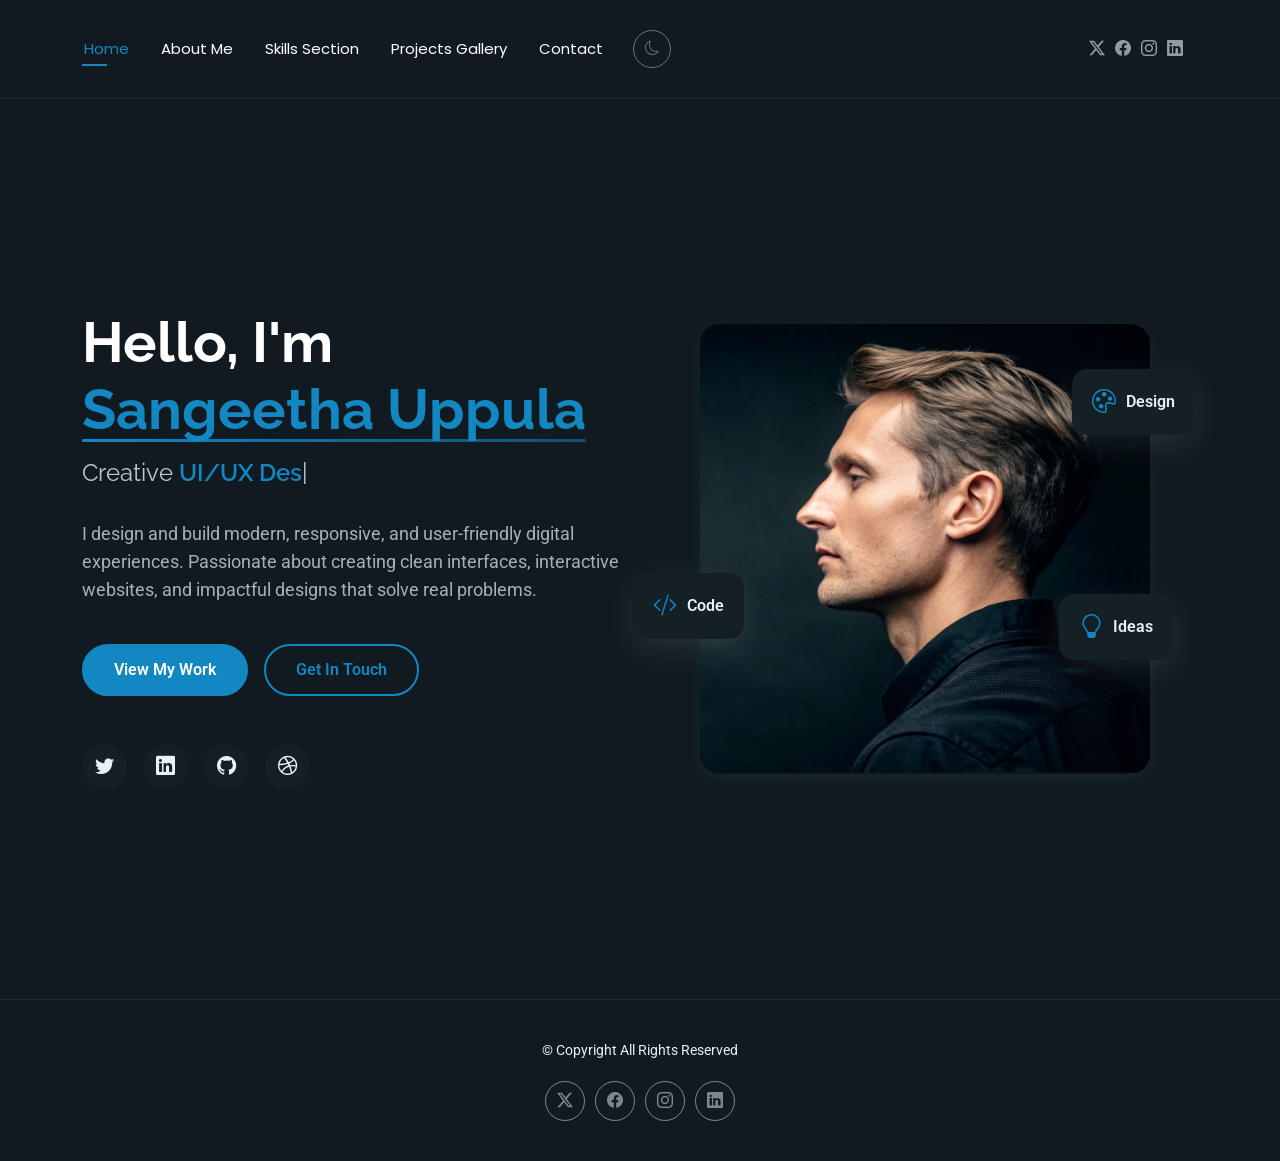
<file: index.html>
<!DOCTYPE html>
<html lang="en">

<head>
  <meta charset="utf-8">
  <meta content="width=device-width, initial-scale=1.0" name="viewport">
  <title>Index - FolioOne Bootstrap Template</title>
  <meta name="description" content="">
  <meta name="keywords" content="">

  <!-- Favicons -->
  <link href="img/favicon.png" rel="icon">
  <link href="img/apple-touch-icon.png" rel="apple-touch-icon">

  <!-- Fonts -->
  <link href="https://fonts.googleapis.com" rel="preconnect">
  <link href="https://fonts.gstatic.com" rel="preconnect" crossorigin>
  <link href="https://fonts.googleapis.com/css2?family=Roboto:ital,wght@0,100;0,300;0,400;0,500;0,700;0,900;1,100;1,300;1,400;1,500;1,700;1,900&family=Poppins:ital,wght@0,100;0,200;0,300;0,400;0,500;0,600;0,700;0,800;0,900;1,100;1,200;1,300;1,400;1,500;1,600;1,700;1,800;1,900&family=Raleway:ital,wght@0,100;0,200;0,300;0,400;0,500;0,600;0,700;0,800;0,900;1,100;1,200;1,300;1,400;1,500;1,600;1,700;1,800;1,900&display=swap" rel="stylesheet">

  <!-- Vendor CSS Files -->
  <link href="vendor/bootstrap/css/bootstrap.min.css" rel="stylesheet">
  <link href="vendor/bootstrap-icons/bootstrap-icons.css" rel="stylesheet">
  <link href="vendor/aos/aos.css" rel="stylesheet">
  <link href="vendor/swiper/swiper-bundle.min.css" rel="stylesheet">
  <link href="vendor/glightbox/css/glightbox.min.css" rel="stylesheet">

  <!-- Main CSS File -->
  <link href="css/main.css" rel="stylesheet">

  <!-- =======================================================
  * Template Name: FolioOne
  * Template URL: https://bootstrapmade.com/folioone-bootstrap-portfolio-website-template/
  * Updated: Aug 23 2025 with Bootstrap v5.3.7
  * Author: BootstrapMade.com
  * License: https://bootstrapmade.com/license/
  ======================================================== -->
</head>

<body class="index-page">

  <header id="header" class="header d-flex align-items-center light-background sticky-top">
    <div class="container position-relative d-flex align-items-center justify-content-between">

      <!-- <a href="index.html" class="logo d-flex align-items-center me-auto me-xl-0">
      <img src="assets/img/logo.webp" alt="">
      <h1 class="sitename">FolioOne</h1> 
    </a> -->

<nav id="navmenu" class="navmenu">

  <ul>

    <li>
      <a href="index.html" class="active">Home</a>
    </li>

    <li>
      <a href="about.html">About Me</a>
    </li>

    <li>
      <a href="skills.html">Skills Section</a>
    </li>

    <li>
      <a href="projects.html">Projects Gallery</a>
    </li>

    <li>
      <a href="contact.html">Contact </a>
    </li>
<li class="theme-toggle">
  <button id="themeToggle" class="btn btn-sm btn-outline-secondary">
    <i id="themeIcon" class="bi bi-moon"></i>
  </button>
</li>

  </ul>

  <i class="mobile-nav-toggle d-xl-none bi bi-list"></i>
</nav>
      <div class="header-social-links">
        <a href="#" class="twitter"><i class="bi bi-twitter-x"></i></a>
        <a href="#" class="facebook"><i class="bi bi-facebook"></i></a>
        <a href="#" class="instagram"><i class="bi bi-instagram"></i></a>
        <a href="#" class="linkedin"><i class="bi bi-linkedin"></i></a>
      </div>

    </div>
  </header>

  <main class="main">

    <!-- Hero Section -->
    <section id="hero" class="hero section">

      <div class="container" data-aos="fade-up" data-aos-delay="100">

        <div class="row gy-4 align-items-center">
          <div class="col-lg-6 order-2 order-lg-1">
            <div class="hero-content">
              <h1 data-aos="fade-up" data-aos-delay="200">Hello, I'm <span class="highlight">Sangeetha Uppula</span></h1>
              <h2 data-aos="fade-up" data-aos-delay="300">Creative <span class="typed" data-typed-items="UI/UX Designer, Web Developer, Digital Artist, Brand Strategist"></span></h2>
              <p data-aos="fade-up" data-aos-delay="400">I design and build modern, responsive, and user-friendly digital experiences.
  Passionate about creating clean interfaces, interactive websites, and impactful designs that solve real problems.</p></p>
              <div class="hero-actions" data-aos="fade-up" data-aos-delay="500">
                <a href="projects.html" class="btn btn-primary">View My Work</a>
                <a href="contact.html" class="btn btn-outline">Get In Touch</a>
              </div>
              <div class="social-links" data-aos="fade-up" data-aos-delay="600">
                <a href="#"><i class="bi bi-twitter"></i></a>
                <a href="#"><i class="bi bi-linkedin"></i></a>
                <a href="#"><i class="bi bi-github"></i></a>
                <a href="#"><i class="bi bi-dribbble"></i></a>
              </div>
            </div>
          </div>
          <div class="col-lg-6 order-1 order-lg-2">
            <div class="hero-image" data-aos="zoom-in" data-aos-delay="300">
              <div class="image-wrapper">
                
                <img src="img/profile/profile-square-11.webp" alt="Sarah Mitchell" class="img-fluid">
                <div class="floating-elements">
                  <div class="floating-card design" data-aos="fade-left" data-aos-delay="700">
                    <i class="bi bi-palette"></i>
                    <span>Design</span>
                  </div>
                  <div class="floating-card code" data-aos="fade-right" data-aos-delay="800">
                    <i class="bi bi-code-slash"></i>
                    <span>Code</span>
                  </div>
                  <div class="floating-card creativity" data-aos="fade-up" data-aos-delay="900">
                    <i class="bi bi-lightbulb"></i>
                    <span>Ideas</span>
                  </div>
                </div>
              </div>
            </div>
          </div>
        </div>

      </div>

    </section><!-- /Hero Section -->

  </main>

  <footer id="footer" class="footer">

    <div class="container">
      <div class="copyright text-center ">
        <p>© <span>Copyright</span> <span>All Rights Reserved<br></span></p>
      </div>
      <div class="social-links d-flex justify-content-center">
        <a href=""><i class="bi bi-twitter-x"></i></a>
        <a href=""><i class="bi bi-facebook"></i></a>
        <a href=""><i class="bi bi-instagram"></i></a>
        <a href=""><i class="bi bi-linkedin"></i></a>
      </div>
    </div>

  </footer>

  <!-- Scroll Top -->
  <a href="#" id="scroll-top" class="scroll-top d-flex align-items-center justify-content-center"><i class="bi bi-arrow-up-short"></i></a>

  <!-- Preloader -->
  <div id="preloader"></div>

  <!-- Vendor JS Files -->
  <script src="vendor/bootstrap/js/bootstrap.bundle.min.js"></script>
  <script src="vendor/php-email-form/validate.js"></script>
  <script src="vendor/aos/aos.js"></script>
  <script src="vendor/typed.js/typed.umd.js"></script>
  <script src="vendor/waypoints/noframework.waypoints.js"></script>
  <script src="vendor/purecounter/purecounter_vanilla.js"></script>
  <script src="vendor/swiper/swiper-bundle.min.js"></script>
  <script src="vendor/imagesloaded/imagesloaded.pkgd.min.js"></script>
  <script src="vendor/isotope-layout/isotope.pkgd.min.js"></script>
  <script src="vendor/glightbox/js/glightbox.min.js"></script>

  <!-- Main JS File -->
  <script src="js/main.js"></script>

</body>

</html>
</file>
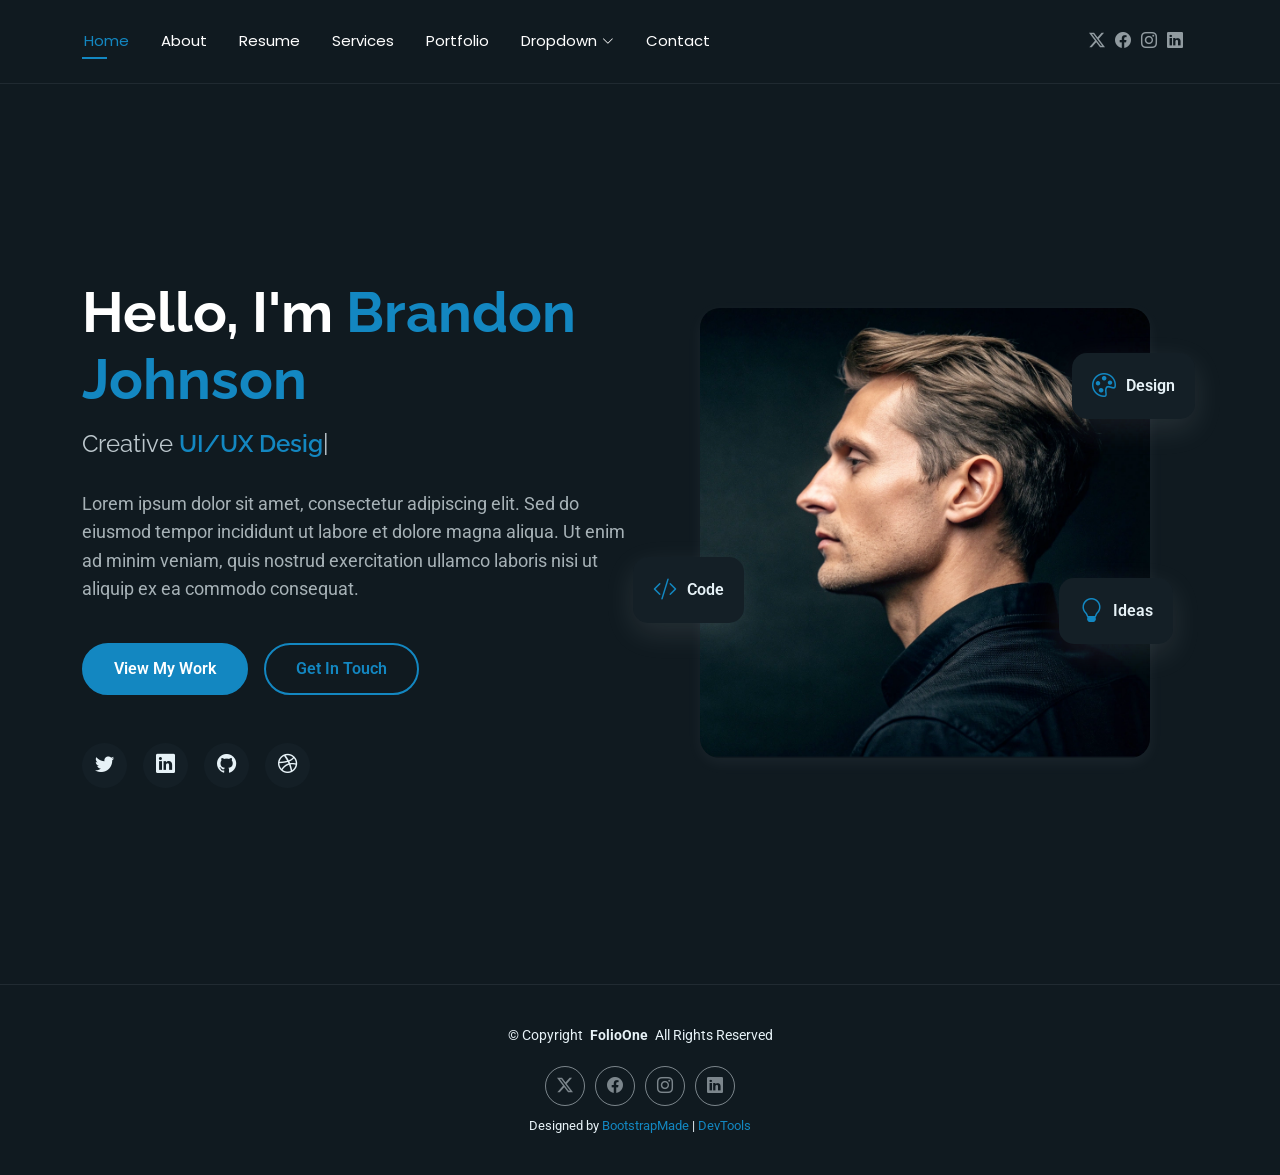
<file: FolioOne/index.html>
<!DOCTYPE html>
<html lang="en">

<head>
  <meta charset="utf-8">
  <meta content="width=device-width, initial-scale=1.0" name="viewport">
  <title>Index - FolioOne Bootstrap Template</title>
  <meta name="description" content="">
  <meta name="keywords" content="">

  <!-- Favicons -->
  <link href="assets/img/favicon.png" rel="icon">
  <link href="assets/img/apple-touch-icon.png" rel="apple-touch-icon">

  <!-- Fonts -->
  <link href="https://fonts.googleapis.com" rel="preconnect">
  <link href="https://fonts.gstatic.com" rel="preconnect" crossorigin>
  <link href="https://fonts.googleapis.com/css2?family=Roboto:ital,wght@0,100;0,300;0,400;0,500;0,700;0,900;1,100;1,300;1,400;1,500;1,700;1,900&family=Poppins:ital,wght@0,100;0,200;0,300;0,400;0,500;0,600;0,700;0,800;0,900;1,100;1,200;1,300;1,400;1,500;1,600;1,700;1,800;1,900&family=Raleway:ital,wght@0,100;0,200;0,300;0,400;0,500;0,600;0,700;0,800;0,900;1,100;1,200;1,300;1,400;1,500;1,600;1,700;1,800;1,900&display=swap" rel="stylesheet">

  <!-- Vendor CSS Files -->
  <link href="assets/vendor/bootstrap/css/bootstrap.min.css" rel="stylesheet">
  <link href="assets/vendor/bootstrap-icons/bootstrap-icons.css" rel="stylesheet">
  <link href="assets/vendor/aos/aos.css" rel="stylesheet">
  <link href="assets/vendor/swiper/swiper-bundle.min.css" rel="stylesheet">
  <link href="assets/vendor/glightbox/css/glightbox.min.css" rel="stylesheet">

  <!-- Main CSS File -->
  <link href="assets/css/main.css" rel="stylesheet">

  <!-- =======================================================
  * Template Name: FolioOne
  * Template URL: https://bootstrapmade.com/folioone-bootstrap-portfolio-website-template/
  * Updated: Aug 23 2025 with Bootstrap v5.3.7
  * Author: BootstrapMade.com
  * License: https://bootstrapmade.com/license/
  ======================================================== -->
</head>

<body class="index-page">

  <header id="header" class="header d-flex align-items-center light-background sticky-top">
    <div class="container position-relative d-flex align-items-center justify-content-between">

      <!-- <a href="index.html" class="logo d-flex align-items-center me-auto me-xl-0">
      <img src="assets/img/logo.webp" alt="">
      <h1 class="sitename">FolioOne</h1> 
    </a> -->

      <nav id="navmenu" class="navmenu">
        <ul>
          <li><a href="index.html" class="active">Home</a></li>
          <li><a href="about.html">About</a></li>
          <li><a href="resume.html">Resume</a></li>
          <li><a href="services.html">Services</a></li>
          <li><a href="portfolio.html">Portfolio</a></li>
          <li class="dropdown"><a href="#"><span>Dropdown</span> <i class="bi bi-chevron-down toggle-dropdown"></i></a>
            <ul>
              <li><a href="#">Dropdown 1</a></li>
              <li class="dropdown"><a href="#"><span>Deep Dropdown</span> <i class="bi bi-chevron-down toggle-dropdown"></i></a>
                <ul>
                  <li><a href="#">Deep Dropdown 1</a></li>
                  <li><a href="#">Deep Dropdown 2</a></li>
                  <li><a href="#">Deep Dropdown 3</a></li>
                  <li><a href="#">Deep Dropdown 4</a></li>
                  <li><a href="#">Deep Dropdown 5</a></li>
                </ul>
              </li>
              <li><a href="#">Dropdown 2</a></li>
              <li><a href="#">Dropdown 3</a></li>
              <li><a href="#">Dropdown 4</a></li>
            </ul>
          </li>
          <li><a href="contact.html">Contact</a></li>
        </ul>
        <i class="mobile-nav-toggle d-xl-none bi bi-list"></i>
      </nav>

      <div class="header-social-links">
        <a href="#" class="twitter"><i class="bi bi-twitter-x"></i></a>
        <a href="#" class="facebook"><i class="bi bi-facebook"></i></a>
        <a href="#" class="instagram"><i class="bi bi-instagram"></i></a>
        <a href="#" class="linkedin"><i class="bi bi-linkedin"></i></a>
      </div>

    </div>
  </header>

  <main class="main">

    <!-- Hero Section -->
    <section id="hero" class="hero section">

      <div class="container" data-aos="fade-up" data-aos-delay="100">

        <div class="row gy-4 align-items-center">
          <div class="col-lg-6 order-2 order-lg-1">
            <div class="hero-content">
              <h1 data-aos="fade-up" data-aos-delay="200">Hello, I'm <span class="highlight">Brandon Johnson</span></h1>
              <h2 data-aos="fade-up" data-aos-delay="300">Creative <span class="typed" data-typed-items="UI/UX Designer, Web Developer, Digital Artist, Brand Strategist"></span></h2>
              <p data-aos="fade-up" data-aos-delay="400">Lorem ipsum dolor sit amet, consectetur adipiscing elit. Sed do eiusmod tempor incididunt ut labore et dolore magna aliqua. Ut enim ad minim veniam, quis nostrud exercitation ullamco laboris nisi ut aliquip ex ea commodo consequat.</p>
              <div class="hero-actions" data-aos="fade-up" data-aos-delay="500">
                <a href="portfolio.html" class="btn btn-primary">View My Work</a>
                <a href="contact.html" class="btn btn-outline">Get In Touch</a>
              </div>
              <div class="social-links" data-aos="fade-up" data-aos-delay="600">
                <a href="#"><i class="bi bi-twitter"></i></a>
                <a href="#"><i class="bi bi-linkedin"></i></a>
                <a href="#"><i class="bi bi-github"></i></a>
                <a href="#"><i class="bi bi-dribbble"></i></a>
              </div>
            </div>
          </div>
          <div class="col-lg-6 order-1 order-lg-2">
            <div class="hero-image" data-aos="zoom-in" data-aos-delay="300">
              <div class="image-wrapper">
                <img src="assets/img/profile/profile-square-11.webp" alt="Sarah Mitchell" class="img-fluid">
                <div class="floating-elements">
                  <div class="floating-card design" data-aos="fade-left" data-aos-delay="700">
                    <i class="bi bi-palette"></i>
                    <span>Design</span>
                  </div>
                  <div class="floating-card code" data-aos="fade-right" data-aos-delay="800">
                    <i class="bi bi-code-slash"></i>
                    <span>Code</span>
                  </div>
                  <div class="floating-card creativity" data-aos="fade-up" data-aos-delay="900">
                    <i class="bi bi-lightbulb"></i>
                    <span>Ideas</span>
                  </div>
                </div>
              </div>
            </div>
          </div>
        </div>

      </div>

    </section><!-- /Hero Section -->

  </main>

  <footer id="footer" class="footer">

    <div class="container">
      <div class="copyright text-center ">
        <p>© <span>Copyright</span> <strong class="px-1 sitename">FolioOne</strong> <span>All Rights Reserved<br></span></p>
      </div>
      <div class="social-links d-flex justify-content-center">
        <a href=""><i class="bi bi-twitter-x"></i></a>
        <a href=""><i class="bi bi-facebook"></i></a>
        <a href=""><i class="bi bi-instagram"></i></a>
        <a href=""><i class="bi bi-linkedin"></i></a>
      </div>
      <div class="credits">
        <!-- All the links in the footer should remain intact. -->
        <!-- You can delete the links only if you've purchased the pro version. -->
        <!-- Licensing information: https://bootstrapmade.com/license/ -->
        <!-- Purchase the pro version with working PHP/AJAX contact form: [buy-url] -->
        Designed by <a href="https://bootstrapmade.com/">BootstrapMade</a> | <a href="https://bootstrapmade.com/tools/">DevTools</a>
      </div>
    </div>

  </footer>

  <!-- Scroll Top -->
  <a href="#" id="scroll-top" class="scroll-top d-flex align-items-center justify-content-center"><i class="bi bi-arrow-up-short"></i></a>

  <!-- Preloader -->
  <div id="preloader"></div>

  <!-- Vendor JS Files -->
  <script src="assets/vendor/bootstrap/js/bootstrap.bundle.min.js"></script>
  <script src="assets/vendor/php-email-form/validate.js"></script>
  <script src="assets/vendor/aos/aos.js"></script>
  <script src="assets/vendor/typed.js/typed.umd.js"></script>
  <script src="assets/vendor/waypoints/noframework.waypoints.js"></script>
  <script src="assets/vendor/purecounter/purecounter_vanilla.js"></script>
  <script src="assets/vendor/swiper/swiper-bundle.min.js"></script>
  <script src="assets/vendor/imagesloaded/imagesloaded.pkgd.min.js"></script>
  <script src="assets/vendor/isotope-layout/isotope.pkgd.min.js"></script>
  <script src="assets/vendor/glightbox/js/glightbox.min.js"></script>

  <!-- Main JS File -->
  <script src="assets/js/main.js"></script>

</body>

</html>
</file>
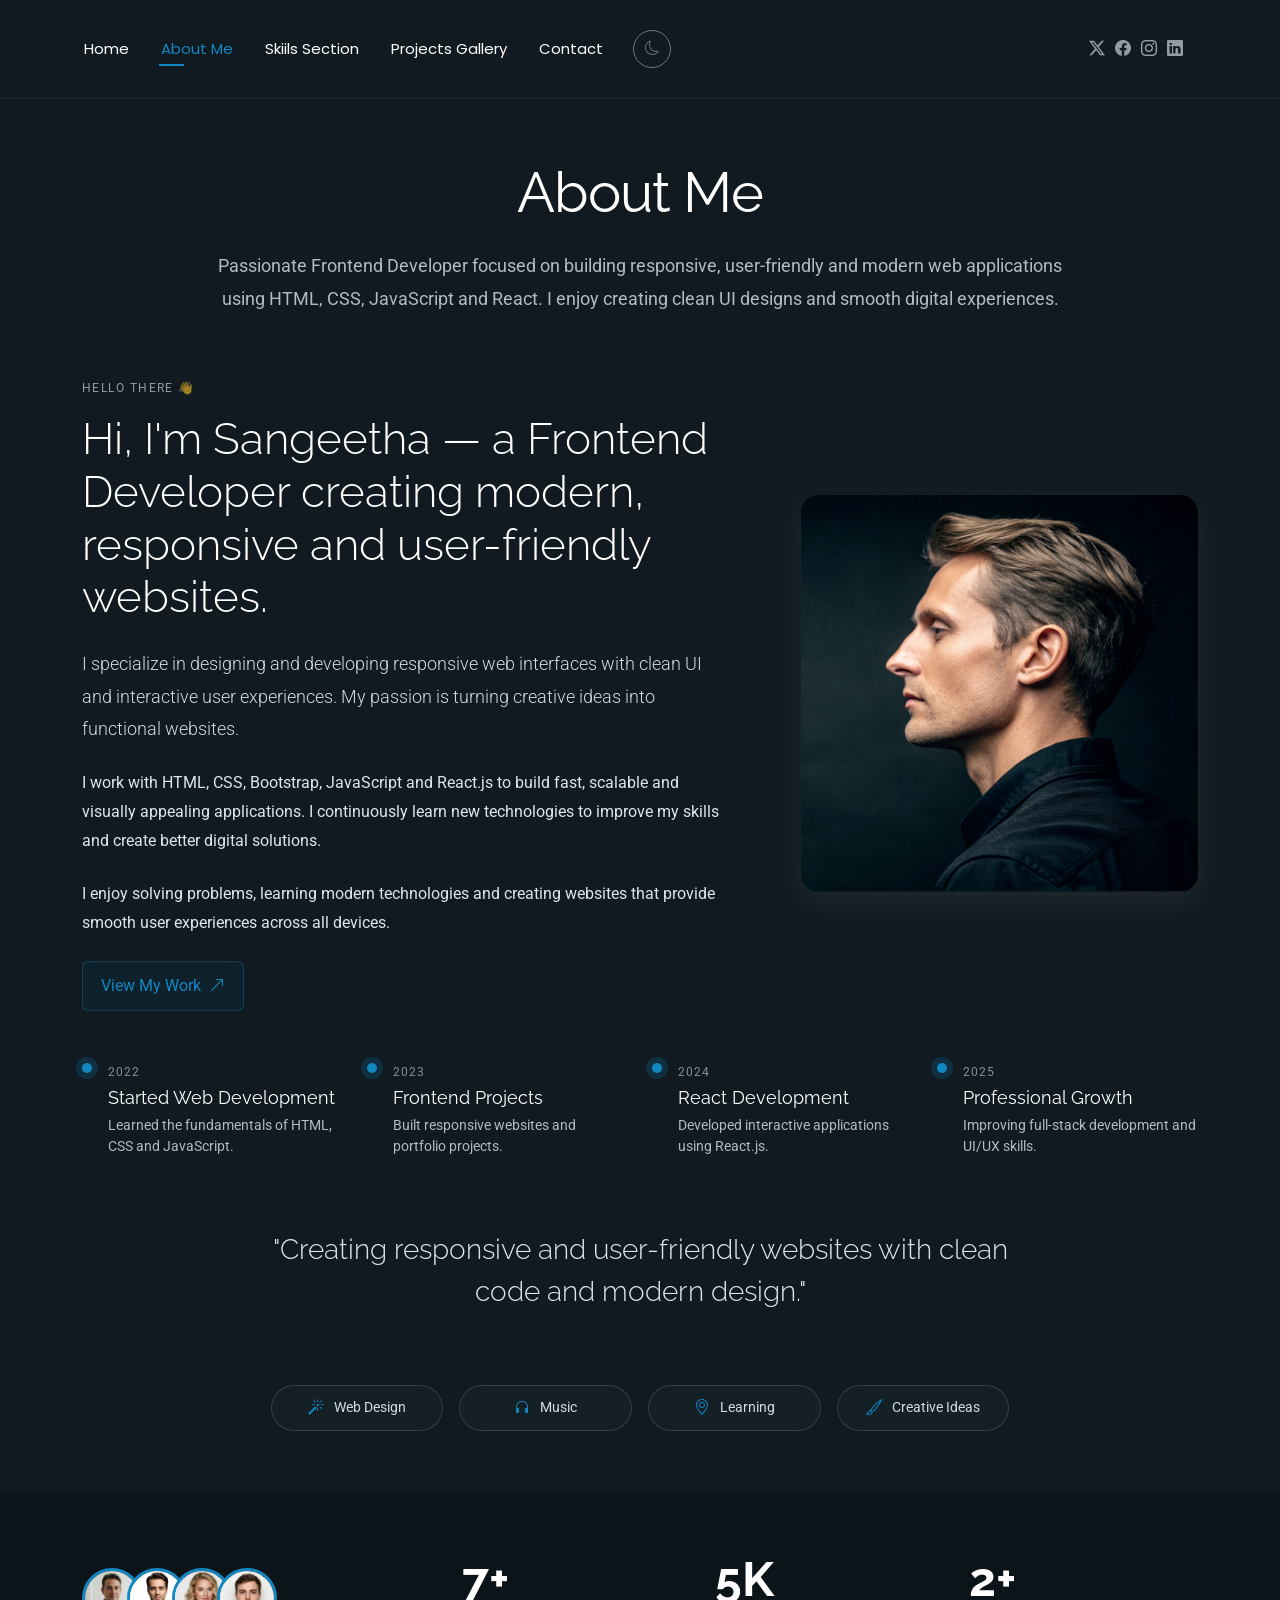
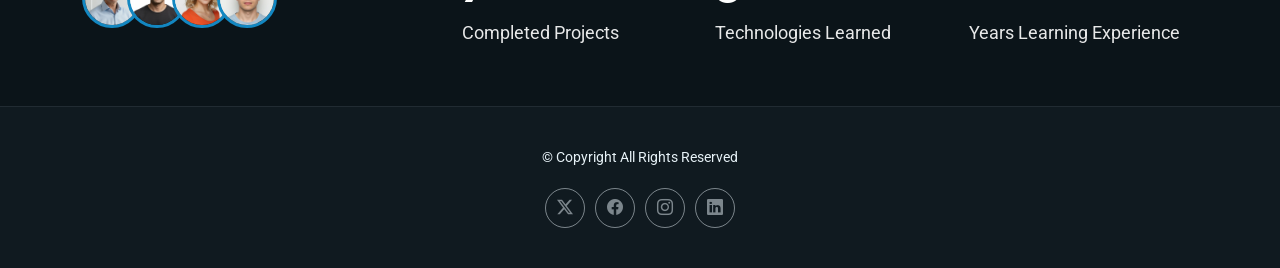
<file: about.html>
<!DOCTYPE html>
<html lang="en">

<head>
  <meta charset="utf-8">
  <meta content="width=device-width, initial-scale=1.0" name="viewport">
  <title>About me</title>
  <meta name="description" content="">
  <meta name="keywords" content="">

  <!-- Favicons -->
  <link href="img/favicon.png" rel="icon">
  <link href="img/apple-touch-icon.png" rel="apple-touch-icon">

  <!-- Fonts -->
  <link href="https://fonts.googleapis.com" rel="preconnect">
  <link href="https://fonts.gstatic.com" rel="preconnect" crossorigin>
  <link href="https://fonts.googleapis.com/css2?family=Roboto:ital,wght@0,100;0,300;0,400;0,500;0,700;0,900;1,100;1,300;1,400;1,500;1,700;1,900&family=Poppins:ital,wght@0,100;0,200;0,300;0,400;0,500;0,600;0,700;0,800;0,900;1,100;1,200;1,300;1,400;1,500;1,600;1,700;1,800;1,900&family=Raleway:ital,wght@0,100;0,200;0,300;0,400;0,500;0,600;0,700;0,800;0,900;1,100;1,200;1,300;1,400;1,500;1,600;1,700;1,800;1,900&display=swap" rel="stylesheet">

  <!-- Vendor CSS Files -->
  <link href="vendor/bootstrap/css/bootstrap.min.css" rel="stylesheet">
  <link href="vendor/bootstrap-icons/bootstrap-icons.css" rel="stylesheet">
  <link href="vendor/aos/aos.css" rel="stylesheet">
  <link href="vendor/swiper/swiper-bundle.min.css" rel="stylesheet">
  <link href="vendor/glightbox/css/glightbox.min.css" rel="stylesheet">

  <!-- Main CSS File -->
  <link href="css/main.css" rel="stylesheet">

  <!-- =======================================================
  * Template Name: FolioOne
  * Template URL: https://bootstrapmade.com/folioone-bootstrap-portfolio-website-template/
  * Updated: Aug 23 2025 with Bootstrap v5.3.7
  * Author: BootstrapMade.com
  * License: https://bootstrapmade.com/license/
  ======================================================== -->
</head>

<body class="about-page">

  <header id="header" class="header d-flex align-items-center light-background sticky-top">
    <div class="container position-relative d-flex align-items-center justify-content-between">

      <!-- <a href="index.html" class="logo d-flex align-items-center me-auto me-xl-0">
      <img src="img/logo.webp" alt="">
      <h1 class="sitename">FolioOne</h1> 
    </a> -->

      <nav id="navmenu" class="navmenu">
        <ul>
          <li><a href="index.html">Home</a></li>
          <li><a href="about.html" class="active">About Me</a></li>
          <li><a href="skills.html">Skiils Section</a></li>
          <li><a href="projects.html">Projects Gallery</a></li>
          <li><a href="contact.html">Contact</a></li>
          <li class="theme-toggle">
  <button id="themeToggle" class="btn btn-sm btn-outline-secondary">
    <i id="themeIcon" class="bi bi-moon"></i>
  </button>
</li>

        </ul>
        <i class="mobile-nav-toggle d-xl-none bi bi-list"></i>
      </nav>

      <div class="header-social-links">
        <a href="#" class="twitter"><i class="bi bi-twitter-x"></i></a>
        <a href="#" class="facebook"><i class="bi bi-facebook"></i></a>
        <a href="#" class="instagram"><i class="bi bi-instagram"></i></a>
        <a href="#" class="linkedin"><i class="bi bi-linkedin"></i></a>
      </div>

    </div>
  </header>

  <main class="main">

    <!-- About Section -->
    <section id="about" class="about section">

      <!-- Section Title -->
      <div class="container section-title" data-aos="fade-up">
        <h2>About Me</h2>
        <p>
  Passionate Frontend Developer focused on building responsive,
  user-friendly and modern web applications using HTML, CSS,
  JavaScript and React. I enjoy creating clean UI designs and
  smooth digital experiences.
</p>
      </div><!-- End Section Title -->

      <div class="container" data-aos="fade-up" data-aos-delay="100">

        <!-- Intro + Photo -->
        <div class="row align-items-center justify-content-between gy-5 mb-5">
          <div class="col-lg-7" data-aos="fade-right" data-aos-delay="150">
            <div class="intro-content">
              <span class="eyebrow">Hello There 👋</span>

<h2 class="headline">
  Hi, I'm Sangeetha — a Frontend Developer creating modern,
  responsive and user-friendly websites.
</h2>
<p class="lead">
  I specialize in designing and developing responsive web
  interfaces with clean UI and interactive user experiences.
  My passion is turning creative ideas into functional websites.
</p>
<p>
  I work with HTML, CSS, Bootstrap, JavaScript and React.js
  to build fast, scalable and visually appealing applications.
  I continuously learn new technologies to improve my skills
  and create better digital solutions.
</p>
<p>
  I enjoy solving problems, learning modern technologies
  and creating websites that provide smooth user experiences
  across all devices.
</p>

              <div class="cta-group">
                <a href="projects.html" class="btn-ghost">
                  View My Work <i class="bi bi-arrow-up-right"></i>
                </a>
               
              </div>
            </div>
          </div>

          <div class="col-lg-5" data-aos="zoom-in" data-aos-delay="250">
            <figure class="profile-figure text-center text-lg-end">
              <img src="img/profile/profile-square-11.webp" alt="Portrait of Alex" class="img-fluid profile-photo">
            </figure>
          </div>
        </div>
        <!-- End Intro + Photo -->


        <!-- Journey Timeline -->
        <div class="mb-5">
          <div class="row g-4">
            <div class="col-md-6 col-lg-3" data-aos="fade-up" data-aos-delay="120">
              <article class="timeline-item">
                <span class="dot"></span>
                 <time>2022</time>
  <h4>Started Web Development</h4>
  <p>Learned the fundamentals of HTML, CSS and JavaScript.</p>

                </article>
            </div>
            <div class="col-md-6 col-lg-3" data-aos="fade-up" data-aos-delay="180">
              <article class="timeline-item">
                <span class="dot"></span>
                <time>2023</time>
  <h4>Frontend Projects</h4>
  <p>Built responsive websites and portfolio projects.</p>

              </article>
            </div>
            <div class="col-md-6 col-lg-3" data-aos="fade-up" data-aos-delay="240">
              <article class="timeline-item">
                <span class="dot"></span>
                 <time>2024</time>
  <h4>React Development</h4>
  <p>Developed interactive applications using React.js.</p>

              </article>
            </div>
            <div class="col-md-6 col-lg-3" data-aos="fade-up" data-aos-delay="300">
              <article class="timeline-item">
                <span class="dot"></span>
                 <time>2025</time>
  <h4>Professional Growth</h4>
  <p>Improving full-stack development and UI/UX skills.</p>

              </article>
            </div>
          </div>
        </div>
        <!-- End Journey Timeline -->

        <!-- Quote -->
        <blockquote class="personal-quote text-center mb-5" data-aos="fade-down" data-aos-delay="200">
        <p>
  "Creating responsive and user-friendly websites with clean
  code and modern design."
</p>
        </blockquote>
        <!-- End Quote -->

        <!-- Fun Facts -->
        <div class="row g-3 justify-content-center">
          <div class="col-6 col-md-3 col-lg-2" data-aos="zoom-in" data-aos-delay="120">
            <div class="fact-pill">
              <i class="bi bi-magic"></i>
              <span>Web Design</span>
            </div>
          </div>
          <div class="col-6 col-md-3 col-lg-2" data-aos="zoom-in" data-aos-delay="160">
            <div class="fact-pill">
              <i class="bi bi-headphones"></i>
                <span>Music</span>

            </div>
          </div>
          <div class="col-6 col-md-3 col-lg-2" data-aos="zoom-in" data-aos-delay="200">
            <div class="fact-pill">
              <i class="bi bi-geo-alt"></i>
              <span>Learning</span>
            </div>
          </div>
          <div class="col-6 col-md-3 col-lg-2" data-aos="zoom-in" data-aos-delay="240">
            <div class="fact-pill">
              <i class="bi bi-brush"></i>
              <span>Creative Ideas</span>
            </div>
          </div>
        </div>
        <!-- End Fun Facts -->

      </div>

    </section><!-- /About Section -->

    <!-- Skills Section -->

    <!-- Stats Section -->
    <section id="stats" class="stats section dark-background">

      <div class="container" data-aos="fade-up" data-aos-delay="100">

        <div class="row align-items-center">
          <div class="col-lg-4" data-aos="fade-up" data-aos-delay="200">
            <div class="avatars d-flex align-items-center">
              <img src="img/person/person-m-2.webp" alt="Avatar 1" class="rounded-circle" loading="lazy">
              <img src="img/person/person-m-3.webp" alt="Avatar 2" class="rounded-circle" loading="lazy">
              <img src="img/person/person-f-5.webp" alt="Avatar 3" class="rounded-circle" loading="lazy">
              <img src="img/person/person-m-5.webp" alt="Avatar 4" class="rounded-circle" loading="lazy">
            </div>
          </div>

          <div class="col-lg-8">
            <div class="row counters">
              <div class="col-md-4" data-aos="fade-up" data-aos-delay="300">
                <h2><span data-purecounter-start="0" data-purecounter-end="15" data-purecounter-duration="1" class="purecounter"></span>+</h2>
                   <p>Completed Projects</p>

              </div>

              <div class="col-md-4" data-aos="fade-up" data-aos-delay="400">
                <h2><span data-purecounter-start="0" data-purecounter-end="10" data-purecounter-duration="1" class="purecounter"></span>K</h2>
                    <p>Technologies Learned</p>

              </div>

              <div class="col-md-4" data-aos="fade-up" data-aos-delay="500">
                <h2><span data-purecounter-start="0" data-purecounter-end="4" data-purecounter-duration="1" class="purecounter"></span>+</h2>
                    <p>Years Learning Experience</p>

              </div>
            </div>
          </div>
        </div>
      </div>

    </section><!-- /Stats Section -->



  <footer id="footer" class="footer">

    <div class="container">
      <div class="copyright text-center ">
        <p>© <span>Copyright</span>  <span>All Rights Reserved<br></span></p>
      </div>
      <div class="social-links d-flex justify-content-center">
        <a href=""><i class="bi bi-twitter-x"></i></a>
        <a href=""><i class="bi bi-facebook"></i></a>
        <a href=""><i class="bi bi-instagram"></i></a>
        <a href=""><i class="bi bi-linkedin"></i></a>
      </div>
     
    </div>

  </footer>

  <!-- Scroll Top -->
  <a href="#" id="scroll-top" class="scroll-top d-flex align-items-center justify-content-center"><i class="bi bi-arrow-up-short"></i></a>

  <!-- Preloader -->
  <div id="preloader"></div>

  <!-- Vendor JS Files -->
  <script src="vendor/bootstrap/js/bootstrap.bundle.min.js"></script>
  <script src="vendor/php-email-form/validate.js"></script>
  <script src="vendor/aos/aos.js"></script>
  <script src="vendor/typed.js/typed.umd.js"></script>
  <script src="vendor/waypoints/noframework.waypoints.js"></script>
  <script src="vendor/purecounter/purecounter_vanilla.js"></script>
  <script src="vendor/swiper/swiper-bundle.min.js"></script>
  <script src="vendor/imagesloaded/imagesloaded.pkgd.min.js"></script>
  <script src="vendor/isotope-layout/isotope.pkgd.min.js"></script>
  <script src="vendor/glightbox/js/glightbox.min.js"></script>

  <!-- Main JS File -->
  <script src="js/main.js"></script>

</body>

</html>
</file>
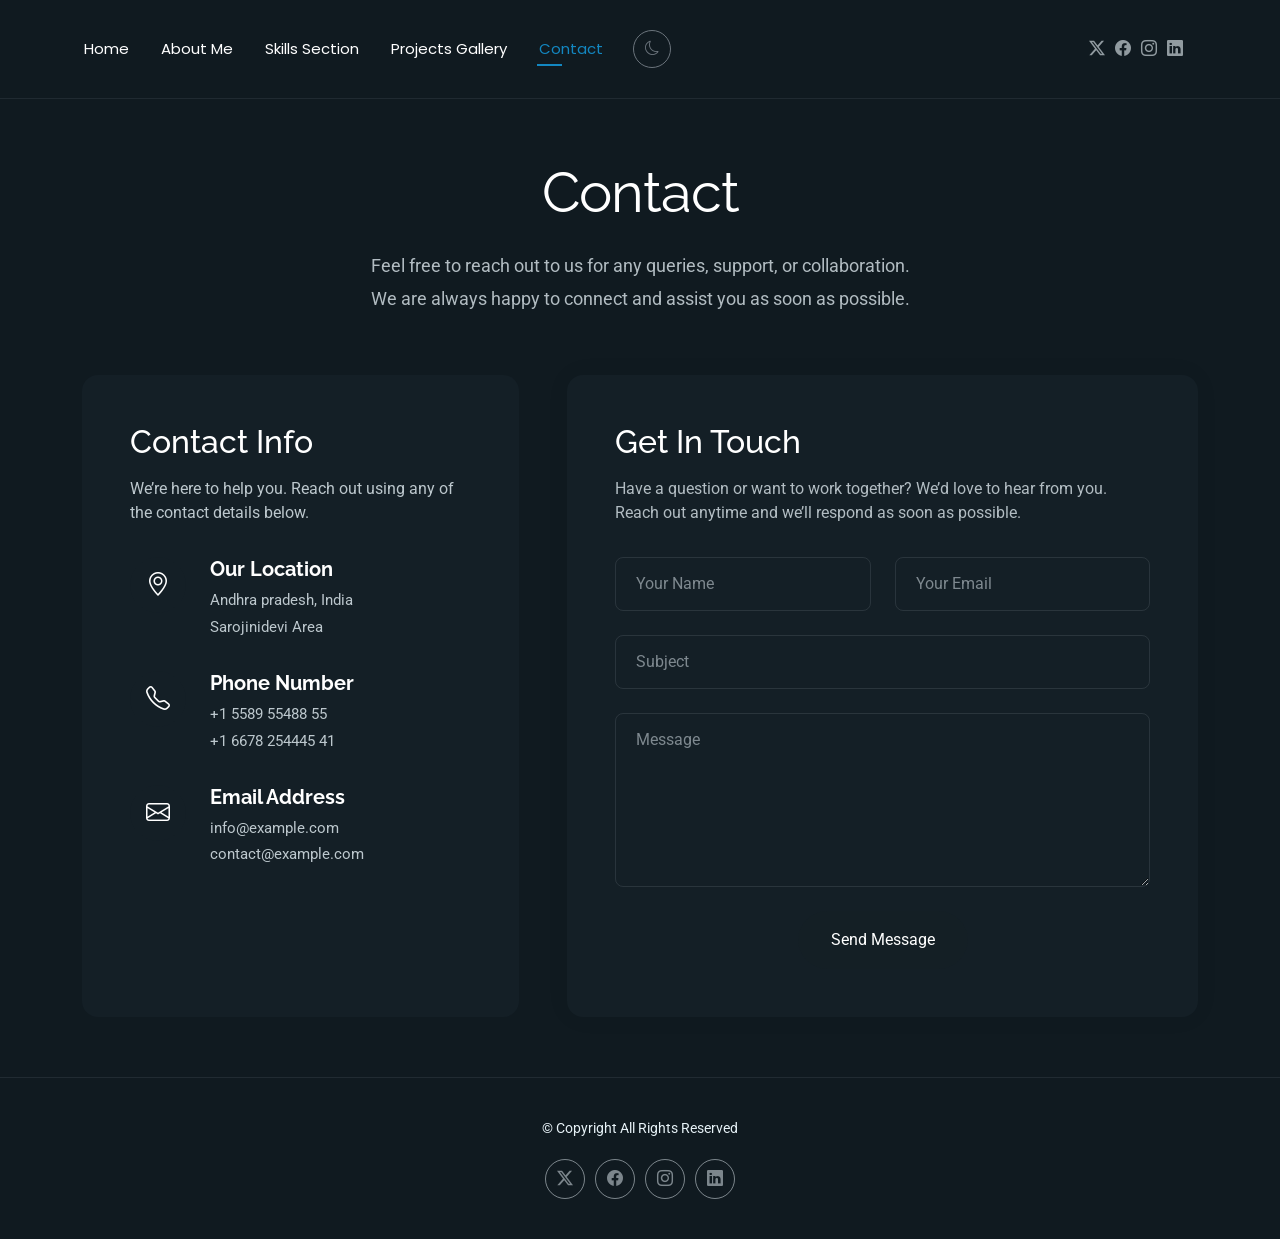
<file: contact.html>
<!DOCTYPE html>
<html lang="en">

<head>
  <meta charset="utf-8">
  <meta content="width=device-width, initial-scale=1.0" name="viewport">
  <title>Contact - FolioOne Bootstrap Template</title>
  <meta name="description" content="">
  <meta name="keywords" content="">

  <!-- Favicons -->
  <link href="img/favicon.png" rel="icon">
  <link href="img/apple-touch-icon.png" rel="apple-touch-icon">

  <!-- Fonts -->
  <link href="https://fonts.googleapis.com" rel="preconnect">
  <link href="https://fonts.gstatic.com" rel="preconnect" crossorigin>
  <link href="https://fonts.googleapis.com/css2?family=Roboto:ital,wght@0,100;0,300;0,400;0,500;0,700;0,900;1,100;1,300;1,400;1,500;1,700;1,900&family=Poppins:ital,wght@0,100;0,200;0,300;0,400;0,500;0,600;0,700;0,800;0,900;1,100;1,200;1,300;1,400;1,500;1,600;1,700;1,800;1,900&family=Raleway:ital,wght@0,100;0,200;0,300;0,400;0,500;0,600;0,700;0,800;0,900;1,100;1,200;1,300;1,400;1,500;1,600;1,700;1,800;1,900&display=swap" rel="stylesheet">

  <!-- Vendor CSS Files -->
  <link href="vendor/bootstrap/css/bootstrap.min.css" rel="stylesheet">
  <link href="vendor/bootstrap-icons/bootstrap-icons.css" rel="stylesheet">
  <link href="vendor/aos/aos.css" rel="stylesheet">
  <link href="vendor/swiper/swiper-bundle.min.css" rel="stylesheet">
  <link href="vendor/glightbox/css/glightbox.min.css" rel="stylesheet">

  <!-- Main CSS File -->
  <link href="css/main.css" rel="stylesheet">

  <!-- =======================================================
  * Template Name: FolioOne
  * Template URL: https://bootstrapmade.com/folioone-bootstrap-portfolio-website-template/
  * Updated: Aug 23 2025 with Bootstrap v5.3.7
  * Author: BootstrapMade.com
  * License: https://bootstrapmade.com/license/
  ======================================================== -->
</head>

<body class="contact-page">

  <header id="header" class="header d-flex align-items-center light-background sticky-top">
    <div class="container position-relative d-flex align-items-center justify-content-between">

      <!-- <a href="index.html" class="logo d-flex align-items-center me-auto me-xl-0">
      <img src="img/logo.webp" alt="">
      <h1 class="sitename">FolioOne</h1> 
    </a> -->

      <nav id="navmenu" class="navmenu">
        <ul>
          <li><a href="index.html">Home</a></li>
          <li><a href="about.html">About Me</a></li>
          <li><a href="skills.html">Skills Section</a></li>
          <li><a href="projects.html">Projects Gallery</a></li>
          <li><a href="contact.html" class="active">Contact</a></li>
          <li class="theme-toggle">
  <button id="themeToggle" class="btn btn-sm btn-outline-secondary">
    <i id="themeIcon" class="bi bi-moon"></i>
  </button>
</li>

        </ul>
        <i class="mobile-nav-toggle d-xl-none bi bi-list"></i>
      </nav>

      <div class="header-social-links">
        <a href="#" class="twitter"><i class="bi bi-twitter-x"></i></a>
        <a href="#" class="facebook"><i class="bi bi-facebook"></i></a>
        <a href="#" class="instagram"><i class="bi bi-instagram"></i></a>
        <a href="#" class="linkedin"><i class="bi bi-linkedin"></i></a>
      </div>

    </div>
  </header>

  <main class="main">

    <!-- Contact Section -->
    <section id="contact" class="contact section">

      <!-- Section Title -->
      <div class="container section-title" data-aos="fade-up">
        <h2>Contact</h2>
        <p> Feel free to reach out to us for any queries, support, or collaboration.
    We are always happy to connect and assist you as soon as possible.
  </p>
      </div><!-- End Section Title -->

      <div class="container" data-aos="fade-up" data-aos-delay="100">

        <div class="row g-4 g-lg-5">
          <div class="col-lg-5">
            <div class="info-box" data-aos="fade-up" data-aos-delay="200">
              <h3>Contact Info</h3>
              <p>We’re here to help you. Reach out using any of the contact details below.
</p>
              <div class="info-item" data-aos="fade-up" data-aos-delay="300">
                <div class="icon-box">
                  <i class="bi bi-geo-alt"></i>
                </div>
                <div class="content">
                  <h4>Our Location</h4>
                  <p>Andhra pradesh, India</p>
            <p>Sarojinidevi Area</p>
                </div>
              </div>

              <div class="info-item" data-aos="fade-up" data-aos-delay="400">
                <div class="icon-box">
                  <i class="bi bi-telephone"></i>
                </div>
                <div class="content">
                  <h4>Phone Number</h4>
                  <p>+1 5589 55488 55</p>
                  <p>+1 6678 254445 41</p>
                </div>
              </div>

              <div class="info-item" data-aos="fade-up" data-aos-delay="500">
                <div class="icon-box">
                  <i class="bi bi-envelope"></i>
                </div>
                <div class="content">
                  <h4>Email Address</h4>
                  <p>info@example.com</p>
                  <p>contact@example.com</p>
                </div>
              </div>
            </div>
          </div>

          <div class="col-lg-7">
            <div class="contact-form" data-aos="fade-up" data-aos-delay="300">
              <h3>Get In Touch</h3>
<p>
  Have a question or want to work together? We’d love to hear from you.
  Reach out anytime and we’ll respond as soon as possible.
</p>
              <form action="forms/contact.php" method="post" class="php-email-form" data-aos="fade-up" data-aos-delay="200">
                <div class="row gy-4">

                  <div class="col-md-6">
                    <input type="text" name="name" class="form-control" placeholder="Your Name" required="">
                  </div>

                  <div class="col-md-6 ">
                    <input type="email" class="form-control" name="email" placeholder="Your Email" required="">
                  </div>

                  <div class="col-12">
                    <input type="text" class="form-control" name="subject" placeholder="Subject" required="">
                  </div>

                  <div class="col-12">
                    <textarea class="form-control" name="message" rows="6" placeholder="Message" required=""></textarea>
                  </div>

                  <div class="col-12 text-center">
                    <div class="loading">Loading</div>
                    <div class="error-message"></div>
                    <div class="sent-message">Your message has been sent. Thank you!</div>

                    <button type="submit" class="btn">Send Message</button>
                  </div>

                </div>
              </form>

            </div>
          </div>

        </div>

      </div>

    </section><!-- /Contact Section -->

  </main>

  <footer id="footer" class="footer">

    <div class="container">
      <div class="copyright text-center ">
        <p>© <span>Copyright</span>  <span>All Rights Reserved<br></span></p>
      </div>
      <div class="social-links d-flex justify-content-center">
        <a href=""><i class="bi bi-twitter-x"></i></a>
        <a href=""><i class="bi bi-facebook"></i></a>
        <a href=""><i class="bi bi-instagram"></i></a>
        <a href=""><i class="bi bi-linkedin"></i></a>
      </div>
      
    </div>

  </footer>

  <!-- Scroll Top -->
  <a href="#" id="scroll-top" class="scroll-top d-flex align-items-center justify-content-center"><i class="bi bi-arrow-up-short"></i></a>

  <!-- Preloader -->
  <div id="preloader"></div>

  <!-- Vendor JS Files -->
  <script src="vendor/bootstrap/js/bootstrap.bundle.min.js"></script>
  <script src="vendor/php-email-form/validate.js"></script>
  <script src="vendor/aos/aos.js"></script>
  <script src="vendor/typed.js/typed.umd.js"></script>
  <script src="vendor/waypoints/noframework.waypoints.js"></script>
  <script src="vendor/purecounter/purecounter_vanilla.js"></script>
  <script src="vendor/swiper/swiper-bundle.min.js"></script>
  <script src="vendor/imagesloaded/imagesloaded.pkgd.min.js"></script>
  <script src="vendor/isotope-layout/isotope.pkgd.min.js"></script>
  <script src="vendor/glightbox/js/glightbox.min.js"></script>

  <!-- Main JS File -->
  <script src="js/main.js"></script>

</body>

</html>
</file>
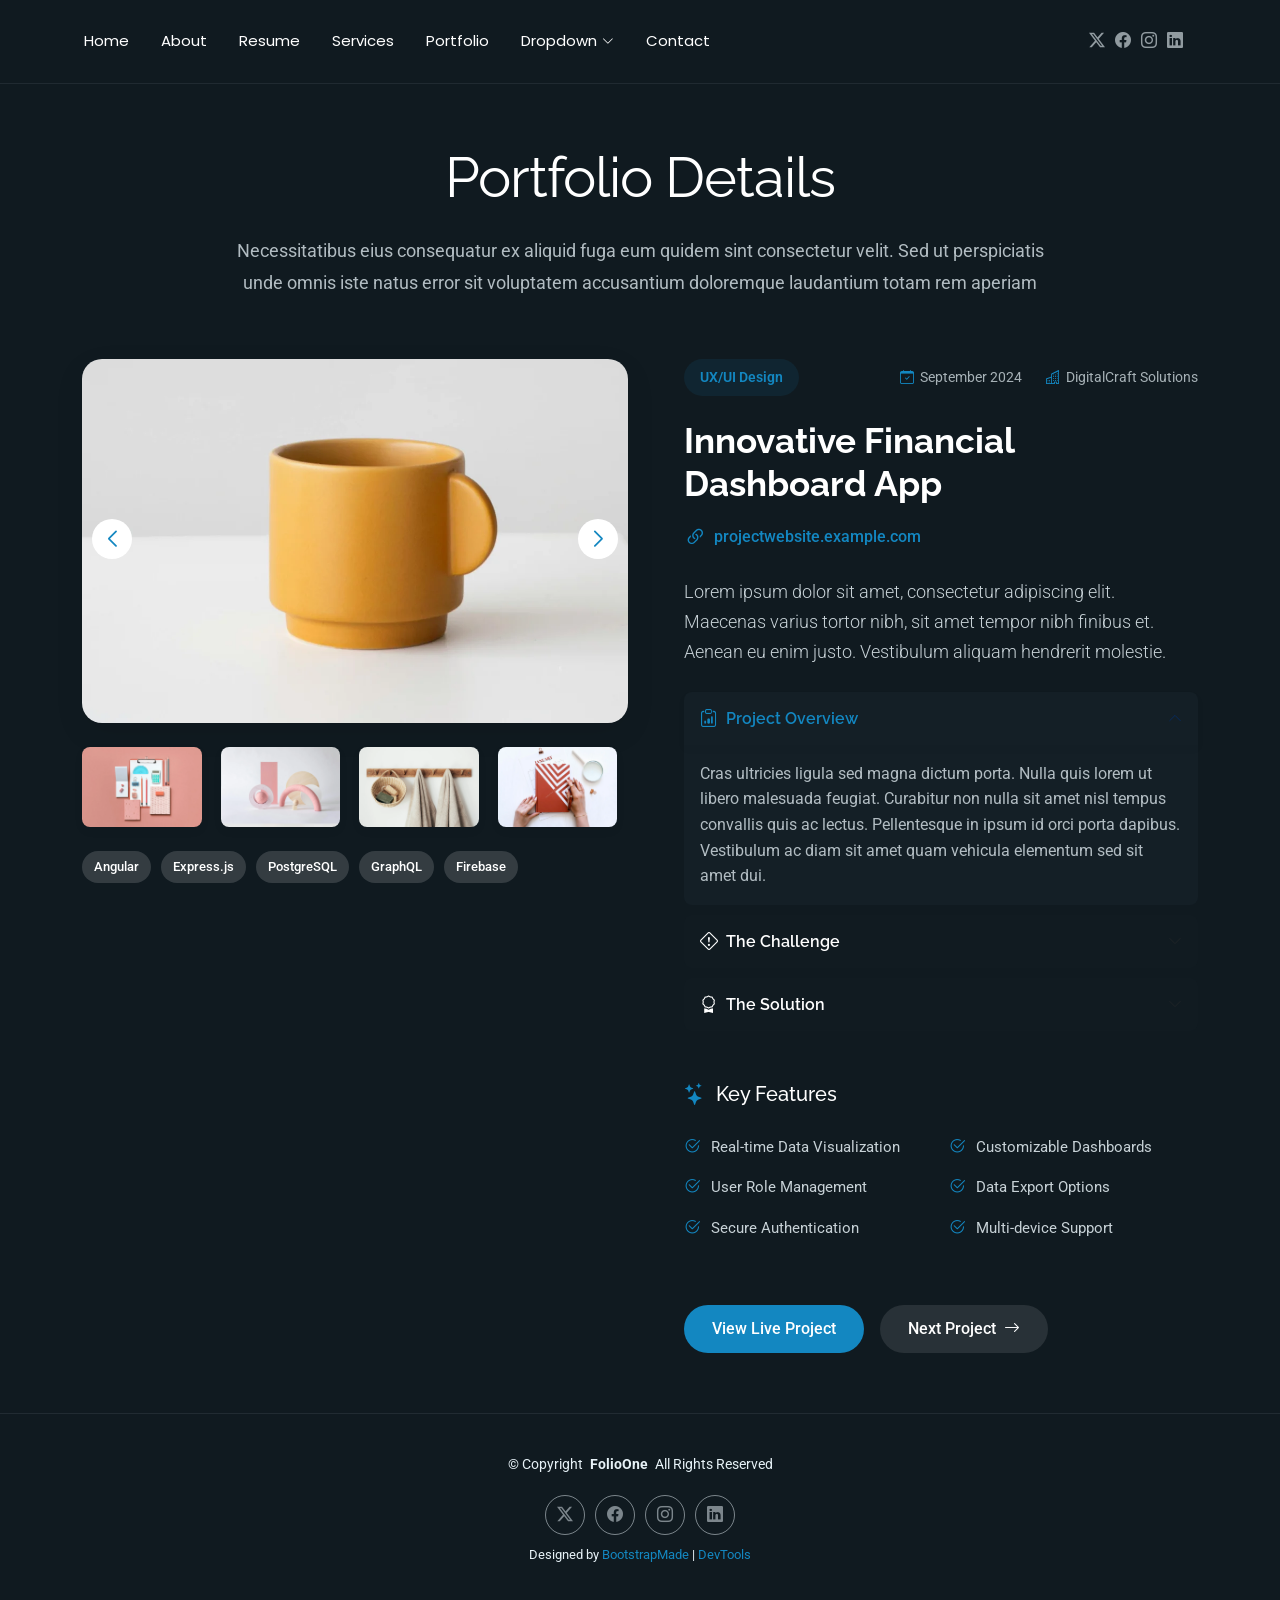
<file: portfolio-details.html>
<!DOCTYPE html>
<html lang="en">

<head>
  <meta charset="utf-8">
  <meta content="width=device-width, initial-scale=1.0" name="viewport">
  <title>Portfolio Details - FolioOne Bootstrap Template</title>
  <meta name="description" content="">
  <meta name="keywords" content="">

  <!-- Favicons -->
  <link href="assets/img/favicon.png" rel="icon">
  <link href="assets/img/apple-touch-icon.png" rel="apple-touch-icon">

  <!-- Fonts -->
  <link href="https://fonts.googleapis.com" rel="preconnect">
  <link href="https://fonts.gstatic.com" rel="preconnect" crossorigin>
  <link href="https://fonts.googleapis.com/css2?family=Roboto:ital,wght@0,100;0,300;0,400;0,500;0,700;0,900;1,100;1,300;1,400;1,500;1,700;1,900&family=Poppins:ital,wght@0,100;0,200;0,300;0,400;0,500;0,600;0,700;0,800;0,900;1,100;1,200;1,300;1,400;1,500;1,600;1,700;1,800;1,900&family=Raleway:ital,wght@0,100;0,200;0,300;0,400;0,500;0,600;0,700;0,800;0,900;1,100;1,200;1,300;1,400;1,500;1,600;1,700;1,800;1,900&display=swap" rel="stylesheet">

  <!-- Vendor CSS Files -->
  <link href="assets/vendor/bootstrap/css/bootstrap.min.css" rel="stylesheet">
  <link href="assets/vendor/bootstrap-icons/bootstrap-icons.css" rel="stylesheet">
  <link href="assets/vendor/aos/aos.css" rel="stylesheet">
  <link href="assets/vendor/swiper/swiper-bundle.min.css" rel="stylesheet">
  <link href="assets/vendor/glightbox/css/glightbox.min.css" rel="stylesheet">

  <!-- Main CSS File -->
  <link href="assets/css/main.css" rel="stylesheet">

  <!-- =======================================================
  * Template Name: FolioOne
  * Template URL: https://bootstrapmade.com/folioone-bootstrap-portfolio-website-template/
  * Updated: Aug 23 2025 with Bootstrap v5.3.7
  * Author: BootstrapMade.com
  * License: https://bootstrapmade.com/license/
  ======================================================== -->
</head>

<body class="portfolio-details-page">

  <header id="header" class="header d-flex align-items-center light-background sticky-top">
    <div class="container position-relative d-flex align-items-center justify-content-between">

      <!-- <a href="index.html" class="logo d-flex align-items-center me-auto me-xl-0">
      <img src="assets/img/logo.webp" alt="">
      <h1 class="sitename">FolioOne</h1> 
    </a> -->

      <nav id="navmenu" class="navmenu">
        <ul>
          <li><a href="index.html">Home</a></li>
          <li><a href="about.html">About</a></li>
          <li><a href="resume.html">Resume</a></li>
          <li><a href="services.html">Services</a></li>
          <li><a href="portfolio.html">Portfolio</a></li>
          <li class="dropdown"><a href="#"><span>Dropdown</span> <i class="bi bi-chevron-down toggle-dropdown"></i></a>
            <ul>
              <li><a href="#">Dropdown 1</a></li>
              <li class="dropdown"><a href="#"><span>Deep Dropdown</span> <i class="bi bi-chevron-down toggle-dropdown"></i></a>
                <ul>
                  <li><a href="#">Deep Dropdown 1</a></li>
                  <li><a href="#">Deep Dropdown 2</a></li>
                  <li><a href="#">Deep Dropdown 3</a></li>
                  <li><a href="#">Deep Dropdown 4</a></li>
                  <li><a href="#">Deep Dropdown 5</a></li>
                </ul>
              </li>
              <li><a href="#">Dropdown 2</a></li>
              <li><a href="#">Dropdown 3</a></li>
              <li><a href="#">Dropdown 4</a></li>
            </ul>
          </li>
          <li><a href="contact.html">Contact</a></li>
        </ul>
        <i class="mobile-nav-toggle d-xl-none bi bi-list"></i>
      </nav>

      <div class="header-social-links">
        <a href="#" class="twitter"><i class="bi bi-twitter-x"></i></a>
        <a href="#" class="facebook"><i class="bi bi-facebook"></i></a>
        <a href="#" class="instagram"><i class="bi bi-instagram"></i></a>
        <a href="#" class="linkedin"><i class="bi bi-linkedin"></i></a>
      </div>

    </div>
  </header>

  <main class="main">

    <!-- Portfolio Details Section -->
    <section id="portfolio-details" class="portfolio-details section">

      <!-- Section Title -->
      <div class="container section-title" data-aos="fade-up">
        <h2>Portfolio Details</h2>
        <p>Necessitatibus eius consequatur ex aliquid fuga eum quidem sint consectetur velit. Sed ut perspiciatis unde omnis iste natus error sit voluptatem accusantium doloremque laudantium totam rem aperiam</p>
      </div><!-- End Section Title -->

      <div class="container" data-aos="fade-up" data-aos-delay="100">

        <div class="row gy-4">
          <div class="col-lg-6" data-aos="fade-right">
            <div class="portfolio-details-media">
              <div class="main-image">
                <div class="portfolio-details-slider swiper init-swiper" data-aos="zoom-in">
                  <script type="application/json" class="swiper-config">
                    {
                      "loop": true,
                      "speed": 1000,
                      "autoplay": {
                        "delay": 6000
                      },
                      "effect": "creative",
                      "creativeEffect": {
                        "prev": {
                          "shadow": true,
                          "translate": [0, 0, -400]
                        },
                        "next": {
                          "translate": ["100%", 0, 0]
                        }
                      },
                      "slidesPerView": 1,
                      "navigation": {
                        "nextEl": ".swiper-button-next",
                        "prevEl": ".swiper-button-prev"
                      }
                    }
                  </script>
                  <div class="swiper-wrapper">
                    <div class="swiper-slide">
                      <img src="assets/img/portfolio/portfolio-5.webp" alt="Portfolio Image" class="img-fluid">
                    </div>
                    <div class="swiper-slide">
                      <img src="assets/img/portfolio/portfolio-7.webp" alt="Portfolio Image" class="img-fluid">
                    </div>
                    <div class="swiper-slide">
                      <img src="assets/img/portfolio/portfolio-8.webp" alt="Portfolio Image" class="img-fluid">
                    </div>
                  </div>
                  <div class="swiper-button-prev"></div>
                  <div class="swiper-button-next"></div>
                </div>
              </div>

              <div class="thumbnail-grid" data-aos="fade-up" data-aos-delay="200">
                <div class="row g-2 mt-3">
                  <div class="col-3">
                    <img src="assets/img/portfolio/portfolio-4.webp" alt="Gallery Image" class="img-fluid glightbox">
                  </div>
                  <div class="col-3">
                    <img src="assets/img/portfolio/portfolio-6.webp" alt="Gallery Image" class="img-fluid glightbox">
                  </div>
                  <div class="col-3">
                    <img src="assets/img/portfolio/portfolio-11.webp" alt="Gallery Image" class="img-fluid glightbox">
                  </div>
                  <div class="col-3">
                    <img src="assets/img/portfolio/portfolio-12.webp" alt="Gallery Image" class="img-fluid glightbox">
                  </div>
                </div>
              </div>

              <div class="tech-stack-badges" data-aos="fade-up" data-aos-delay="300">
                <span>Angular</span>
                <span>Express.js</span>
                <span>PostgreSQL</span>
                <span>GraphQL</span>
                <span>Firebase</span>
              </div>
            </div>
          </div>

          <div class="col-lg-6" data-aos="fade-left">
            <div class="portfolio-details-content">
              <div class="project-meta">
                <div class="badge-wrapper">
                  <span class="project-badge">UX/UI Design</span>
                </div>
                <div class="date-client">
                  <div class="meta-item">
                    <i class="bi bi-calendar-check"></i>
                    <span>September 2024</span>
                  </div>
                  <div class="meta-item">
                    <i class="bi bi-buildings"></i>
                    <span>DigitalCraft Solutions</span>
                  </div>
                </div>
              </div>

              <h2 class="project-title">Innovative Financial Dashboard App</h2>

              <div class="project-website">
                <i class="bi bi-link-45deg"></i>
                <a href="#" target="_blank">projectwebsite.example.com</a>
              </div>

              <div class="project-overview">
                <p class="lead">
                  Lorem ipsum dolor sit amet, consectetur adipiscing elit. Maecenas varius tortor nibh, sit amet tempor nibh finibus et. Aenean eu enim justo. Vestibulum aliquam hendrerit molestie.
                </p>

                <div class="accordion project-accordion" id="portfolio-details-projectAccordion">
                  <div class="accordion-item" data-aos="fade-up">
                    <h2 class="accordion-header">
                      <button class="accordion-button" type="button" data-bs-toggle="collapse" data-bs-target="#portfolio-details-collapse-1" aria-expanded="true" aria-controls="collapseOne">
                        <i class="bi bi-clipboard-data me-2"></i> Project Overview
                      </button>
                    </h2>
                    <div id="portfolio-details-collapse-1" class="accordion-collapse collapse show" data-bs-parent="#portfolio-details-projectAccordion">
                      <div class="accordion-body">
                        <p>Cras ultricies ligula sed magna dictum porta. Nulla quis lorem ut libero malesuada feugiat. Curabitur non nulla sit amet nisl tempus convallis quis ac lectus. Pellentesque in ipsum id orci porta dapibus. Vestibulum ac diam sit amet quam vehicula elementum sed sit amet dui.</p>
                      </div>
                    </div>
                  </div>

                  <div class="accordion-item" data-aos="fade-up" data-aos-delay="100">
                    <h2 class="accordion-header">
                      <button class="accordion-button collapsed" type="button" data-bs-toggle="collapse" data-bs-target="#portfolio-details-collapse-2" aria-expanded="false" aria-controls="collapseTwo">
                        <i class="bi bi-exclamation-diamond me-2"></i> The Challenge
                      </button>
                    </h2>
                    <div id="portfolio-details-collapse-2" class="accordion-collapse collapse" data-bs-parent="#portfolio-details-projectAccordion">
                      <div class="accordion-body">
                        <p>Mauris blandit aliquet elit, eget tincidunt nibh pulvinar a. Vivamus suscipit tortor eget felis porttitor volutpat. Curabitur aliquet quam id dui posuere blandit. Praesent sapien massa, convallis a pellentesque nec, egestas non nisi. Sed porttitor lectus nibh.</p>
                      </div>
                    </div>
                  </div>

                  <div class="accordion-item" data-aos="fade-up" data-aos-delay="200">
                    <h2 class="accordion-header">
                      <button class="accordion-button collapsed" type="button" data-bs-toggle="collapse" data-bs-target="#portfolio-details-collapse-3" aria-expanded="false" aria-controls="collapseThree">
                        <i class="bi bi-award me-2"></i> The Solution
                      </button>
                    </h2>
                    <div id="portfolio-details-collapse-3" class="accordion-collapse collapse" data-bs-parent="#portfolio-details-projectAccordion">
                      <div class="accordion-body">
                        <p>Donec sollicitudin molestie malesuada. Curabitur arcu erat, accumsan id imperdiet et, porttitor at sem. Vestibulum ante ipsum primis in faucibus orci luctus et ultrices posuere cubilia Curae; Donec velit neque, auctor sit amet aliquam vel, ullamcorper sit amet ligula.</p>
                      </div>
                    </div>
                  </div>
                </div>
              </div>

              <div class="project-features" data-aos="fade-up" data-aos-delay="300">
                <h3><i class="bi bi-stars"></i> Key Features</h3>
                <div class="row g-3">
                  <div class="col-md-6">
                    <ul class="feature-list">
                      <li><i class="bi bi-check2-circle"></i> Real-time Data Visualization</li>
                      <li><i class="bi bi-check2-circle"></i> User Role Management</li>
                      <li><i class="bi bi-check2-circle"></i> Secure Authentication</li>
                    </ul>
                  </div>
                  <div class="col-md-6">
                    <ul class="feature-list">
                      <li><i class="bi bi-check2-circle"></i> Customizable Dashboards</li>
                      <li><i class="bi bi-check2-circle"></i> Data Export Options</li>
                      <li><i class="bi bi-check2-circle"></i> Multi-device Support</li>
                    </ul>
                  </div>
                </div>
              </div>

              <div class="cta-buttons" data-aos="fade-up" data-aos-delay="400">
                <a href="#" class="btn-view-project">View Live Project</a>
                <a href="#" class="btn-next-project">Next Project <i class="bi bi-arrow-right"></i></a>
              </div>
            </div>
          </div>
        </div>

      </div>

    </section><!-- /Portfolio Details Section -->

  </main>

  <footer id="footer" class="footer">

    <div class="container">
      <div class="copyright text-center ">
        <p>© <span>Copyright</span> <strong class="px-1 sitename">FolioOne</strong> <span>All Rights Reserved<br></span></p>
      </div>
      <div class="social-links d-flex justify-content-center">
        <a href=""><i class="bi bi-twitter-x"></i></a>
        <a href=""><i class="bi bi-facebook"></i></a>
        <a href=""><i class="bi bi-instagram"></i></a>
        <a href=""><i class="bi bi-linkedin"></i></a>
      </div>
      <div class="credits">
        <!-- All the links in the footer should remain intact. -->
        <!-- You can delete the links only if you've purchased the pro version. -->
        <!-- Licensing information: https://bootstrapmade.com/license/ -->
        <!-- Purchase the pro version with working PHP/AJAX contact form: [buy-url] -->
        Designed by <a href="https://bootstrapmade.com/">BootstrapMade</a> | <a href="https://bootstrapmade.com/tools/">DevTools</a>
      </div>
    </div>

  </footer>

  <!-- Scroll Top -->
  <a href="#" id="scroll-top" class="scroll-top d-flex align-items-center justify-content-center"><i class="bi bi-arrow-up-short"></i></a>

  <!-- Preloader -->
  <div id="preloader"></div>

  <!-- Vendor JS Files -->
  <script src="assets/vendor/bootstrap/js/bootstrap.bundle.min.js"></script>
  <script src="assets/vendor/php-email-form/validate.js"></script>
  <script src="assets/vendor/aos/aos.js"></script>
  <script src="assets/vendor/typed.js/typed.umd.js"></script>
  <script src="assets/vendor/waypoints/noframework.waypoints.js"></script>
  <script src="assets/vendor/purecounter/purecounter_vanilla.js"></script>
  <script src="assets/vendor/swiper/swiper-bundle.min.js"></script>
  <script src="assets/vendor/imagesloaded/imagesloaded.pkgd.min.js"></script>
  <script src="assets/vendor/isotope-layout/isotope.pkgd.min.js"></script>
  <script src="assets/vendor/glightbox/js/glightbox.min.js"></script>

  <!-- Main JS File -->
  <script src="assets/js/main.js"></script>

</body>

</html>
</file>
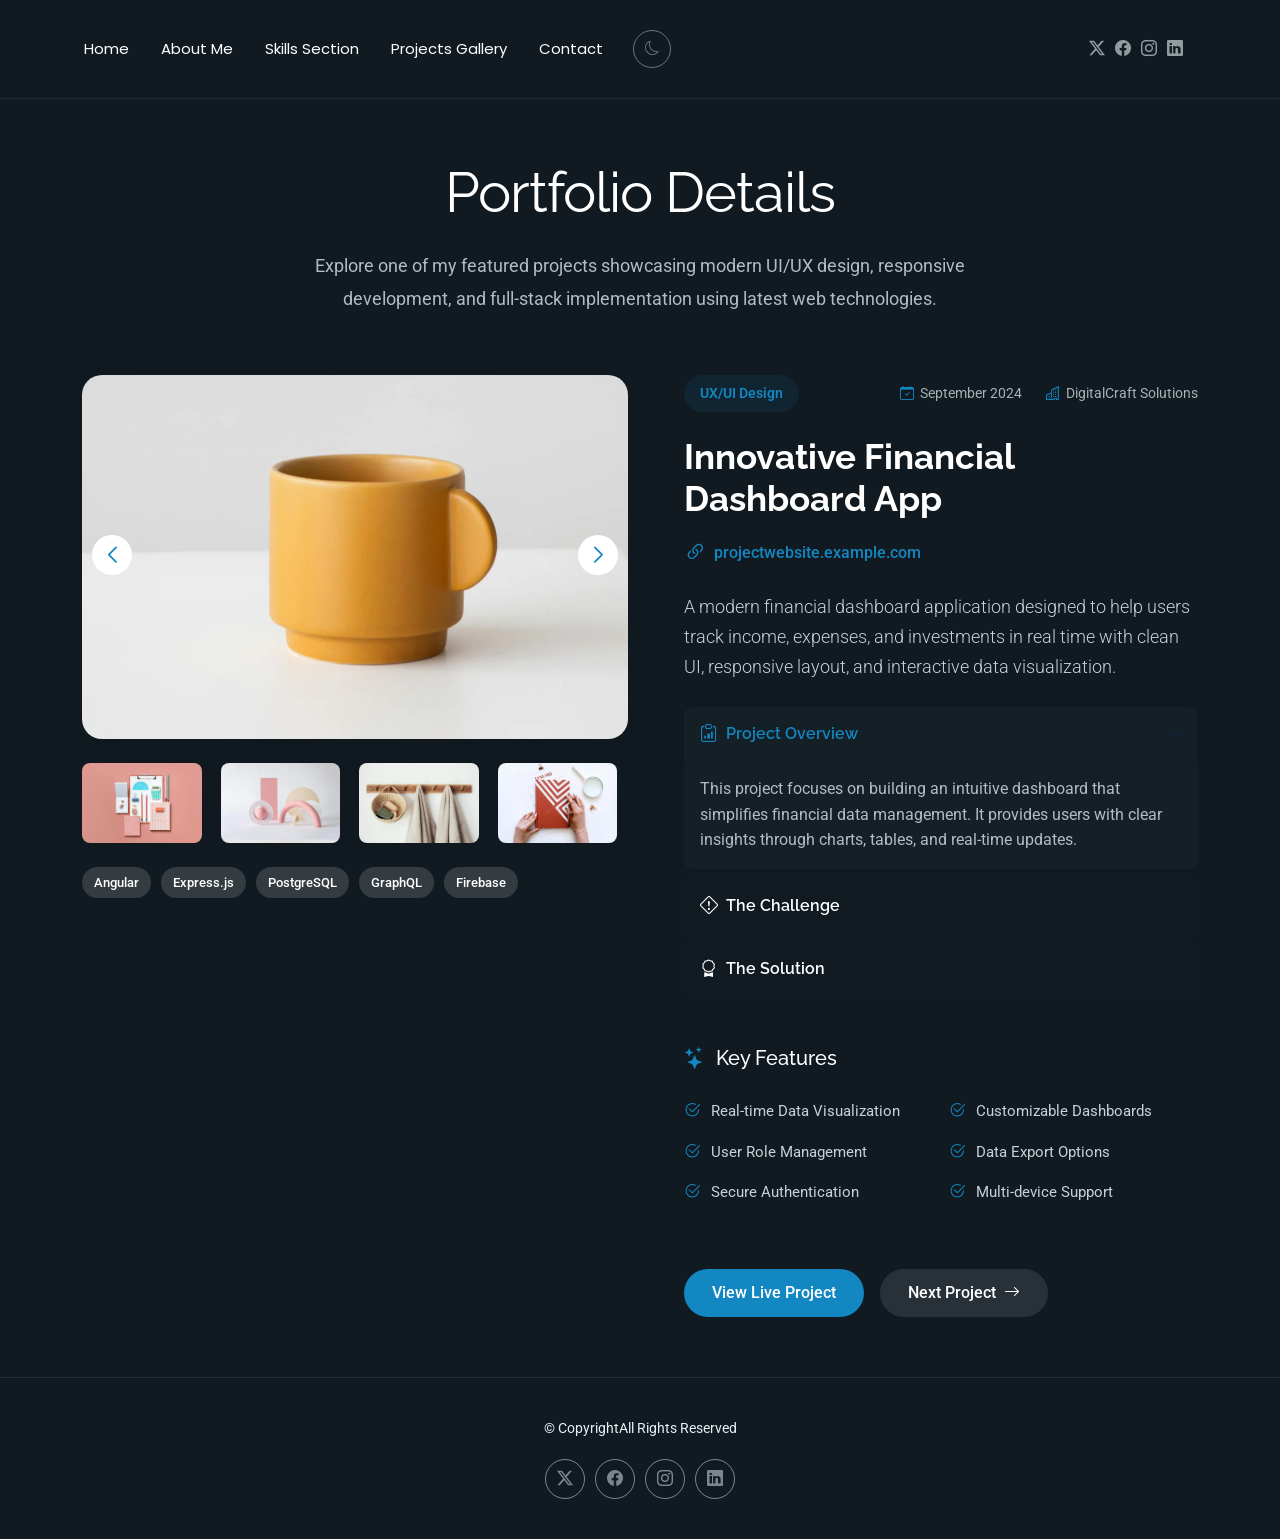
<file: projects.html>
<!DOCTYPE html>
<html lang="en">

<head>
  <meta charset="utf-8">
  <meta content="width=device-width, initial-scale=1.0" name="viewport">
  <title>Portfolio Details </title>
  <meta name="description" content="">
  <meta name="keywords" content="">

  <!-- Favicons -->
  <link href="img/favicon.png" rel="icon">
  <link href="img/apple-touch-icon.png" rel="apple-touch-icon">

  <!-- Fonts -->
  <link href="https://fonts.googleapis.com" rel="preconnect">
  <link href="https://fonts.gstatic.com" rel="preconnect" crossorigin>
  <link href="https://fonts.googleapis.com/css2?family=Roboto:ital,wght@0,100;0,300;0,400;0,500;0,700;0,900;1,100;1,300;1,400;1,500;1,700;1,900&family=Poppins:ital,wght@0,100;0,200;0,300;0,400;0,500;0,600;0,700;0,800;0,900;1,100;1,200;1,300;1,400;1,500;1,600;1,700;1,800;1,900&family=Raleway:ital,wght@0,100;0,200;0,300;0,400;0,500;0,600;0,700;0,800;0,900;1,100;1,200;1,300;1,400;1,500;1,600;1,700;1,800;1,900&display=swap" rel="stylesheet">

  <!-- Vendor CSS Files -->
  <link href="vendor/bootstrap/css/bootstrap.min.css" rel="stylesheet">
  <link href="vendor/bootstrap-icons/bootstrap-icons.css" rel="stylesheet">
  <link href="vendor/aos/aos.css" rel="stylesheet">
  <link href="vendor/swiper/swiper-bundle.min.css" rel="stylesheet">
  <link href="vendor/glightbox/css/glightbox.min.css" rel="stylesheet">

  <!-- Main CSS File -->
  <link href="css/main.css" rel="stylesheet">

  <!-- =======================================================
  * Template Name: FolioOne
  * Template URL: https://bootstrapmade.com/folioone-bootstrap-portfolio-website-template/
  * Updated: Aug 23 2025 with Bootstrap v5.3.7
  * Author: BootstrapMade.com
  * License: https://bootstrapmade.com/license/
  ======================================================== -->
</head>

<body class="portfolio-details-page">

  <header id="header" class="header d-flex align-items-center light-background sticky-top">
    <div class="container position-relative d-flex align-items-center justify-content-between">

      <!-- <a href="index.html" class="logo d-flex align-items-center me-auto me-xl-0">
      <img src="img/logo.webp" alt="">
      <h1 class="sitename">FolioOne</h1> 
    </a> -->

      <nav id="navmenu" class="navmenu">
        <ul>
          <li><a href="index.html">Home</a></li>
          <li><a href="about.html">About Me</a></li>
          <li><a href="skills.html">Skills Section</a></li>
          <li><a href="projects.html">Projects Gallery</a></li>
         
          <li><a href="contact.html">Contact</a></li>
          <li class="theme-toggle">
  <button id="themeToggle" class="btn btn-sm btn-outline-secondary">
    <i id="themeIcon" class="bi bi-moon"></i>
  </button>
</li>

        </ul>
        <i class="mobile-nav-toggle d-xl-none bi bi-list"></i>
      </nav>

      <div class="header-social-links">
        <a href="#" class="twitter"><i class="bi bi-twitter-x"></i></a>
        <a href="#" class="facebook"><i class="bi bi-facebook"></i></a>
        <a href="#" class="instagram"><i class="bi bi-instagram"></i></a>
        <a href="#" class="linkedin"><i class="bi bi-linkedin"></i></a>
      </div>

    </div>
  </header>

  <main class="main">

    <!-- Portfolio Details Section -->
    <section id="portfolio-details" class="portfolio-details section">

      <!-- Section Title -->
      <div class="container section-title" data-aos="fade-up">
        <h2>Portfolio Details</h2>
        <p> Explore one of my featured projects showcasing modern UI/UX design, responsive development,
    and full-stack implementation using latest web technologies.
  </p>
      </div><!-- End Section Title -->

      <div class="container" data-aos="fade-up" data-aos-delay="100">

        <div class="row gy-4">
          <div class="col-lg-6" data-aos="fade-right">
            <div class="portfolio-details-media">
              <div class="main-image">
                <div class="portfolio-details-slider swiper init-swiper" data-aos="zoom-in">
                  <script type="application/json" class="swiper-config">
                    {
                      "loop": true,
                      "speed": 1000,
                      "autoplay": {
                        "delay": 6000
                      },
                      "effect": "creative",
                      "creativeEffect": {
                        "prev": {
                          "shadow": true,
                          "translate": [0, 0, -400]
                        },
                        "next": {
                          "translate": ["100%", 0, 0]
                        }
                      },
                      "slidesPerView": 1,
                      "navigation": {
                        "nextEl": ".swiper-button-next",
                        "prevEl": ".swiper-button-prev"
                      }
                    }
                  </script>
                  <div class="swiper-wrapper">
                    <div class="swiper-slide">
                      <img src="img/portfolio/portfolio-5.webp" alt="Portfolio Image" class="img-fluid">
                    </div>
                    <div class="swiper-slide">
                      <img src="img/portfolio/portfolio-7.webp" alt="Portfolio Image" class="img-fluid">
                    </div>
                    <div class="swiper-slide">
                      <img src="img/portfolio/portfolio-8.webp" alt="Portfolio Image" class="img-fluid">
                    </div>
                  </div>
                  <div class="swiper-button-prev"></div>
                  <div class="swiper-button-next"></div>
                </div>
              </div>

              <div class="thumbnail-grid" data-aos="fade-up" data-aos-delay="200">
                <div class="row g-2 mt-3">
                  <div class="col-3">
                    <img src="img/portfolio/portfolio-4.webp" alt="Gallery Image" class="img-fluid glightbox">
                  </div>
                  <div class="col-3">
                    <img src="img/portfolio/portfolio-6.webp" alt="Gallery Image" class="img-fluid glightbox">
                  </div>
                  <div class="col-3">
                    <img src="img/portfolio/portfolio-11.webp" alt="Gallery Image" class="img-fluid glightbox">
                  </div>
                  <div class="col-3">
                    <img src="img/portfolio/portfolio-12.webp" alt="Gallery Image" class="img-fluid glightbox">
                  </div>
                </div>
              </div>

              <div class="tech-stack-badges" data-aos="fade-up" data-aos-delay="300">
                <span>Angular</span>
                <span>Express.js</span>
                <span>PostgreSQL</span>
                <span>GraphQL</span>
                <span>Firebase</span>
              </div>
            </div>
          </div>

          <div class="col-lg-6" data-aos="fade-left">
            <div class="portfolio-details-content">
              <div class="project-meta">
                <div class="badge-wrapper">
                  <span class="project-badge">UX/UI Design</span>
                </div>
                <div class="date-client">
                  <div class="meta-item">
                    <i class="bi bi-calendar-check"></i>
                    <span>September 2024</span>
                  </div>
                  <div class="meta-item">
                    <i class="bi bi-buildings"></i>
                    <span>DigitalCraft Solutions</span>
                  </div>
                </div>
              </div>

              <h2 class="project-title">Innovative Financial Dashboard App</h2>

              <div class="project-website">
                <i class="bi bi-link-45deg"></i>
                <a href="#" target="_blank">projectwebsite.example.com</a>
              </div>

              <div class="project-overview">
               <p class="lead">
  A modern financial dashboard application designed to help users track income, expenses,
  and investments in real time with clean UI, responsive layout, and interactive data visualization.
</p>

                <div class="accordion project-accordion" id="portfolio-details-projectAccordion">
                  <div class="accordion-item" data-aos="fade-up">
                    <h2 class="accordion-header">
                      <button class="accordion-button" type="button" data-bs-toggle="collapse" data-bs-target="#portfolio-details-collapse-1" aria-expanded="true" aria-controls="collapseOne">
                        <i class="bi bi-clipboard-data me-2"></i> Project Overview
                      </button>
                    </h2>
                    <div id="portfolio-details-collapse-1" class="accordion-collapse collapse show" data-bs-parent="#portfolio-details-projectAccordion">
                      <div class="accordion-body">
<p>
  This project focuses on building an intuitive dashboard that simplifies financial data management.
  It provides users with clear insights through charts, tables, and real-time updates.
</p>
                      </div>
                    </div>
                  </div>

                  <div class="accordion-item" data-aos="fade-up" data-aos-delay="100">
                    <h2 class="accordion-header">
                      <button class="accordion-button collapsed" type="button" data-bs-toggle="collapse" data-bs-target="#portfolio-details-collapse-2" aria-expanded="false" aria-controls="collapseTwo">
                        <i class="bi bi-exclamation-diamond me-2"></i> The Challenge
                      </button>
                    </h2>
                    <div id="portfolio-details-collapse-2" class="accordion-collapse collapse" data-bs-parent="#portfolio-details-projectAccordion">
                      <div class="accordion-body">
<p>
  The main challenge was handling large datasets efficiently while maintaining smooth performance
  and ensuring a user-friendly interface across all devices.
</p>
                      </div>
                    </div>
                  </div>

                  <div class="accordion-item" data-aos="fade-up" data-aos-delay="200">
                    <h2 class="accordion-header">
                      <button class="accordion-button collapsed" type="button" data-bs-toggle="collapse" data-bs-target="#portfolio-details-collapse-3" aria-expanded="false" aria-controls="collapseThree">
                        <i class="bi bi-award me-2"></i> The Solution
                      </button>
                    </h2>
                    <div id="portfolio-details-collapse-3" class="accordion-collapse collapse" data-bs-parent="#portfolio-details-projectAccordion">
                      <div class="accordion-body">
<p>
  The solution was to implement optimized API calls, modular UI components, and responsive design
  principles using modern frontend frameworks for a seamless user experience.
</p>
                      </div>
                    </div>
                  </div>
                </div>
              </div>

              <div class="project-features" data-aos="fade-up" data-aos-delay="300">
                <h3><i class="bi bi-stars"></i> Key Features</h3>
                <div class="row g-3">
                  <div class="col-md-6">
                    <ul class="feature-list">
                      <li><i class="bi bi-check2-circle"></i> Real-time Data Visualization</li>
                      <li><i class="bi bi-check2-circle"></i> User Role Management</li>
                      <li><i class="bi bi-check2-circle"></i> Secure Authentication</li>
                    </ul>
                  </div>
                  <div class="col-md-6">
                    <ul class="feature-list">
                      <li><i class="bi bi-check2-circle"></i> Customizable Dashboards</li>
                      <li><i class="bi bi-check2-circle"></i> Data Export Options</li>
                      <li><i class="bi bi-check2-circle"></i> Multi-device Support</li>
                    </ul>
                  </div>
                </div>
              </div>

              <div class="cta-buttons" data-aos="fade-up" data-aos-delay="400">
                <a href="#" class="btn-view-project">View Live Project</a>
                <a href="#" class="btn-next-project">Next Project <i class="bi bi-arrow-right"></i></a>
              </div>
            </div>
          </div>
        </div>

      </div>

    </section><!-- /Portfolio Details Section -->

  </main>

  <footer id="footer" class="footer">

    <div class="container">
      <div class="copyright text-center ">
        <p>© <span>Copyright</span><span>All Rights Reserved<br></span></p>
      </div>
      <div class="social-links d-flex justify-content-center">
        <a href=""><i class="bi bi-twitter-x"></i></a>
        <a href=""><i class="bi bi-facebook"></i></a>
        <a href=""><i class="bi bi-instagram"></i></a>
        <a href=""><i class="bi bi-linkedin"></i></a>
      </div>
     
    </div>

  </footer>

  <!-- Scroll Top -->
  <a href="#" id="scroll-top" class="scroll-top d-flex align-items-center justify-content-center"><i class="bi bi-arrow-up-short"></i></a>

  <!-- Preloader -->
  <div id="preloader"></div>

  <!-- Vendor JS Files -->
  <script src="vendor/bootstrap/js/bootstrap.bundle.min.js"></script>
  <script src="vendor/php-email-form/validate.js"></script>
  <script src="vendor/aos/aos.js"></script>
  <script src="vendor/typed.js/typed.umd.js"></script>
  <script src="vendor/waypoints/noframework.waypoints.js"></script>
  <script src="vendor/purecounter/purecounter_vanilla.js"></script>
  <script src="vendor/swiper/swiper-bundle.min.js"></script>
  <script src="vendor/imagesloaded/imagesloaded.pkgd.min.js"></script>
  <script src="vendor/isotope-layout/isotope.pkgd.min.js"></script>
  <script src="vendor/glightbox/js/glightbox.min.js"></script>

  <!-- Main JS File -->
  <script src="js/main.js"></script>

</body>

</html>
</file>
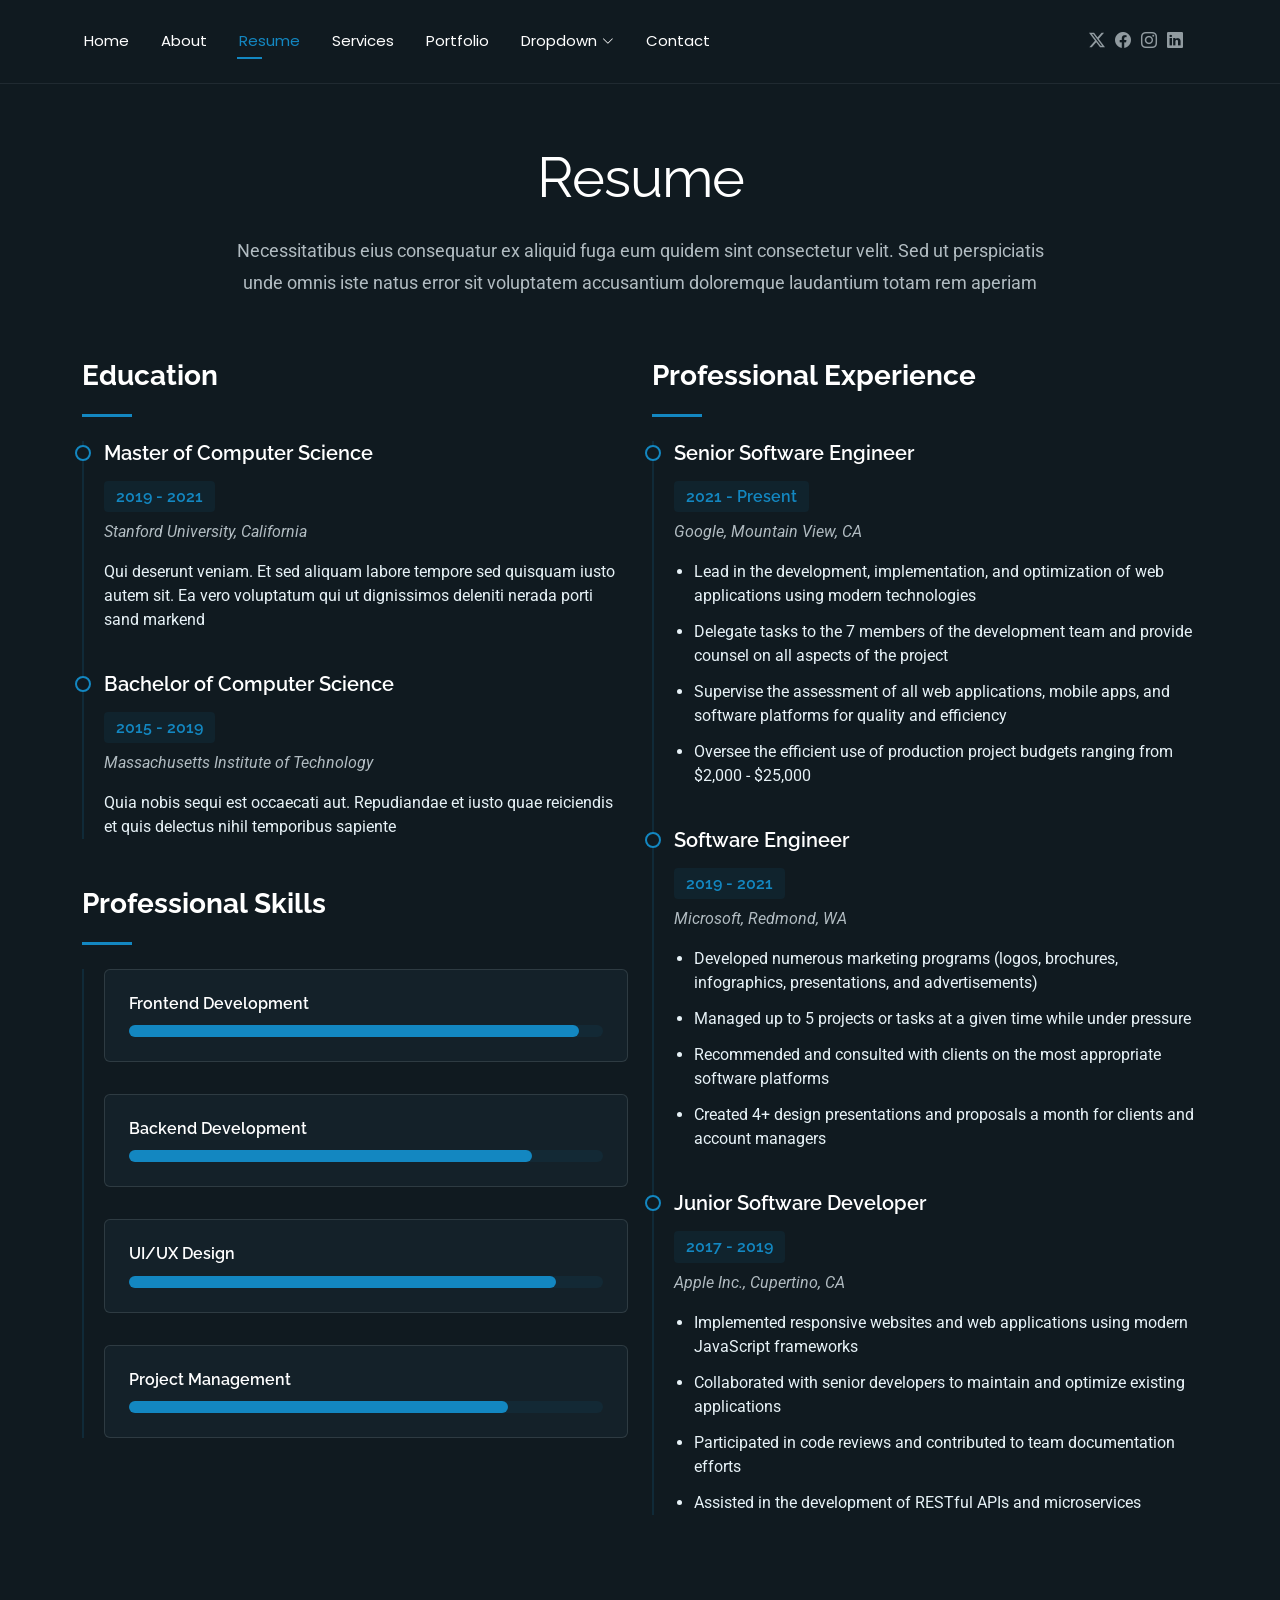
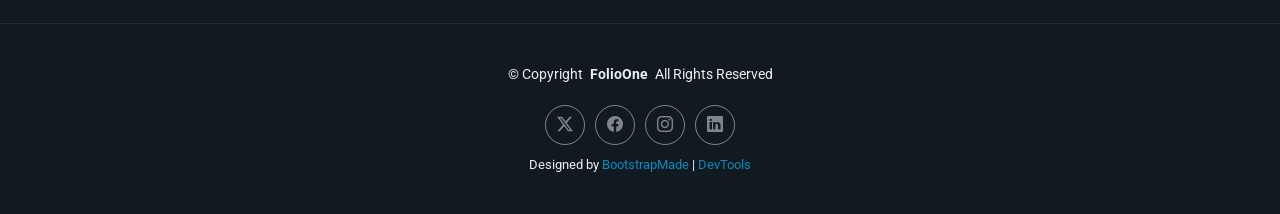
<file: resume.html>
<!DOCTYPE html>
<html lang="en">

<head>
  <meta charset="utf-8">
  <meta content="width=device-width, initial-scale=1.0" name="viewport">
  <title>Resume - FolioOne Bootstrap Template</title>
  <meta name="description" content="">
  <meta name="keywords" content="">

  <!-- Favicons -->
  <link href="img/favicon.png" rel="icon">
  <link href="img/apple-touch-icon.png" rel="apple-touch-icon">

  <!-- Fonts -->
  <link href="https://fonts.googleapis.com" rel="preconnect">
  <link href="https://fonts.gstatic.com" rel="preconnect" crossorigin>
  <link href="https://fonts.googleapis.com/css2?family=Roboto:ital,wght@0,100;0,300;0,400;0,500;0,700;0,900;1,100;1,300;1,400;1,500;1,700;1,900&family=Poppins:ital,wght@0,100;0,200;0,300;0,400;0,500;0,600;0,700;0,800;0,900;1,100;1,200;1,300;1,400;1,500;1,600;1,700;1,800;1,900&family=Raleway:ital,wght@0,100;0,200;0,300;0,400;0,500;0,600;0,700;0,800;0,900;1,100;1,200;1,300;1,400;1,500;1,600;1,700;1,800;1,900&display=swap" rel="stylesheet">

  <!-- Vendor CSS Files -->
  <link href="vendor/bootstrap/css/bootstrap.min.css" rel="stylesheet">
  <link href="vendor/bootstrap-icons/bootstrap-icons.css" rel="stylesheet">
  <link href="vendor/aos/aos.css" rel="stylesheet">
  <link href="vendor/swiper/swiper-bundle.min.css" rel="stylesheet">
  <link href="vendor/glightbox/css/glightbox.min.css" rel="stylesheet">

  <!-- Main CSS File -->
  <link href="css/main.css" rel="stylesheet">

  <!-- =======================================================
  * Template Name: FolioOne
  * Template URL: https://bootstrapmade.com/folioone-bootstrap-portfolio-website-template/
  * Updated: Aug 23 2025 with Bootstrap v5.3.7
  * Author: BootstrapMade.com
  * License: https://bootstrapmade.com/license/
  ======================================================== -->
</head>

<body class="resume-page">

  <header id="header" class="header d-flex align-items-center light-background sticky-top">
    <div class="container position-relative d-flex align-items-center justify-content-between">

      <!-- <a href="index.html" class="logo d-flex align-items-center me-auto me-xl-0">
      <img src="img/logo.webp" alt="">
      <h1 class="sitename">FolioOne</h1> 
    </a> -->

      <nav id="navmenu" class="navmenu">
        <ul>
          <li><a href="index.html">Home</a></li>
          <li><a href="about.html">About</a></li>
          <li><a href="resume.html" class="active">Resume</a></li>
          <li><a href="services.html">Services</a></li>
          <li><a href="portfolio.html">Portfolio</a></li>
          <li class="dropdown"><a href="#"><span>Dropdown</span> <i class="bi bi-chevron-down toggle-dropdown"></i></a>
            <ul>
              <li><a href="#">Dropdown 1</a></li>
              <li class="dropdown"><a href="#"><span>Deep Dropdown</span> <i class="bi bi-chevron-down toggle-dropdown"></i></a>
                <ul>
                  <li><a href="#">Deep Dropdown 1</a></li>
                  <li><a href="#">Deep Dropdown 2</a></li>
                  <li><a href="#">Deep Dropdown 3</a></li>
                  <li><a href="#">Deep Dropdown 4</a></li>
                  <li><a href="#">Deep Dropdown 5</a></li>
                </ul>
              </li>
              <li><a href="#">Dropdown 2</a></li>
              <li><a href="#">Dropdown 3</a></li>
              <li><a href="#">Dropdown 4</a></li>
            </ul>
          </li>
          <li><a href="contact.html">Contact</a></li>
        </ul>
        <i class="mobile-nav-toggle d-xl-none bi bi-list"></i>
      </nav>

      <div class="header-social-links">
        <a href="#" class="twitter"><i class="bi bi-twitter-x"></i></a>
        <a href="#" class="facebook"><i class="bi bi-facebook"></i></a>
        <a href="#" class="instagram"><i class="bi bi-instagram"></i></a>
        <a href="#" class="linkedin"><i class="bi bi-linkedin"></i></a>
      </div>

    </div>
  </header>

  <main class="main">

    <!-- Resume Section -->
    <section id="resume" class="resume section">

      <!-- Section Title -->
      <div class="container section-title" data-aos="fade-up">
        <h2>Resume</h2>
        <p>Necessitatibus eius consequatur ex aliquid fuga eum quidem sint consectetur velit. Sed ut perspiciatis unde omnis iste natus error sit voluptatem accusantium doloremque laudantium totam rem aperiam</p>
      </div><!-- End Section Title -->

      <div class="container" data-aos="fade-up" data-aos-delay="100">

        <div class="row">
          <div class="col-lg-6">

            <!-- Education Section -->
            <div class="resume-item" data-aos="fade-up">
              <h3 class="resume-title">Education</h3>

              <div class="resume-content">
                <article class="education-item">
                  <h4>Master of Computer Science</h4>
                  <h5>2019 - 2021</h5>
                  <p class="institution"><em>Stanford University, California</em></p>
                  <p>Qui deserunt veniam. Et sed aliquam labore tempore sed quisquam iusto autem sit. Ea vero voluptatum qui ut dignissimos deleniti nerada porti sand markend</p>
                </article>

                <article class="education-item">
                  <h4>Bachelor of Computer Science</h4>
                  <h5>2015 - 2019</h5>
                  <p class="institution"><em>Massachusetts Institute of Technology</em></p>
                  <p>Quia nobis sequi est occaecati aut. Repudiandae et iusto quae reiciendis et quis delectus nihil temporibus sapiente</p>
                </article>
              </div>
            </div><!-- End Education Section -->

            <!-- Professional Skills Section -->
            <div class="resume-item skills-animation" data-aos="fade-up">
              <h3 class="resume-title">Professional Skills</h3>

              <div class="resume-content">
                <div class="skill-item">
                  <h4>Frontend Development</h4>
                  <div class="progress">
                    <div class="progress-bar" role="progressbar" aria-valuenow="95" aria-valuemin="0" aria-valuemax="100"></div>
                  </div>
                </div>

                <div class="skill-item">
                  <h4>Backend Development</h4>
                  <div class="progress">
                    <div class="progress-bar" role="progressbar" aria-valuenow="85" aria-valuemin="0" aria-valuemax="100"></div>
                  </div>
                </div>

                <div class="skill-item">
                  <h4>UI/UX Design</h4>
                  <div class="progress">
                    <div class="progress-bar" role="progressbar" aria-valuenow="90" aria-valuemin="0" aria-valuemax="100"></div>
                  </div>
                </div>

                <div class="skill-item">
                  <h4>Project Management</h4>
                  <div class="progress">
                    <div class="progress-bar" role="progressbar" aria-valuenow="80" aria-valuemin="0" aria-valuemax="100"></div>
                  </div>
                </div>
              </div>
            </div><!-- End Professional Skills Section -->
          </div>

          <div class="col-lg-6">
            <!-- Experience Section -->
            <div class="resume-item" data-aos="fade-up" data-aos-delay="100">
              <h3 class="resume-title">Professional Experience</h3>

              <div class="resume-content">
                <article class="experience-item">
                  <h4>Senior Software Engineer</h4>
                  <h5>2021 - Present</h5>
                  <p class="company"><em>Google, Mountain View, CA</em></p>
                  <ul>
                    <li>Lead in the development, implementation, and optimization of web applications using modern technologies</li>
                    <li>Delegate tasks to the 7 members of the development team and provide counsel on all aspects of the project</li>
                    <li>Supervise the assessment of all web applications, mobile apps, and software platforms for quality and efficiency</li>
                    <li>Oversee the efficient use of production project budgets ranging from $2,000 - $25,000</li>
                  </ul>
                </article>

                <article class="experience-item">
                  <h4>Software Engineer</h4>
                  <h5>2019 - 2021</h5>
                  <p class="company"><em>Microsoft, Redmond, WA</em></p>
                  <ul>
                    <li>Developed numerous marketing programs (logos, brochures, infographics, presentations, and advertisements)</li>
                    <li>Managed up to 5 projects or tasks at a given time while under pressure</li>
                    <li>Recommended and consulted with clients on the most appropriate software platforms</li>
                    <li>Created 4+ design presentations and proposals a month for clients and account managers</li>
                  </ul>
                </article>

                <article class="experience-item">
                  <h4>Junior Software Developer</h4>
                  <h5>2017 - 2019</h5>
                  <p class="company"><em>Apple Inc., Cupertino, CA</em></p>
                  <ul>
                    <li>Implemented responsive websites and web applications using modern JavaScript frameworks</li>
                    <li>Collaborated with senior developers to maintain and optimize existing applications</li>
                    <li>Participated in code reviews and contributed to team documentation efforts</li>
                    <li>Assisted in the development of RESTful APIs and microservices</li>
                  </ul>
                </article>
              </div>
            </div><!-- End Experience Section -->
          </div>
        </div>

      </div>

    </section><!-- /Resume Section -->

  </main>

  <footer id="footer" class="footer">

    <div class="container">
      <div class="copyright text-center ">
        <p>© <span>Copyright</span> <strong class="px-1 sitename">FolioOne</strong> <span>All Rights Reserved<br></span></p>
      </div>
      <div class="social-links d-flex justify-content-center">
        <a href=""><i class="bi bi-twitter-x"></i></a>
        <a href=""><i class="bi bi-facebook"></i></a>
        <a href=""><i class="bi bi-instagram"></i></a>
        <a href=""><i class="bi bi-linkedin"></i></a>
      </div>
      <div class="credits">
        <!-- All the links in the footer should remain intact. -->
        <!-- You can delete the links only if you've purchased the pro version. -->
        <!-- Licensing information: https://bootstrapmade.com/license/ -->
        <!-- Purchase the pro version with working PHP/AJAX contact form: [buy-url] -->
        Designed by <a href="https://bootstrapmade.com/">BootstrapMade</a> | <a href="https://bootstrapmade.com/tools/">DevTools</a>
      </div>
    </div>

  </footer>

  <!-- Scroll Top -->
  <a href="#" id="scroll-top" class="scroll-top d-flex align-items-center justify-content-center"><i class="bi bi-arrow-up-short"></i></a>

  <!-- Preloader -->
  <div id="preloader"></div>

  <!-- Vendor JS Files -->
  <script src="vendor/bootstrap/js/bootstrap.bundle.min.js"></script>
  <script src="vendor/php-email-form/validate.js"></script>
  <script src="vendor/aos/aos.js"></script>
  <script src="vendor/typed.js/typed.umd.js"></script>
  <script src="vendor/waypoints/noframework.waypoints.js"></script>
  <script src="vendor/purecounter/purecounter_vanilla.js"></script>
  <script src="vendor/swiper/swiper-bundle.min.js"></script>
  <script src="vendor/imagesloaded/imagesloaded.pkgd.min.js"></script>
  <script src="vendor/isotope-layout/isotope.pkgd.min.js"></script>
  <script src="vendor/glightbox/js/glightbox.min.js"></script>

  <!-- Main JS File -->
  <script src="js/main.js"></script>

</body>

</html>
</file>
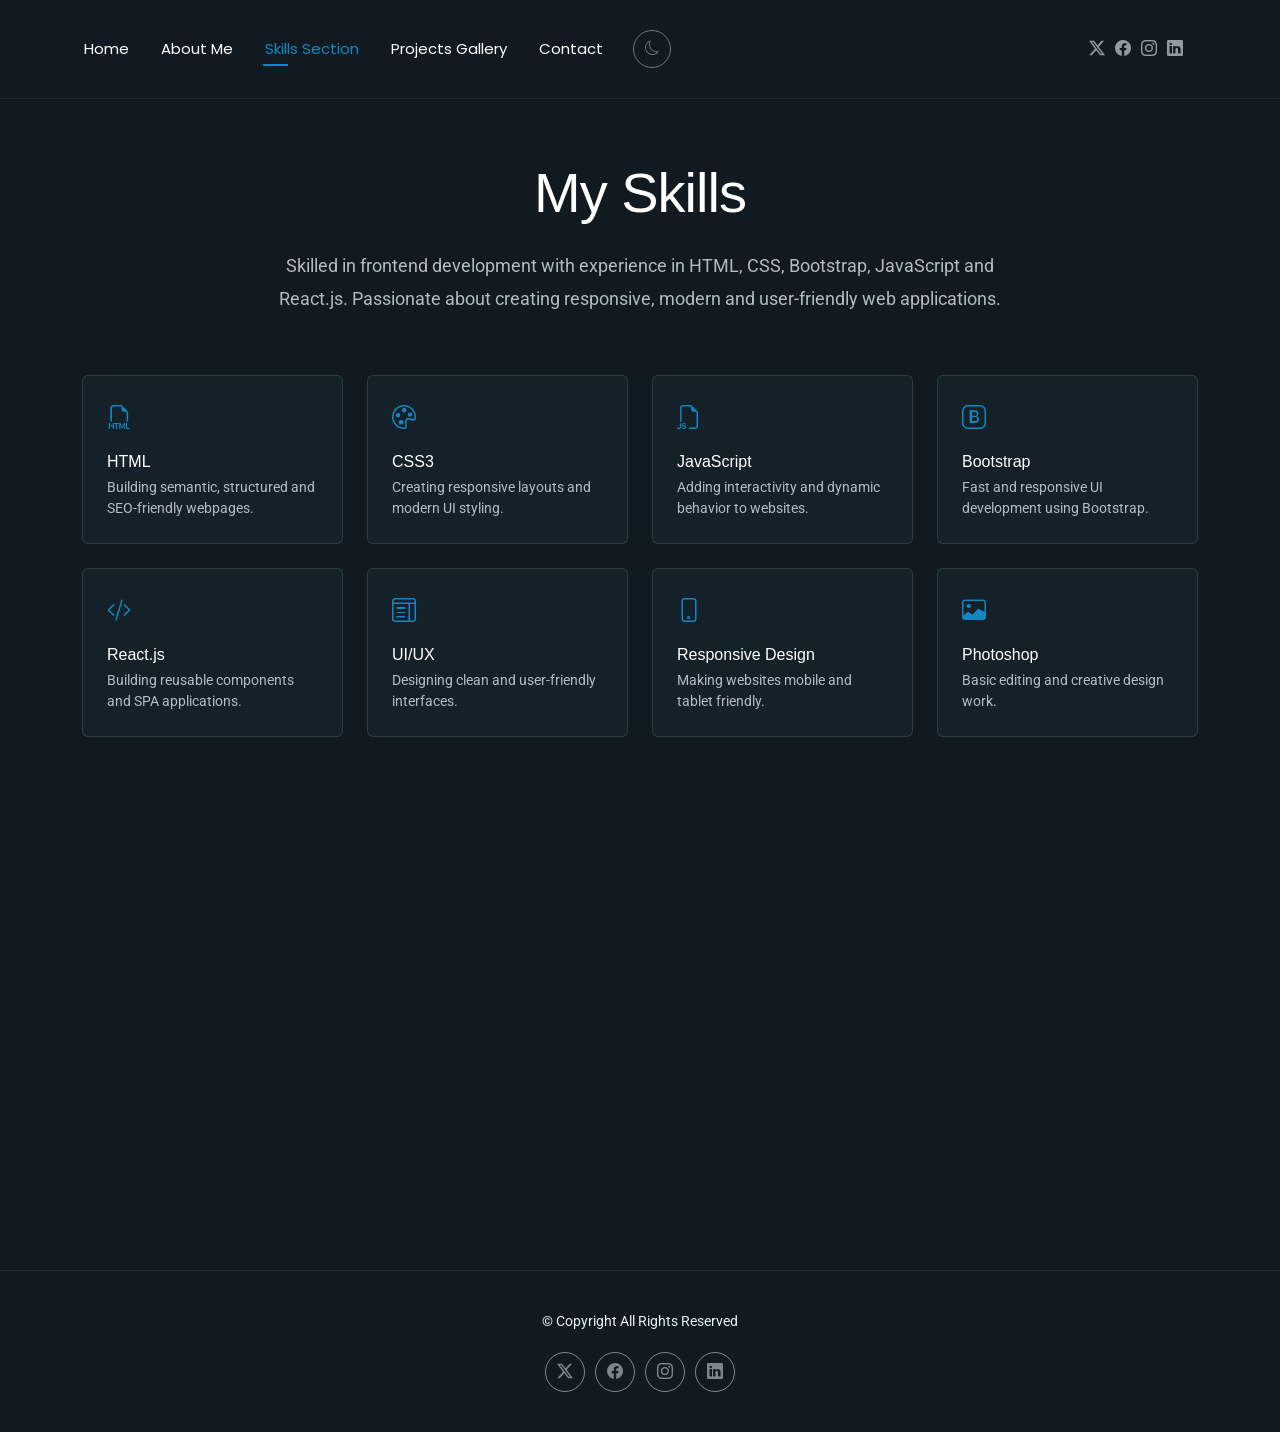
<file: skills.html>
<!DOCTYPE html>
<html lang="en">

<head>
  <meta charset="utf-8">
  <meta content="width=device-width, initial-scale=1.0" name="viewport">

  <title>Skills</title>

  <!-- Favicons -->
  <link href="img/favicon.png" rel="icon">
  <link href="img/apple-touch-icon.png" rel="apple-touch-icon">

  <!-- Fonts -->
  <link href="https://fonts.googleapis.com" rel="preconnect">
  <link href="https://fonts.gstatic.com" rel="preconnect" crossorigin>
  <link href="https://fonts.googleapis.com/css2?family=Roboto:wght@300;400;500;700&family=Poppins:wght@300;400;500;600;700&display=swap" rel="stylesheet">

  <!-- Vendor CSS Files -->
  <link href="vendor/bootstrap/css/bootstrap.min.css" rel="stylesheet">
  <link href="vendor/bootstrap-icons/bootstrap-icons.css" rel="stylesheet">
  <link href="vendor/aos/aos.css" rel="stylesheet">

  <!-- Main CSS File -->
  <link href="css/main.css" rel="stylesheet">
</head>

<body class="skills-page">

  <!-- Header -->
  <header id="header" class="header d-flex align-items-center light-background sticky-top">
    <div class="container position-relative d-flex align-items-center justify-content-between">

      <nav id="navmenu" class="navmenu">
        <ul>
          <li><a href="index.html">Home</a></li>
          <li><a href="about.html">About Me</a></li>
          <li><a href="skills.html" class="active">Skills Section</a></li>
          <li><a href="projects.html">Projects Gallery</a></li>
          <li><a href="contact.html">Contact</a></li>
          <li class="theme-toggle">
  <button id="themeToggle" class="btn btn-sm btn-outline-secondary">
    <i id="themeIcon" class="bi bi-moon"></i>
  </button>
</li>

        </ul>

        <i class="mobile-nav-toggle d-xl-none bi bi-list"></i>
      </nav>

      <div class="header-social-links">
        <a href="#"><i class="bi bi-twitter-x"></i></a>
        <a href="#"><i class="bi bi-facebook"></i></a>
        <a href="#"><i class="bi bi-instagram"></i></a>
        <a href="#"><i class="bi bi-linkedin"></i></a>
      </div>

    </div>
  </header>

  <main class="main">

    <!-- Skills Section -->
    <section class="skills section">

      <div class="container section-title" data-aos="fade-up">
        <h2>My Skills</h2>
        <p>
          Skilled in frontend development with experience in HTML,
          CSS, Bootstrap, JavaScript and React.js. Passionate about
          creating responsive, modern and user-friendly web applications.
        </p>
      </div>

      <div class="container" data-aos="fade-up" data-aos-delay="100">

        <div class="row g-4">

          <!-- HTML -->
          <div class="col-6 col-md-4 col-lg-3" data-aos="fade-up" data-aos-delay="100">
            <div class="skill-item">
              <i class="bi bi-filetype-html"></i>
              <h3>HTML</h3>
              <p>Building semantic, structured and SEO-friendly webpages.</p>
            </div>
          </div>

          <!-- CSS -->
          <div class="col-6 col-md-4 col-lg-3" data-aos="fade-up" data-aos-delay="150">
            <div class="skill-item">
              <i class="bi bi-palette"></i>
              <h3>CSS3</h3>
              <p>Creating responsive layouts and modern UI styling.</p>
            </div>
          </div>

          <!-- JavaScript -->
          <div class="col-6 col-md-4 col-lg-3" data-aos="fade-up" data-aos-delay="200">
            <div class="skill-item">
              <i class="bi bi-filetype-js"></i>
              <h3>JavaScript</h3>
              <p>Adding interactivity and dynamic behavior to websites.</p>
            </div>
          </div>

          <!-- Bootstrap -->
          <div class="col-6 col-md-4 col-lg-3" data-aos="fade-up" data-aos-delay="250">
            <div class="skill-item">
              <i class="bi bi-bootstrap"></i>
              <h3>Bootstrap</h3>
              <p>Fast and responsive UI development using Bootstrap.</p>
            </div>
          </div>

          <!-- React -->
          <div class="col-6 col-md-4 col-lg-3" data-aos="fade-up" data-aos-delay="300">
            <div class="skill-item">
              <i class="bi bi-code-slash"></i>
              <h3>React.js</h3>
              <p>Building reusable components and SPA applications.</p>
            </div>
          </div>

          <!-- UI/UX -->
          <div class="col-6 col-md-4 col-lg-3" data-aos="fade-up" data-aos-delay="350">
            <div class="skill-item">
              <i class="bi bi-layout-text-window"></i>
              <h3>UI/UX</h3>
              <p>Designing clean and user-friendly interfaces.</p>
            </div>
          </div>

          <!-- Responsive -->
          <div class="col-6 col-md-4 col-lg-3" data-aos="fade-up" data-aos-delay="400">
            <div class="skill-item">
              <i class="bi bi-phone"></i>
              <h3>Responsive Design</h3>
              <p>Making websites mobile and tablet friendly.</p>
            </div>
          </div>

          <!-- Photoshop -->
          <div class="col-6 col-md-4 col-lg-3" data-aos="fade-up" data-aos-delay="450">
            <div class="skill-item">
              <i class="bi bi-image"></i>
              <h3>Photoshop</h3>
              <p>Basic editing and creative design work.</p>
            </div>
          </div>

        </div>

      </div>

    </section>
<!-- Tools Section -->
<section class="skills section">

  <div class="container section-title" data-aos="fade-up">
    <h2>Tools</h2>
    <p>
      Development tools I use to build, manage and deploy projects efficiently.
    </p>
  </div>

  <div class="container" data-aos="fade-up" data-aos-delay="100">

    <div class="row g-4">

      <!-- VS Code -->
      <div class="col-6 col-md-4 col-lg-3" data-aos="fade-up" data-aos-delay="100">
        <div class="skill-item">
          <i class="bi bi-code-slash"></i>
          <h3>VS Code</h3>
          <p>Primary code editor used for development and debugging.</p>
        </div>
      </div>

      <!-- GitHub -->
      <div class="col-6 col-md-4 col-lg-3" data-aos="fade-up" data-aos-delay="150">
        <div class="skill-item">
          <i class="bi bi-github"></i>
          <h3>GitHub</h3>
          <p>Version control and project hosting platform.</p>
        </div>
      </div>

      <!-- Git -->
      <div class="col-6 col-md-4 col-lg-3" data-aos="fade-up" data-aos-delay="200">
        <div class="skill-item">
          <i class="bi bi-git"></i>
          <h3>Git</h3>
          <p>Tracking code changes and collaboration with teams.</p>
        </div>
      </div>

      <!-- Chrome DevTools -->
      <div class="col-6 col-md-4 col-lg-3" data-aos="fade-up" data-aos-delay="250">
        <div class="skill-item">
          <i class="bi bi-browser-chrome"></i>
          <h3>DevTools</h3>
          <p>Debugging and testing responsive layouts.</p>
        </div>
      </div>

    </div>

  </div>

</section>
<!-- End Tools Section -->
  </main>

  <!-- Footer -->
  <footer id="footer" class="footer">
    <div class="container">

      <div class="copyright text-center">
        <p>© Copyright All Rights Reserved</p>
      </div>

      <div class="social-links d-flex justify-content-center">
        <a href="#"><i class="bi bi-twitter-x"></i></a>
        <a href="#"><i class="bi bi-facebook"></i></a>
        <a href="#"><i class="bi bi-instagram"></i></a>
        <a href="#"><i class="bi bi-linkedin"></i></a>
      </div>

    </div>
  </footer>

  <!-- Scripts -->
  <script src="vendor/bootstrap/js/bootstrap.bundle.min.js"></script>
  <script src="vendor/aos/aos.js"></script>
  <script src="js/main.js"></script>
<script>
  AOS.init();
</script>
</body>
</html>
</file>
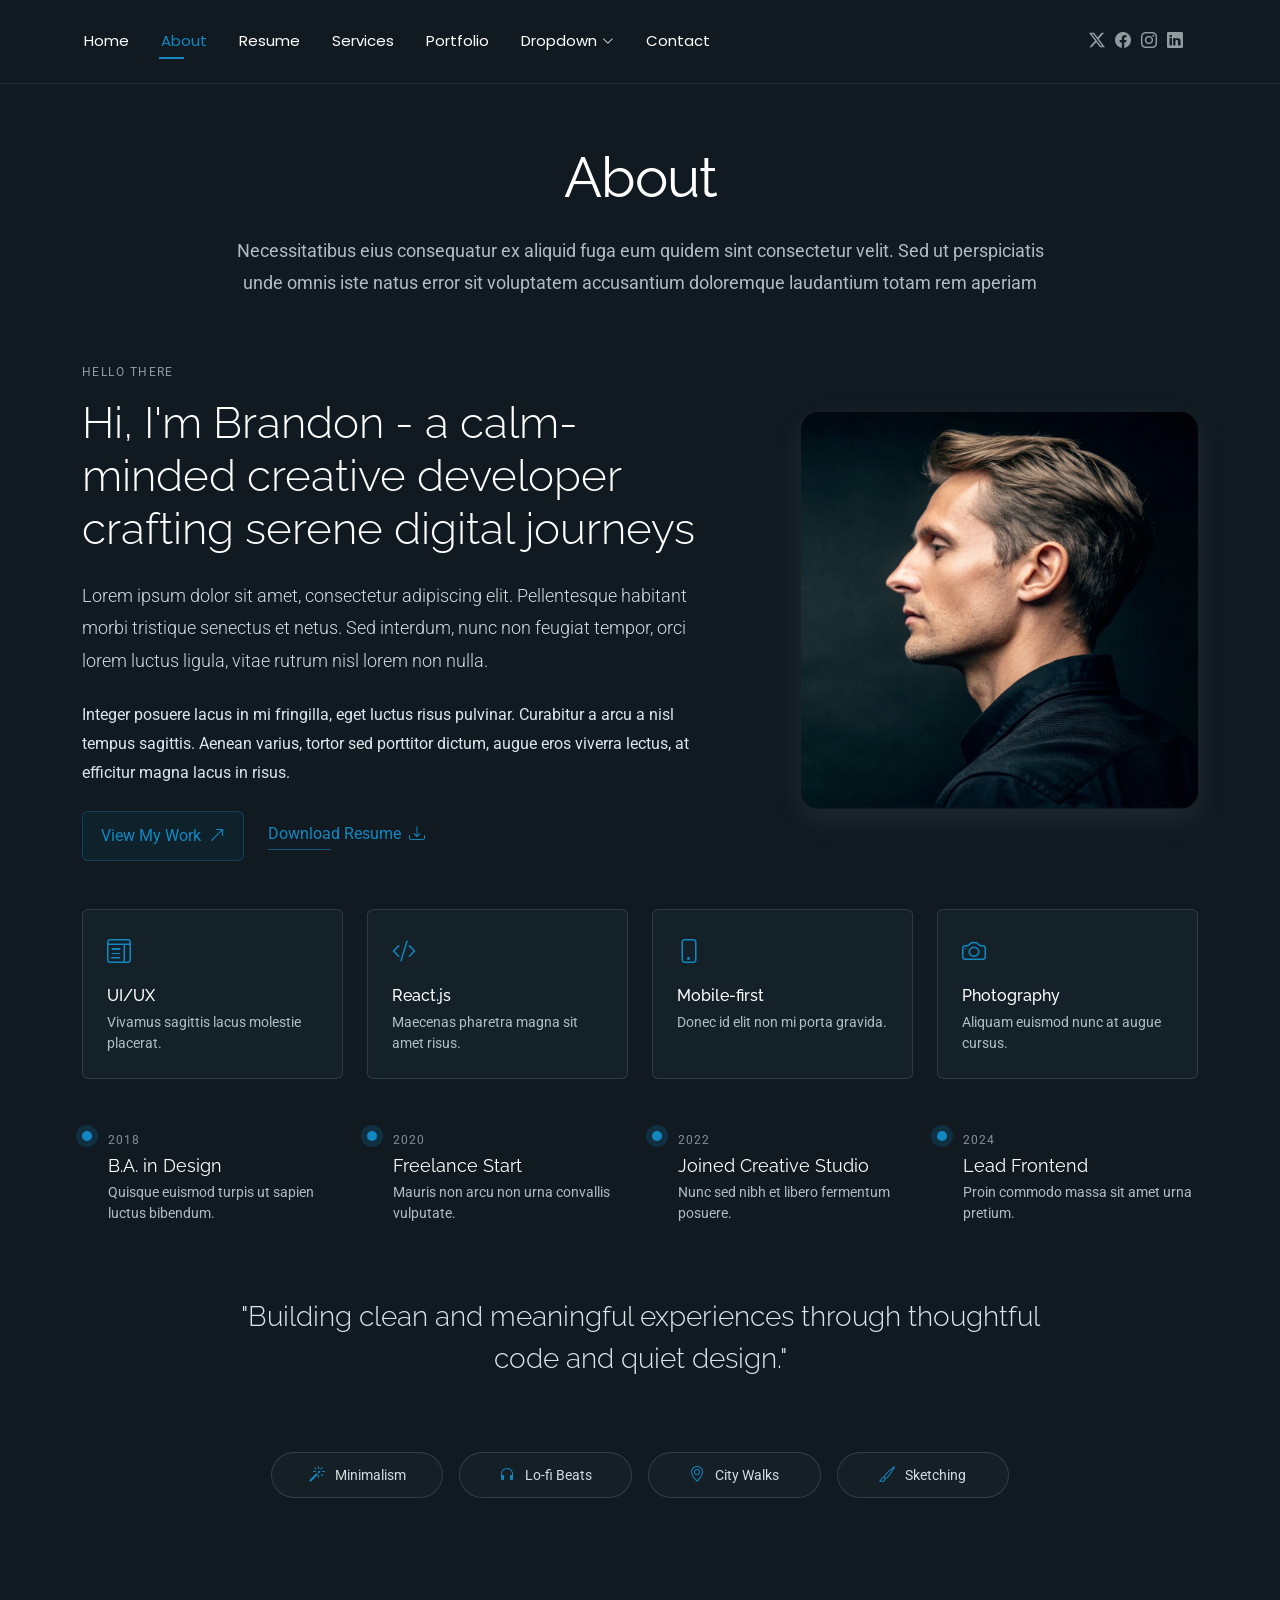
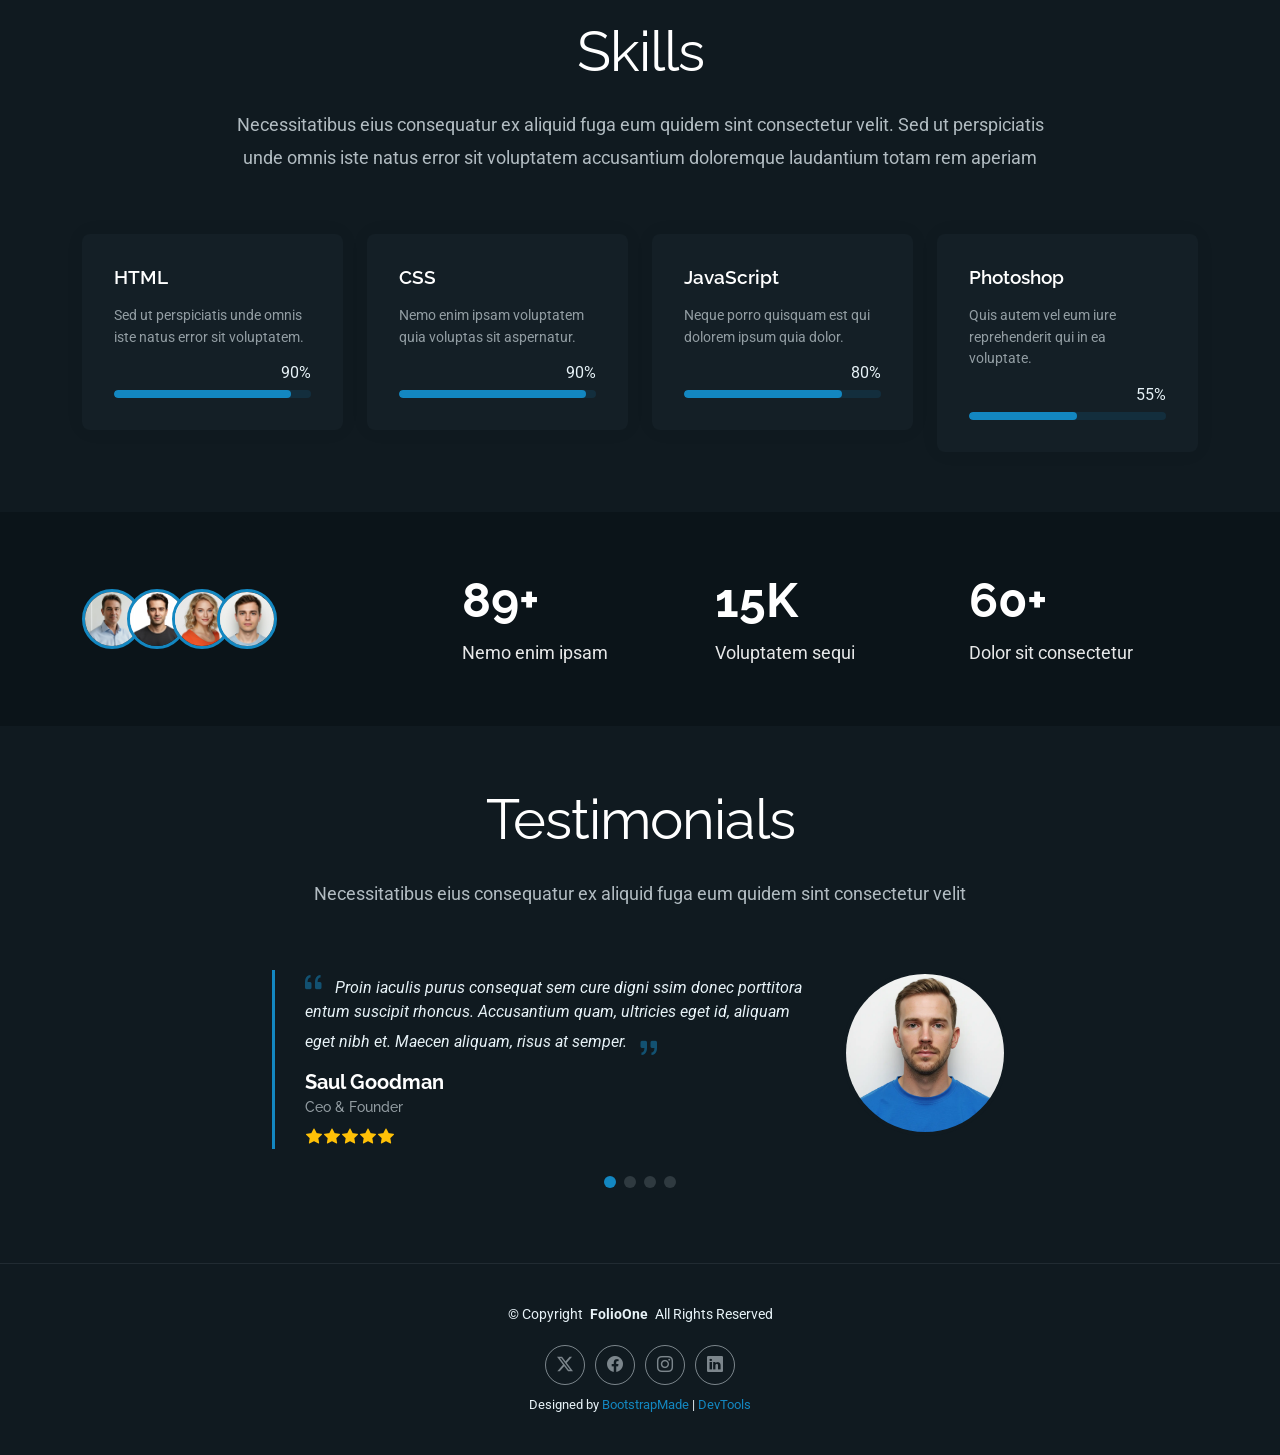
<file: FolioOne/about.html>
<!DOCTYPE html>
<html lang="en">

<head>
  <meta charset="utf-8">
  <meta content="width=device-width, initial-scale=1.0" name="viewport">
  <title>About - FolioOne Bootstrap Template</title>
  <meta name="description" content="">
  <meta name="keywords" content="">

  <!-- Favicons -->
  <link href="assets/img/favicon.png" rel="icon">
  <link href="assets/img/apple-touch-icon.png" rel="apple-touch-icon">

  <!-- Fonts -->
  <link href="https://fonts.googleapis.com" rel="preconnect">
  <link href="https://fonts.gstatic.com" rel="preconnect" crossorigin>
  <link href="https://fonts.googleapis.com/css2?family=Roboto:ital,wght@0,100;0,300;0,400;0,500;0,700;0,900;1,100;1,300;1,400;1,500;1,700;1,900&family=Poppins:ital,wght@0,100;0,200;0,300;0,400;0,500;0,600;0,700;0,800;0,900;1,100;1,200;1,300;1,400;1,500;1,600;1,700;1,800;1,900&family=Raleway:ital,wght@0,100;0,200;0,300;0,400;0,500;0,600;0,700;0,800;0,900;1,100;1,200;1,300;1,400;1,500;1,600;1,700;1,800;1,900&display=swap" rel="stylesheet">

  <!-- Vendor CSS Files -->
  <link href="assets/vendor/bootstrap/css/bootstrap.min.css" rel="stylesheet">
  <link href="assets/vendor/bootstrap-icons/bootstrap-icons.css" rel="stylesheet">
  <link href="assets/vendor/aos/aos.css" rel="stylesheet">
  <link href="assets/vendor/swiper/swiper-bundle.min.css" rel="stylesheet">
  <link href="assets/vendor/glightbox/css/glightbox.min.css" rel="stylesheet">

  <!-- Main CSS File -->
  <link href="assets/css/main.css" rel="stylesheet">

  <!-- =======================================================
  * Template Name: FolioOne
  * Template URL: https://bootstrapmade.com/folioone-bootstrap-portfolio-website-template/
  * Updated: Aug 23 2025 with Bootstrap v5.3.7
  * Author: BootstrapMade.com
  * License: https://bootstrapmade.com/license/
  ======================================================== -->
</head>

<body class="about-page">

  <header id="header" class="header d-flex align-items-center light-background sticky-top">
    <div class="container position-relative d-flex align-items-center justify-content-between">

      <!-- <a href="index.html" class="logo d-flex align-items-center me-auto me-xl-0">
      <img src="assets/img/logo.webp" alt="">
      <h1 class="sitename">FolioOne</h1> 
    </a> -->

      <nav id="navmenu" class="navmenu">
        <ul>
          <li><a href="index.html">Home</a></li>
          <li><a href="about.html" class="active">About</a></li>
          <li><a href="resume.html">Resume</a></li>
          <li><a href="services.html">Services</a></li>
          <li><a href="portfolio.html">Portfolio</a></li>
          <li class="dropdown"><a href="#"><span>Dropdown</span> <i class="bi bi-chevron-down toggle-dropdown"></i></a>
            <ul>
              <li><a href="#">Dropdown 1</a></li>
              <li class="dropdown"><a href="#"><span>Deep Dropdown</span> <i class="bi bi-chevron-down toggle-dropdown"></i></a>
                <ul>
                  <li><a href="#">Deep Dropdown 1</a></li>
                  <li><a href="#">Deep Dropdown 2</a></li>
                  <li><a href="#">Deep Dropdown 3</a></li>
                  <li><a href="#">Deep Dropdown 4</a></li>
                  <li><a href="#">Deep Dropdown 5</a></li>
                </ul>
              </li>
              <li><a href="#">Dropdown 2</a></li>
              <li><a href="#">Dropdown 3</a></li>
              <li><a href="#">Dropdown 4</a></li>
            </ul>
          </li>
          <li><a href="contact.html">Contact</a></li>
        </ul>
        <i class="mobile-nav-toggle d-xl-none bi bi-list"></i>
      </nav>

      <div class="header-social-links">
        <a href="#" class="twitter"><i class="bi bi-twitter-x"></i></a>
        <a href="#" class="facebook"><i class="bi bi-facebook"></i></a>
        <a href="#" class="instagram"><i class="bi bi-instagram"></i></a>
        <a href="#" class="linkedin"><i class="bi bi-linkedin"></i></a>
      </div>

    </div>
  </header>

  <main class="main">

    <!-- About Section -->
    <section id="about" class="about section">

      <!-- Section Title -->
      <div class="container section-title" data-aos="fade-up">
        <h2>About</h2>
        <p>Necessitatibus eius consequatur ex aliquid fuga eum quidem sint consectetur velit. Sed ut perspiciatis unde omnis iste natus error sit voluptatem accusantium doloremque laudantium totam rem aperiam</p>
      </div><!-- End Section Title -->

      <div class="container" data-aos="fade-up" data-aos-delay="100">

        <!-- Intro + Photo -->
        <div class="row align-items-center justify-content-between gy-5 mb-5">
          <div class="col-lg-7" data-aos="fade-right" data-aos-delay="150">
            <div class="intro-content">
              <span class="eyebrow">Hello there</span>
              <h2 class="headline">Hi, I'm Brandon - a calm-minded creative developer crafting serene digital journeys</h2>
              <p class="lead">
                Lorem ipsum dolor sit amet, consectetur adipiscing elit. Pellentesque habitant morbi tristique senectus et netus. Sed interdum, nunc non feugiat tempor, orci lorem luctus ligula, vitae rutrum nisl lorem non nulla.
              </p>
              <p>
                Integer posuere lacus in mi fringilla, eget luctus risus pulvinar. Curabitur a arcu a nisl tempus sagittis. Aenean varius, tortor sed porttitor dictum, augue eros viverra lectus, at efficitur magna lacus in risus.
              </p>

              <div class="cta-group">
                <a href="#portfolio" class="btn-ghost">
                  View My Work <i class="bi bi-arrow-up-right"></i>
                </a>
                <a href="#" class="link-underline">
                  Download Resume <i class="bi bi-download"></i>
                </a>
              </div>
            </div>
          </div>

          <div class="col-lg-5" data-aos="zoom-in" data-aos-delay="250">
            <figure class="profile-figure text-center text-lg-end">
              <img src="assets/img/profile/profile-square-11.webp" alt="Portrait of Alex" class="img-fluid profile-photo">
            </figure>
          </div>
        </div>
        <!-- End Intro + Photo -->

        <!-- Skills Grid -->
        <div class="mb-5">
          <div class="row g-4">
            <div class="col-6 col-md-4 col-lg-3" data-aos="fade-up" data-aos-delay="120">
              <div class="skill-item">
                <i class="bi bi-layout-text-window"></i>
                <h3>UI/UX</h3>
                <p>Vivamus sagittis lacus molestie placerat.</p>
              </div>
            </div>
            <div class="col-6 col-md-4 col-lg-3" data-aos="fade-up" data-aos-delay="180">
              <div class="skill-item">
                <i class="bi bi-code-slash"></i>
                <h3>React.js</h3>
                <p>Maecenas pharetra magna sit amet risus.</p>
              </div>
            </div>
            <div class="col-6 col-md-4 col-lg-3" data-aos="fade-up" data-aos-delay="240">
              <div class="skill-item">
                <i class="bi bi-phone"></i>
                <h3>Mobile-first</h3>
                <p>Donec id elit non mi porta gravida.</p>
              </div>
            </div>
            <div class="col-6 col-md-4 col-lg-3" data-aos="fade-up" data-aos-delay="300">
              <div class="skill-item">
                <i class="bi bi-camera"></i>
                <h3>Photography</h3>
                <p>Aliquam euismod nunc at augue cursus.</p>
              </div>
            </div>
          </div>
        </div>
        <!-- End Skills Grid -->

        <!-- Journey Timeline -->
        <div class="mb-5">
          <div class="row g-4">
            <div class="col-md-6 col-lg-3" data-aos="fade-up" data-aos-delay="120">
              <article class="timeline-item">
                <span class="dot"></span>
                <time>2018</time>
                <h4>B.A. in Design</h4>
                <p>Quisque euismod turpis ut sapien luctus bibendum.</p>
              </article>
            </div>
            <div class="col-md-6 col-lg-3" data-aos="fade-up" data-aos-delay="180">
              <article class="timeline-item">
                <span class="dot"></span>
                <time>2020</time>
                <h4>Freelance Start</h4>
                <p>Mauris non arcu non urna convallis vulputate.</p>
              </article>
            </div>
            <div class="col-md-6 col-lg-3" data-aos="fade-up" data-aos-delay="240">
              <article class="timeline-item">
                <span class="dot"></span>
                <time>2022</time>
                <h4>Joined Creative Studio</h4>
                <p>Nunc sed nibh et libero fermentum posuere.</p>
              </article>
            </div>
            <div class="col-md-6 col-lg-3" data-aos="fade-up" data-aos-delay="300">
              <article class="timeline-item">
                <span class="dot"></span>
                <time>2024</time>
                <h4>Lead Frontend</h4>
                <p>Proin commodo massa sit amet urna pretium.</p>
              </article>
            </div>
          </div>
        </div>
        <!-- End Journey Timeline -->

        <!-- Quote -->
        <blockquote class="personal-quote text-center mb-5" data-aos="fade-down" data-aos-delay="200">
          <p>"Building clean and meaningful experiences through thoughtful code and quiet design."</p>
        </blockquote>
        <!-- End Quote -->

        <!-- Fun Facts -->
        <div class="row g-3 justify-content-center">
          <div class="col-6 col-md-3 col-lg-2" data-aos="zoom-in" data-aos-delay="120">
            <div class="fact-pill">
              <i class="bi bi-magic"></i>
              <span>Minimalism</span>
            </div>
          </div>
          <div class="col-6 col-md-3 col-lg-2" data-aos="zoom-in" data-aos-delay="160">
            <div class="fact-pill">
              <i class="bi bi-headphones"></i>
              <span>Lo-fi Beats</span>
            </div>
          </div>
          <div class="col-6 col-md-3 col-lg-2" data-aos="zoom-in" data-aos-delay="200">
            <div class="fact-pill">
              <i class="bi bi-geo-alt"></i>
              <span>City Walks</span>
            </div>
          </div>
          <div class="col-6 col-md-3 col-lg-2" data-aos="zoom-in" data-aos-delay="240">
            <div class="fact-pill">
              <i class="bi bi-brush"></i>
              <span>Sketching</span>
            </div>
          </div>
        </div>
        <!-- End Fun Facts -->

      </div>

    </section><!-- /About Section -->

    <!-- Skills Section -->
    <section id="skills" class="skills section">

      <!-- Section Title -->
      <div class="container section-title" data-aos="fade-up">
        <h2>Skills</h2>
        <p>Necessitatibus eius consequatur ex aliquid fuga eum quidem sint consectetur velit. Sed ut perspiciatis unde omnis iste natus error sit voluptatem accusantium doloremque laudantium totam rem aperiam</p>
      </div><!-- End Section Title -->

      <div class="container" data-aos="fade-up" data-aos-delay="100">

        <div class="row g-4 skills-animation">

          <div class="col-md-6 col-lg-3" data-aos="fade-up" data-aos-delay="100">
            <div class="skill-box">
              <h3>HTML</h3>
              <p>Sed ut perspiciatis unde omnis iste natus error sit voluptatem.</p>
              <span class="text-end d-block">90%</span>
              <div class="progress">
                <div class="progress-bar" role="progressbar" aria-valuenow="90" aria-valuemin="0" aria-valuemax="100"></div>
              </div>
            </div>
          </div>

          <div class="col-md-6 col-lg-3" data-aos="fade-up" data-aos-delay="200">
            <div class="skill-box">
              <h3>CSS</h3>
              <p>Nemo enim ipsam voluptatem quia voluptas sit aspernatur.</p>
              <span class="text-end d-block">90%</span>
              <div class="progress">
                <div class="progress-bar" role="progressbar" aria-valuenow="95" aria-valuemin="0" aria-valuemax="100"></div>
              </div>
            </div>
          </div>

          <div class="col-md-6 col-lg-3" data-aos="fade-up" data-aos-delay="300">
            <div class="skill-box">
              <h3>JavaScript</h3>
              <p>Neque porro quisquam est qui dolorem ipsum quia dolor.</p>
              <span class="text-end d-block">80%</span>
              <div class="progress">
                <div class="progress-bar" role="progressbar" aria-valuenow="80" aria-valuemin="0" aria-valuemax="100"></div>
              </div>
            </div>
          </div>

          <div class="col-md-6 col-lg-3" data-aos="fade-up" data-aos-delay="400">
            <div class="skill-box">
              <h3>Photoshop</h3>
              <p>Quis autem vel eum iure reprehenderit qui in ea voluptate.</p>
              <span class="text-end d-block">55%</span>
              <div class="progress">
                <div class="progress-bar" role="progressbar" aria-valuenow="55" aria-valuemin="0" aria-valuemax="100">
                </div>
              </div>
            </div>
          </div>

        </div>

      </div>

    </section><!-- /Skills Section -->

    <!-- Stats Section -->
    <section id="stats" class="stats section dark-background">

      <div class="container" data-aos="fade-up" data-aos-delay="100">

        <div class="row align-items-center">
          <div class="col-lg-4" data-aos="fade-up" data-aos-delay="200">
            <div class="avatars d-flex align-items-center">
              <img src="assets/img/person/person-m-2.webp" alt="Avatar 1" class="rounded-circle" loading="lazy">
              <img src="assets/img/person/person-m-3.webp" alt="Avatar 2" class="rounded-circle" loading="lazy">
              <img src="assets/img/person/person-f-5.webp" alt="Avatar 3" class="rounded-circle" loading="lazy">
              <img src="assets/img/person/person-m-5.webp" alt="Avatar 4" class="rounded-circle" loading="lazy">
            </div>
          </div>

          <div class="col-lg-8">
            <div class="row counters">
              <div class="col-md-4" data-aos="fade-up" data-aos-delay="300">
                <h2><span data-purecounter-start="0" data-purecounter-end="185" data-purecounter-duration="1" class="purecounter"></span>+</h2>
                <p>Nemo enim ipsam</p>
              </div>

              <div class="col-md-4" data-aos="fade-up" data-aos-delay="400">
                <h2><span data-purecounter-start="0" data-purecounter-end="32" data-purecounter-duration="1" class="purecounter"></span>K</h2>
                <p>Voluptatem sequi</p>
              </div>

              <div class="col-md-4" data-aos="fade-up" data-aos-delay="500">
                <h2><span data-purecounter-start="0" data-purecounter-end="128" data-purecounter-duration="1" class="purecounter"></span>+</h2>
                <p>Dolor sit consectetur</p>
              </div>
            </div>
          </div>
        </div>
      </div>

    </section><!-- /Stats Section -->

    <!-- Testimonials Section -->
    <section id="testimonials" class="testimonials section">

      <!-- Section Title -->
      <div class="container section-title" data-aos="fade-up">
        <h2>Testimonials</h2>
        <p>Necessitatibus eius consequatur ex aliquid fuga eum quidem sint consectetur velit</p>
      </div><!-- End Section Title -->

      <div class="container" data-aos="fade-up" data-aos-delay="100">

        <div class="swiper init-swiper">
          <script type="application/json" class="swiper-config">
            {
              "loop": true,
              "speed": 600,
              "autoplay": {
                "delay": 5000
              },
              "slidesPerView": "auto",
              "pagination": {
                "el": ".swiper-pagination",
                "type": "bullets",
                "clickable": true
              }
            }
          </script>
          <div class="swiper-wrapper">

            <div class="swiper-slide">
              <div class="testimonial-item">
                <div class="row gy-4 justify-content-center">
                  <div class="col-lg-6">
                    <div class="testimonial-content">
                      <p>
                        <i class="bi bi-quote quote-icon-left"></i>
                        <span>Proin iaculis purus consequat sem cure digni ssim donec porttitora entum suscipit rhoncus. Accusantium quam, ultricies eget id, aliquam eget nibh et. Maecen aliquam, risus at semper.</span>
                        <i class="bi bi-quote quote-icon-right"></i>
                      </p>
                      <h3>Saul Goodman</h3>
                      <h4>Ceo &amp; Founder</h4>
                      <div class="stars">
                        <i class="bi bi-star-fill"></i><i class="bi bi-star-fill"></i><i class="bi bi-star-fill"></i><i class="bi bi-star-fill"></i><i class="bi bi-star-fill"></i>
                      </div>
                    </div>
                  </div>
                  <div class="col-lg-2 text-center">
                    <img src="assets/img/person/person-m-9.webp" class="img-fluid testimonial-img" alt="">
                  </div>
                </div>
              </div>
            </div><!-- End testimonial item -->

            <div class="swiper-slide">
              <div class="testimonial-item">
                <div class="row gy-4 justify-content-center">
                  <div class="col-lg-6">
                    <div class="testimonial-content">
                      <p>
                        <i class="bi bi-quote quote-icon-left"></i>
                        <span>Export tempor illum tamen malis malis eram quae irure esse labore quem cillum quid cillum eram malis quorum velit fore eram velit sunt aliqua noster fugiat irure amet legam anim culpa.</span>
                        <i class="bi bi-quote quote-icon-right"></i>
                      </p>
                      <h3>Sara Wilsson</h3>
                      <h4>Designer</h4>
                      <div class="stars">
                        <i class="bi bi-star-fill"></i><i class="bi bi-star-fill"></i><i class="bi bi-star-fill"></i><i class="bi bi-star-fill"></i><i class="bi bi-star-fill"></i>
                      </div>
                    </div>
                  </div>
                  <div class="col-lg-2 text-center">
                    <img src="assets/img/person/person-f-5.webp" class="img-fluid testimonial-img" alt="">
                  </div>
                </div>
              </div>
            </div><!-- End testimonial item -->

            <div class="swiper-slide">
              <div class="testimonial-item">
                <div class="row gy-4 justify-content-center">
                  <div class="col-lg-6">
                    <div class="testimonial-content">
                      <p>
                        <i class="bi bi-quote quote-icon-left"></i>
                        <span>Enim nisi quem export duis labore cillum quae magna enim sint quorum nulla quem veniam duis minim tempor labore quem eram duis noster aute amet eram fore quis sint minim.</span>
                        <i class="bi bi-quote quote-icon-right"></i>
                      </p>
                      <h3>Jena Karlis</h3>
                      <h4>Store Owner</h4>
                      <div class="stars">
                        <i class="bi bi-star-fill"></i><i class="bi bi-star-fill"></i><i class="bi bi-star-fill"></i><i class="bi bi-star-fill"></i><i class="bi bi-star-fill"></i>
                      </div>
                    </div>
                  </div>
                  <div class="col-lg-2 text-center">
                    <img src="assets/img/person/person-f-12.webp" class="img-fluid testimonial-img" alt="">
                  </div>
                </div>
              </div>
            </div><!-- End testimonial item -->

            <div class="swiper-slide">
              <div class="testimonial-item">
                <div class="row gy-4 justify-content-center">
                  <div class="col-lg-6">
                    <div class="testimonial-content">
                      <p>
                        <i class="bi bi-quote quote-icon-left"></i>
                        <span>Fugiat enim eram quae cillum dolore dolor amet nulla culpa multos export minim fugiat minim velit minim dolor enim duis veniam ipsum anim magna sunt elit fore quem dolore labore illum veniam.</span>
                        <i class="bi bi-quote quote-icon-right"></i>
                      </p>
                      <h3>John Larson</h3>
                      <h4>Entrepreneur</h4>
                      <div class="stars">
                        <i class="bi bi-star-fill"></i><i class="bi bi-star-fill"></i><i class="bi bi-star-fill"></i><i class="bi bi-star-fill"></i><i class="bi bi-star-fill"></i>
                      </div>
                    </div>
                  </div>
                  <div class="col-lg-2 text-center">
                    <img src="assets/img/person/person-m-12.webp" class="img-fluid testimonial-img" alt="">
                  </div>
                </div>
              </div>
            </div><!-- End testimonial item -->

          </div>
          <div class="swiper-pagination"></div>
        </div>

      </div>

    </section><!-- /Testimonials Section -->

  </main>

  <footer id="footer" class="footer">

    <div class="container">
      <div class="copyright text-center ">
        <p>© <span>Copyright</span> <strong class="px-1 sitename">FolioOne</strong> <span>All Rights Reserved<br></span></p>
      </div>
      <div class="social-links d-flex justify-content-center">
        <a href=""><i class="bi bi-twitter-x"></i></a>
        <a href=""><i class="bi bi-facebook"></i></a>
        <a href=""><i class="bi bi-instagram"></i></a>
        <a href=""><i class="bi bi-linkedin"></i></a>
      </div>
      <div class="credits">
        <!-- All the links in the footer should remain intact. -->
        <!-- You can delete the links only if you've purchased the pro version. -->
        <!-- Licensing information: https://bootstrapmade.com/license/ -->
        <!-- Purchase the pro version with working PHP/AJAX contact form: [buy-url] -->
        Designed by <a href="https://bootstrapmade.com/">BootstrapMade</a> | <a href="https://bootstrapmade.com/tools/">DevTools</a>
      </div>
    </div>

  </footer>

  <!-- Scroll Top -->
  <a href="#" id="scroll-top" class="scroll-top d-flex align-items-center justify-content-center"><i class="bi bi-arrow-up-short"></i></a>

  <!-- Preloader -->
  <div id="preloader"></div>

  <!-- Vendor JS Files -->
  <script src="assets/vendor/bootstrap/js/bootstrap.bundle.min.js"></script>
  <script src="assets/vendor/php-email-form/validate.js"></script>
  <script src="assets/vendor/aos/aos.js"></script>
  <script src="assets/vendor/typed.js/typed.umd.js"></script>
  <script src="assets/vendor/waypoints/noframework.waypoints.js"></script>
  <script src="assets/vendor/purecounter/purecounter_vanilla.js"></script>
  <script src="assets/vendor/swiper/swiper-bundle.min.js"></script>
  <script src="assets/vendor/imagesloaded/imagesloaded.pkgd.min.js"></script>
  <script src="assets/vendor/isotope-layout/isotope.pkgd.min.js"></script>
  <script src="assets/vendor/glightbox/js/glightbox.min.js"></script>

  <!-- Main JS File -->
  <script src="assets/js/main.js"></script>

</body>

</html>
</file>
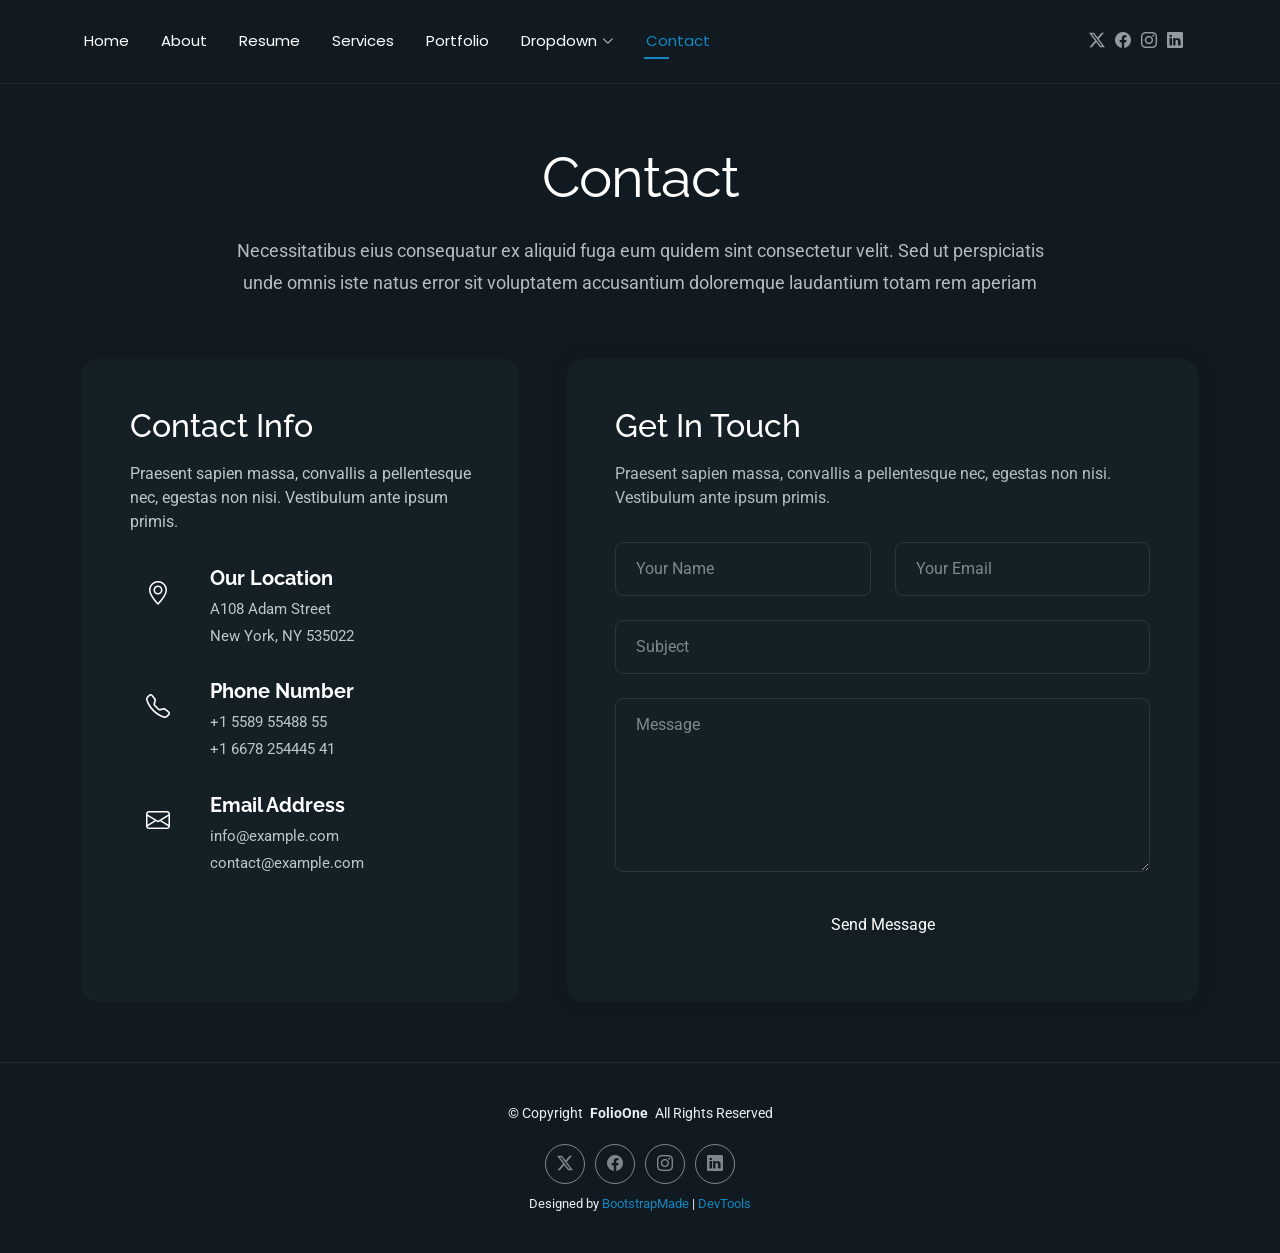
<file: FolioOne/contact.html>
<!DOCTYPE html>
<html lang="en">

<head>
  <meta charset="utf-8">
  <meta content="width=device-width, initial-scale=1.0" name="viewport">
  <title>Contact - FolioOne Bootstrap Template</title>
  <meta name="description" content="">
  <meta name="keywords" content="">

  <!-- Favicons -->
  <link href="assets/img/favicon.png" rel="icon">
  <link href="assets/img/apple-touch-icon.png" rel="apple-touch-icon">

  <!-- Fonts -->
  <link href="https://fonts.googleapis.com" rel="preconnect">
  <link href="https://fonts.gstatic.com" rel="preconnect" crossorigin>
  <link href="https://fonts.googleapis.com/css2?family=Roboto:ital,wght@0,100;0,300;0,400;0,500;0,700;0,900;1,100;1,300;1,400;1,500;1,700;1,900&family=Poppins:ital,wght@0,100;0,200;0,300;0,400;0,500;0,600;0,700;0,800;0,900;1,100;1,200;1,300;1,400;1,500;1,600;1,700;1,800;1,900&family=Raleway:ital,wght@0,100;0,200;0,300;0,400;0,500;0,600;0,700;0,800;0,900;1,100;1,200;1,300;1,400;1,500;1,600;1,700;1,800;1,900&display=swap" rel="stylesheet">

  <!-- Vendor CSS Files -->
  <link href="assets/vendor/bootstrap/css/bootstrap.min.css" rel="stylesheet">
  <link href="assets/vendor/bootstrap-icons/bootstrap-icons.css" rel="stylesheet">
  <link href="assets/vendor/aos/aos.css" rel="stylesheet">
  <link href="assets/vendor/swiper/swiper-bundle.min.css" rel="stylesheet">
  <link href="assets/vendor/glightbox/css/glightbox.min.css" rel="stylesheet">

  <!-- Main CSS File -->
  <link href="assets/css/main.css" rel="stylesheet">

  <!-- =======================================================
  * Template Name: FolioOne
  * Template URL: https://bootstrapmade.com/folioone-bootstrap-portfolio-website-template/
  * Updated: Aug 23 2025 with Bootstrap v5.3.7
  * Author: BootstrapMade.com
  * License: https://bootstrapmade.com/license/
  ======================================================== -->
</head>

<body class="contact-page">

  <header id="header" class="header d-flex align-items-center light-background sticky-top">
    <div class="container position-relative d-flex align-items-center justify-content-between">

      <!-- <a href="index.html" class="logo d-flex align-items-center me-auto me-xl-0">
      <img src="assets/img/logo.webp" alt="">
      <h1 class="sitename">FolioOne</h1> 
    </a> -->

      <nav id="navmenu" class="navmenu">
        <ul>
          <li><a href="index.html">Home</a></li>
          <li><a href="about.html">About</a></li>
          <li><a href="resume.html">Resume</a></li>
          <li><a href="services.html">Services</a></li>
          <li><a href="portfolio.html">Portfolio</a></li>
          <li class="dropdown"><a href="#"><span>Dropdown</span> <i class="bi bi-chevron-down toggle-dropdown"></i></a>
            <ul>
              <li><a href="#">Dropdown 1</a></li>
              <li class="dropdown"><a href="#"><span>Deep Dropdown</span> <i class="bi bi-chevron-down toggle-dropdown"></i></a>
                <ul>
                  <li><a href="#">Deep Dropdown 1</a></li>
                  <li><a href="#">Deep Dropdown 2</a></li>
                  <li><a href="#">Deep Dropdown 3</a></li>
                  <li><a href="#">Deep Dropdown 4</a></li>
                  <li><a href="#">Deep Dropdown 5</a></li>
                </ul>
              </li>
              <li><a href="#">Dropdown 2</a></li>
              <li><a href="#">Dropdown 3</a></li>
              <li><a href="#">Dropdown 4</a></li>
            </ul>
          </li>
          <li><a href="contact.html" class="active">Contact</a></li>
        </ul>
        <i class="mobile-nav-toggle d-xl-none bi bi-list"></i>
      </nav>

      <div class="header-social-links">
        <a href="#" class="twitter"><i class="bi bi-twitter-x"></i></a>
        <a href="#" class="facebook"><i class="bi bi-facebook"></i></a>
        <a href="#" class="instagram"><i class="bi bi-instagram"></i></a>
        <a href="#" class="linkedin"><i class="bi bi-linkedin"></i></a>
      </div>

    </div>
  </header>

  <main class="main">

    <!-- Contact Section -->
    <section id="contact" class="contact section">

      <!-- Section Title -->
      <div class="container section-title" data-aos="fade-up">
        <h2>Contact</h2>
        <p>Necessitatibus eius consequatur ex aliquid fuga eum quidem sint consectetur velit. Sed ut perspiciatis unde omnis iste natus error sit voluptatem accusantium doloremque laudantium totam rem aperiam</p>
      </div><!-- End Section Title -->

      <div class="container" data-aos="fade-up" data-aos-delay="100">

        <div class="row g-4 g-lg-5">
          <div class="col-lg-5">
            <div class="info-box" data-aos="fade-up" data-aos-delay="200">
              <h3>Contact Info</h3>
              <p>Praesent sapien massa, convallis a pellentesque nec, egestas non nisi. Vestibulum ante ipsum primis.</p>

              <div class="info-item" data-aos="fade-up" data-aos-delay="300">
                <div class="icon-box">
                  <i class="bi bi-geo-alt"></i>
                </div>
                <div class="content">
                  <h4>Our Location</h4>
                  <p>A108 Adam Street</p>
                  <p>New York, NY 535022</p>
                </div>
              </div>

              <div class="info-item" data-aos="fade-up" data-aos-delay="400">
                <div class="icon-box">
                  <i class="bi bi-telephone"></i>
                </div>
                <div class="content">
                  <h4>Phone Number</h4>
                  <p>+1 5589 55488 55</p>
                  <p>+1 6678 254445 41</p>
                </div>
              </div>

              <div class="info-item" data-aos="fade-up" data-aos-delay="500">
                <div class="icon-box">
                  <i class="bi bi-envelope"></i>
                </div>
                <div class="content">
                  <h4>Email Address</h4>
                  <p>info@example.com</p>
                  <p>contact@example.com</p>
                </div>
              </div>
            </div>
          </div>

          <div class="col-lg-7">
            <div class="contact-form" data-aos="fade-up" data-aos-delay="300">
              <h3>Get In Touch</h3>
              <p>Praesent sapien massa, convallis a pellentesque nec, egestas non nisi. Vestibulum ante ipsum primis.</p>

              <form action="forms/contact.php" method="post" class="php-email-form" data-aos="fade-up" data-aos-delay="200">
                <div class="row gy-4">

                  <div class="col-md-6">
                    <input type="text" name="name" class="form-control" placeholder="Your Name" required="">
                  </div>

                  <div class="col-md-6 ">
                    <input type="email" class="form-control" name="email" placeholder="Your Email" required="">
                  </div>

                  <div class="col-12">
                    <input type="text" class="form-control" name="subject" placeholder="Subject" required="">
                  </div>

                  <div class="col-12">
                    <textarea class="form-control" name="message" rows="6" placeholder="Message" required=""></textarea>
                  </div>

                  <div class="col-12 text-center">
                    <div class="loading">Loading</div>
                    <div class="error-message"></div>
                    <div class="sent-message">Your message has been sent. Thank you!</div>

                    <button type="submit" class="btn">Send Message</button>
                  </div>

                </div>
              </form>

            </div>
          </div>

        </div>

      </div>

    </section><!-- /Contact Section -->

  </main>

  <footer id="footer" class="footer">

    <div class="container">
      <div class="copyright text-center ">
        <p>© <span>Copyright</span> <strong class="px-1 sitename">FolioOne</strong> <span>All Rights Reserved<br></span></p>
      </div>
      <div class="social-links d-flex justify-content-center">
        <a href=""><i class="bi bi-twitter-x"></i></a>
        <a href=""><i class="bi bi-facebook"></i></a>
        <a href=""><i class="bi bi-instagram"></i></a>
        <a href=""><i class="bi bi-linkedin"></i></a>
      </div>
      <div class="credits">
        <!-- All the links in the footer should remain intact. -->
        <!-- You can delete the links only if you've purchased the pro version. -->
        <!-- Licensing information: https://bootstrapmade.com/license/ -->
        <!-- Purchase the pro version with working PHP/AJAX contact form: [buy-url] -->
        Designed by <a href="https://bootstrapmade.com/">BootstrapMade</a> | <a href="https://bootstrapmade.com/tools/">DevTools</a>
      </div>
    </div>

  </footer>

  <!-- Scroll Top -->
  <a href="#" id="scroll-top" class="scroll-top d-flex align-items-center justify-content-center"><i class="bi bi-arrow-up-short"></i></a>

  <!-- Preloader -->
  <div id="preloader"></div>

  <!-- Vendor JS Files -->
  <script src="assets/vendor/bootstrap/js/bootstrap.bundle.min.js"></script>
  <script src="assets/vendor/php-email-form/validate.js"></script>
  <script src="assets/vendor/aos/aos.js"></script>
  <script src="assets/vendor/typed.js/typed.umd.js"></script>
  <script src="assets/vendor/waypoints/noframework.waypoints.js"></script>
  <script src="assets/vendor/purecounter/purecounter_vanilla.js"></script>
  <script src="assets/vendor/swiper/swiper-bundle.min.js"></script>
  <script src="assets/vendor/imagesloaded/imagesloaded.pkgd.min.js"></script>
  <script src="assets/vendor/isotope-layout/isotope.pkgd.min.js"></script>
  <script src="assets/vendor/glightbox/js/glightbox.min.js"></script>

  <!-- Main JS File -->
  <script src="assets/js/main.js"></script>

</body>

</html>
</file>
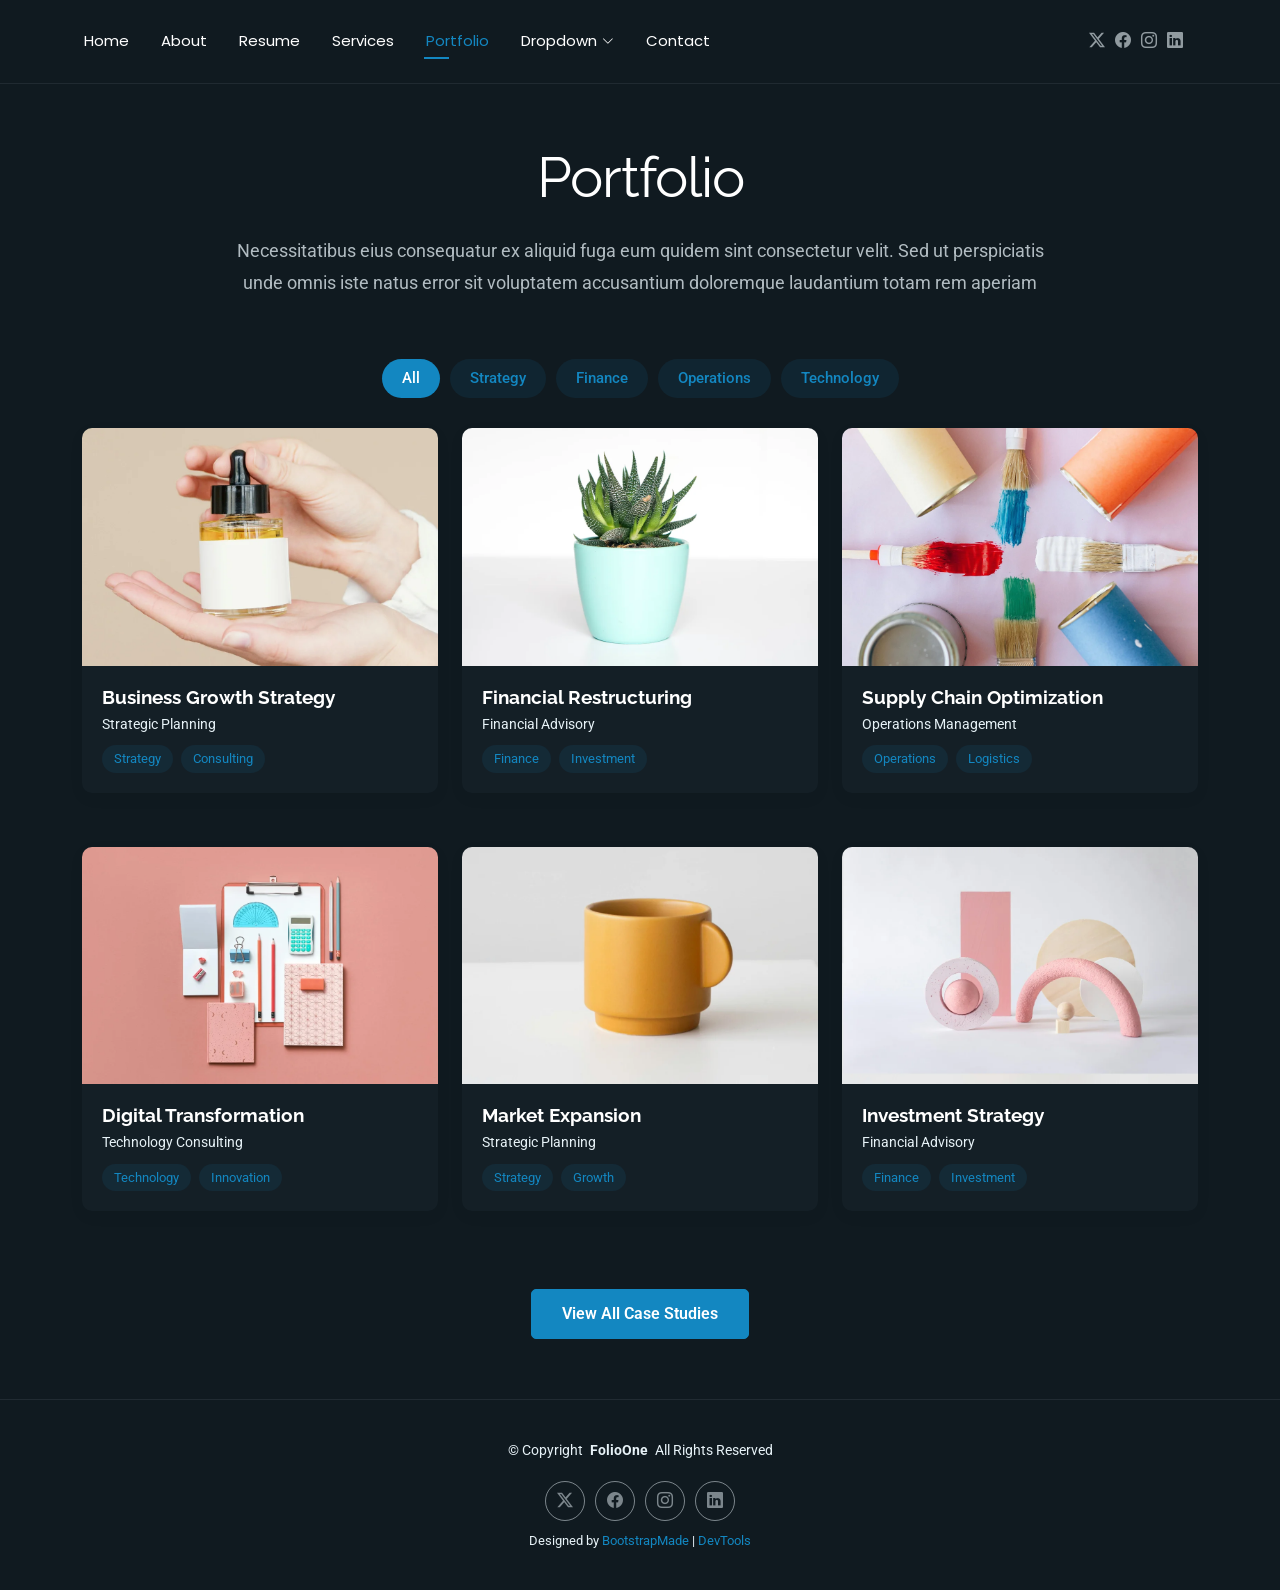
<file: FolioOne/portfolio.html>
<!DOCTYPE html>
<html lang="en">

<head>
  <meta charset="utf-8">
  <meta content="width=device-width, initial-scale=1.0" name="viewport">
  <title>Portfolio - FolioOne Bootstrap Template</title>
  <meta name="description" content="">
  <meta name="keywords" content="">

  <!-- Favicons -->
  <link href="assets/img/favicon.png" rel="icon">
  <link href="assets/img/apple-touch-icon.png" rel="apple-touch-icon">

  <!-- Fonts -->
  <link href="https://fonts.googleapis.com" rel="preconnect">
  <link href="https://fonts.gstatic.com" rel="preconnect" crossorigin>
  <link href="https://fonts.googleapis.com/css2?family=Roboto:ital,wght@0,100;0,300;0,400;0,500;0,700;0,900;1,100;1,300;1,400;1,500;1,700;1,900&family=Poppins:ital,wght@0,100;0,200;0,300;0,400;0,500;0,600;0,700;0,800;0,900;1,100;1,200;1,300;1,400;1,500;1,600;1,700;1,800;1,900&family=Raleway:ital,wght@0,100;0,200;0,300;0,400;0,500;0,600;0,700;0,800;0,900;1,100;1,200;1,300;1,400;1,500;1,600;1,700;1,800;1,900&display=swap" rel="stylesheet">

  <!-- Vendor CSS Files -->
  <link href="assets/vendor/bootstrap/css/bootstrap.min.css" rel="stylesheet">
  <link href="assets/vendor/bootstrap-icons/bootstrap-icons.css" rel="stylesheet">
  <link href="assets/vendor/aos/aos.css" rel="stylesheet">
  <link href="assets/vendor/swiper/swiper-bundle.min.css" rel="stylesheet">
  <link href="assets/vendor/glightbox/css/glightbox.min.css" rel="stylesheet">

  <!-- Main CSS File -->
  <link href="assets/css/main.css" rel="stylesheet">

  <!-- =======================================================
  * Template Name: FolioOne
  * Template URL: https://bootstrapmade.com/folioone-bootstrap-portfolio-website-template/
  * Updated: Aug 23 2025 with Bootstrap v5.3.7
  * Author: BootstrapMade.com
  * License: https://bootstrapmade.com/license/
  ======================================================== -->
</head>

<body class="portfolio-page">

  <header id="header" class="header d-flex align-items-center light-background sticky-top">
    <div class="container position-relative d-flex align-items-center justify-content-between">

      <!-- <a href="index.html" class="logo d-flex align-items-center me-auto me-xl-0">
      <img src="assets/img/logo.webp" alt="">
      <h1 class="sitename">FolioOne</h1> 
    </a> -->

      <nav id="navmenu" class="navmenu">
        <ul>
          <li><a href="index.html">Home</a></li>
          <li><a href="about.html">About</a></li>
          <li><a href="resume.html">Resume</a></li>
          <li><a href="services.html">Services</a></li>
          <li><a href="portfolio.html" class="active">Portfolio</a></li>
          <li class="dropdown"><a href="#"><span>Dropdown</span> <i class="bi bi-chevron-down toggle-dropdown"></i></a>
            <ul>
              <li><a href="#">Dropdown 1</a></li>
              <li class="dropdown"><a href="#"><span>Deep Dropdown</span> <i class="bi bi-chevron-down toggle-dropdown"></i></a>
                <ul>
                  <li><a href="#">Deep Dropdown 1</a></li>
                  <li><a href="#">Deep Dropdown 2</a></li>
                  <li><a href="#">Deep Dropdown 3</a></li>
                  <li><a href="#">Deep Dropdown 4</a></li>
                  <li><a href="#">Deep Dropdown 5</a></li>
                </ul>
              </li>
              <li><a href="#">Dropdown 2</a></li>
              <li><a href="#">Dropdown 3</a></li>
              <li><a href="#">Dropdown 4</a></li>
            </ul>
          </li>
          <li><a href="contact.html">Contact</a></li>
        </ul>
        <i class="mobile-nav-toggle d-xl-none bi bi-list"></i>
      </nav>

      <div class="header-social-links">
        <a href="#" class="twitter"><i class="bi bi-twitter-x"></i></a>
        <a href="#" class="facebook"><i class="bi bi-facebook"></i></a>
        <a href="#" class="instagram"><i class="bi bi-instagram"></i></a>
        <a href="#" class="linkedin"><i class="bi bi-linkedin"></i></a>
      </div>

    </div>
  </header>

  <main class="main">

    <!-- Portfolio Section -->
    <section id="portfolio" class="portfolio section">

      <!-- Section Title -->
      <div class="container section-title" data-aos="fade-up">
        <h2>Portfolio</h2>
        <p>Necessitatibus eius consequatur ex aliquid fuga eum quidem sint consectetur velit. Sed ut perspiciatis unde omnis iste natus error sit voluptatem accusantium doloremque laudantium totam rem aperiam</p>
      </div><!-- End Section Title -->

      <div class="container" data-aos="fade-up" data-aos-delay="100">

        <div class="isotope-layout" data-default-filter="*" data-layout="masonry" data-sort="original-order">
          <ul class="portfolio-filters isotope-filters" data-aos="fade-up" data-aos-delay="200">
            <li data-filter="*" class="filter-active">All</li>
            <li data-filter=".filter-strategy">Strategy</li>
            <li data-filter=".filter-finance">Finance</li>
            <li data-filter=".filter-operations">Operations</li>
            <li data-filter=".filter-technology">Technology</li>
          </ul><!-- End Portfolio Filters -->

          <div class="row gy-4 isotope-container" data-aos="fade-up" data-aos-delay="300">
            <div class="col-lg-4 col-md-6 portfolio-item isotope-item filter-strategy">
              <div class="portfolio-card">
                <div class="portfolio-img">
                  <img src="assets/img/portfolio/portfolio-1.webp" alt="Portfolio Item" class="img-fluid">
                  <div class="portfolio-overlay">
                    <a href="assets/img/portfolio/portfolio-1.webp" class="glightbox portfolio-lightbox"><i class="bi bi-plus"></i></a>
                    <a href="#" class="portfolio-details-link"><i class="bi bi-link"></i></a>
                  </div>
                </div>
                <div class="portfolio-info">
                  <h4>Business Growth Strategy</h4>
                  <p>Strategic Planning</p>
                  <div class="portfolio-tags">
                    <span>Strategy</span>
                    <span>Consulting</span>
                  </div>
                </div>
              </div>
            </div>

            <div class="col-lg-4 col-md-6 portfolio-item isotope-item filter-finance">
              <div class="portfolio-card">
                <div class="portfolio-img">
                  <img src="assets/img/portfolio/portfolio-2.webp" alt="Portfolio Item" class="img-fluid">
                  <div class="portfolio-overlay">
                    <a href="assets/img/portfolio/portfolio-2.webp" class="glightbox portfolio-lightbox"><i class="bi bi-plus"></i></a>
                    <a href="#" class="portfolio-details-link"><i class="bi bi-link"></i></a>
                  </div>
                </div>
                <div class="portfolio-info">
                  <h4>Financial Restructuring</h4>
                  <p>Financial Advisory</p>
                  <div class="portfolio-tags">
                    <span>Finance</span>
                    <span>Investment</span>
                  </div>
                </div>
              </div>
            </div>

            <div class="col-lg-4 col-md-6 portfolio-item isotope-item filter-operations">
              <div class="portfolio-card">
                <div class="portfolio-img">
                  <img src="assets/img/portfolio/portfolio-3.webp" alt="Portfolio Item" class="img-fluid">
                  <div class="portfolio-overlay">
                    <a href="assets/img/portfolio/portfolio-3.webp" class="glightbox portfolio-lightbox"><i class="bi bi-plus"></i></a>
                    <a href="#" class="portfolio-details-link"><i class="bi bi-link"></i></a>
                  </div>
                </div>
                <div class="portfolio-info">
                  <h4>Supply Chain Optimization</h4>
                  <p>Operations Management</p>
                  <div class="portfolio-tags">
                    <span>Operations</span>
                    <span>Logistics</span>
                  </div>
                </div>
              </div>
            </div>

            <div class="col-lg-4 col-md-6 portfolio-item isotope-item filter-technology">
              <div class="portfolio-card">
                <div class="portfolio-img">
                  <img src="assets/img/portfolio/portfolio-4.webp" alt="Portfolio Item" class="img-fluid">
                  <div class="portfolio-overlay">
                    <a href="assets/img/portfolio/portfolio-4.webp" class="glightbox portfolio-lightbox"><i class="bi bi-plus"></i></a>
                    <a href="#" class="portfolio-details-link"><i class="bi bi-link"></i></a>
                  </div>
                </div>
                <div class="portfolio-info">
                  <h4>Digital Transformation</h4>
                  <p>Technology Consulting</p>
                  <div class="portfolio-tags">
                    <span>Technology</span>
                    <span>Innovation</span>
                  </div>
                </div>
              </div>
            </div>

            <div class="col-lg-4 col-md-6 portfolio-item isotope-item filter-strategy">
              <div class="portfolio-card">
                <div class="portfolio-img">
                  <img src="assets/img/portfolio/portfolio-5.webp" alt="Portfolio Item" class="img-fluid">
                  <div class="portfolio-overlay">
                    <a href="assets/img/portfolio/portfolio-5.webp" class="glightbox portfolio-lightbox"><i class="bi bi-plus"></i></a>
                    <a href="#" class="portfolio-details-link"><i class="bi bi-link"></i></a>
                  </div>
                </div>
                <div class="portfolio-info">
                  <h4>Market Expansion</h4>
                  <p>Strategic Planning</p>
                  <div class="portfolio-tags">
                    <span>Strategy</span>
                    <span>Growth</span>
                  </div>
                </div>
              </div>
            </div>

            <div class="col-lg-4 col-md-6 portfolio-item isotope-item filter-finance">
              <div class="portfolio-card">
                <div class="portfolio-img">
                  <img src="assets/img/portfolio/portfolio-6.webp" alt="Portfolio Item" class="img-fluid">
                  <div class="portfolio-overlay">
                    <a href="assets/img/portfolio/portfolio-6.webp" class="glightbox portfolio-lightbox"><i class="bi bi-plus"></i></a>
                    <a href="#" class="portfolio-details-link"><i class="bi bi-link"></i></a>
                  </div>
                </div>
                <div class="portfolio-info">
                  <h4>Investment Strategy</h4>
                  <p>Financial Advisory</p>
                  <div class="portfolio-tags">
                    <span>Finance</span>
                    <span>Investment</span>
                  </div>
                </div>
              </div>
            </div>
          </div><!-- End Portfolio Items Container -->

        </div>

        <div class="text-center mt-5" data-aos="fade-up" data-aos-delay="400">
          <a href="#portfolio" class="btn btn-primary">View All Case Studies</a>
        </div>

      </div>

    </section><!-- /Portfolio Section -->

  </main>

  <footer id="footer" class="footer">

    <div class="container">
      <div class="copyright text-center ">
        <p>© <span>Copyright</span> <strong class="px-1 sitename">FolioOne</strong> <span>All Rights Reserved<br></span></p>
      </div>
      <div class="social-links d-flex justify-content-center">
        <a href=""><i class="bi bi-twitter-x"></i></a>
        <a href=""><i class="bi bi-facebook"></i></a>
        <a href=""><i class="bi bi-instagram"></i></a>
        <a href=""><i class="bi bi-linkedin"></i></a>
      </div>
      <div class="credits">
        <!-- All the links in the footer should remain intact. -->
        <!-- You can delete the links only if you've purchased the pro version. -->
        <!-- Licensing information: https://bootstrapmade.com/license/ -->
        <!-- Purchase the pro version with working PHP/AJAX contact form: [buy-url] -->
        Designed by <a href="https://bootstrapmade.com/">BootstrapMade</a> | <a href="https://bootstrapmade.com/tools/">DevTools</a>
      </div>
    </div>

  </footer>

  <!-- Scroll Top -->
  <a href="#" id="scroll-top" class="scroll-top d-flex align-items-center justify-content-center"><i class="bi bi-arrow-up-short"></i></a>

  <!-- Preloader -->
  <div id="preloader"></div>

  <!-- Vendor JS Files -->
  <script src="assets/vendor/bootstrap/js/bootstrap.bundle.min.js"></script>
  <script src="assets/vendor/php-email-form/validate.js"></script>
  <script src="assets/vendor/aos/aos.js"></script>
  <script src="assets/vendor/typed.js/typed.umd.js"></script>
  <script src="assets/vendor/waypoints/noframework.waypoints.js"></script>
  <script src="assets/vendor/purecounter/purecounter_vanilla.js"></script>
  <script src="assets/vendor/swiper/swiper-bundle.min.js"></script>
  <script src="assets/vendor/imagesloaded/imagesloaded.pkgd.min.js"></script>
  <script src="assets/vendor/isotope-layout/isotope.pkgd.min.js"></script>
  <script src="assets/vendor/glightbox/js/glightbox.min.js"></script>

  <!-- Main JS File -->
  <script src="assets/js/main.js"></script>

</body>

</html>
</file>
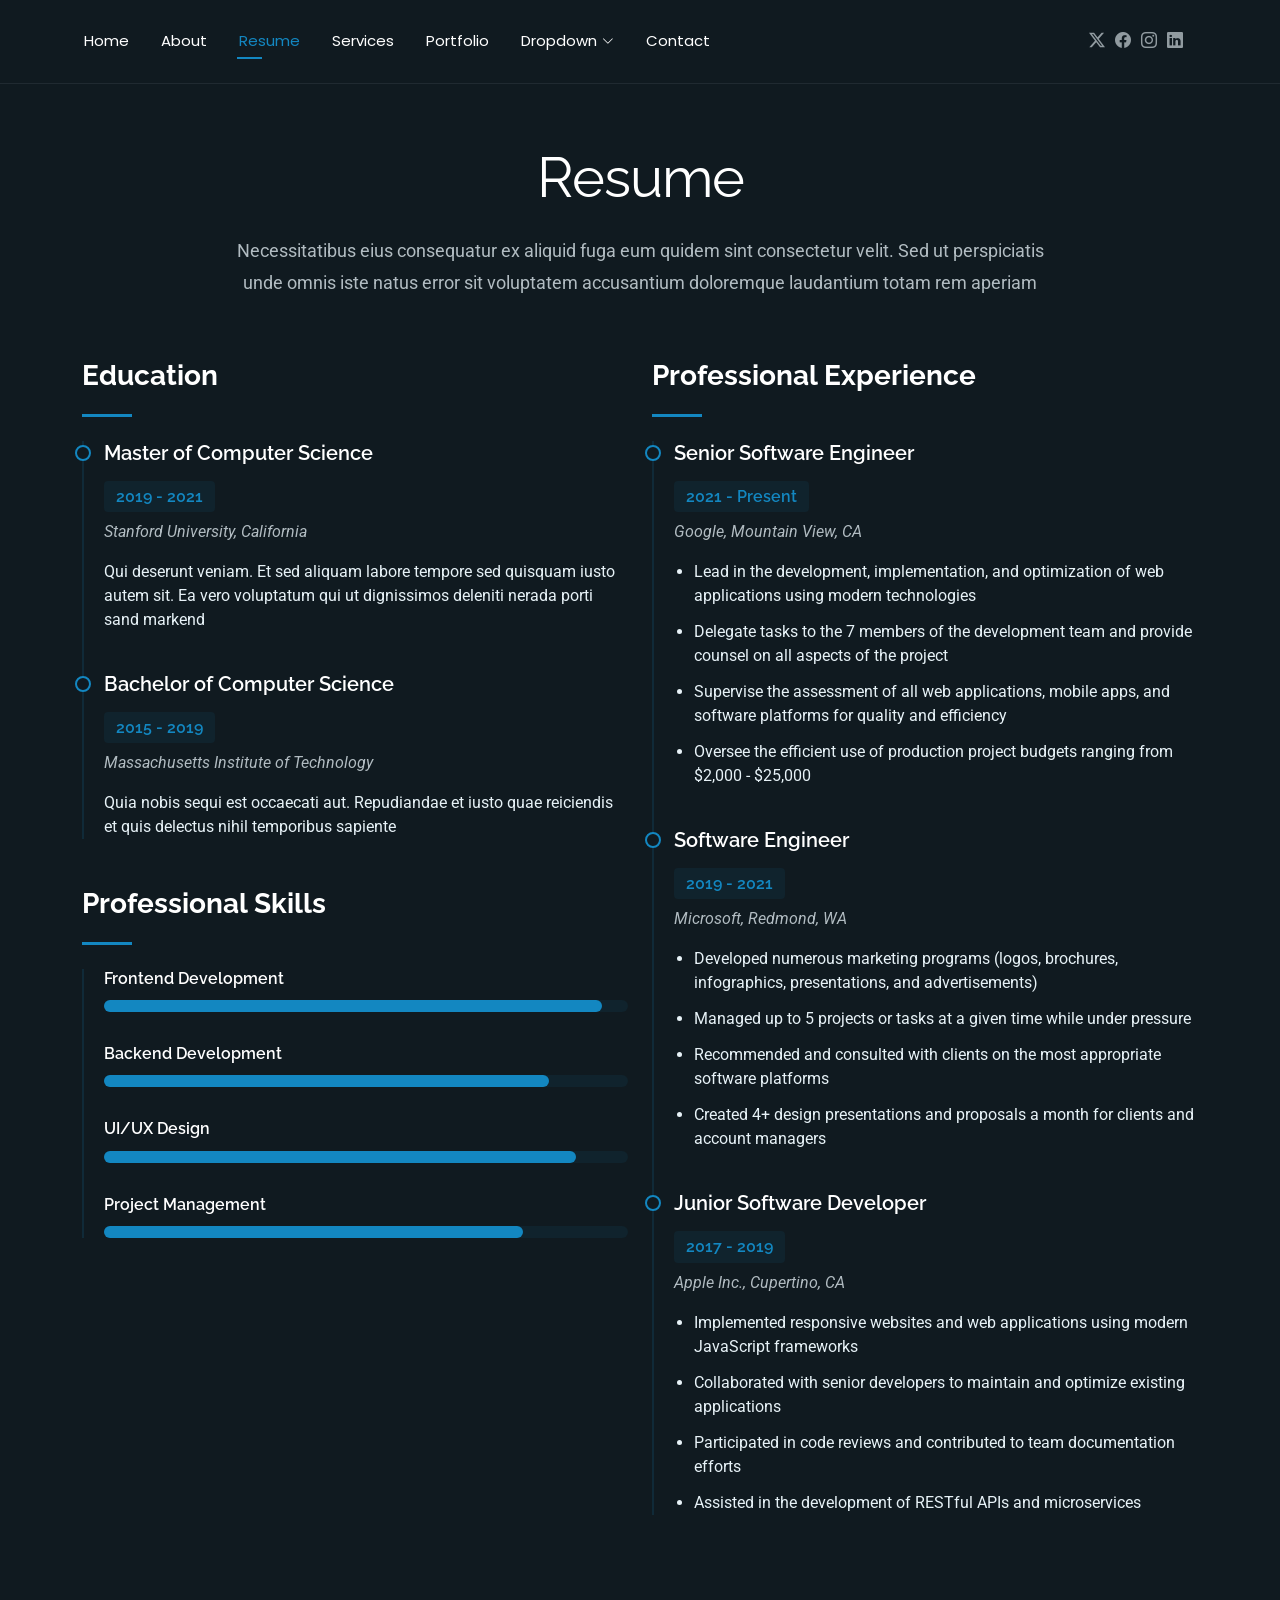
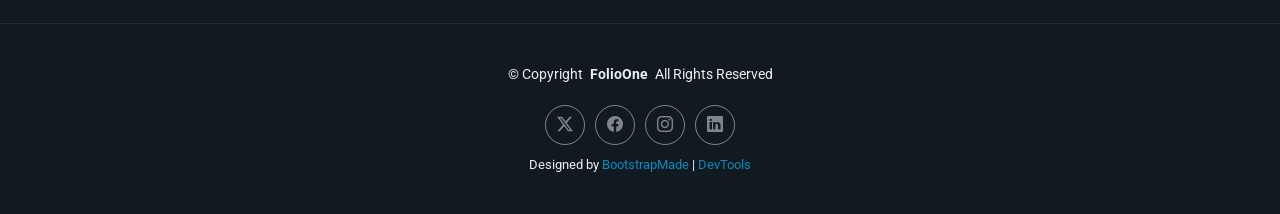
<file: FolioOne/resume.html>
<!DOCTYPE html>
<html lang="en">

<head>
  <meta charset="utf-8">
  <meta content="width=device-width, initial-scale=1.0" name="viewport">
  <title>Resume - FolioOne Bootstrap Template</title>
  <meta name="description" content="">
  <meta name="keywords" content="">

  <!-- Favicons -->
  <link href="assets/img/favicon.png" rel="icon">
  <link href="assets/img/apple-touch-icon.png" rel="apple-touch-icon">

  <!-- Fonts -->
  <link href="https://fonts.googleapis.com" rel="preconnect">
  <link href="https://fonts.gstatic.com" rel="preconnect" crossorigin>
  <link href="https://fonts.googleapis.com/css2?family=Roboto:ital,wght@0,100;0,300;0,400;0,500;0,700;0,900;1,100;1,300;1,400;1,500;1,700;1,900&family=Poppins:ital,wght@0,100;0,200;0,300;0,400;0,500;0,600;0,700;0,800;0,900;1,100;1,200;1,300;1,400;1,500;1,600;1,700;1,800;1,900&family=Raleway:ital,wght@0,100;0,200;0,300;0,400;0,500;0,600;0,700;0,800;0,900;1,100;1,200;1,300;1,400;1,500;1,600;1,700;1,800;1,900&display=swap" rel="stylesheet">

  <!-- Vendor CSS Files -->
  <link href="assets/vendor/bootstrap/css/bootstrap.min.css" rel="stylesheet">
  <link href="assets/vendor/bootstrap-icons/bootstrap-icons.css" rel="stylesheet">
  <link href="assets/vendor/aos/aos.css" rel="stylesheet">
  <link href="assets/vendor/swiper/swiper-bundle.min.css" rel="stylesheet">
  <link href="assets/vendor/glightbox/css/glightbox.min.css" rel="stylesheet">

  <!-- Main CSS File -->
  <link href="assets/css/main.css" rel="stylesheet">

  <!-- =======================================================
  * Template Name: FolioOne
  * Template URL: https://bootstrapmade.com/folioone-bootstrap-portfolio-website-template/
  * Updated: Aug 23 2025 with Bootstrap v5.3.7
  * Author: BootstrapMade.com
  * License: https://bootstrapmade.com/license/
  ======================================================== -->
</head>

<body class="resume-page">

  <header id="header" class="header d-flex align-items-center light-background sticky-top">
    <div class="container position-relative d-flex align-items-center justify-content-between">

      <!-- <a href="index.html" class="logo d-flex align-items-center me-auto me-xl-0">
      <img src="assets/img/logo.webp" alt="">
      <h1 class="sitename">FolioOne</h1> 
    </a> -->

      <nav id="navmenu" class="navmenu">
        <ul>
          <li><a href="index.html">Home</a></li>
          <li><a href="about.html">About</a></li>
          <li><a href="resume.html" class="active">Resume</a></li>
          <li><a href="services.html">Services</a></li>
          <li><a href="portfolio.html">Portfolio</a></li>
          <li class="dropdown"><a href="#"><span>Dropdown</span> <i class="bi bi-chevron-down toggle-dropdown"></i></a>
            <ul>
              <li><a href="#">Dropdown 1</a></li>
              <li class="dropdown"><a href="#"><span>Deep Dropdown</span> <i class="bi bi-chevron-down toggle-dropdown"></i></a>
                <ul>
                  <li><a href="#">Deep Dropdown 1</a></li>
                  <li><a href="#">Deep Dropdown 2</a></li>
                  <li><a href="#">Deep Dropdown 3</a></li>
                  <li><a href="#">Deep Dropdown 4</a></li>
                  <li><a href="#">Deep Dropdown 5</a></li>
                </ul>
              </li>
              <li><a href="#">Dropdown 2</a></li>
              <li><a href="#">Dropdown 3</a></li>
              <li><a href="#">Dropdown 4</a></li>
            </ul>
          </li>
          <li><a href="contact.html">Contact</a></li>
        </ul>
        <i class="mobile-nav-toggle d-xl-none bi bi-list"></i>
      </nav>

      <div class="header-social-links">
        <a href="#" class="twitter"><i class="bi bi-twitter-x"></i></a>
        <a href="#" class="facebook"><i class="bi bi-facebook"></i></a>
        <a href="#" class="instagram"><i class="bi bi-instagram"></i></a>
        <a href="#" class="linkedin"><i class="bi bi-linkedin"></i></a>
      </div>

    </div>
  </header>

  <main class="main">

    <!-- Resume Section -->
    <section id="resume" class="resume section">

      <!-- Section Title -->
      <div class="container section-title" data-aos="fade-up">
        <h2>Resume</h2>
        <p>Necessitatibus eius consequatur ex aliquid fuga eum quidem sint consectetur velit. Sed ut perspiciatis unde omnis iste natus error sit voluptatem accusantium doloremque laudantium totam rem aperiam</p>
      </div><!-- End Section Title -->

      <div class="container" data-aos="fade-up" data-aos-delay="100">

        <div class="row">
          <div class="col-lg-6">

            <!-- Education Section -->
            <div class="resume-item" data-aos="fade-up">
              <h3 class="resume-title">Education</h3>

              <div class="resume-content">
                <article class="education-item">
                  <h4>Master of Computer Science</h4>
                  <h5>2019 - 2021</h5>
                  <p class="institution"><em>Stanford University, California</em></p>
                  <p>Qui deserunt veniam. Et sed aliquam labore tempore sed quisquam iusto autem sit. Ea vero voluptatum qui ut dignissimos deleniti nerada porti sand markend</p>
                </article>

                <article class="education-item">
                  <h4>Bachelor of Computer Science</h4>
                  <h5>2015 - 2019</h5>
                  <p class="institution"><em>Massachusetts Institute of Technology</em></p>
                  <p>Quia nobis sequi est occaecati aut. Repudiandae et iusto quae reiciendis et quis delectus nihil temporibus sapiente</p>
                </article>
              </div>
            </div><!-- End Education Section -->

            <!-- Professional Skills Section -->
            <div class="resume-item skills-animation" data-aos="fade-up">
              <h3 class="resume-title">Professional Skills</h3>

              <div class="resume-content">
                <div class="skill-item">
                  <h4>Frontend Development</h4>
                  <div class="progress">
                    <div class="progress-bar" role="progressbar" aria-valuenow="95" aria-valuemin="0" aria-valuemax="100"></div>
                  </div>
                </div>

                <div class="skill-item">
                  <h4>Backend Development</h4>
                  <div class="progress">
                    <div class="progress-bar" role="progressbar" aria-valuenow="85" aria-valuemin="0" aria-valuemax="100"></div>
                  </div>
                </div>

                <div class="skill-item">
                  <h4>UI/UX Design</h4>
                  <div class="progress">
                    <div class="progress-bar" role="progressbar" aria-valuenow="90" aria-valuemin="0" aria-valuemax="100"></div>
                  </div>
                </div>

                <div class="skill-item">
                  <h4>Project Management</h4>
                  <div class="progress">
                    <div class="progress-bar" role="progressbar" aria-valuenow="80" aria-valuemin="0" aria-valuemax="100"></div>
                  </div>
                </div>
              </div>
            </div><!-- End Professional Skills Section -->
          </div>

          <div class="col-lg-6">
            <!-- Experience Section -->
            <div class="resume-item" data-aos="fade-up" data-aos-delay="100">
              <h3 class="resume-title">Professional Experience</h3>

              <div class="resume-content">
                <article class="experience-item">
                  <h4>Senior Software Engineer</h4>
                  <h5>2021 - Present</h5>
                  <p class="company"><em>Google, Mountain View, CA</em></p>
                  <ul>
                    <li>Lead in the development, implementation, and optimization of web applications using modern technologies</li>
                    <li>Delegate tasks to the 7 members of the development team and provide counsel on all aspects of the project</li>
                    <li>Supervise the assessment of all web applications, mobile apps, and software platforms for quality and efficiency</li>
                    <li>Oversee the efficient use of production project budgets ranging from $2,000 - $25,000</li>
                  </ul>
                </article>

                <article class="experience-item">
                  <h4>Software Engineer</h4>
                  <h5>2019 - 2021</h5>
                  <p class="company"><em>Microsoft, Redmond, WA</em></p>
                  <ul>
                    <li>Developed numerous marketing programs (logos, brochures, infographics, presentations, and advertisements)</li>
                    <li>Managed up to 5 projects or tasks at a given time while under pressure</li>
                    <li>Recommended and consulted with clients on the most appropriate software platforms</li>
                    <li>Created 4+ design presentations and proposals a month for clients and account managers</li>
                  </ul>
                </article>

                <article class="experience-item">
                  <h4>Junior Software Developer</h4>
                  <h5>2017 - 2019</h5>
                  <p class="company"><em>Apple Inc., Cupertino, CA</em></p>
                  <ul>
                    <li>Implemented responsive websites and web applications using modern JavaScript frameworks</li>
                    <li>Collaborated with senior developers to maintain and optimize existing applications</li>
                    <li>Participated in code reviews and contributed to team documentation efforts</li>
                    <li>Assisted in the development of RESTful APIs and microservices</li>
                  </ul>
                </article>
              </div>
            </div><!-- End Experience Section -->
          </div>
        </div>

      </div>

    </section><!-- /Resume Section -->

  </main>

  <footer id="footer" class="footer">

    <div class="container">
      <div class="copyright text-center ">
        <p>© <span>Copyright</span> <strong class="px-1 sitename">FolioOne</strong> <span>All Rights Reserved<br></span></p>
      </div>
      <div class="social-links d-flex justify-content-center">
        <a href=""><i class="bi bi-twitter-x"></i></a>
        <a href=""><i class="bi bi-facebook"></i></a>
        <a href=""><i class="bi bi-instagram"></i></a>
        <a href=""><i class="bi bi-linkedin"></i></a>
      </div>
      <div class="credits">
        <!-- All the links in the footer should remain intact. -->
        <!-- You can delete the links only if you've purchased the pro version. -->
        <!-- Licensing information: https://bootstrapmade.com/license/ -->
        <!-- Purchase the pro version with working PHP/AJAX contact form: [buy-url] -->
        Designed by <a href="https://bootstrapmade.com/">BootstrapMade</a> | <a href="https://bootstrapmade.com/tools/">DevTools</a>
      </div>
    </div>

  </footer>

  <!-- Scroll Top -->
  <a href="#" id="scroll-top" class="scroll-top d-flex align-items-center justify-content-center"><i class="bi bi-arrow-up-short"></i></a>

  <!-- Preloader -->
  <div id="preloader"></div>

  <!-- Vendor JS Files -->
  <script src="assets/vendor/bootstrap/js/bootstrap.bundle.min.js"></script>
  <script src="assets/vendor/php-email-form/validate.js"></script>
  <script src="assets/vendor/aos/aos.js"></script>
  <script src="assets/vendor/typed.js/typed.umd.js"></script>
  <script src="assets/vendor/waypoints/noframework.waypoints.js"></script>
  <script src="assets/vendor/purecounter/purecounter_vanilla.js"></script>
  <script src="assets/vendor/swiper/swiper-bundle.min.js"></script>
  <script src="assets/vendor/imagesloaded/imagesloaded.pkgd.min.js"></script>
  <script src="assets/vendor/isotope-layout/isotope.pkgd.min.js"></script>
  <script src="assets/vendor/glightbox/js/glightbox.min.js"></script>

  <!-- Main JS File -->
  <script src="assets/js/main.js"></script>

</body>

</html>
</file>
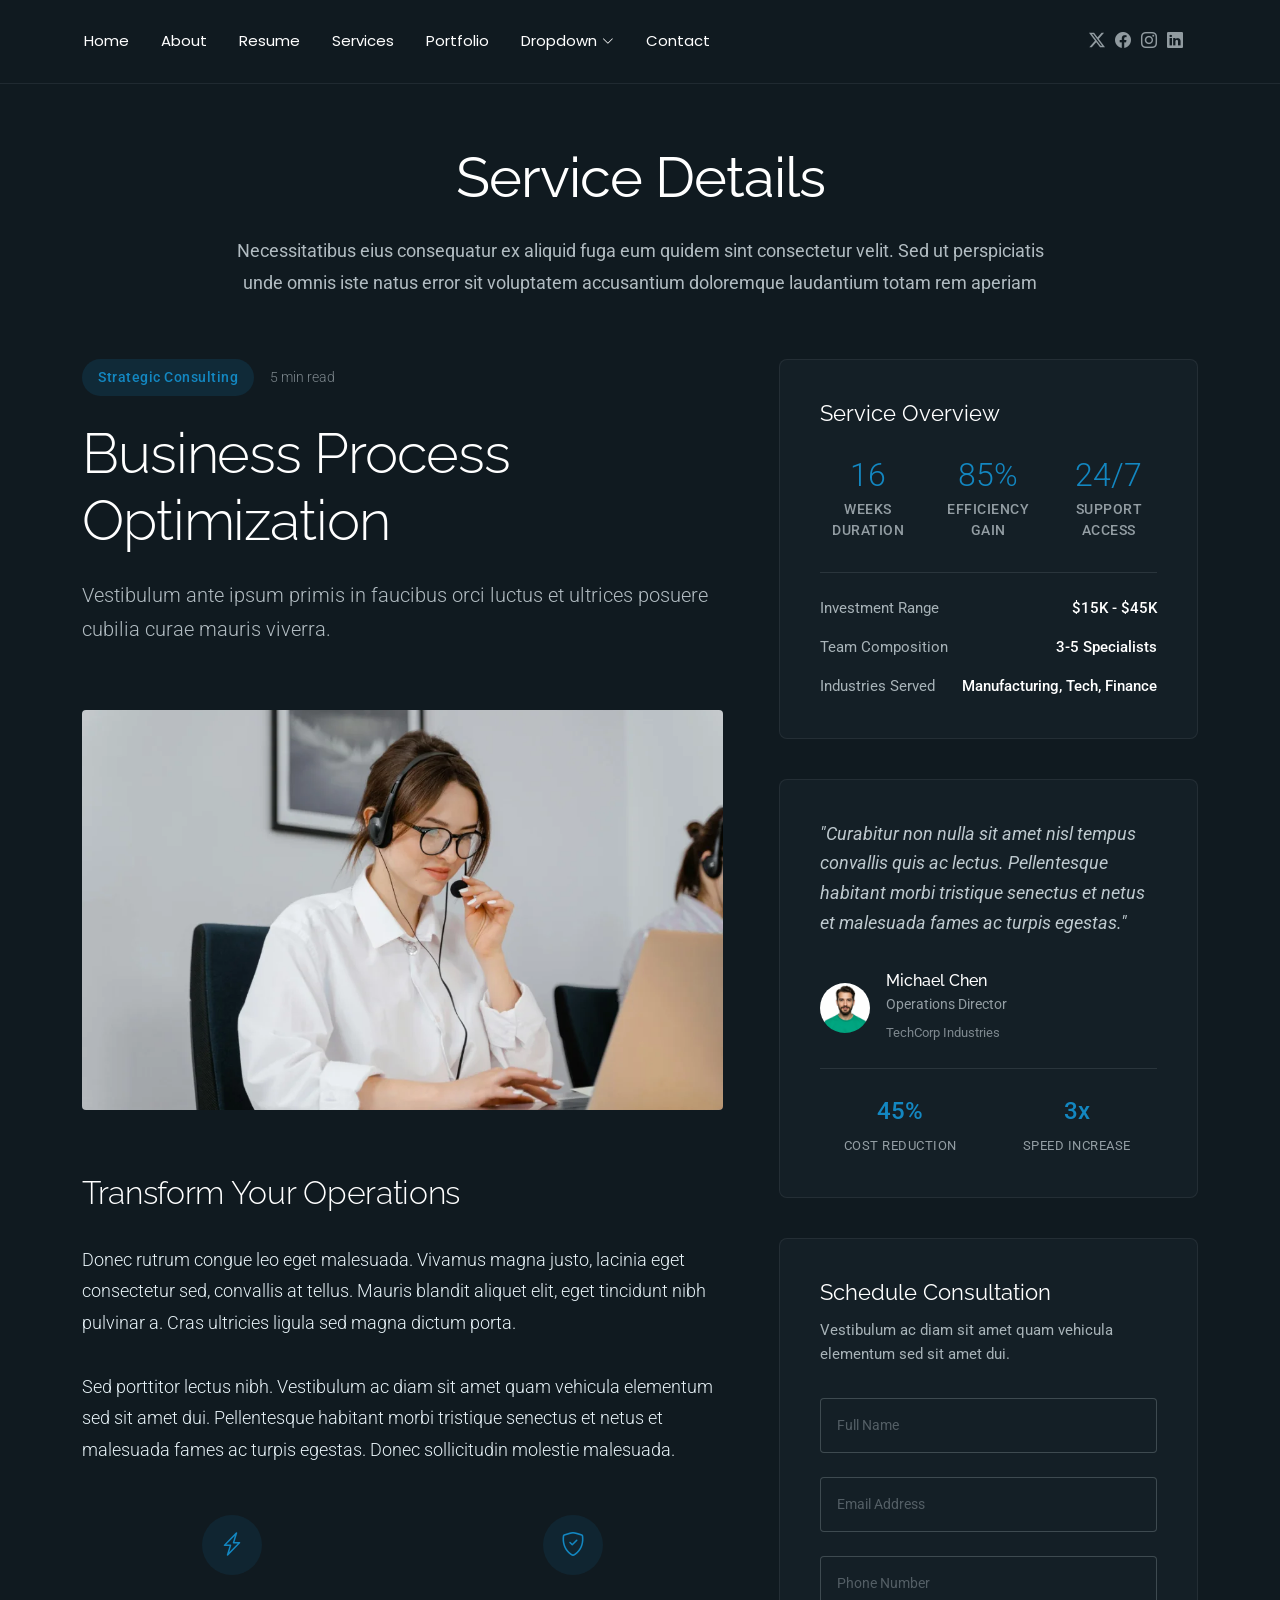
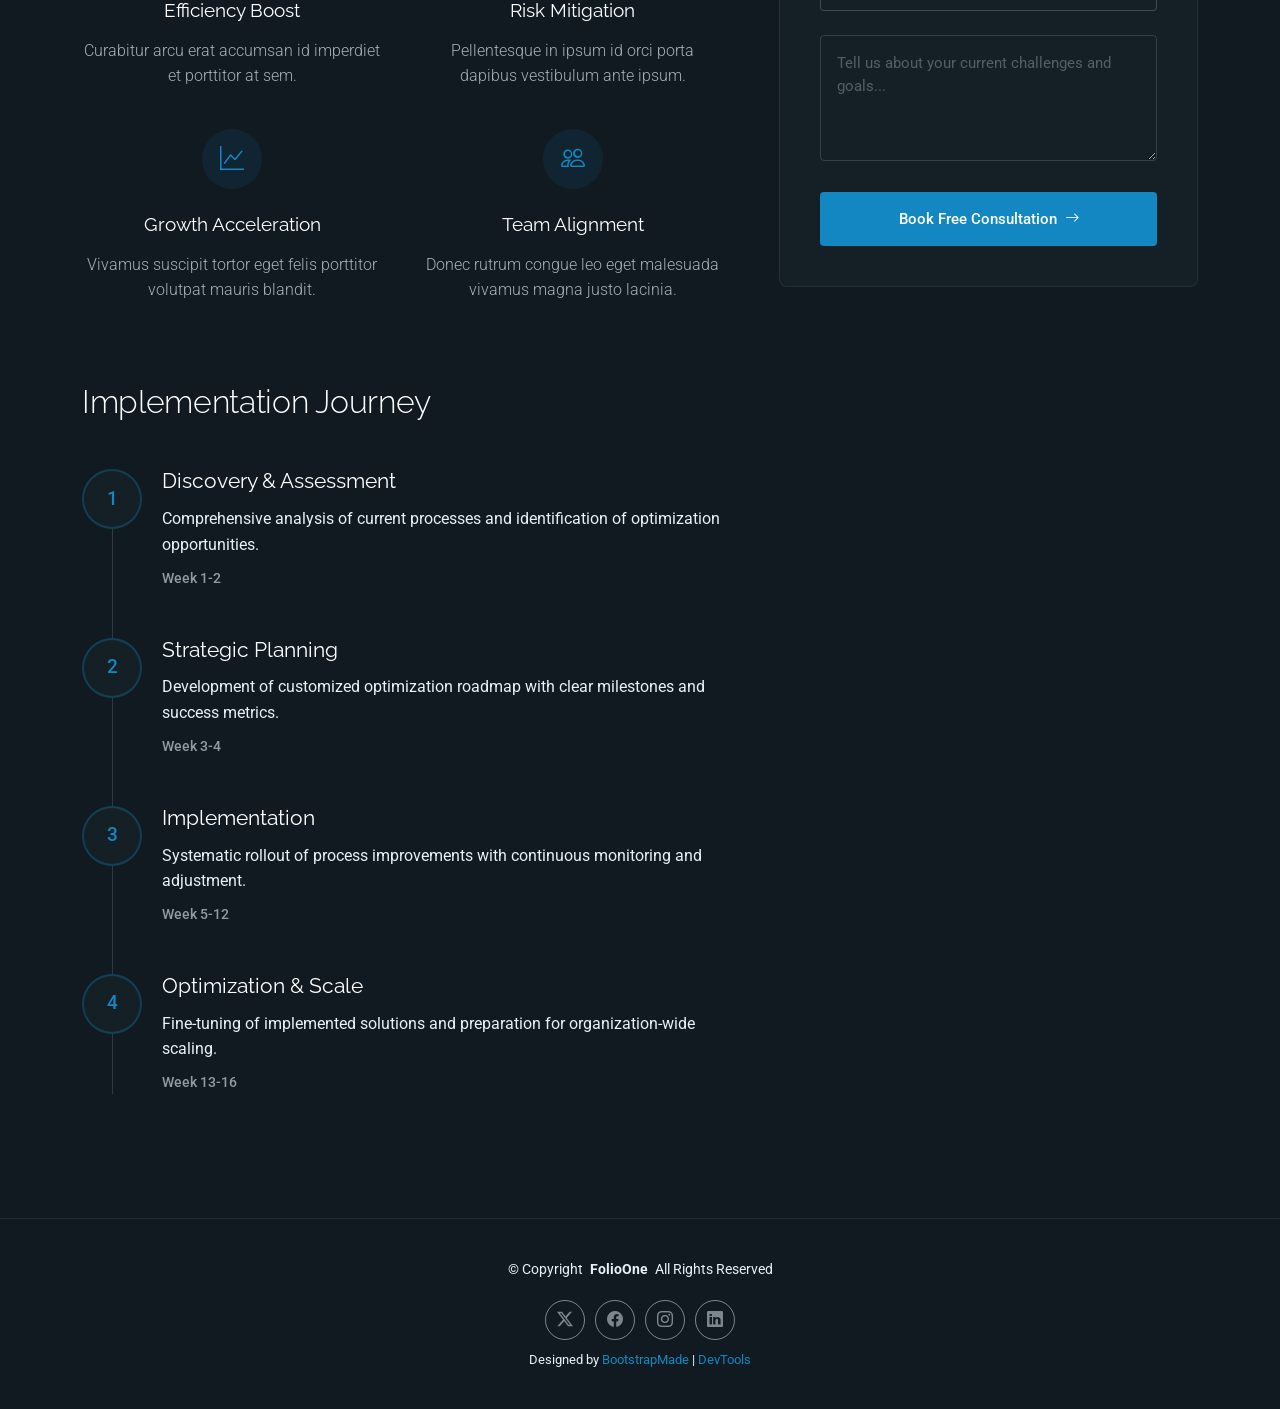
<file: FolioOne/service-details.html>
<!DOCTYPE html>
<html lang="en">

<head>
  <meta charset="utf-8">
  <meta content="width=device-width, initial-scale=1.0" name="viewport">
  <title>Service Details - FolioOne Bootstrap Template</title>
  <meta name="description" content="">
  <meta name="keywords" content="">

  <!-- Favicons -->
  <link href="assets/img/favicon.png" rel="icon">
  <link href="assets/img/apple-touch-icon.png" rel="apple-touch-icon">

  <!-- Fonts -->
  <link href="https://fonts.googleapis.com" rel="preconnect">
  <link href="https://fonts.gstatic.com" rel="preconnect" crossorigin>
  <link href="https://fonts.googleapis.com/css2?family=Roboto:ital,wght@0,100;0,300;0,400;0,500;0,700;0,900;1,100;1,300;1,400;1,500;1,700;1,900&family=Poppins:ital,wght@0,100;0,200;0,300;0,400;0,500;0,600;0,700;0,800;0,900;1,100;1,200;1,300;1,400;1,500;1,600;1,700;1,800;1,900&family=Raleway:ital,wght@0,100;0,200;0,300;0,400;0,500;0,600;0,700;0,800;0,900;1,100;1,200;1,300;1,400;1,500;1,600;1,700;1,800;1,900&display=swap" rel="stylesheet">

  <!-- Vendor CSS Files -->
  <link href="assets/vendor/bootstrap/css/bootstrap.min.css" rel="stylesheet">
  <link href="assets/vendor/bootstrap-icons/bootstrap-icons.css" rel="stylesheet">
  <link href="assets/vendor/aos/aos.css" rel="stylesheet">
  <link href="assets/vendor/swiper/swiper-bundle.min.css" rel="stylesheet">
  <link href="assets/vendor/glightbox/css/glightbox.min.css" rel="stylesheet">

  <!-- Main CSS File -->
  <link href="assets/css/main.css" rel="stylesheet">

  <!-- =======================================================
  * Template Name: FolioOne
  * Template URL: https://bootstrapmade.com/folioone-bootstrap-portfolio-website-template/
  * Updated: Aug 23 2025 with Bootstrap v5.3.7
  * Author: BootstrapMade.com
  * License: https://bootstrapmade.com/license/
  ======================================================== -->
</head>

<body class="service-details-page">

  <header id="header" class="header d-flex align-items-center light-background sticky-top">
    <div class="container position-relative d-flex align-items-center justify-content-between">

      <!-- <a href="index.html" class="logo d-flex align-items-center me-auto me-xl-0">
      <img src="assets/img/logo.webp" alt="">
      <h1 class="sitename">FolioOne</h1> 
    </a> -->

      <nav id="navmenu" class="navmenu">
        <ul>
          <li><a href="index.html">Home</a></li>
          <li><a href="about.html">About</a></li>
          <li><a href="resume.html">Resume</a></li>
          <li><a href="services.html">Services</a></li>
          <li><a href="portfolio.html">Portfolio</a></li>
          <li class="dropdown"><a href="#"><span>Dropdown</span> <i class="bi bi-chevron-down toggle-dropdown"></i></a>
            <ul>
              <li><a href="#">Dropdown 1</a></li>
              <li class="dropdown"><a href="#"><span>Deep Dropdown</span> <i class="bi bi-chevron-down toggle-dropdown"></i></a>
                <ul>
                  <li><a href="#">Deep Dropdown 1</a></li>
                  <li><a href="#">Deep Dropdown 2</a></li>
                  <li><a href="#">Deep Dropdown 3</a></li>
                  <li><a href="#">Deep Dropdown 4</a></li>
                  <li><a href="#">Deep Dropdown 5</a></li>
                </ul>
              </li>
              <li><a href="#">Dropdown 2</a></li>
              <li><a href="#">Dropdown 3</a></li>
              <li><a href="#">Dropdown 4</a></li>
            </ul>
          </li>
          <li><a href="contact.html">Contact</a></li>
        </ul>
        <i class="mobile-nav-toggle d-xl-none bi bi-list"></i>
      </nav>

      <div class="header-social-links">
        <a href="#" class="twitter"><i class="bi bi-twitter-x"></i></a>
        <a href="#" class="facebook"><i class="bi bi-facebook"></i></a>
        <a href="#" class="instagram"><i class="bi bi-instagram"></i></a>
        <a href="#" class="linkedin"><i class="bi bi-linkedin"></i></a>
      </div>

    </div>
  </header>

  <main class="main">

    <!-- Service Details Section -->
    <section id="service-details" class="service-details section">

      <!-- Section Title -->
      <div class="container section-title" data-aos="fade-up">
        <h2>Service Details</h2>
        <p>Necessitatibus eius consequatur ex aliquid fuga eum quidem sint consectetur velit. Sed ut perspiciatis unde omnis iste natus error sit voluptatem accusantium doloremque laudantium totam rem aperiam</p>
      </div><!-- End Section Title -->

      <div class="container" data-aos="fade-up" data-aos-delay="100">

        <div class="row">

          <!-- Main Content Area -->
          <div class="col-lg-7">

            <!-- Hero Service Introduction -->
            <div class="service-hero" data-aos="fade-up" data-aos-delay="100">
              <div class="service-meta">
                <span class="service-category">Strategic Consulting</span>
                <span class="reading-time">5 min read</span>
              </div>
              <h1>Business Process Optimization</h1>
              <p class="service-description">Vestibulum ante ipsum primis in faucibus orci luctus et ultrices posuere cubilia curae mauris viverra.</p>
            </div>

            <!-- Service Visual -->
            <div class="service-visual" data-aos="zoom-in" data-aos-delay="200">
              <img src="assets/img/services/services-7.webp" alt="Business Process Optimization" class="img-fluid">
            </div>

            <!-- Service Content -->
            <div class="service-narrative" data-aos="fade-up" data-aos-delay="300">
              <h3>Transform Your Operations</h3>
              <p>Donec rutrum congue leo eget malesuada. Vivamus magna justo, lacinia eget consectetur sed, convallis at tellus. Mauris blandit aliquet elit, eget tincidunt nibh pulvinar a. Cras ultricies ligula sed magna dictum porta.</p>

              <p>Sed porttitor lectus nibh. Vestibulum ac diam sit amet quam vehicula elementum sed sit amet dui. Pellentesque habitant morbi tristique senectus et netus et malesuada fames ac turpis egestas. Donec sollicitudin molestie malesuada.</p>

              <!-- Key Benefits Grid -->
              <div class="benefits-grid" data-aos="fade-up" data-aos-delay="400">
                <div class="benefit-card">
                  <div class="benefit-icon">
                    <i class="bi bi-lightning-charge"></i>
                  </div>
                  <h4>Efficiency Boost</h4>
                  <p>Curabitur arcu erat accumsan id imperdiet et porttitor at sem.</p>
                </div>

                <div class="benefit-card">
                  <div class="benefit-icon">
                    <i class="bi bi-shield-check"></i>
                  </div>
                  <h4>Risk Mitigation</h4>
                  <p>Pellentesque in ipsum id orci porta dapibus vestibulum ante ipsum.</p>
                </div>

                <div class="benefit-card">
                  <div class="benefit-icon">
                    <i class="bi bi-graph-up"></i>
                  </div>
                  <h4>Growth Acceleration</h4>
                  <p>Vivamus suscipit tortor eget felis porttitor volutpat mauris blandit.</p>
                </div>

                <div class="benefit-card">
                  <div class="benefit-icon">
                    <i class="bi bi-people"></i>
                  </div>
                  <h4>Team Alignment</h4>
                  <p>Donec rutrum congue leo eget malesuada vivamus magna justo lacinia.</p>
                </div>
              </div>

            </div>

            <!-- Implementation Timeline -->
            <div class="timeline-section" data-aos="fade-up" data-aos-delay="500">
              <h3>Implementation Journey</h3>
              <div class="timeline">
                <div class="timeline-item">
                  <div class="timeline-marker">
                    <span>1</span>
                  </div>
                  <div class="timeline-content">
                    <h4>Discovery &amp; Assessment</h4>
                    <p>Comprehensive analysis of current processes and identification of optimization opportunities.</p>
                    <small>Week 1-2</small>
                  </div>
                </div>

                <div class="timeline-item">
                  <div class="timeline-marker">
                    <span>2</span>
                  </div>
                  <div class="timeline-content">
                    <h4>Strategic Planning</h4>
                    <p>Development of customized optimization roadmap with clear milestones and success metrics.</p>
                    <small>Week 3-4</small>
                  </div>
                </div>

                <div class="timeline-item">
                  <div class="timeline-marker">
                    <span>3</span>
                  </div>
                  <div class="timeline-content">
                    <h4>Implementation</h4>
                    <p>Systematic rollout of process improvements with continuous monitoring and adjustment.</p>
                    <small>Week 5-12</small>
                  </div>
                </div>

                <div class="timeline-item">
                  <div class="timeline-marker">
                    <span>4</span>
                  </div>
                  <div class="timeline-content">
                    <h4>Optimization &amp; Scale</h4>
                    <p>Fine-tuning of implemented solutions and preparation for organization-wide scaling.</p>
                    <small>Week 13-16</small>
                  </div>
                </div>
              </div>
            </div>

          </div><!-- End Main Content -->

          <!-- Service Sidebar -->
          <div class="col-lg-5">
            <div class="service-sidebar" data-aos="fade-up" data-aos-delay="200">

              <!-- Service Overview Card -->
              <div class="overview-card">
                <div class="overview-header">
                  <h4>Service Overview</h4>
                </div>
                <div class="overview-stats">
                  <div class="stat-item">
                    <div class="stat-number">16</div>
                    <div class="stat-label">Weeks Duration</div>
                  </div>
                  <div class="stat-item">
                    <div class="stat-number">85%</div>
                    <div class="stat-label">Efficiency Gain</div>
                  </div>
                  <div class="stat-item">
                    <div class="stat-number">24/7</div>
                    <div class="stat-label">Support Access</div>
                  </div>
                </div>

                <div class="overview-details">
                  <div class="detail-row">
                    <span class="detail-label">Investment Range</span>
                    <span class="detail-value">$15K - $45K</span>
                  </div>
                  <div class="detail-row">
                    <span class="detail-label">Team Composition</span>
                    <span class="detail-value">3-5 Specialists</span>
                  </div>
                  <div class="detail-row">
                    <span class="detail-label">Industries Served</span>
                    <span class="detail-value">Manufacturing, Tech, Finance</span>
                  </div>
                </div>
              </div>

              <!-- Client Success Story -->
              <div class="success-story">
                <div class="story-quote">
                  <p>"Curabitur non nulla sit amet nisl tempus convallis quis ac lectus. Pellentesque habitant morbi tristique senectus et netus et malesuada fames ac turpis egestas."</p>
                </div>
                <div class="story-author">
                  <img src="assets/img/person/person-m-8.webp" alt="Michael Chen" class="author-avatar">
                  <div class="author-details">
                    <h5>Michael Chen</h5>
                    <span>Operations Director</span>
                    <small>TechCorp Industries</small>
                  </div>
                </div>
                <div class="story-metrics">
                  <div class="metric">
                    <span class="metric-value">45%</span>
                    <span class="metric-label">Cost Reduction</span>
                  </div>
                  <div class="metric">
                    <span class="metric-value">3x</span>
                    <span class="metric-label">Speed Increase</span>
                  </div>
                </div>
              </div>

              <!-- Consultation Form -->
              <div class="consultation-form">
                <div class="form-header">
                  <h4>Schedule Consultation</h4>
                  <p>Vestibulum ac diam sit amet quam vehicula elementum sed sit amet dui.</p>
                </div>

                <form action="forms/consultation.php" method="post" class="php-email-form">
                  <div class="form-group">
                    <input type="text" name="name" class="form-input" placeholder="Full Name" required="">
                  </div>

                  <div class="form-group">
                    <input type="email" name="email" class="form-input" placeholder="Email Address" required="">
                  </div>

                  <div class="form-group">
                    <input type="tel" name="phone" class="form-input" placeholder="Phone Number">
                  </div>

                  <input type="hidden" name="subject" value="Business Process Optimization Consultation">

                  <div class="form-group">
                    <textarea name="message" class="form-input" rows="4" placeholder="Tell us about your current challenges and goals..." required=""></textarea>
                  </div>

                  <div class="loading">Loading</div>
                  <div class="error-message"></div>
                  <div class="sent-message">Your consultation request has been sent. Thank you!</div>

                  <button type="submit" class="btn-consultation">
                    <span>Book Free Consultation</span>
                    <i class="bi bi-arrow-right"></i>
                  </button>
                </form>
              </div>

            </div>
          </div><!-- End Sidebar -->

        </div>

      </div>

    </section><!-- /Service Details Section -->

  </main>

  <footer id="footer" class="footer">

    <div class="container">
      <div class="copyright text-center ">
        <p>© <span>Copyright</span> <strong class="px-1 sitename">FolioOne</strong> <span>All Rights Reserved<br></span></p>
      </div>
      <div class="social-links d-flex justify-content-center">
        <a href=""><i class="bi bi-twitter-x"></i></a>
        <a href=""><i class="bi bi-facebook"></i></a>
        <a href=""><i class="bi bi-instagram"></i></a>
        <a href=""><i class="bi bi-linkedin"></i></a>
      </div>
      <div class="credits">
        <!-- All the links in the footer should remain intact. -->
        <!-- You can delete the links only if you've purchased the pro version. -->
        <!-- Licensing information: https://bootstrapmade.com/license/ -->
        <!-- Purchase the pro version with working PHP/AJAX contact form: [buy-url] -->
        Designed by <a href="https://bootstrapmade.com/">BootstrapMade</a> | <a href="https://bootstrapmade.com/tools/">DevTools</a>
      </div>
    </div>

  </footer>

  <!-- Scroll Top -->
  <a href="#" id="scroll-top" class="scroll-top d-flex align-items-center justify-content-center"><i class="bi bi-arrow-up-short"></i></a>

  <!-- Preloader -->
  <div id="preloader"></div>

  <!-- Vendor JS Files -->
  <script src="assets/vendor/bootstrap/js/bootstrap.bundle.min.js"></script>
  <script src="assets/vendor/php-email-form/validate.js"></script>
  <script src="assets/vendor/aos/aos.js"></script>
  <script src="assets/vendor/typed.js/typed.umd.js"></script>
  <script src="assets/vendor/waypoints/noframework.waypoints.js"></script>
  <script src="assets/vendor/purecounter/purecounter_vanilla.js"></script>
  <script src="assets/vendor/swiper/swiper-bundle.min.js"></script>
  <script src="assets/vendor/imagesloaded/imagesloaded.pkgd.min.js"></script>
  <script src="assets/vendor/isotope-layout/isotope.pkgd.min.js"></script>
  <script src="assets/vendor/glightbox/js/glightbox.min.js"></script>

  <!-- Main JS File -->
  <script src="assets/js/main.js"></script>

</body>

</html>
</file>
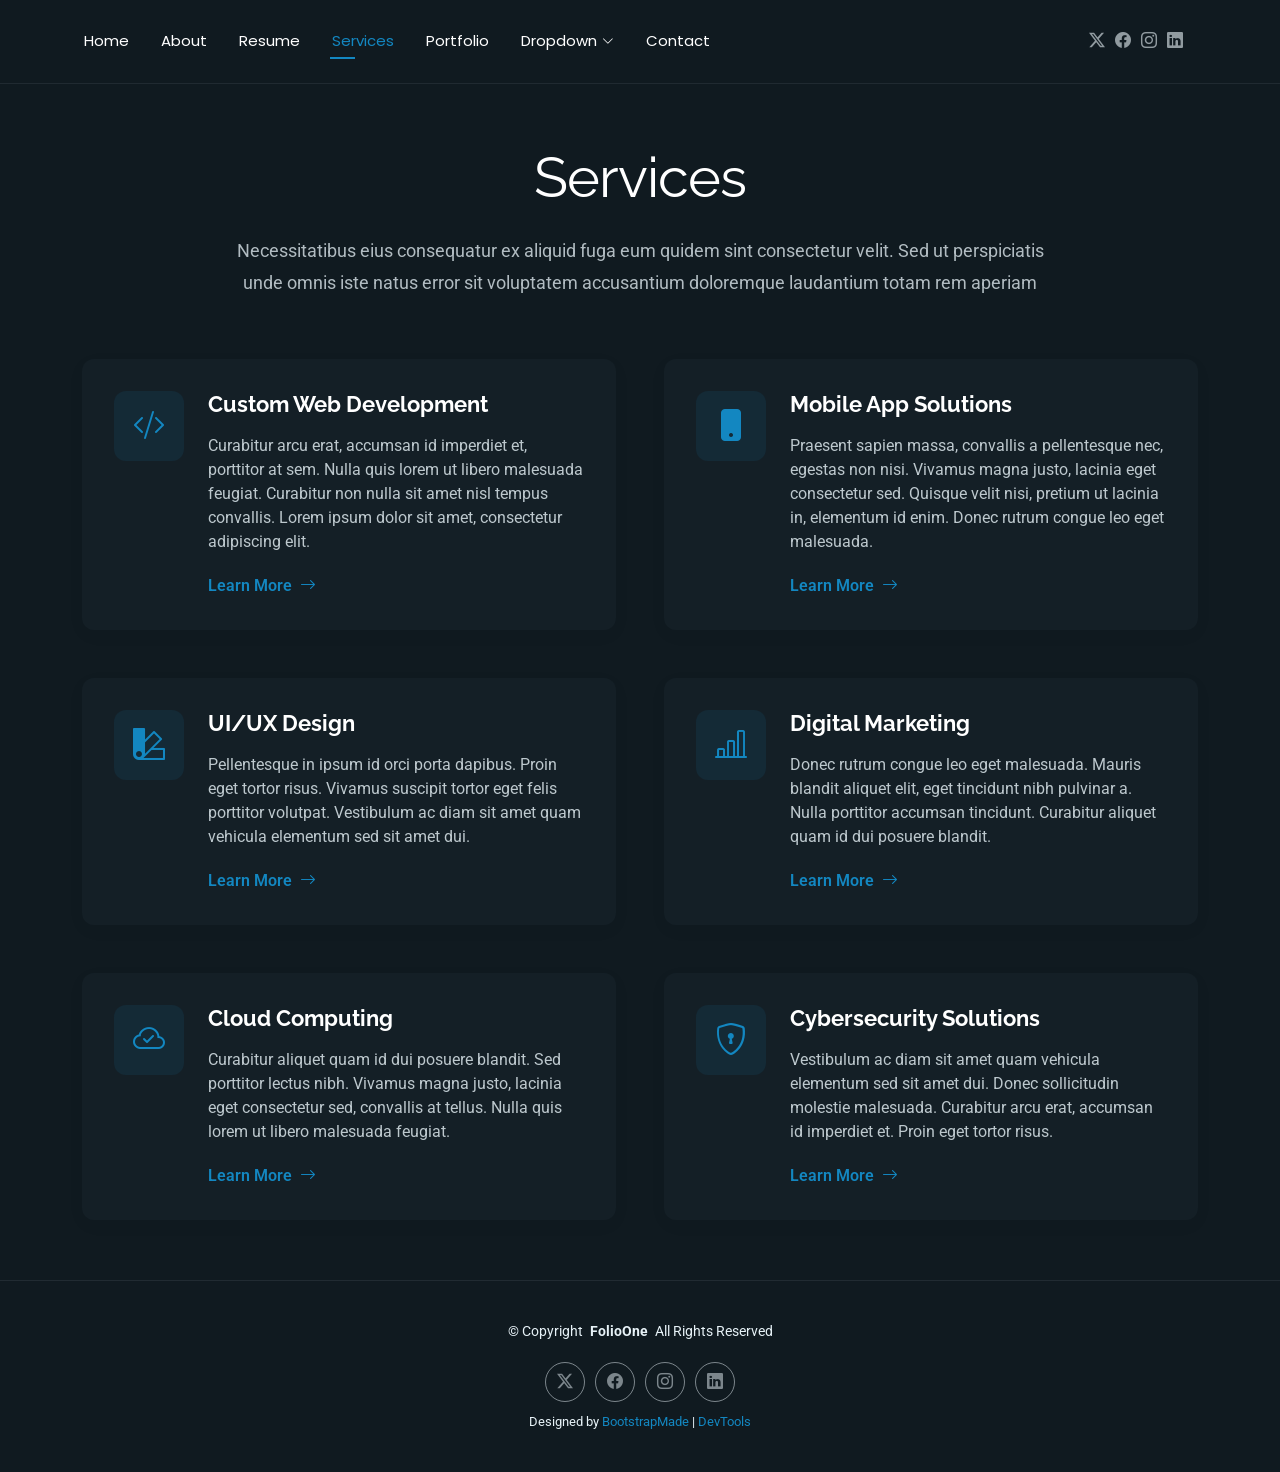
<file: FolioOne/services.html>
<!DOCTYPE html>
<html lang="en">

<head>
  <meta charset="utf-8">
  <meta content="width=device-width, initial-scale=1.0" name="viewport">
  <title>Services - FolioOne Bootstrap Template</title>
  <meta name="description" content="">
  <meta name="keywords" content="">

  <!-- Favicons -->
  <link href="assets/img/favicon.png" rel="icon">
  <link href="assets/img/apple-touch-icon.png" rel="apple-touch-icon">

  <!-- Fonts -->
  <link href="https://fonts.googleapis.com" rel="preconnect">
  <link href="https://fonts.gstatic.com" rel="preconnect" crossorigin>
  <link href="https://fonts.googleapis.com/css2?family=Roboto:ital,wght@0,100;0,300;0,400;0,500;0,700;0,900;1,100;1,300;1,400;1,500;1,700;1,900&family=Poppins:ital,wght@0,100;0,200;0,300;0,400;0,500;0,600;0,700;0,800;0,900;1,100;1,200;1,300;1,400;1,500;1,600;1,700;1,800;1,900&family=Raleway:ital,wght@0,100;0,200;0,300;0,400;0,500;0,600;0,700;0,800;0,900;1,100;1,200;1,300;1,400;1,500;1,600;1,700;1,800;1,900&display=swap" rel="stylesheet">

  <!-- Vendor CSS Files -->
  <link href="assets/vendor/bootstrap/css/bootstrap.min.css" rel="stylesheet">
  <link href="assets/vendor/bootstrap-icons/bootstrap-icons.css" rel="stylesheet">
  <link href="assets/vendor/aos/aos.css" rel="stylesheet">
  <link href="assets/vendor/swiper/swiper-bundle.min.css" rel="stylesheet">
  <link href="assets/vendor/glightbox/css/glightbox.min.css" rel="stylesheet">

  <!-- Main CSS File -->
  <link href="assets/css/main.css" rel="stylesheet">

  <!-- =======================================================
  * Template Name: FolioOne
  * Template URL: https://bootstrapmade.com/folioone-bootstrap-portfolio-website-template/
  * Updated: Aug 23 2025 with Bootstrap v5.3.7
  * Author: BootstrapMade.com
  * License: https://bootstrapmade.com/license/
  ======================================================== -->
</head>

<body class="services-page">

  <header id="header" class="header d-flex align-items-center light-background sticky-top">
    <div class="container position-relative d-flex align-items-center justify-content-between">

      <!-- <a href="index.html" class="logo d-flex align-items-center me-auto me-xl-0">
      <img src="assets/img/logo.webp" alt="">
      <h1 class="sitename">FolioOne</h1> 
    </a> -->

      <nav id="navmenu" class="navmenu">
        <ul>
          <li><a href="index.html">Home</a></li>
          <li><a href="about.html">About</a></li>
          <li><a href="resume.html">Resume</a></li>
          <li><a href="services.html" class="active">Services</a></li>
          <li><a href="portfolio.html">Portfolio</a></li>
          <li class="dropdown"><a href="#"><span>Dropdown</span> <i class="bi bi-chevron-down toggle-dropdown"></i></a>
            <ul>
              <li><a href="#">Dropdown 1</a></li>
              <li class="dropdown"><a href="#"><span>Deep Dropdown</span> <i class="bi bi-chevron-down toggle-dropdown"></i></a>
                <ul>
                  <li><a href="#">Deep Dropdown 1</a></li>
                  <li><a href="#">Deep Dropdown 2</a></li>
                  <li><a href="#">Deep Dropdown 3</a></li>
                  <li><a href="#">Deep Dropdown 4</a></li>
                  <li><a href="#">Deep Dropdown 5</a></li>
                </ul>
              </li>
              <li><a href="#">Dropdown 2</a></li>
              <li><a href="#">Dropdown 3</a></li>
              <li><a href="#">Dropdown 4</a></li>
            </ul>
          </li>
          <li><a href="contact.html">Contact</a></li>
        </ul>
        <i class="mobile-nav-toggle d-xl-none bi bi-list"></i>
      </nav>

      <div class="header-social-links">
        <a href="#" class="twitter"><i class="bi bi-twitter-x"></i></a>
        <a href="#" class="facebook"><i class="bi bi-facebook"></i></a>
        <a href="#" class="instagram"><i class="bi bi-instagram"></i></a>
        <a href="#" class="linkedin"><i class="bi bi-linkedin"></i></a>
      </div>

    </div>
  </header>

  <main class="main">

    <!-- Services Section -->
    <section id="services" class="services section">

      <!-- Section Title -->
      <div class="container section-title" data-aos="fade-up">
        <h2>Services</h2>
        <p>Necessitatibus eius consequatur ex aliquid fuga eum quidem sint consectetur velit. Sed ut perspiciatis unde omnis iste natus error sit voluptatem accusantium doloremque laudantium totam rem aperiam</p>
      </div><!-- End Section Title -->

      <div class="container" data-aos="fade-up" data-aos-delay="100">

        <div class="row justify-content-center g-5">

          <div class="col-md-6" data-aos="fade-right" data-aos-delay="100">
            <div class="service-item">
              <div class="service-icon">
                <i class="bi bi-code-slash"></i>
              </div>
              <div class="service-content">
                <h3>Custom Web Development</h3>
                <p>Curabitur arcu erat, accumsan id imperdiet et, porttitor at sem. Nulla quis lorem ut libero malesuada feugiat. Curabitur non nulla sit amet nisl tempus convallis. Lorem ipsum dolor sit amet, consectetur adipiscing elit.</p>
                <a href="service-details.html" class="service-link">
                  <span>Learn More</span>
                  <i class="bi bi-arrow-right"></i>
                </a>
              </div>
            </div>
          </div><!-- End Service Item -->

          <div class="col-md-6" data-aos="fade-left" data-aos-delay="100">
            <div class="service-item">
              <div class="service-icon">
                <i class="bi bi-phone-fill"></i>
              </div>
              <div class="service-content">
                <h3>Mobile App Solutions</h3>
                <p>Praesent sapien massa, convallis a pellentesque nec, egestas non nisi. Vivamus magna justo, lacinia eget consectetur sed. Quisque velit nisi, pretium ut lacinia in, elementum id enim. Donec rutrum congue leo eget malesuada.</p>
                <a href="service-details.html" class="service-link">
                  <span>Learn More</span>
                  <i class="bi bi-arrow-right"></i>
                </a>
              </div>
            </div>
          </div><!-- End Service Item -->

          <div class="col-md-6" data-aos="fade-right" data-aos-delay="200">
            <div class="service-item">
              <div class="service-icon">
                <i class="bi bi-palette2"></i>
              </div>
              <div class="service-content">
                <h3>UI/UX Design</h3>
                <p>Pellentesque in ipsum id orci porta dapibus. Proin eget tortor risus. Vivamus suscipit tortor eget felis porttitor volutpat. Vestibulum ac diam sit amet quam vehicula elementum sed sit amet dui.</p>
                <a href="service-details.html" class="service-link">
                  <span>Learn More</span>
                  <i class="bi bi-arrow-right"></i>
                </a>
              </div>
            </div>
          </div><!-- End Service Item -->

          <div class="col-md-6" data-aos="fade-left" data-aos-delay="200">
            <div class="service-item">
              <div class="service-icon">
                <i class="bi bi-bar-chart-line"></i>
              </div>
              <div class="service-content">
                <h3>Digital Marketing</h3>
                <p>Donec rutrum congue leo eget malesuada. Mauris blandit aliquet elit, eget tincidunt nibh pulvinar a. Nulla porttitor accumsan tincidunt. Curabitur aliquet quam id dui posuere blandit.</p>
                <a href="service-details.html" class="service-link">
                  <span>Learn More</span>
                  <i class="bi bi-arrow-right"></i>
                </a>
              </div>
            </div>
          </div><!-- End Service Item -->

          <div class="col-md-6" data-aos="fade-right" data-aos-delay="300">
            <div class="service-item">
              <div class="service-icon">
                <i class="bi bi-cloud-check"></i>
              </div>
              <div class="service-content">
                <h3>Cloud Computing</h3>
                <p>Curabitur aliquet quam id dui posuere blandit. Sed porttitor lectus nibh. Vivamus magna justo, lacinia eget consectetur sed, convallis at tellus. Nulla quis lorem ut libero malesuada feugiat.</p>
                <a href="service-details.html" class="service-link">
                  <span>Learn More</span>
                  <i class="bi bi-arrow-right"></i>
                </a>
              </div>
            </div>
          </div><!-- End Service Item -->

          <div class="col-md-6" data-aos="fade-left" data-aos-delay="300">
            <div class="service-item">
              <div class="service-icon">
                <i class="bi bi-shield-lock"></i>
              </div>
              <div class="service-content">
                <h3>Cybersecurity Solutions</h3>
                <p>Vestibulum ac diam sit amet quam vehicula elementum sed sit amet dui. Donec sollicitudin molestie malesuada. Curabitur arcu erat, accumsan id imperdiet et. Proin eget tortor risus.</p>
                <a href="service-details.html" class="service-link">
                  <span>Learn More</span>
                  <i class="bi bi-arrow-right"></i>
                </a>
              </div>
            </div>
          </div><!-- End Service Item -->

        </div>

      </div>

    </section><!-- /Services Section -->

  </main>

  <footer id="footer" class="footer">

    <div class="container">
      <div class="copyright text-center ">
        <p>© <span>Copyright</span> <strong class="px-1 sitename">FolioOne</strong> <span>All Rights Reserved<br></span></p>
      </div>
      <div class="social-links d-flex justify-content-center">
        <a href=""><i class="bi bi-twitter-x"></i></a>
        <a href=""><i class="bi bi-facebook"></i></a>
        <a href=""><i class="bi bi-instagram"></i></a>
        <a href=""><i class="bi bi-linkedin"></i></a>
      </div>
      <div class="credits">
        <!-- All the links in the footer should remain intact. -->
        <!-- You can delete the links only if you've purchased the pro version. -->
        <!-- Licensing information: https://bootstrapmade.com/license/ -->
        <!-- Purchase the pro version with working PHP/AJAX contact form: [buy-url] -->
        Designed by <a href="https://bootstrapmade.com/">BootstrapMade</a> | <a href="https://bootstrapmade.com/tools/">DevTools</a>
      </div>
    </div>

  </footer>

  <!-- Scroll Top -->
  <a href="#" id="scroll-top" class="scroll-top d-flex align-items-center justify-content-center"><i class="bi bi-arrow-up-short"></i></a>

  <!-- Preloader -->
  <div id="preloader"></div>

  <!-- Vendor JS Files -->
  <script src="assets/vendor/bootstrap/js/bootstrap.bundle.min.js"></script>
  <script src="assets/vendor/php-email-form/validate.js"></script>
  <script src="assets/vendor/aos/aos.js"></script>
  <script src="assets/vendor/typed.js/typed.umd.js"></script>
  <script src="assets/vendor/waypoints/noframework.waypoints.js"></script>
  <script src="assets/vendor/purecounter/purecounter_vanilla.js"></script>
  <script src="assets/vendor/swiper/swiper-bundle.min.js"></script>
  <script src="assets/vendor/imagesloaded/imagesloaded.pkgd.min.js"></script>
  <script src="assets/vendor/isotope-layout/isotope.pkgd.min.js"></script>
  <script src="assets/vendor/glightbox/js/glightbox.min.js"></script>

  <!-- Main JS File -->
  <script src="assets/js/main.js"></script>

</body>

</html>
</file>
<file: css/main.css>
/**
* Template Name: FolioOne
* Template URL: https://bootstrapmade.com/folioone-bootstrap-portfolio-website-template/
* Updated: Aug 23 2025 with Bootstrap v5.3.7
* Author: BootstrapMade.com
* License: https://bootstrapmade.com/license/
*/

/*--------------------------------------------------------------
# Font & Color Variables
# Help: https://bootstrapmade.com/color-system/
--------------------------------------------------------------*/
/* Fonts */
:root {
  --default-font: "Roboto",  system-ui, -apple-system, "Segoe UI", Roboto, "Helvetica Neue", Arial, "Noto Sans", "Liberation Sans", sans-serif, "Apple Color Emoji", "Segoe UI Emoji", "Segoe UI Symbol", "Noto Color Emoji";
  --heading-font: "Raleway",  sans-serif;
  --nav-font: "Poppins",  sans-serif;
}

/* Global Colors - The following color variables are used throughout the website. Updating them here will change the color scheme of the entire website */
:root { 
  --background-color: #101a20; /* Background color for the entire website, including individual sections */
  --default-color: #e7f2f7; /* Default color used for the majority of the text content across the entire website */
  --heading-color: #ffffff; /* Color for headings, subheadings and title throughout the website */
  --accent-color: #1387c1; /* Accent color that represents your brand on the website. It's used for buttons, links, and other elements that need to stand out */
  --surface-color: #141f26; /* The surface color is used as a background of boxed elements within sections, such as cards, icon boxes, or other elements that require a visual separation from the global background. */
  --contrast-color: #ffffff; /* Contrast color for text, ensuring readability against backgrounds of accent, heading, or default colors. */
}

/* Nav Menu Colors - The following color variables are used specifically for the navigation menu. They are separate from the global colors to allow for more customization options */
:root {
  --nav-color: #ffffff;  /* The default color of the main navmenu links */
  --nav-hover-color: #1387c1; /* Applied to main navmenu links when they are hovered over or active */
  --nav-mobile-background-color: #213642; /* Used as the background color for mobile navigation menu */
  --nav-dropdown-background-color: #051117; /* Used as the background color for dropdown items that appear when hovering over primary navigation items */
  --nav-dropdown-color: #e7f2f7; /* Used for navigation links of the dropdown items in the navigation menu. */
  --nav-dropdown-hover-color: #1387c1; /* Similar to --nav-hover-color, this color is applied to dropdown navigation links when they are hovered over. */
}

/* Color Presets - These classes override global colors when applied to any section or element, providing reuse of the sam color scheme. */

.light-background {
  --background-color: #142027;
  --surface-color: #325264;
}

.dark-background {
  --background-color: #0b1419;
  --default-color: #ffffff;
  --heading-color: #ffffff;
  --surface-color: #252525;
  --contrast-color: #ffffff;
}

/* Smooth scroll */
:root {
  scroll-behavior: smooth;
}

/*--------------------------------------------------------------
# General Styling & Shared Classes
--------------------------------------------------------------*/
body {
  color: var(--default-color);
  background-color: var(--background-color);
  font-family: var(--default-font);
}

a {
  color: var(--accent-color);
  text-decoration: none;
  transition: 0.3s;
}

a:hover {
  color: color-mix(in srgb, var(--accent-color), transparent 25%);
  text-decoration: none;
}

h1,
h2,
h3,
h4,
h5,
h6 {
  color: var(--heading-color);
  font-family: var(--heading-font);
}

/* PHP Email Form Messages
------------------------------*/
.php-email-form .error-message {
  display: none;
  background: #df1529;
  color: #ffffff;
  text-align: left;
  padding: 15px;
  margin-bottom: 24px;
  font-weight: 600;
}

.php-email-form .sent-message {
  display: none;
  color: #ffffff;
  background: #059652;
  text-align: center;
  padding: 15px;
  margin-bottom: 24px;
  font-weight: 600;
}

.php-email-form .loading {
  display: none;
  background: var(--surface-color);
  text-align: center;
  padding: 15px;
  margin-bottom: 24px;
}

.php-email-form .loading:before {
  content: "";
  display: inline-block;
  border-radius: 50%;
  width: 24px;
  height: 24px;
  margin: 0 10px -6px 0;
  border: 3px solid var(--accent-color);
  border-top-color: var(--surface-color);
  animation: php-email-form-loading 1s linear infinite;
}

@keyframes php-email-form-loading {
  0% {
    transform: rotate(0deg);
  }

  100% {
    transform: rotate(360deg);
  }
}

/*--------------------------------------------------------------
# Global Header
--------------------------------------------------------------*/
.header {
  --background-color: rgba(255, 255, 255, 0);
  color: var(--default-color);
  background-color: var(--background-color);
  padding: 15px 0;
  transition: all 0.5s;
  z-index: 997;
  border-bottom: 1px solid color-mix(in srgb, var(--default-color), transparent 92%);
}

.header .logo {
  line-height: 1;
}

.header .logo img {
  max-height: 36px;
  margin-right: 8px;
}

.header .logo h1 {
  font-size: 32px;
  margin: 0;
  font-weight: 400;
  color: var(--heading-color);
}

.header .header-social-links {
  padding-right: 15px;
}

.header .header-social-links a {
  color: color-mix(in srgb, var(--default-color), transparent 40%);
  padding-left: 6px;
  display: inline-block;
  transition: 0.3s;
  font-size: 16px;
}

.header .header-social-links a:hover {
  color: var(--default-color);
}

.header .header-social-links a i {
  line-height: 0px;
}

@media (max-width: 1200px) {
  .header .logo {
    order: 1;
  }

  .header .header-social-links {
    order: 2;
  }

  .header .navmenu {
    order: 3;
  }
}

/* Global Header on Scroll
------------------------------*/
.scrolled .header {
  --background-color: rgba(16, 26, 32, 0.9);
}

/*--------------------------------------------------------------
# Navigation Menu
--------------------------------------------------------------*/
/* Desktop Navigation */
@media (min-width: 1200px) {
  .navmenu {
    padding: 0;
  }

  .navmenu ul {
    margin: 0;
    padding: 0;
    display: flex;
    list-style: none;
    align-items: center;
  }

  .navmenu li {
    position: relative;
  }

  .navmenu>ul>li {
    white-space: nowrap;
    padding: 15px 28px 15px 0;
  }

  .navmenu>ul>li:last-child {
    padding-right: 0;
  }

  .navmenu a,
  .navmenu a:focus {
    color: var(--nav-color);
    font-size: 15px;
    padding: 0 2px;
    font-family: var(--nav-font);
    font-weight: 400;
    display: flex;
    align-items: center;
    justify-content: space-between;
    white-space: nowrap;
    transition: 0.3s;
    position: relative;
  }

  .navmenu a i,
  .navmenu a:focus i {
    font-size: 12px;
    line-height: 0;
    margin-left: 5px;
    transition: 0.3s;
  }

  .navmenu>ul>li>a:before {
    content: "";
    position: absolute;
    height: 2px;
    bottom: -6px;
    left: 0;
    background-color: var(--nav-hover-color);
    visibility: hidden;
    width: 0px;
    transition: all 0.3s ease-in-out 0s;
  }

  .navmenu a:hover:before,
  .navmenu li:hover>a:before,
  .navmenu .active:before {
    visibility: visible;
    width: 25px;
  }

  .navmenu li:hover>a,
  .navmenu .active,
  .navmenu .active:focus {
    color: var(--nav-hover-color);
  }

  .navmenu .dropdown ul {
    margin: 0;
    padding: 10px 0;
    background: var(--nav-dropdown-background-color);
    display: block;
    position: absolute;
    visibility: hidden;
    left: -5px;
    top: 130%;
    opacity: 0;
    transition: 0.3s;
    border-radius: 4px;
    z-index: 99;
    box-shadow: 0px 0px 30px rgba(0, 0, 0, 0.1);
  }

  .navmenu .dropdown ul li {
    min-width: 200px;
  }

  .navmenu .dropdown ul a {
    padding: 10px 20px;
    font-size: 15px;
    text-transform: none;
    color: var(--nav-dropdown-color);
  }

  .navmenu .dropdown ul a i {
    font-size: 12px;
  }

  .navmenu .dropdown ul a:hover,
  .navmenu .dropdown ul .active:hover,
  .navmenu .dropdown ul li:hover>a {
    color: var(--nav-dropdown-hover-color);
  }

  .navmenu .dropdown:hover>ul {
    opacity: 1;
    top: 100%;
    visibility: visible;
  }

  .navmenu .dropdown .dropdown ul {
    top: 0;
    left: -90%;
    visibility: hidden;
  }

  .navmenu .dropdown .dropdown:hover>ul {
    opacity: 1;
    top: 0;
    left: -100%;
    visibility: visible;
  }
}

/* Mobile Navigation */
@media (max-width: 1199px) {
  .mobile-nav-toggle {
    color: var(--nav-color);
    font-size: 28px;
    line-height: 0;
    margin-right: 10px;
    cursor: pointer;
    transition: color 0.3s;
  }

  .navmenu {
    padding: 0;
    z-index: 9997;
  }

  .navmenu ul {
    display: none;
    list-style: none;
    position: absolute;
    inset: 60px 20px 20px 20px;
    padding: 10px 0;
    margin: 0;
    border-radius: 6px;
    background-color: var(--nav-mobile-background-color);
    border: 1px solid color-mix(in srgb, var(--default-color), transparent 90%);
    box-shadow: none;
    overflow-y: auto;
    transition: 0.3s;
    z-index: 9998;
  }

  .navmenu a,
  .navmenu a:focus {
    color: var(--nav-dropdown-color);
    padding: 10px 20px;
    font-family: var(--nav-font);
    font-size: 17px;
    font-weight: 500;
    display: flex;
    align-items: center;
    justify-content: space-between;
    white-space: nowrap;
    transition: 0.3s;
  }

  .navmenu a i,
  .navmenu a:focus i {
    font-size: 12px;
    line-height: 0;
    margin-left: 5px;
    width: 30px;
    height: 30px;
    display: flex;
    align-items: center;
    justify-content: center;
    border-radius: 50%;
    transition: 0.3s;
    background-color: color-mix(in srgb, var(--accent-color), transparent 90%);
  }

  .navmenu a i:hover,
  .navmenu a:focus i:hover {
    background-color: var(--accent-color);
    color: var(--contrast-color);
  }

  .navmenu a:hover,
  .navmenu .active,
  .navmenu .active:focus {
    color: var(--nav-dropdown-hover-color);
  }

  .navmenu .active i,
  .navmenu .active:focus i {
    background-color: var(--accent-color);
    color: var(--contrast-color);
    transform: rotate(180deg);
  }

  .navmenu .dropdown ul {
    position: static;
    display: none;
    z-index: 99;
    padding: 10px 0;
    margin: 10px 20px;
    background-color: var(--nav-dropdown-background-color);
    transition: all 0.5s ease-in-out;
  }

  .navmenu .dropdown ul ul {
    background-color: rgba(33, 37, 41, 0.1);
  }

  .navmenu .dropdown>.dropdown-active {
    display: block;
    background-color: rgba(33, 37, 41, 0.03);
  }

  .mobile-nav-active {
    overflow: hidden;
  }

  .mobile-nav-active .mobile-nav-toggle {
    color: #fff;
    position: absolute;
    font-size: 32px;
    top: 15px;
    right: 15px;
    margin-right: 0;
    z-index: 9999;
  }

  .mobile-nav-active .navmenu {
    position: fixed;
    overflow: hidden;
    inset: 0;
    background: rgba(33, 37, 41, 0.8);
    transition: 0.3s;
  }

  .mobile-nav-active .navmenu>ul {
    display: block;
  }
}

/*--------------------------------------------------------------
# Global Footer
--------------------------------------------------------------*/
.footer {
  color: var(--default-color);
  background-color: var(--background-color);
  font-size: 14px;
  padding: 40px 0;
  position: relative;
  border-top: 1px solid color-mix(in srgb, var(--default-color), transparent 92%);
}

.footer .copyright p {
  margin-bottom: 0;
}

.footer .social-links {
  margin-top: 20px;
}

.footer .social-links a {
  display: flex;
  align-items: center;
  justify-content: center;
  width: 40px;
  height: 40px;
  border-radius: 50%;
  border: 1px solid color-mix(in srgb, var(--default-color), transparent 50%);
  font-size: 16px;
  color: color-mix(in srgb, var(--default-color), transparent 50%);
  margin: 0 5px;
  transition: 0.3s;
}

.footer .social-links a:hover {
  color: var(--accent-color);
  border-color: var(--accent-color);
}

.footer .credits {
  margin-top: 10px;
  font-size: 13px;
  text-align: center;
}

/*--------------------------------------------------------------
# Preloader
--------------------------------------------------------------*/
#preloader {
  position: fixed;
  inset: 0;
  z-index: 9999;
  overflow: hidden;
  background-color: var(--background-color);
  transition: all 0.6s ease-out;
  width: 100%;
  height: 100vh;
}

#preloader:before,
#preloader:after {
  content: "";
  position: absolute;
  border: 4px solid var(--accent-color);
  border-radius: 50%;
  animation: animate-preloader 2s cubic-bezier(0, 0.2, 0.8, 1) infinite;
}

#preloader:after {
  animation-delay: -0.5s;
}

@keyframes animate-preloader {
  0% {
    width: 10px;
    height: 10px;
    top: calc(50% - 5px);
    left: calc(50% - 5px);
    opacity: 1;
  }

  100% {
    width: 72px;
    height: 72px;
    top: calc(50% - 36px);
    left: calc(50% - 36px);
    opacity: 0;
  }
}

/*--------------------------------------------------------------
# Scroll Top Button
--------------------------------------------------------------*/
.scroll-top {
  position: fixed;
  visibility: hidden;
  opacity: 0;
  right: 15px;
  bottom: -15px;
  z-index: 99999;
  background-color: var(--accent-color);
  width: 44px;
  height: 44px;
  border-radius: 50px;
  transition: all 0.4s;
}

.scroll-top i {
  font-size: 24px;
  color: var(--contrast-color);
  line-height: 0;
}

.scroll-top:hover {
  background-color: color-mix(in srgb, var(--accent-color), transparent 20%);
  color: var(--contrast-color);
}

.scroll-top.active {
  visibility: visible;
  opacity: 1;
  bottom: 15px;
}

/*--------------------------------------------------------------
# Disable aos animation delay on mobile devices
--------------------------------------------------------------*/
@media screen and (max-width: 768px) {
  [data-aos-delay] {
    transition-delay: 0 !important;
  }
}

/*--------------------------------------------------------------
# Global Page Titles & Breadcrumbs
--------------------------------------------------------------*/
.page-title {
  color: var(--default-color);
  background-color: var(--background-color);
  position: relative;
}

.page-title .heading {
  padding: 80px 0;
  border-top: 1px solid color-mix(in srgb, var(--default-color), transparent 90%);
}

.page-title .heading h1 {
  font-size: 38px;
  font-weight: 700;
}

.page-title nav {
  background-color: color-mix(in srgb, var(--default-color), transparent 96%);
  padding: 20px 0;
}

.page-title nav ol {
  display: flex;
  flex-wrap: wrap;
  list-style: none;
  padding: 0;
  margin: 0;
  font-size: 16px;
  font-weight: 400;
}

.page-title nav ol li+li {
  padding-left: 10px;
}

.page-title nav ol li+li::before {
  content: "/";
  display: inline-block;
  padding-right: 10px;
  color: color-mix(in srgb, var(--default-color), transparent 70%);
}

/*--------------------------------------------------------------
# Global Sections
--------------------------------------------------------------*/
section,
.section {
  color: var(--default-color);
  background-color: var(--background-color);
  padding: 60px 0;
  scroll-margin-top: 100px;
  overflow: clip;
}

@media (max-width: 1199px) {

  section,
  .section {
    scroll-margin-top: 66px;
  }
}

/*--------------------------------------------------------------
# Global Section Titles
--------------------------------------------------------------*/
.section-title {
  text-align: center;
  padding-bottom: 60px;
  position: relative;
}

.section-title h2 {
  font-size: 3.5rem;
  font-weight: 400;
  line-height: 1.2;
  color: var(--heading-color);
  margin-bottom: 1.5rem;
  letter-spacing: -1px;
}

@media (max-width: 768px) {
  .section-title h2 {
    font-size: 2.5rem;
  }
}

.section-title p {
  font-size: 1.125rem;
  line-height: 1.8;
  color: color-mix(in srgb, var(--default-color), transparent 25%);
  max-width: 900px;
  margin: 0 auto;
  text-wrap: balance;
}

/*--------------------------------------------------------------
# Hero Section
--------------------------------------------------------------*/
.hero {
  padding: 80px 0;
  min-height: 100vh;
  display: flex;
  align-items: center;
}

.hero .hero-content h1 {
  font-size: 3.5rem;
  font-weight: 700;
  margin-bottom: 1rem;
  line-height: 1.2;
}

.hero .hero-content h1 .highlight {
  color: var(--accent-color);
  position: relative;
}

.hero .hero-content h1 .highlight::after {
  content: "";
  position: absolute;
  bottom: 0;
  left: 0;
  width: 100%;
  height: 3px;
  background: linear-gradient(90deg, var(--accent-color), color-mix(in srgb, var(--accent-color), transparent 50%));
  border-radius: 2px;
}

@media (max-width: 768px) {
  .hero .hero-content h1 {
    font-size: 2.5rem;
  }
}

.hero .hero-content h2 {
  font-size: 1.5rem;
  font-weight: 400;
  margin-bottom: 2rem;
  color: color-mix(in srgb, var(--default-color), transparent 20%);
}

.hero .hero-content h2 .typed {
  color: var(--accent-color);
  font-weight: 600;
}

@media (max-width: 768px) {
  .hero .hero-content h2 {
    font-size: 1.25rem;
  }
}

.hero .hero-content p {
  font-size: 1.1rem;
  line-height: 1.6;
  margin-bottom: 2.5rem;
  color: color-mix(in srgb, var(--default-color), transparent 30%);
}

.hero .hero-actions {
  display: flex;
  gap: 1rem;
  margin-bottom: 3rem;
}

.hero .hero-actions .btn {
  padding: 12px 30px;
  border-radius: 50px;
  font-weight: 600;
  text-decoration: none;
  transition: all 0.3s ease;
  border: 2px solid;
}

.hero .hero-actions .btn.btn-primary {
  background: var(--accent-color);
  color: var(--contrast-color);
  border-color: var(--accent-color);
}

.hero .hero-actions .btn.btn-primary:hover {
  background: color-mix(in srgb, var(--accent-color), black 15%);
  border-color: color-mix(in srgb, var(--accent-color), black 15%);
  transform: translateY(-2px);
}

.hero .hero-actions .btn.btn-outline {
  background: transparent;
  color: var(--accent-color);
  border-color: var(--accent-color);
}

.hero .hero-actions .btn.btn-outline:hover {
  transform: translateY(-2px);
}

@media (max-width: 576px) {
  .hero .hero-actions {
    flex-direction: column;
  }

  .hero .hero-actions .btn {
    text-align: center;
  }
}

.hero .social-links {
  display: flex;
  gap: 1rem;
}

.hero .social-links a {
  width: 45px;
  height: 45px;
  background: var(--surface-color);
  border-radius: 50%;
  display: flex;
  align-items: center;
  justify-content: center;
  color: var(--default-color);
  font-size: 1.2rem;
  transition: all 0.3s ease;
}

.hero .social-links a:hover {
  background: var(--accent-color);
  color: var(--contrast-color);
  transform: translateY(-3px);
  box-shadow: 0 8px 25px color-mix(in srgb, var(--accent-color), transparent 70%);
}

.hero .hero-image {
  position: relative;
}

.hero .hero-image .image-wrapper {
  position: relative;
  max-width: 450px;
  margin: 0 auto;
}

.hero .hero-image .image-wrapper img {
  border-radius: 20px;
  box-shadow: 0 5px 15px color-mix(in srgb, var(--default-color), transparent 95%);
  transition: transform 0.3s ease;
}

.hero .hero-image .image-wrapper img:hover {
  transform: scale(1.02);
}

.hero .hero-image .floating-elements {
  position: absolute;
  top: 0;
  left: 0;
  right: 0;
  bottom: 0;
  pointer-events: none;
}

.hero .hero-image .floating-elements .floating-card {
  position: absolute;
  background: var(--surface-color);
  padding: 15px 20px;
  border-radius: 15px;
  box-shadow: 0 10px 30px color-mix(in srgb, var(--default-color), transparent 90%);
  display: flex;
  align-items: center;
  gap: 10px;
  font-weight: 600;
  animation: float 3s ease-in-out infinite;
}

.hero .hero-image .floating-elements .floating-card i {
  font-size: 1.5rem;
  color: var(--accent-color);
}

.hero .hero-image .floating-elements .floating-card.design {
  top: 10%;
  right: -10%;
  animation-delay: 0s;
}

.hero .hero-image .floating-elements .floating-card.code {
  bottom: 30%;
  left: -15%;
  animation-delay: 1s;
}

.hero .hero-image .floating-elements .floating-card.creativity {
  top: 60%;
  right: -5%;
  animation-delay: 2s;
}

@media (max-width: 992px) {
  .hero .hero-image .floating-elements .floating-card {
    display: none;
  }
}

@keyframes float {

  0%,
  100% {
    transform: translateY(0px);
  }

  50% {
    transform: translateY(-10px);
  }
}

@media (max-width: 992px) {
  .hero .hero-content {
    text-align: center;
    margin-bottom: 3rem;
  }
}

/*--------------------------------------------------------------
# About Section
--------------------------------------------------------------*/
.about .intro-content .eyebrow {
  display: inline-block;
  letter-spacing: 0.12em;
  text-transform: uppercase;
  font-size: 12px;
  color: color-mix(in srgb, var(--default-color), transparent 40%);
  margin-bottom: 16px;
}

.about .intro-content .headline {
  font-family: var(--heading-font);
  font-weight: 300;
  line-height: 1.2;
  font-size: clamp(28px, 4vw, 44px);
  margin: 0 0 24px 0;
}

.about .intro-content .lead {
  font-size: 18px;
  line-height: 1.8;
  color: color-mix(in srgb, var(--default-color), transparent 10%);
  margin-bottom: 24px;
}

.about .intro-content p {
  line-height: 1.8;
  margin-bottom: 24px;
  color: color-mix(in srgb, var(--default-color), transparent 5%);
}

.about .intro-content .cta-group {
  display: flex;
  gap: 24px;
  align-items: center;
  margin-top: 24px;
}

.about .intro-content .cta-group .btn-ghost {
  display: inline-flex;
  align-items: center;
  gap: 8px;
  padding: 12px 18px;
  border-radius: 6px;
  color: var(--accent-color);
  background: color-mix(in srgb, var(--accent-color), transparent 92%);
  border: 1px solid color-mix(in srgb, var(--accent-color), transparent 70%);
  transition: 0.3s ease-in-out;
}

.about .intro-content .cta-group .btn-ghost:hover,
.about .intro-content .cta-group .btn-ghost:focus {
  color: var(--contrast-color);
  background: var(--accent-color);
  border-color: var(--accent-color);
  outline: none;
  box-shadow: 0 0 0 3px color-mix(in srgb, var(--accent-color), transparent 70%);
}

.about .intro-content .cta-group .link-underline {
  display: inline-flex;
  align-items: center;
  gap: 8px;
  position: relative;
  color: var(--accent-color);
  padding-bottom: 4px;
  transition: 0.3s ease-in-out;
}

.about .intro-content .cta-group .link-underline::after {
  content: "";
  position: absolute;
  left: 0;
  right: 0;
  bottom: 0;
  height: 1px;
  background: color-mix(in srgb, var(--accent-color), transparent 40%);
  transform: scaleX(0.4);
  transform-origin: left;
  transition: 0.3s ease-in-out;
}

.about .intro-content .cta-group .link-underline:hover,
.about .intro-content .cta-group .link-underline:focus {
  color: color-mix(in srgb, var(--accent-color), transparent 10%);
  outline: none;
}

.about .intro-content .cta-group .link-underline:hover::after,
.about .intro-content .cta-group .link-underline:focus::after {
  transform: scaleX(1);
}

.about .profile-figure {
  margin: 0;
}

.about .profile-figure .profile-photo {
  width: 88%;
  max-width: 440px;
  border-radius: 18px;
  box-shadow: 0 10px 30px color-mix(in srgb, var(--default-color), transparent 92%);
  transform: translateY(0);
  transition: transform 0.3s ease-in-out;
}

.about .profile-figure .profile-caption {
  margin-top: 24px;
  display: flex;
  align-items: center;
  justify-content: center;
}

.about .profile-figure .profile-caption .meta {
  font-size: 14px;
  color: color-mix(in srgb, var(--default-color), transparent 20%);
}

.about .profile-figure .profile-caption .meta .funfact {
  font-size: 13px;
  margin-top: 4px;
  color: color-mix(in srgb, var(--default-color), transparent 35%);
}

.about .profile-figure:hover .profile-photo {
  transform: translateY(-4px);
}

 .skill-item {
  padding: 24px;
  border-radius: 6px;
  transition: 0.3s ease-in-out;
  background: color-mix(in srgb, var(--surface-color), var(--accent-color) 2%);
  border: 1px solid color-mix(in srgb, var(--default-color), transparent 88%);
  height: 100%;
}

.skill-item i {
  font-size: 24px;
  color: var(--accent-color);
  margin-bottom: 16px;
  display: inline-block;
}

 .skill-item h3 {
  font-size: 16px;
  margin-bottom: 6px;
  font-weight: 500;
}

.skill-item p {
  margin: 0;
  font-size: 14px;
  color: color-mix(in srgb, var(--default-color), transparent 25%);
}

.skill-item:hover {
  transform: translateY(-3px);
  border-color: color-mix(in srgb, var(--accent-color), transparent 60%);
  box-shadow: 0 10px 30px color-mix(in srgb, var(--default-color), transparent 92%);
}

.about .timeline-item {
  position: relative;
  padding-left: 26px;
}

.about .timeline-item time {
  display: inline-block;
  font-size: 12px;
  letter-spacing: 0.08em;
  text-transform: uppercase;
  color: color-mix(in srgb, var(--default-color), transparent 45%);
  margin-bottom: 6px;
}

.about .timeline-item h4 {
  font-size: 18px;
  font-weight: 400;
  margin: 0 0 6px;
}

.about .timeline-item p {
  font-size: 14px;
  color: color-mix(in srgb, var(--default-color), transparent 25%);
  margin: 0;
}

.about .timeline-item .dot {
  position: absolute;
  left: 0;
  top: 4px;
  width: 10px;
  height: 10px;
  border-radius: 50%;
  background: var(--accent-color);
  box-shadow: 0 0 0 6px color-mix(in srgb, var(--accent-color), transparent 80%);
}

.about .personal-quote {
  padding: 24px 0;
}

.about .personal-quote p {
  font-family: var(--heading-font);
  font-weight: 300;
  font-size: clamp(20px, 3vw, 28px);
  line-height: 1.5;
  color: color-mix(in srgb, var(--default-color), transparent 5%);
  margin: 0 auto;
  max-width: 800px;
}

.about .fact-pill {
  display: flex;
  align-items: center;
  justify-content: center;
  gap: 10px;
  padding: 10px 14px;
  border-radius: 999px;
  border: 1px solid color-mix(in srgb, var(--default-color), transparent 85%);
  background: var(--surface-color);
  color: color-mix(in srgb, var(--default-color), transparent 10%);
  transition: 0.3s ease-in-out;
}

.about .fact-pill i {
  color: var(--accent-color);
}

.about .fact-pill span {
  font-size: 14px;
}

.about .fact-pill:hover {
  transform: translateY(-2px);
  border-color: color-mix(in srgb, var(--accent-color), transparent 60%);
  box-shadow: 0 10px 30px color-mix(in srgb, var(--default-color), transparent 92%);
}

.about .fact-pill:focus-within {
  box-shadow: 0 0 0 3px color-mix(in srgb, var(--accent-color), transparent 70%);
}

@media (max-width: 992px) {
  .about .profile-figure {
    text-align: center !important;
  }

  .about .profile-figure .profile-photo {
    width: 72%;
  }

  .about .intro-content .cta-group {
    flex-wrap: wrap;
  }
}

@media (max-width: 576px) {
  .about .profile-figure .profile-photo {
    width: 100%;
  }
}

/*--------------------------------------------------------------
# Skills Section
--------------------------------------------------------------*/
.skills .skill-box {
  background-color: var(--surface-color);
  padding: 2rem;
  border-radius: 8px;
  box-shadow: 0 0 20px rgba(0, 0, 0, 0.05);
}

.skills .skill-box h3 {
  font-size: 1.2rem;
  margin-bottom: 1rem;
  font-weight: 600;
}

.skills .skill-box p {
  font-size: 0.9rem;
  margin-bottom: 0.8rem;
  opacity: 0.6;
}

.skills .skill-box .progress {
  background-color: color-mix(in srgb, var(--accent-color), transparent 85%);
  border-radius: 50px;
  height: 8px;
  margin-top: 5px;
  overflow: hidden;
}

.skills .skill-box .progress .progress-bar {
  background-color: var(--accent-color);
  height: 100%;
  position: relative;
  border-radius: 50px;
  transition: 0.9s;
  width: 1px;
}

/*--------------------------------------------------------------
# Stats Section
--------------------------------------------------------------*/
.stats .avatars {
  position: relative;
}

.stats .avatars img {
  width: 60px;
  height: 60px;
  border: 3px solid var(--accent-color);
  margin-right: -15px;
  transition: transform 0.3s ease;
}

.stats .avatars img:hover {
  transform: translateY(-5px);
  z-index: 2;
}

.stats .counters h2 {
  color: var(--heading-color);
  font-size: 48px;
  font-weight: 700;
  margin-bottom: 10px;
}

.stats .counters h2 span {
  display: inline-block;
}

.stats .counters p {
  color: var(--default-color);
  font-size: 18px;
  margin: 0;
  opacity: 0.9;
}

@media (max-width: 991px) {
  .stats .row {
    text-align: center;
  }

  .stats .avatars {
    justify-content: center;
    margin-bottom: 40px;
  }

  .stats .counters h2 {
    font-size: 36px;
  }

  .stats .counters p {
    font-size: 16px;
  }

  .stats .counters .col-md-4 {
    margin-bottom: 30px;
  }

  .stats .counters .col-md-4:last-child {
    margin-bottom: 0;
  }
}

@media (max-width: 576px) {
  .stats {
    padding: 60px 0;
  }

  .stats .avatars {
    flex-wrap: wrap;
    justify-content: center;
  }

  .stats .avatars img {
    margin: 0 -8px;
  }
}

/*--------------------------------------------------------------
# Resume Section
--------------------------------------------------------------*/
.resume .resume-item {
  margin-bottom: 3rem;
}

.resume .resume-item .resume-title {
  font-size: 1.75rem;
  font-weight: 700;
  margin-bottom: 1.5rem;
  padding-bottom: 1.5rem;
  position: relative;
  color: var(--heading-color);
}

.resume .resume-item .resume-title::after {
  content: "";
  position: absolute;
  display: block;
  width: 50px;
  height: 3px;
  background: var(--accent-color);
  bottom: 0;
  left: 0;
}

.resume .resume-item .resume-content {
  padding-left: 1.25rem;
  border-left: 2px solid color-mix(in srgb, var(--accent-color), transparent 85%);
}

.resume .resume-item article {
  position: relative;
  margin-bottom: 2.5rem;
}

.resume .resume-item article::before {
  content: "";
  position: absolute;
  width: 16px;
  height: 16px;
  border-radius: 50%;
  left: -1.8rem;
  top: 0.25rem;
  background: var(--background-color);
  border: 2px solid var(--accent-color);
}

.resume .resume-item article h4 {
  font-size: 1.25rem;
  font-weight: 600;
  margin-bottom: 0.5rem;
  color: var(--heading-color);
}

.resume .resume-item article h5 {
  font-size: 1rem;
  background: color-mix(in srgb, var(--accent-color), transparent 92%);
  padding: 0.375rem 0.75rem;
  display: inline-block;
  font-weight: 600;
  margin: 0.5rem 0;
  color: var(--accent-color);
  border-radius: 4px;
}

.resume .resume-item article .institution,
.resume .resume-item article .company {
  font-size: 1rem;
  margin-bottom: 1rem;
  color: color-mix(in srgb, var(--default-color), transparent 25%);
}

.resume .resume-item article p {
  margin-bottom: 1rem;
}

.resume .resume-item article ul {
  padding-left: 1.25rem;
  margin-bottom: 0;
}

.resume .resume-item article ul li {
  padding-bottom: 0.75rem;
  position: relative;
}

.resume .resume-item article ul li:last-child {
  padding-bottom: 0;
}

.resume .skill-item {
  margin-bottom: 2rem;
}

.resume .skill-item h4 {
  font-size: 1rem;
  font-weight: 600;
  margin-bottom: 0.75rem;
  color: var(--heading-color);
}

.resume .skill-item .progress {
  height: 0.75rem;
  background-color: color-mix(in srgb, var(--accent-color), transparent 92%);
  border-radius: 1rem;
  overflow: visible;
}

.resume .skill-item .progress .progress-bar {
  background-color: var(--accent-color);
  position: relative;
  border-radius: 1rem;
  width: 0;
  transition: width 1s ease;
}

.resume .skill-item .progress .progress-bar::after {
  content: attr(aria-valuenow) "%";
  position: absolute;
  right: 0;
  top: -1.75rem;
  font-size: 0.875rem;
  font-weight: 600;
  color: var(--accent-color);
}

@media (max-width: 991.98px) {
  .resume .resume-item {
    margin-bottom: 2rem;
  }
}

@media (max-width: 767.98px) {
  .resume .resume-content {
    padding-left: 1rem !important;
  }

  .resume article::before {
    left: -2rem !important;
  }
}


/*--------------------------------------------------------------
# Portfolio Details Section
--------------------------------------------------------------*/
.portfolio-details {
  --section-spacing: 2.5rem;
}

.portfolio-details .portfolio-details-media {
  position: relative;
}

.portfolio-details .portfolio-details-media .main-image {
  margin-bottom: 1rem;
  border-radius: 20px;
  overflow: hidden;
  box-shadow: 0 10px 30px rgba(0, 0, 0, 0.08);
}

.portfolio-details .portfolio-details-media .main-image .portfolio-details-slider {
  position: relative;
}

.portfolio-details .portfolio-details-media .main-image .portfolio-details-slider .swiper-wrapper {
  height: auto !important;
}

.portfolio-details .portfolio-details-media .main-image .portfolio-details-slider .swiper-slide img {
  aspect-ratio: 3/2;
  object-fit: cover;
  width: 100%;
}

.portfolio-details .portfolio-details-media .main-image .portfolio-details-slider .swiper-button-next,
.portfolio-details .portfolio-details-media .main-image .portfolio-details-slider .swiper-button-prev {
  background-color: var(--contrast-color);
  width: 40px;
  height: 40px;
  border-radius: 50%;
  transition: all 0.3s ease;
}

.portfolio-details .portfolio-details-media .main-image .portfolio-details-slider .swiper-button-next:after,
.portfolio-details .portfolio-details-media .main-image .portfolio-details-slider .swiper-button-prev:after {
  font-size: 16px;
  color: var(--accent-color);
  font-weight: bold;
}

.portfolio-details .portfolio-details-media .main-image .portfolio-details-slider .swiper-button-next:hover,
.portfolio-details .portfolio-details-media .main-image .portfolio-details-slider .swiper-button-prev:hover {
  background-color: var(--accent-color);
}

.portfolio-details .portfolio-details-media .main-image .portfolio-details-slider .swiper-button-next:hover:after,
.portfolio-details .portfolio-details-media .main-image .portfolio-details-slider .swiper-button-prev:hover:after {
  color: var(--contrast-color);
}

.portfolio-details .portfolio-details-media .thumbnail-grid img {
  height: 80px;
  object-fit: cover;
  border-radius: 8px;
  cursor: pointer;
  transition: all 0.3s ease;
  box-shadow: 0 4px 10px rgba(0, 0, 0, 0.05);
}

.portfolio-details .portfolio-details-media .thumbnail-grid img:hover {
  transform: translateY(-5px);
  box-shadow: 0 8px 15px rgba(0, 0, 0, 0.1);
}

.portfolio-details .portfolio-details-media .tech-stack-badges {
  display: flex;
  flex-wrap: wrap;
  gap: 10px;
  margin-top: 1.5rem;
}

.portfolio-details .portfolio-details-media .tech-stack-badges span {
  display: inline-block;
  padding: 6px 12px;
  font-size: 13px;
  font-weight: 500;
  border-radius: 20px;
  background-color: color-mix(in srgb, var(--heading-color), transparent 85%);
  color: var(--heading-color);
  transition: all 0.3s ease;
}

.portfolio-details .portfolio-details-media .tech-stack-badges span:hover {
  background-color: color-mix(in srgb, var(--heading-color), transparent 70%);
  transform: translateY(-2px);
}

.portfolio-details .portfolio-details-content {
  padding: 0 0 0 2rem;
  height: 100%;
  display: flex;
  flex-direction: column;
}

.portfolio-details .portfolio-details-content .project-meta {
  display: flex;
  flex-wrap: wrap;
  justify-content: space-between;
  margin-bottom: 1.5rem;
}

.portfolio-details .portfolio-details-content .project-meta .badge-wrapper .project-badge {
  display: inline-block;
  padding: 8px 16px;
  background-color: color-mix(in srgb, var(--accent-color), transparent 90%);
  color: var(--accent-color);
  border-radius: 30px;
  font-weight: 600;
  font-size: 14px;
}

.portfolio-details .portfolio-details-content .project-meta .date-client {
  display: flex;
  gap: 1.5rem;
}

.portfolio-details .portfolio-details-content .project-meta .date-client .meta-item {
  display: flex;
  align-items: center;
  font-size: 14px;
  color: color-mix(in srgb, var(--default-color), transparent 30%);
}

.portfolio-details .portfolio-details-content .project-meta .date-client .meta-item i {
  margin-right: 6px;
  color: var(--accent-color);
}

.portfolio-details .portfolio-details-content .project-title {
  font-size: 2.2rem;
  margin-bottom: 1rem;
  font-weight: 700;
  line-height: 1.2;
  color: var(--heading-color);
}

.portfolio-details .portfolio-details-content .project-website {
  display: flex;
  align-items: center;
  margin-bottom: 1.5rem;
}

.portfolio-details .portfolio-details-content .project-website i {
  font-size: 22px;
  color: var(--accent-color);
  margin-right: 8px;
}

.portfolio-details .portfolio-details-content .project-website a {
  font-weight: 500;
  transition: all 0.3s;
}

.portfolio-details .portfolio-details-content .project-website a:hover {
  letter-spacing: 0.5px;
}

.portfolio-details .portfolio-details-content .project-overview {
  margin-bottom: var(--section-spacing);
}

.portfolio-details .portfolio-details-content .project-overview .lead {
  font-size: 1.1rem;
  line-height: 1.7;
  color: color-mix(in srgb, var(--default-color), transparent 15%);
  margin-bottom: 1.5rem;
}

.portfolio-details .portfolio-details-content .project-overview .project-accordion .accordion-item {
  border: none;
  background: none;
  margin-bottom: 10px;
}

.portfolio-details .portfolio-details-content .project-overview .project-accordion .accordion-item .accordion-header .accordion-button {
  padding: 1rem;
  font-weight: 600;
  font-size: 1rem;
  color: var(--heading-color);
  background-color: color-mix(in srgb, var(--surface-color), transparent 70%);
  border-radius: 8px !important;
  box-shadow: none;
}

.portfolio-details .portfolio-details-content .project-overview .project-accordion .accordion-item .accordion-header .accordion-button:not(.collapsed) {
  background-color: var(--surface-color);
  color: var(--accent-color);
  border-bottom-left-radius: 0 !important;
  border-bottom-right-radius: 0 !important;
  box-shadow: 0 4px 10px rgba(0, 0, 0, 0.03);
}

.portfolio-details .portfolio-details-content .project-overview .project-accordion .accordion-item .accordion-header .accordion-button:not(.collapsed) i {
  color: var(--accent-color);
}

.portfolio-details .portfolio-details-content .project-overview .project-accordion .accordion-item .accordion-header .accordion-button::after {
  background-size: 14px;
  width: 14px;
  height: 14px;
}

.portfolio-details .portfolio-details-content .project-overview .project-accordion .accordion-item .accordion-header .accordion-button i {
  font-size: 1.1rem;
}

.portfolio-details .portfolio-details-content .project-overview .project-accordion .accordion-item .accordion-body {
  padding: 1rem;
  background-color: var(--surface-color);
  border-bottom-left-radius: 8px;
  border-bottom-right-radius: 8px;
}

.portfolio-details .portfolio-details-content .project-overview .project-accordion .accordion-item .accordion-body p {
  margin-bottom: 0;
  color: color-mix(in srgb, var(--default-color), transparent 25%);
  line-height: 1.6;
}

.portfolio-details .portfolio-details-content .project-features {
  margin-bottom: var(--section-spacing);
}

.portfolio-details .portfolio-details-content .project-features h3 {
  display: flex;
  align-items: center;
  font-size: 1.25rem;
  margin-bottom: 1.2rem;
}

.portfolio-details .portfolio-details-content .project-features h3 i {
  margin-right: 10px;
  color: var(--accent-color);
  font-size: 1.1em;
}

.portfolio-details .portfolio-details-content .project-features .feature-list {
  list-style: none;
  padding-left: 0;
}

.portfolio-details .portfolio-details-content .project-features .feature-list li {
  display: flex;
  align-items: center;
  padding: 8px 0;
  font-size: 15px;
  color: color-mix(in srgb, var(--default-color), transparent 15%);
}

.portfolio-details .portfolio-details-content .project-features .feature-list li i {
  color: var(--accent-color);
  margin-right: 10px;
  font-size: 1.1em;
}

.portfolio-details .portfolio-details-content .cta-buttons {
  display: flex;
  flex-wrap: wrap;
  gap: 1rem;
  margin-top: auto;
}

.portfolio-details .portfolio-details-content .cta-buttons .btn-view-project {
  padding: 12px 28px;
  background-color: var(--accent-color);
  color: var(--contrast-color);
  border-radius: 30px;
  font-weight: 500;
  transition: all 0.3s ease;
}

.portfolio-details .portfolio-details-content .cta-buttons .btn-view-project:hover {
  background-color: color-mix(in srgb, var(--accent-color), black 15%);
  transform: translateY(-3px);
  box-shadow: 0 8px 15px rgba(0, 0, 0, 0.1);
}

.portfolio-details .portfolio-details-content .cta-buttons .btn-next-project {
  padding: 12px 28px;
  background-color: color-mix(in srgb, var(--heading-color), transparent 90%);
  color: var(--heading-color);
  border-radius: 30px;
  font-weight: 500;
  transition: all 0.3s ease;
  display: flex;
  align-items: center;
  gap: 8px;
}

.portfolio-details .portfolio-details-content .cta-buttons .btn-next-project i {
  transition: transform 0.3s ease;
}

.portfolio-details .portfolio-details-content .cta-buttons .btn-next-project:hover {
  background-color: color-mix(in srgb, var(--heading-color), transparent 80%);
}

.portfolio-details .portfolio-details-content .cta-buttons .btn-next-project:hover i {
  transform: translateX(3px);
}

@media (max-width: 1199.98px) {
  .portfolio-details .portfolio-details-content {
    padding-left: 1rem;
  }
}

@media (max-width: 991.98px) {
  .portfolio-details .portfolio-details-content {
    padding: 2rem 0 0 0;
  }

  .portfolio-details .portfolio-details-content .cta-buttons {
    margin-top: 2rem;
  }
}

@media (max-width: 767.98px) {
  .portfolio-details .project-meta {
    flex-direction: column;
    gap: 1rem;
  }

  .portfolio-details .project-meta .date-client {
    flex-direction: column;
    gap: 0.5rem;
  }

  .portfolio-details .cta-buttons {
    flex-direction: column;
    width: 100%;
  }

  .portfolio-details .cta-buttons a {
    width: 100%;
    text-align: center;
  }
}

/*--------------------------------------------------------------
# Contact Section
--------------------------------------------------------------*/
.contact .info-box {
  background-color: var(--surface-color);
  padding: 3rem;
  border-radius: 1rem;
  height: 100%;
}

.contact .info-box h3 {
  color: var(--contrast-color);
  font-size: 2rem;
  margin-bottom: 1rem;
}

@media (max-width: 767.98px) {
  .contact .info-box h3 {
    font-size: 1.75rem;
  }
}

.contact .info-box p {
  opacity: 0.8;
  margin-bottom: 2rem;
}

.contact .info-box a {
  color: var(--contrast-color);
}

@media (max-width: 992px) {
  .contact .info-box {
    padding: 1.5rem;
  }
}

.contact .info-item {
  display: flex;
  gap: 1.5rem;
  margin-bottom: 2rem;
}

.contact .info-item:last-child {
  margin-bottom: 0;
}

.contact .info-item .icon-box {
  width: 3.5rem;
  height: 3.5rem;
  background-color: var(--surface-color);
  border-radius: 50%;
  display: flex;
  align-items: center;
  justify-content: center;
  flex-shrink: 0;
  transition: 0.3s;
}

.contact .info-item .icon-box i {
  font-size: 1.5rem;
  color: var(--contrast-color);
}

.contact .info-item:hover .icon-box {
  background-color: var(--accent-color);
}

.contact .info-item .content h4 {
  color: var(--contrast-color);
  font-size: 1.25rem;
  margin-bottom: 0.5rem;
  font-weight: 700;
}

.contact .info-item .content p {
  margin-bottom: 0.25rem;
  font-size: 0.95rem;
}

.contact .info-item .content p:last-child {
  margin-bottom: 0;
}

.contact .contact-form {
  background-color: var(--surface-color);
  padding: 3rem;
  border-radius: 1rem;
  height: 100%;
  box-shadow: 0 0 25px rgba(0, 0, 0, 0.05);
}

@media (max-width: 992px) {
  .contact .contact-form {
    padding: 1.5rem;
  }
}

.contact .contact-form h3 {
  font-size: 2rem;
  margin-bottom: 1rem;
}

@media (max-width: 768px) {
  .contact .contact-form h3 {
    font-size: 1.75rem;
  }
}

.contact .contact-form p {
  color: color-mix(in srgb, var(--default-color), transparent 25%);
  margin-bottom: 2rem;
}

.contact .contact-form .form-control,
.contact .contact-form .form-select {
  padding: 0.875rem 1.25rem;
  border-color: color-mix(in srgb, var(--default-color), transparent 90%);
  border-radius: 0.5rem;
  background-color: transparent;
  color: var(--default-color);
}

.contact .contact-form .form-control:focus,
.contact .contact-form .form-select:focus {
  box-shadow: none;
  border-color: var(--accent-color);
}

.contact .contact-form .form-control::placeholder,
.contact .contact-form .form-select::placeholder {
  color: color-mix(in srgb, var(--default-color), transparent 50%);
}

.contact .contact-form .btn {
  background-color: color-mix(in srgb, var(--surface-color), transparent 80%);
  color: var(--contrast-color);
  padding: 1rem 2rem;
  border-radius: 2rem;
  display: inline-flex;
  align-items: center;
  gap: 0.5rem;
  transition: 0.3s;
}

.contact .contact-form .btn i {
  font-size: 1.25rem;
}

.contact .contact-form .btn:hover {
  background-color: color-mix(in srgb, var(--surface-color), transparent 70%);
}

/* ===== Theme Variables ===== */

/* Dark Theme */
body.dark-theme {
  --background-color: #121212;
  --default-color: #f1f1f1;
  --heading-color: #ffffff;
  --surface-color: #1e1e1e;
}
/* Apply globally */

/* Navbar / sections */
body.light-theme {
  --background-color: #f8fafc;   /* soft white background */
  --default-color: #cdd4df;      /* dark slate text */
  --heading-color: #0f172a;      /* stronger headings */
  --surface-color: #ffffff;      /* cards / sections */
  --accent-color: #1387c1;       /* keep same brand blue */
  --contrast-color: #ffffff;
}
/* Cards or floating elements */
.floating-card,
.hero-content,
.container {
  color: var(--text-color);
}
.theme-toggle button {
  border-radius: 50%;
  width: 38px;
  height: 38px;
  display: flex;
  align-items: center;
  justify-content: center;
}
</file>
<file: FolioOne/assets/css/main.css>
/**
* Template Name: FolioOne
* Template URL: https://bootstrapmade.com/folioone-bootstrap-portfolio-website-template/
* Updated: Aug 23 2025 with Bootstrap v5.3.7
* Author: BootstrapMade.com
* License: https://bootstrapmade.com/license/
*/

/*--------------------------------------------------------------
# Font & Color Variables
# Help: https://bootstrapmade.com/color-system/
--------------------------------------------------------------*/
/* Fonts */
:root {
  --default-font: "Roboto",  system-ui, -apple-system, "Segoe UI", Roboto, "Helvetica Neue", Arial, "Noto Sans", "Liberation Sans", sans-serif, "Apple Color Emoji", "Segoe UI Emoji", "Segoe UI Symbol", "Noto Color Emoji";
  --heading-font: "Raleway",  sans-serif;
  --nav-font: "Poppins",  sans-serif;
}

/* Global Colors - The following color variables are used throughout the website. Updating them here will change the color scheme of the entire website */
:root { 
  --background-color: #101a20; /* Background color for the entire website, including individual sections */
  --default-color: #e7f2f7; /* Default color used for the majority of the text content across the entire website */
  --heading-color: #ffffff; /* Color for headings, subheadings and title throughout the website */
  --accent-color: #1387c1; /* Accent color that represents your brand on the website. It's used for buttons, links, and other elements that need to stand out */
  --surface-color: #141f26; /* The surface color is used as a background of boxed elements within sections, such as cards, icon boxes, or other elements that require a visual separation from the global background. */
  --contrast-color: #ffffff; /* Contrast color for text, ensuring readability against backgrounds of accent, heading, or default colors. */
}

/* Nav Menu Colors - The following color variables are used specifically for the navigation menu. They are separate from the global colors to allow for more customization options */
:root {
  --nav-color: #ffffff;  /* The default color of the main navmenu links */
  --nav-hover-color: #1387c1; /* Applied to main navmenu links when they are hovered over or active */
  --nav-mobile-background-color: #213642; /* Used as the background color for mobile navigation menu */
  --nav-dropdown-background-color: #051117; /* Used as the background color for dropdown items that appear when hovering over primary navigation items */
  --nav-dropdown-color: #e7f2f7; /* Used for navigation links of the dropdown items in the navigation menu. */
  --nav-dropdown-hover-color: #1387c1; /* Similar to --nav-hover-color, this color is applied to dropdown navigation links when they are hovered over. */
}

/* Color Presets - These classes override global colors when applied to any section or element, providing reuse of the sam color scheme. */

.light-background {
  --background-color: #142027;
  --surface-color: #325264;
}

.dark-background {
  --background-color: #0b1419;
  --default-color: #ffffff;
  --heading-color: #ffffff;
  --surface-color: #252525;
  --contrast-color: #ffffff;
}

/* Smooth scroll */
:root {
  scroll-behavior: smooth;
}

/*--------------------------------------------------------------
# General Styling & Shared Classes
--------------------------------------------------------------*/
body {
  color: var(--default-color);
  background-color: var(--background-color);
  font-family: var(--default-font);
}

a {
  color: var(--accent-color);
  text-decoration: none;
  transition: 0.3s;
}

a:hover {
  color: color-mix(in srgb, var(--accent-color), transparent 25%);
  text-decoration: none;
}

h1,
h2,
h3,
h4,
h5,
h6 {
  color: var(--heading-color);
  font-family: var(--heading-font);
}

/* PHP Email Form Messages
------------------------------*/
.php-email-form .error-message {
  display: none;
  background: #df1529;
  color: #ffffff;
  text-align: left;
  padding: 15px;
  margin-bottom: 24px;
  font-weight: 600;
}

.php-email-form .sent-message {
  display: none;
  color: #ffffff;
  background: #059652;
  text-align: center;
  padding: 15px;
  margin-bottom: 24px;
  font-weight: 600;
}

.php-email-form .loading {
  display: none;
  background: var(--surface-color);
  text-align: center;
  padding: 15px;
  margin-bottom: 24px;
}

.php-email-form .loading:before {
  content: "";
  display: inline-block;
  border-radius: 50%;
  width: 24px;
  height: 24px;
  margin: 0 10px -6px 0;
  border: 3px solid var(--accent-color);
  border-top-color: var(--surface-color);
  animation: php-email-form-loading 1s linear infinite;
}

@keyframes php-email-form-loading {
  0% {
    transform: rotate(0deg);
  }

  100% {
    transform: rotate(360deg);
  }
}

/*--------------------------------------------------------------
# Global Header
--------------------------------------------------------------*/
.header {
  --background-color: rgba(255, 255, 255, 0);
  color: var(--default-color);
  background-color: var(--background-color);
  padding: 15px 0;
  transition: all 0.5s;
  z-index: 997;
  border-bottom: 1px solid color-mix(in srgb, var(--default-color), transparent 92%);
}

.header .logo {
  line-height: 1;
}

.header .logo img {
  max-height: 36px;
  margin-right: 8px;
}

.header .logo h1 {
  font-size: 32px;
  margin: 0;
  font-weight: 400;
  color: var(--heading-color);
}

.header .header-social-links {
  padding-right: 15px;
}

.header .header-social-links a {
  color: color-mix(in srgb, var(--default-color), transparent 40%);
  padding-left: 6px;
  display: inline-block;
  transition: 0.3s;
  font-size: 16px;
}

.header .header-social-links a:hover {
  color: var(--default-color);
}

.header .header-social-links a i {
  line-height: 0px;
}

@media (max-width: 1200px) {
  .header .logo {
    order: 1;
  }

  .header .header-social-links {
    order: 2;
  }

  .header .navmenu {
    order: 3;
  }
}

/* Global Header on Scroll
------------------------------*/
.scrolled .header {
  --background-color: rgba(16, 26, 32, 0.9);
}

/*--------------------------------------------------------------
# Navigation Menu
--------------------------------------------------------------*/
/* Desktop Navigation */
@media (min-width: 1200px) {
  .navmenu {
    padding: 0;
  }

  .navmenu ul {
    margin: 0;
    padding: 0;
    display: flex;
    list-style: none;
    align-items: center;
  }

  .navmenu li {
    position: relative;
  }

  .navmenu>ul>li {
    white-space: nowrap;
    padding: 15px 28px 15px 0;
  }

  .navmenu>ul>li:last-child {
    padding-right: 0;
  }

  .navmenu a,
  .navmenu a:focus {
    color: var(--nav-color);
    font-size: 15px;
    padding: 0 2px;
    font-family: var(--nav-font);
    font-weight: 400;
    display: flex;
    align-items: center;
    justify-content: space-between;
    white-space: nowrap;
    transition: 0.3s;
    position: relative;
  }

  .navmenu a i,
  .navmenu a:focus i {
    font-size: 12px;
    line-height: 0;
    margin-left: 5px;
    transition: 0.3s;
  }

  .navmenu>ul>li>a:before {
    content: "";
    position: absolute;
    height: 2px;
    bottom: -6px;
    left: 0;
    background-color: var(--nav-hover-color);
    visibility: hidden;
    width: 0px;
    transition: all 0.3s ease-in-out 0s;
  }

  .navmenu a:hover:before,
  .navmenu li:hover>a:before,
  .navmenu .active:before {
    visibility: visible;
    width: 25px;
  }

  .navmenu li:hover>a,
  .navmenu .active,
  .navmenu .active:focus {
    color: var(--nav-hover-color);
  }

  .navmenu .dropdown ul {
    margin: 0;
    padding: 10px 0;
    background: var(--nav-dropdown-background-color);
    display: block;
    position: absolute;
    visibility: hidden;
    left: -5px;
    top: 130%;
    opacity: 0;
    transition: 0.3s;
    border-radius: 4px;
    z-index: 99;
    box-shadow: 0px 0px 30px rgba(0, 0, 0, 0.1);
  }

  .navmenu .dropdown ul li {
    min-width: 200px;
  }

  .navmenu .dropdown ul a {
    padding: 10px 20px;
    font-size: 15px;
    text-transform: none;
    color: var(--nav-dropdown-color);
  }

  .navmenu .dropdown ul a i {
    font-size: 12px;
  }

  .navmenu .dropdown ul a:hover,
  .navmenu .dropdown ul .active:hover,
  .navmenu .dropdown ul li:hover>a {
    color: var(--nav-dropdown-hover-color);
  }

  .navmenu .dropdown:hover>ul {
    opacity: 1;
    top: 100%;
    visibility: visible;
  }

  .navmenu .dropdown .dropdown ul {
    top: 0;
    left: -90%;
    visibility: hidden;
  }

  .navmenu .dropdown .dropdown:hover>ul {
    opacity: 1;
    top: 0;
    left: -100%;
    visibility: visible;
  }
}

/* Mobile Navigation */
@media (max-width: 1199px) {
  .mobile-nav-toggle {
    color: var(--nav-color);
    font-size: 28px;
    line-height: 0;
    margin-right: 10px;
    cursor: pointer;
    transition: color 0.3s;
  }

  .navmenu {
    padding: 0;
    z-index: 9997;
  }

  .navmenu ul {
    display: none;
    list-style: none;
    position: absolute;
    inset: 60px 20px 20px 20px;
    padding: 10px 0;
    margin: 0;
    border-radius: 6px;
    background-color: var(--nav-mobile-background-color);
    border: 1px solid color-mix(in srgb, var(--default-color), transparent 90%);
    box-shadow: none;
    overflow-y: auto;
    transition: 0.3s;
    z-index: 9998;
  }

  .navmenu a,
  .navmenu a:focus {
    color: var(--nav-dropdown-color);
    padding: 10px 20px;
    font-family: var(--nav-font);
    font-size: 17px;
    font-weight: 500;
    display: flex;
    align-items: center;
    justify-content: space-between;
    white-space: nowrap;
    transition: 0.3s;
  }

  .navmenu a i,
  .navmenu a:focus i {
    font-size: 12px;
    line-height: 0;
    margin-left: 5px;
    width: 30px;
    height: 30px;
    display: flex;
    align-items: center;
    justify-content: center;
    border-radius: 50%;
    transition: 0.3s;
    background-color: color-mix(in srgb, var(--accent-color), transparent 90%);
  }

  .navmenu a i:hover,
  .navmenu a:focus i:hover {
    background-color: var(--accent-color);
    color: var(--contrast-color);
  }

  .navmenu a:hover,
  .navmenu .active,
  .navmenu .active:focus {
    color: var(--nav-dropdown-hover-color);
  }

  .navmenu .active i,
  .navmenu .active:focus i {
    background-color: var(--accent-color);
    color: var(--contrast-color);
    transform: rotate(180deg);
  }

  .navmenu .dropdown ul {
    position: static;
    display: none;
    z-index: 99;
    padding: 10px 0;
    margin: 10px 20px;
    background-color: var(--nav-dropdown-background-color);
    transition: all 0.5s ease-in-out;
  }

  .navmenu .dropdown ul ul {
    background-color: rgba(33, 37, 41, 0.1);
  }

  .navmenu .dropdown>.dropdown-active {
    display: block;
    background-color: rgba(33, 37, 41, 0.03);
  }

  .mobile-nav-active {
    overflow: hidden;
  }

  .mobile-nav-active .mobile-nav-toggle {
    color: #fff;
    position: absolute;
    font-size: 32px;
    top: 15px;
    right: 15px;
    margin-right: 0;
    z-index: 9999;
  }

  .mobile-nav-active .navmenu {
    position: fixed;
    overflow: hidden;
    inset: 0;
    background: rgba(33, 37, 41, 0.8);
    transition: 0.3s;
  }

  .mobile-nav-active .navmenu>ul {
    display: block;
  }
}

/*--------------------------------------------------------------
# Global Footer
--------------------------------------------------------------*/
.footer {
  color: var(--default-color);
  background-color: var(--background-color);
  font-size: 14px;
  padding: 40px 0;
  position: relative;
  border-top: 1px solid color-mix(in srgb, var(--default-color), transparent 92%);
}

.footer .copyright p {
  margin-bottom: 0;
}

.footer .social-links {
  margin-top: 20px;
}

.footer .social-links a {
  display: flex;
  align-items: center;
  justify-content: center;
  width: 40px;
  height: 40px;
  border-radius: 50%;
  border: 1px solid color-mix(in srgb, var(--default-color), transparent 50%);
  font-size: 16px;
  color: color-mix(in srgb, var(--default-color), transparent 50%);
  margin: 0 5px;
  transition: 0.3s;
}

.footer .social-links a:hover {
  color: var(--accent-color);
  border-color: var(--accent-color);
}

.footer .credits {
  margin-top: 10px;
  font-size: 13px;
  text-align: center;
}

/*--------------------------------------------------------------
# Preloader
--------------------------------------------------------------*/
#preloader {
  position: fixed;
  inset: 0;
  z-index: 9999;
  overflow: hidden;
  background-color: var(--background-color);
  transition: all 0.6s ease-out;
  width: 100%;
  height: 100vh;
}

#preloader:before,
#preloader:after {
  content: "";
  position: absolute;
  border: 4px solid var(--accent-color);
  border-radius: 50%;
  animation: animate-preloader 2s cubic-bezier(0, 0.2, 0.8, 1) infinite;
}

#preloader:after {
  animation-delay: -0.5s;
}

@keyframes animate-preloader {
  0% {
    width: 10px;
    height: 10px;
    top: calc(50% - 5px);
    left: calc(50% - 5px);
    opacity: 1;
  }

  100% {
    width: 72px;
    height: 72px;
    top: calc(50% - 36px);
    left: calc(50% - 36px);
    opacity: 0;
  }
}

/*--------------------------------------------------------------
# Scroll Top Button
--------------------------------------------------------------*/
.scroll-top {
  position: fixed;
  visibility: hidden;
  opacity: 0;
  right: 15px;
  bottom: -15px;
  z-index: 99999;
  background-color: var(--accent-color);
  width: 44px;
  height: 44px;
  border-radius: 50px;
  transition: all 0.4s;
}

.scroll-top i {
  font-size: 24px;
  color: var(--contrast-color);
  line-height: 0;
}

.scroll-top:hover {
  background-color: color-mix(in srgb, var(--accent-color), transparent 20%);
  color: var(--contrast-color);
}

.scroll-top.active {
  visibility: visible;
  opacity: 1;
  bottom: 15px;
}

/*--------------------------------------------------------------
# Disable aos animation delay on mobile devices
--------------------------------------------------------------*/
@media screen and (max-width: 768px) {
  [data-aos-delay] {
    transition-delay: 0 !important;
  }
}

/*--------------------------------------------------------------
# Global Page Titles & Breadcrumbs
--------------------------------------------------------------*/
.page-title {
  color: var(--default-color);
  background-color: var(--background-color);
  position: relative;
}

.page-title .heading {
  padding: 80px 0;
  border-top: 1px solid color-mix(in srgb, var(--default-color), transparent 90%);
}

.page-title .heading h1 {
  font-size: 38px;
  font-weight: 700;
}

.page-title nav {
  background-color: color-mix(in srgb, var(--default-color), transparent 96%);
  padding: 20px 0;
}

.page-title nav ol {
  display: flex;
  flex-wrap: wrap;
  list-style: none;
  padding: 0;
  margin: 0;
  font-size: 16px;
  font-weight: 400;
}

.page-title nav ol li+li {
  padding-left: 10px;
}

.page-title nav ol li+li::before {
  content: "/";
  display: inline-block;
  padding-right: 10px;
  color: color-mix(in srgb, var(--default-color), transparent 70%);
}

/*--------------------------------------------------------------
# Global Sections
--------------------------------------------------------------*/
section,
.section {
  color: var(--default-color);
  background-color: var(--background-color);
  padding: 60px 0;
  scroll-margin-top: 100px;
  overflow: clip;
}

@media (max-width: 1199px) {

  section,
  .section {
    scroll-margin-top: 66px;
  }
}

/*--------------------------------------------------------------
# Global Section Titles
--------------------------------------------------------------*/
.section-title {
  text-align: center;
  padding-bottom: 60px;
  position: relative;
}

.section-title h2 {
  font-size: 3.5rem;
  font-weight: 400;
  line-height: 1.2;
  color: var(--heading-color);
  margin-bottom: 1.5rem;
  letter-spacing: -1px;
}

@media (max-width: 768px) {
  .section-title h2 {
    font-size: 2.5rem;
  }
}

.section-title p {
  font-size: 1.125rem;
  line-height: 1.8;
  color: color-mix(in srgb, var(--default-color), transparent 25%);
  max-width: 900px;
  margin: 0 auto;
  text-wrap: balance;
}

/*--------------------------------------------------------------
# Hero Section
--------------------------------------------------------------*/
.hero {
  padding: 80px 0;
  min-height: 100vh;
  display: flex;
  align-items: center;
}

.hero .hero-content h1 {
  font-size: 3.5rem;
  font-weight: 700;
  margin-bottom: 1rem;
  line-height: 1.2;
}

.hero .hero-content h1 .highlight {
  color: var(--accent-color);
  position: relative;
}

.hero .hero-content h1 .highlight::after {
  content: "";
  position: absolute;
  bottom: 0;
  left: 0;
  width: 100%;
  height: 3px;
  background: linear-gradient(90deg, var(--accent-color), color-mix(in srgb, var(--accent-color), transparent 50%));
  border-radius: 2px;
}

@media (max-width: 768px) {
  .hero .hero-content h1 {
    font-size: 2.5rem;
  }
}

.hero .hero-content h2 {
  font-size: 1.5rem;
  font-weight: 400;
  margin-bottom: 2rem;
  color: color-mix(in srgb, var(--default-color), transparent 20%);
}

.hero .hero-content h2 .typed {
  color: var(--accent-color);
  font-weight: 600;
}

@media (max-width: 768px) {
  .hero .hero-content h2 {
    font-size: 1.25rem;
  }
}

.hero .hero-content p {
  font-size: 1.1rem;
  line-height: 1.6;
  margin-bottom: 2.5rem;
  color: color-mix(in srgb, var(--default-color), transparent 30%);
}

.hero .hero-actions {
  display: flex;
  gap: 1rem;
  margin-bottom: 3rem;
}

.hero .hero-actions .btn {
  padding: 12px 30px;
  border-radius: 50px;
  font-weight: 600;
  text-decoration: none;
  transition: all 0.3s ease;
  border: 2px solid;
}

.hero .hero-actions .btn.btn-primary {
  background: var(--accent-color);
  color: var(--contrast-color);
  border-color: var(--accent-color);
}

.hero .hero-actions .btn.btn-primary:hover {
  background: color-mix(in srgb, var(--accent-color), black 15%);
  border-color: color-mix(in srgb, var(--accent-color), black 15%);
  transform: translateY(-2px);
}

.hero .hero-actions .btn.btn-outline {
  background: transparent;
  color: var(--accent-color);
  border-color: var(--accent-color);
}

.hero .hero-actions .btn.btn-outline:hover {
  transform: translateY(-2px);
}

@media (max-width: 576px) {
  .hero .hero-actions {
    flex-direction: column;
  }

  .hero .hero-actions .btn {
    text-align: center;
  }
}

.hero .social-links {
  display: flex;
  gap: 1rem;
}

.hero .social-links a {
  width: 45px;
  height: 45px;
  background: var(--surface-color);
  border-radius: 50%;
  display: flex;
  align-items: center;
  justify-content: center;
  color: var(--default-color);
  font-size: 1.2rem;
  transition: all 0.3s ease;
}

.hero .social-links a:hover {
  background: var(--accent-color);
  color: var(--contrast-color);
  transform: translateY(-3px);
  box-shadow: 0 8px 25px color-mix(in srgb, var(--accent-color), transparent 70%);
}

.hero .hero-image {
  position: relative;
}

.hero .hero-image .image-wrapper {
  position: relative;
  max-width: 450px;
  margin: 0 auto;
}

.hero .hero-image .image-wrapper img {
  border-radius: 20px;
  box-shadow: 0 5px 15px color-mix(in srgb, var(--default-color), transparent 95%);
  transition: transform 0.3s ease;
}

.hero .hero-image .image-wrapper img:hover {
  transform: scale(1.02);
}

.hero .hero-image .floating-elements {
  position: absolute;
  top: 0;
  left: 0;
  right: 0;
  bottom: 0;
  pointer-events: none;
}

.hero .hero-image .floating-elements .floating-card {
  position: absolute;
  background: var(--surface-color);
  padding: 15px 20px;
  border-radius: 15px;
  box-shadow: 0 10px 30px color-mix(in srgb, var(--default-color), transparent 90%);
  display: flex;
  align-items: center;
  gap: 10px;
  font-weight: 600;
  animation: float 3s ease-in-out infinite;
}

.hero .hero-image .floating-elements .floating-card i {
  font-size: 1.5rem;
  color: var(--accent-color);
}

.hero .hero-image .floating-elements .floating-card.design {
  top: 10%;
  right: -10%;
  animation-delay: 0s;
}

.hero .hero-image .floating-elements .floating-card.code {
  bottom: 30%;
  left: -15%;
  animation-delay: 1s;
}

.hero .hero-image .floating-elements .floating-card.creativity {
  top: 60%;
  right: -5%;
  animation-delay: 2s;
}

@media (max-width: 992px) {
  .hero .hero-image .floating-elements .floating-card {
    display: none;
  }
}

@keyframes float {

  0%,
  100% {
    transform: translateY(0px);
  }

  50% {
    transform: translateY(-10px);
  }
}

@media (max-width: 992px) {
  .hero .hero-content {
    text-align: center;
    margin-bottom: 3rem;
  }
}

/*--------------------------------------------------------------
# About Section
--------------------------------------------------------------*/
.about .intro-content .eyebrow {
  display: inline-block;
  letter-spacing: 0.12em;
  text-transform: uppercase;
  font-size: 12px;
  color: color-mix(in srgb, var(--default-color), transparent 40%);
  margin-bottom: 16px;
}

.about .intro-content .headline {
  font-family: var(--heading-font);
  font-weight: 300;
  line-height: 1.2;
  font-size: clamp(28px, 4vw, 44px);
  margin: 0 0 24px 0;
}

.about .intro-content .lead {
  font-size: 18px;
  line-height: 1.8;
  color: color-mix(in srgb, var(--default-color), transparent 10%);
  margin-bottom: 24px;
}

.about .intro-content p {
  line-height: 1.8;
  margin-bottom: 24px;
  color: color-mix(in srgb, var(--default-color), transparent 5%);
}

.about .intro-content .cta-group {
  display: flex;
  gap: 24px;
  align-items: center;
  margin-top: 24px;
}

.about .intro-content .cta-group .btn-ghost {
  display: inline-flex;
  align-items: center;
  gap: 8px;
  padding: 12px 18px;
  border-radius: 6px;
  color: var(--accent-color);
  background: color-mix(in srgb, var(--accent-color), transparent 92%);
  border: 1px solid color-mix(in srgb, var(--accent-color), transparent 70%);
  transition: 0.3s ease-in-out;
}

.about .intro-content .cta-group .btn-ghost:hover,
.about .intro-content .cta-group .btn-ghost:focus {
  color: var(--contrast-color);
  background: var(--accent-color);
  border-color: var(--accent-color);
  outline: none;
  box-shadow: 0 0 0 3px color-mix(in srgb, var(--accent-color), transparent 70%);
}

.about .intro-content .cta-group .link-underline {
  display: inline-flex;
  align-items: center;
  gap: 8px;
  position: relative;
  color: var(--accent-color);
  padding-bottom: 4px;
  transition: 0.3s ease-in-out;
}

.about .intro-content .cta-group .link-underline::after {
  content: "";
  position: absolute;
  left: 0;
  right: 0;
  bottom: 0;
  height: 1px;
  background: color-mix(in srgb, var(--accent-color), transparent 40%);
  transform: scaleX(0.4);
  transform-origin: left;
  transition: 0.3s ease-in-out;
}

.about .intro-content .cta-group .link-underline:hover,
.about .intro-content .cta-group .link-underline:focus {
  color: color-mix(in srgb, var(--accent-color), transparent 10%);
  outline: none;
}

.about .intro-content .cta-group .link-underline:hover::after,
.about .intro-content .cta-group .link-underline:focus::after {
  transform: scaleX(1);
}

.about .profile-figure {
  margin: 0;
}

.about .profile-figure .profile-photo {
  width: 88%;
  max-width: 440px;
  border-radius: 18px;
  box-shadow: 0 10px 30px color-mix(in srgb, var(--default-color), transparent 92%);
  transform: translateY(0);
  transition: transform 0.3s ease-in-out;
}

.about .profile-figure .profile-caption {
  margin-top: 24px;
  display: flex;
  align-items: center;
  justify-content: center;
}

.about .profile-figure .profile-caption .meta {
  font-size: 14px;
  color: color-mix(in srgb, var(--default-color), transparent 20%);
}

.about .profile-figure .profile-caption .meta .funfact {
  font-size: 13px;
  margin-top: 4px;
  color: color-mix(in srgb, var(--default-color), transparent 35%);
}

.about .profile-figure:hover .profile-photo {
  transform: translateY(-4px);
}

.about .skill-item {
  padding: 24px;
  border-radius: 6px;
  transition: 0.3s ease-in-out;
  background: color-mix(in srgb, var(--surface-color), var(--accent-color) 2%);
  border: 1px solid color-mix(in srgb, var(--default-color), transparent 88%);
  height: 100%;
}

.about .skill-item i {
  font-size: 24px;
  color: var(--accent-color);
  margin-bottom: 16px;
  display: inline-block;
}

.about .skill-item h3 {
  font-size: 16px;
  margin-bottom: 6px;
  font-weight: 500;
}

.about .skill-item p {
  margin: 0;
  font-size: 14px;
  color: color-mix(in srgb, var(--default-color), transparent 25%);
}

.about .skill-item:hover {
  transform: translateY(-3px);
  border-color: color-mix(in srgb, var(--accent-color), transparent 60%);
  box-shadow: 0 10px 30px color-mix(in srgb, var(--default-color), transparent 92%);
}

.about .timeline-item {
  position: relative;
  padding-left: 26px;
}

.about .timeline-item time {
  display: inline-block;
  font-size: 12px;
  letter-spacing: 0.08em;
  text-transform: uppercase;
  color: color-mix(in srgb, var(--default-color), transparent 45%);
  margin-bottom: 6px;
}

.about .timeline-item h4 {
  font-size: 18px;
  font-weight: 400;
  margin: 0 0 6px;
}

.about .timeline-item p {
  font-size: 14px;
  color: color-mix(in srgb, var(--default-color), transparent 25%);
  margin: 0;
}

.about .timeline-item .dot {
  position: absolute;
  left: 0;
  top: 4px;
  width: 10px;
  height: 10px;
  border-radius: 50%;
  background: var(--accent-color);
  box-shadow: 0 0 0 6px color-mix(in srgb, var(--accent-color), transparent 80%);
}

.about .personal-quote {
  padding: 24px 0;
}

.about .personal-quote p {
  font-family: var(--heading-font);
  font-weight: 300;
  font-size: clamp(20px, 3vw, 28px);
  line-height: 1.5;
  color: color-mix(in srgb, var(--default-color), transparent 5%);
  margin: 0 auto;
  max-width: 800px;
}

.about .fact-pill {
  display: flex;
  align-items: center;
  justify-content: center;
  gap: 10px;
  padding: 10px 14px;
  border-radius: 999px;
  border: 1px solid color-mix(in srgb, var(--default-color), transparent 85%);
  background: var(--surface-color);
  color: color-mix(in srgb, var(--default-color), transparent 10%);
  transition: 0.3s ease-in-out;
}

.about .fact-pill i {
  color: var(--accent-color);
}

.about .fact-pill span {
  font-size: 14px;
}

.about .fact-pill:hover {
  transform: translateY(-2px);
  border-color: color-mix(in srgb, var(--accent-color), transparent 60%);
  box-shadow: 0 10px 30px color-mix(in srgb, var(--default-color), transparent 92%);
}

.about .fact-pill:focus-within {
  box-shadow: 0 0 0 3px color-mix(in srgb, var(--accent-color), transparent 70%);
}

@media (max-width: 992px) {
  .about .profile-figure {
    text-align: center !important;
  }

  .about .profile-figure .profile-photo {
    width: 72%;
  }

  .about .intro-content .cta-group {
    flex-wrap: wrap;
  }
}

@media (max-width: 576px) {
  .about .profile-figure .profile-photo {
    width: 100%;
  }
}

/*--------------------------------------------------------------
# Skills Section
--------------------------------------------------------------*/
.skills .skill-box {
  background-color: var(--surface-color);
  padding: 2rem;
  border-radius: 8px;
  box-shadow: 0 0 20px rgba(0, 0, 0, 0.05);
}

.skills .skill-box h3 {
  font-size: 1.2rem;
  margin-bottom: 1rem;
  font-weight: 600;
}

.skills .skill-box p {
  font-size: 0.9rem;
  margin-bottom: 0.8rem;
  opacity: 0.6;
}

.skills .skill-box .progress {
  background-color: color-mix(in srgb, var(--accent-color), transparent 85%);
  border-radius: 50px;
  height: 8px;
  margin-top: 5px;
  overflow: hidden;
}

.skills .skill-box .progress .progress-bar {
  background-color: var(--accent-color);
  height: 100%;
  position: relative;
  border-radius: 50px;
  transition: 0.9s;
  width: 1px;
}

/*--------------------------------------------------------------
# Stats Section
--------------------------------------------------------------*/
.stats .avatars {
  position: relative;
}

.stats .avatars img {
  width: 60px;
  height: 60px;
  border: 3px solid var(--accent-color);
  margin-right: -15px;
  transition: transform 0.3s ease;
}

.stats .avatars img:hover {
  transform: translateY(-5px);
  z-index: 2;
}

.stats .counters h2 {
  color: var(--heading-color);
  font-size: 48px;
  font-weight: 700;
  margin-bottom: 10px;
}

.stats .counters h2 span {
  display: inline-block;
}

.stats .counters p {
  color: var(--default-color);
  font-size: 18px;
  margin: 0;
  opacity: 0.9;
}

@media (max-width: 991px) {
  .stats .row {
    text-align: center;
  }

  .stats .avatars {
    justify-content: center;
    margin-bottom: 40px;
  }

  .stats .counters h2 {
    font-size: 36px;
  }

  .stats .counters p {
    font-size: 16px;
  }

  .stats .counters .col-md-4 {
    margin-bottom: 30px;
  }

  .stats .counters .col-md-4:last-child {
    margin-bottom: 0;
  }
}

@media (max-width: 576px) {
  .stats {
    padding: 60px 0;
  }

  .stats .avatars {
    flex-wrap: wrap;
    justify-content: center;
  }

  .stats .avatars img {
    margin: 0 -8px;
  }
}

/*--------------------------------------------------------------
# Testimonials Section
--------------------------------------------------------------*/
.testimonials .testimonials-carousel,
.testimonials .testimonials-slider {
  overflow: hidden;
}

.testimonials .testimonial-item .testimonial-content {
  border-left: 3px solid var(--accent-color);
  padding-left: 30px;
}

.testimonials .testimonial-item .testimonial-img {
  border-radius: 50%;
  border: 4px solid var(--background-color);
  margin: 0 auto;
}

.testimonials .testimonial-item h3 {
  font-size: 20px;
  font-weight: bold;
  margin: 10px 0 5px 0;
}

.testimonials .testimonial-item h4 {
  font-size: 14px;
  color: color-mix(in srgb, var(--default-color), transparent 40%);
  margin: 0 0 10px 0;
}

.testimonials .testimonial-item .stars i {
  color: #ffc107;
  margin: 0 1px;
}

.testimonials .testimonial-item .quote-icon-left,
.testimonials .testimonial-item .quote-icon-right {
  color: color-mix(in srgb, var(--accent-color), transparent 50%);
  font-size: 26px;
  line-height: 0;
}

.testimonials .testimonial-item .quote-icon-left {
  display: inline-block;
  left: -5px;
  position: relative;
}

.testimonials .testimonial-item .quote-icon-right {
  display: inline-block;
  right: -5px;
  position: relative;
  top: 10px;
  transform: scale(-1, -1);
}

.testimonials .testimonial-item p {
  font-style: italic;
}

.testimonials .swiper-wrapper {
  height: auto;
}

.testimonials .swiper-pagination {
  margin-top: 30px;
  position: relative;
}

.testimonials .swiper-pagination .swiper-pagination-bullet {
  width: 12px;
  height: 12px;
  background-color: color-mix(in srgb, var(--default-color), transparent 85%);
  opacity: 1;
}

.testimonials .swiper-pagination .swiper-pagination-bullet-active {
  background-color: var(--accent-color);
}

/*--------------------------------------------------------------
# Resume Section
--------------------------------------------------------------*/
.resume .resume-item {
  margin-bottom: 3rem;
}

.resume .resume-item .resume-title {
  font-size: 1.75rem;
  font-weight: 700;
  margin-bottom: 1.5rem;
  padding-bottom: 1.5rem;
  position: relative;
  color: var(--heading-color);
}

.resume .resume-item .resume-title::after {
  content: "";
  position: absolute;
  display: block;
  width: 50px;
  height: 3px;
  background: var(--accent-color);
  bottom: 0;
  left: 0;
}

.resume .resume-item .resume-content {
  padding-left: 1.25rem;
  border-left: 2px solid color-mix(in srgb, var(--accent-color), transparent 85%);
}

.resume .resume-item article {
  position: relative;
  margin-bottom: 2.5rem;
}

.resume .resume-item article::before {
  content: "";
  position: absolute;
  width: 16px;
  height: 16px;
  border-radius: 50%;
  left: -1.8rem;
  top: 0.25rem;
  background: var(--background-color);
  border: 2px solid var(--accent-color);
}

.resume .resume-item article h4 {
  font-size: 1.25rem;
  font-weight: 600;
  margin-bottom: 0.5rem;
  color: var(--heading-color);
}

.resume .resume-item article h5 {
  font-size: 1rem;
  background: color-mix(in srgb, var(--accent-color), transparent 92%);
  padding: 0.375rem 0.75rem;
  display: inline-block;
  font-weight: 600;
  margin: 0.5rem 0;
  color: var(--accent-color);
  border-radius: 4px;
}

.resume .resume-item article .institution,
.resume .resume-item article .company {
  font-size: 1rem;
  margin-bottom: 1rem;
  color: color-mix(in srgb, var(--default-color), transparent 25%);
}

.resume .resume-item article p {
  margin-bottom: 1rem;
}

.resume .resume-item article ul {
  padding-left: 1.25rem;
  margin-bottom: 0;
}

.resume .resume-item article ul li {
  padding-bottom: 0.75rem;
  position: relative;
}

.resume .resume-item article ul li:last-child {
  padding-bottom: 0;
}

.resume .skill-item {
  margin-bottom: 2rem;
}

.resume .skill-item h4 {
  font-size: 1rem;
  font-weight: 600;
  margin-bottom: 0.75rem;
  color: var(--heading-color);
}

.resume .skill-item .progress {
  height: 0.75rem;
  background-color: color-mix(in srgb, var(--accent-color), transparent 92%);
  border-radius: 1rem;
  overflow: visible;
}

.resume .skill-item .progress .progress-bar {
  background-color: var(--accent-color);
  position: relative;
  border-radius: 1rem;
  width: 0;
  transition: width 1s ease;
}

.resume .skill-item .progress .progress-bar::after {
  content: attr(aria-valuenow) "%";
  position: absolute;
  right: 0;
  top: -1.75rem;
  font-size: 0.875rem;
  font-weight: 600;
  color: var(--accent-color);
}

@media (max-width: 991.98px) {
  .resume .resume-item {
    margin-bottom: 2rem;
  }
}

@media (max-width: 767.98px) {
  .resume .resume-content {
    padding-left: 1rem !important;
  }

  .resume article::before {
    left: -2rem !important;
  }
}

/*--------------------------------------------------------------
# Services Section
--------------------------------------------------------------*/
.services .service-item {
  display: flex;
  background-color: var(--surface-color);
  border-radius: 12px;
  padding: 2rem;
  height: 100%;
  position: relative;
  overflow: hidden;
  box-shadow: 0 5px 20px rgba(0, 0, 0, 0.03);
  transition: all 0.4s ease;
}

.services .service-item::before {
  content: "";
  position: absolute;
  left: 0;
  top: 0;
  height: 100%;
  width: 4px;
  background-color: var(--accent-color);
  transform: scaleY(0);
  transform-origin: bottom;
  transition: transform 0.4s cubic-bezier(0.65, 0, 0.35, 1);
}

.services .service-item:hover {
  box-shadow: 0 10px 30px rgba(0, 0, 0, 0.08);
  transform: translateY(-5px);
}

.services .service-item:hover::before {
  transform: scaleY(1);
}

.services .service-item:hover .service-icon {
  background-color: var(--accent-color);
  color: var(--contrast-color);
  transform: rotateY(180deg);
}

.services .service-item:hover .service-icon i {
  transform: rotateY(180deg);
}

.services .service-item:hover .service-link i {
  transform: translateX(5px);
}

.services .service-icon {
  flex-shrink: 0;
  width: 70px;
  height: 70px;
  border-radius: 12px;
  background-color: color-mix(in srgb, var(--accent-color), transparent 90%);
  color: var(--accent-color);
  display: flex;
  align-items: center;
  justify-content: center;
  margin-right: 1.5rem;
  transition: all 0.5s ease;
}

.services .service-icon i {
  font-size: 2rem;
  transition: transform 0.5s ease;
}

.services .service-content {
  flex-grow: 1;
}

.services .service-content h3 {
  font-size: 1.4rem;
  margin-bottom: 1rem;
  font-weight: 700;
  color: var(--heading-color);
}

.services .service-content p {
  margin-bottom: 1.25rem;
  color: color-mix(in srgb, var(--default-color), transparent 20%);
}

.services .service-link {
  display: inline-flex;
  align-items: center;
  color: var(--accent-color);
  font-weight: 600;
  text-decoration: none;
  transition: color 0.3s ease;
}

.services .service-link span {
  margin-right: 0.5rem;
}

.services .service-link i {
  transition: transform 0.3s ease;
}

.services .service-link:hover {
  color: color-mix(in srgb, var(--accent-color), transparent 25%);
}

@media (max-width: 767.98px) {
  .services .service-item {
    padding: 1.5rem;
    margin-bottom: 1rem;
  }

  .services .service-icon {
    width: 60px;
    height: 60px;
    margin-right: 1rem;
  }

  .services .service-icon i {
    font-size: 1.5rem;
  }

  .services .service-content h3 {
    font-size: 1.2rem;
    margin-bottom: 0.75rem;
  }

  .services .service-content p {
    margin-bottom: 1rem;
    font-size: 0.95rem;
  }
}

@media (max-width: 575.98px) {
  .services .service-item {
    flex-direction: column;
    text-align: center;
  }

  .services .service-item::before {
    width: 100%;
    height: 4px;
    transform: scaleX(0);
    transform-origin: left;
  }

  .services .service-item:hover::before {
    transform: scaleX(1);
  }

  .services .service-icon {
    margin-right: 0;
    margin-bottom: 1.25rem;
  }

  .services .service-link {
    justify-content: center;
  }
}

/*--------------------------------------------------------------
# Service Details Section
--------------------------------------------------------------*/
.service-details .service-hero {
  margin-bottom: 4rem;
}

.service-details .service-hero .service-meta {
  display: flex;
  align-items: center;
  gap: 1rem;
  margin-bottom: 1.5rem;
}

.service-details .service-hero .service-meta .service-category {
  background: color-mix(in srgb, var(--accent-color), transparent 85%);
  color: var(--accent-color);
  padding: 0.5rem 1rem;
  border-radius: 20px;
  font-size: 0.85rem;
  font-weight: 500;
  letter-spacing: 0.5px;
}

.service-details .service-hero .service-meta .reading-time {
  color: color-mix(in srgb, var(--default-color), transparent 50%);
  font-size: 0.9rem;
  font-weight: 300;
}

.service-details .service-hero h1 {
  font-size: 3.5rem;
  font-weight: 300;
  line-height: 1.2;
  margin-bottom: 1.5rem;
  color: var(--heading-color);
  letter-spacing: -0.02em;
}

.service-details .service-hero .service-description {
  font-size: 1.25rem;
  line-height: 1.7;
  color: color-mix(in srgb, var(--default-color), transparent 25%);
  font-weight: 300;
  margin: 0;
}

.service-details .service-visual {
  margin-bottom: 4rem;
  overflow: hidden;
  border-radius: 4px;
}

.service-details .service-visual img {
  width: 100%;
  height: 400px;
  object-fit: cover;
  transition: transform 0.5s ease;
}

.service-details .service-visual img:hover {
  transform: scale(1.02);
}

.service-details .service-narrative {
  margin-bottom: 5rem;
}

.service-details .service-narrative h3 {
  font-size: 2rem;
  font-weight: 300;
  margin-bottom: 2rem;
  color: var(--heading-color);
  letter-spacing: -0.01em;
}

.service-details .service-narrative p {
  font-size: 1.1rem;
  line-height: 1.8;
  margin-bottom: 2rem;
  color: var(--default-color);
  font-weight: 300;
}

.service-details .benefits-grid {
  display: grid;
  grid-template-columns: repeat(auto-fit, minmax(280px, 1fr));
  gap: 2.5rem;
  margin-top: 3rem;
}

.service-details .benefits-grid .benefit-card {
  text-align: center;
  padding: 0;
}

.service-details .benefits-grid .benefit-card .benefit-icon {
  width: 60px;
  height: 60px;
  background: color-mix(in srgb, var(--accent-color), transparent 90%);
  border-radius: 50%;
  display: flex;
  align-items: center;
  justify-content: center;
  margin: 0 auto 1.5rem;
  transition: all 0.3s ease;
}

.service-details .benefits-grid .benefit-card .benefit-icon i {
  font-size: 1.5rem;
  color: var(--accent-color);
}

.service-details .benefits-grid .benefit-card:hover .benefit-icon {
  background: var(--accent-color);
  transform: translateY(-2px);
}

.service-details .benefits-grid .benefit-card:hover .benefit-icon i {
  color: var(--contrast-color);
}

.service-details .benefits-grid .benefit-card h4 {
  font-size: 1.2rem;
  font-weight: 400;
  margin-bottom: 1rem;
  color: var(--heading-color);
}

.service-details .benefits-grid .benefit-card p {
  font-size: 1rem;
  line-height: 1.6;
  color: color-mix(in srgb, var(--default-color), transparent 30%);
  margin: 0;
}

.service-details .timeline-section {
  margin-bottom: 4rem;
}

.service-details .timeline-section h3 {
  font-size: 2rem;
  font-weight: 300;
  margin-bottom: 3rem;
  color: var(--heading-color);
  letter-spacing: -0.01em;
}

.service-details .timeline-section .timeline {
  position: relative;
}

.service-details .timeline-section .timeline::before {
  content: "";
  position: absolute;
  left: 30px;
  top: 0;
  bottom: 0;
  width: 1px;
  background: color-mix(in srgb, var(--default-color), transparent 85%);
}

.service-details .timeline-section .timeline .timeline-item {
  position: relative;
  padding-left: 80px;
  margin-bottom: 3rem;
}

.service-details .timeline-section .timeline .timeline-item:last-child {
  margin-bottom: 0;
}

.service-details .timeline-section .timeline .timeline-item .timeline-marker {
  position: absolute;
  left: 0;
  top: 0;
  width: 60px;
  height: 60px;
  background: var(--surface-color);
  border: 2px solid color-mix(in srgb, var(--accent-color), transparent 70%);
  border-radius: 50%;
  display: flex;
  align-items: center;
  justify-content: center;
  z-index: 1;
}

.service-details .timeline-section .timeline .timeline-item .timeline-marker span {
  font-size: 1.2rem;
  font-weight: 500;
  color: var(--accent-color);
}

.service-details .timeline-section .timeline .timeline-item .timeline-content h4 {
  font-size: 1.3rem;
  font-weight: 400;
  margin-bottom: 0.75rem;
  color: var(--heading-color);
}

.service-details .timeline-section .timeline .timeline-item .timeline-content p {
  font-size: 1rem;
  line-height: 1.6;
  margin-bottom: 0.5rem;
  color: var(--default-color);
}

.service-details .timeline-section .timeline .timeline-item .timeline-content small {
  color: color-mix(in srgb, var(--default-color), transparent 40%);
  font-size: 0.9rem;
  font-weight: 500;
}

.service-details .service-sidebar {
  padding-left: 2rem;
}

@media (max-width: 992px) {
  .service-details .service-sidebar {
    padding-left: 0;
    margin-top: 4rem;
  }
}

.service-details .overview-card,
.service-details .success-story,
.service-details .consultation-form {
  background: var(--surface-color);
  border-radius: 8px;
  padding: 2.5rem;
  margin-bottom: 2.5rem;
  border: 1px solid color-mix(in srgb, var(--default-color), transparent 93%);
  transition: all 0.3s ease;
}

.service-details .overview-card:hover,
.service-details .success-story:hover,
.service-details .consultation-form:hover {
  border-color: color-mix(in srgb, var(--accent-color), transparent 80%);
}

.service-details .overview-card .overview-header h4 {
  font-size: 1.4rem;
  font-weight: 400;
  margin-bottom: 2rem;
  color: var(--heading-color);
}

.service-details .overview-card .overview-stats {
  display: grid;
  grid-template-columns: repeat(3, 1fr);
  gap: 1.5rem;
  margin-bottom: 2rem;
}

.service-details .overview-card .overview-stats .stat-item {
  text-align: center;
}

.service-details .overview-card .overview-stats .stat-item .stat-number {
  font-size: 2rem;
  font-weight: 300;
  color: var(--accent-color);
  line-height: 1;
  margin-bottom: 0.5rem;
}

.service-details .overview-card .overview-stats .stat-item .stat-label {
  font-size: 0.85rem;
  color: color-mix(in srgb, var(--default-color), transparent 40%);
  font-weight: 500;
  text-transform: uppercase;
  letter-spacing: 0.5px;
}

.service-details .overview-card .overview-details {
  border-top: 1px solid color-mix(in srgb, var(--default-color), transparent 90%);
  padding-top: 1.5rem;
}

.service-details .overview-card .overview-details .detail-row {
  display: flex;
  justify-content: space-between;
  align-items: center;
  margin-bottom: 1rem;
}

.service-details .overview-card .overview-details .detail-row:last-child {
  margin-bottom: 0;
}

.service-details .overview-card .overview-details .detail-row .detail-label {
  font-size: 0.95rem;
  color: color-mix(in srgb, var(--default-color), transparent 30%);
  font-weight: 400;
}

.service-details .overview-card .overview-details .detail-row .detail-value {
  font-size: 0.95rem;
  color: var(--heading-color);
  font-weight: 500;
}

.service-details .success-story .story-quote p {
  font-size: 1.1rem;
  line-height: 1.7;
  color: color-mix(in srgb, var(--default-color), transparent 20%);
  font-style: italic;
  margin-bottom: 2rem;
}

.service-details .success-story .story-author {
  display: flex;
  align-items: center;
  gap: 1rem;
  margin-bottom: 1.5rem;
}

.service-details .success-story .story-author .author-avatar {
  width: 50px;
  height: 50px;
  border-radius: 50%;
  object-fit: cover;
}

.service-details .success-story .story-author .author-details h5 {
  font-size: 1rem;
  font-weight: 500;
  margin-bottom: 0.25rem;
  color: var(--heading-color);
}

.service-details .success-story .story-author .author-details span {
  display: block;
  font-size: 0.9rem;
  color: color-mix(in srgb, var(--default-color), transparent 40%);
  margin-bottom: 0.25rem;
}

.service-details .success-story .story-author .author-details small {
  font-size: 0.8rem;
  color: color-mix(in srgb, var(--default-color), transparent 50%);
}

.service-details .success-story .story-metrics {
  display: grid;
  grid-template-columns: repeat(2, 1fr);
  gap: 1rem;
  padding-top: 1.5rem;
  border-top: 1px solid color-mix(in srgb, var(--default-color), transparent 90%);
}

.service-details .success-story .story-metrics .metric {
  text-align: center;
}

.service-details .success-story .story-metrics .metric .metric-value {
  font-size: 1.5rem;
  font-weight: 500;
  color: var(--accent-color);
  display: block;
  margin-bottom: 0.25rem;
}

.service-details .success-story .story-metrics .metric .metric-label {
  font-size: 0.8rem;
  color: color-mix(in srgb, var(--default-color), transparent 40%);
  text-transform: uppercase;
  letter-spacing: 0.5px;
}

.service-details .consultation-form .form-header {
  margin-bottom: 2rem;
}

.service-details .consultation-form .form-header h4 {
  font-size: 1.4rem;
  font-weight: 400;
  margin-bottom: 0.75rem;
  color: var(--heading-color);
}

.service-details .consultation-form .form-header p {
  font-size: 0.95rem;
  line-height: 1.6;
  color: color-mix(in srgb, var(--default-color), transparent 30%);
  margin: 0;
}

.service-details .consultation-form .form-group {
  margin-bottom: 1.5rem;
}

.service-details .consultation-form .form-input {
  width: 100%;
  padding: 1rem;
  border: 1px solid color-mix(in srgb, var(--default-color), transparent 85%);
  border-radius: 4px;
  font-size: 0.95rem;
  transition: all 0.3s ease;
  background: transparent;
}

.service-details .consultation-form .form-input:focus {
  outline: none;
  border-color: var(--accent-color);
  box-shadow: 0 0 0 3px color-mix(in srgb, var(--accent-color), transparent 90%);
}

.service-details .consultation-form input[type=text],
.service-details .consultation-form input[type=email],
.service-details .consultation-form input[type=tel],
.service-details .consultation-form select,
.service-details .consultation-form textarea {
  color: var(--default-color);
  background-color: var(--surface-color);
  font-size: 14px;
  border-color: color-mix(in srgb, var(--default-color), transparent 80%);
}

.service-details .consultation-form input[type=text]:focus,
.service-details .consultation-form input[type=email]:focus,
.service-details .consultation-form input[type=tel]:focus,
.service-details .consultation-form select:focus,
.service-details .consultation-form textarea:focus {
  border-color: var(--accent-color);
}

.service-details .consultation-form input[type=text]::placeholder,
.service-details .consultation-form input[type=email]::placeholder,
.service-details .consultation-form input[type=tel]::placeholder,
.service-details .consultation-form select::placeholder,
.service-details .consultation-form textarea::placeholder {
  color: color-mix(in srgb, var(--default-color), transparent 70%);
}

.service-details .consultation-form .btn-consultation {
  background: var(--accent-color);
  color: var(--contrast-color);
  border: none;
  padding: 1rem 2rem;
  border-radius: 4px;
  font-size: 0.95rem;
  font-weight: 500;
  width: 100%;
  display: flex;
  align-items: center;
  justify-content: center;
  gap: 0.5rem;
  transition: all 0.3s ease;
  text-transform: none;
}

.service-details .consultation-form .btn-consultation:hover {
  background: color-mix(in srgb, var(--accent-color), transparent 10%);
  transform: translateY(-1px);
}

.service-details .consultation-form .btn-consultation i {
  font-size: 0.9rem;
}

@media (max-width: 768px) {
  .service-details .service-hero h1 {
    font-size: 2.5rem;
  }

  .service-details .service-hero .service-description {
    font-size: 1.1rem;
  }

  .service-details .service-visual img {
    height: 250px;
  }

  .service-details .benefits-grid {
    grid-template-columns: 1fr;
    gap: 2rem;
  }

  .service-details .timeline-section .timeline::before {
    left: 20px;
  }

  .service-details .timeline-section .timeline .timeline-item {
    padding-left: 60px;
  }

  .service-details .timeline-section .timeline .timeline-item .timeline-marker {
    width: 40px;
    height: 40px;
  }

  .service-details .timeline-section .timeline .timeline-item .timeline-marker span {
    font-size: 1rem;
  }

  .service-details .overview-card .overview-stats {
    grid-template-columns: 1fr;
    gap: 1rem;
  }
}

/*--------------------------------------------------------------
# Portfolio Section
--------------------------------------------------------------*/
.portfolio .portfolio-filters {
  display: flex;
  justify-content: center;
  flex-wrap: wrap;
  gap: 10px;
  margin-bottom: 30px;
  padding: 0;
  list-style: none;
}

.portfolio .portfolio-filters li {
  padding: 8px 20px;
  font-size: 0.95rem;
  font-weight: 500;
  border-radius: 30px;
  cursor: pointer;
  transition: all 0.3s ease;
  background-color: color-mix(in srgb, var(--accent-color), transparent 90%);
  color: var(--accent-color);
}

.portfolio .portfolio-filters li:hover {
  background-color: color-mix(in srgb, var(--accent-color), transparent 80%);
}

.portfolio .portfolio-filters li.filter-active {
  background-color: var(--accent-color);
  color: var(--contrast-color);
}

.portfolio .portfolio-card {
  background-color: var(--surface-color);
  border-radius: 10px;
  overflow: hidden;
  box-shadow: 0 5px 15px rgba(0, 0, 0, 0.05);
  margin-bottom: 30px;
  transition: all 0.3s ease;
}

.portfolio .portfolio-card:hover {
  transform: translateY(-10px);
  box-shadow: 0 10px 30px rgba(0, 0, 0, 0.1);
}

.portfolio .portfolio-card:hover .portfolio-img .portfolio-overlay {
  opacity: 1;
}

.portfolio .portfolio-card:hover .portfolio-img img {
  transform: scale(1.1);
}

.portfolio .portfolio-card .portfolio-img {
  position: relative;
  overflow: hidden;
}

.portfolio .portfolio-card .portfolio-img img {
  width: 100%;
  height: auto;
  transition: transform 0.5s ease;
}

.portfolio .portfolio-card .portfolio-img .portfolio-overlay {
  position: absolute;
  top: 0;
  left: 0;
  width: 100%;
  height: 100%;
  background: rgba(0, 0, 0, 0.6);
  display: flex;
  align-items: center;
  justify-content: center;
  gap: 15px;
  opacity: 0;
  transition: all 0.3s ease;
}

.portfolio .portfolio-card .portfolio-img .portfolio-overlay a {
  width: 45px;
  height: 45px;
  background-color: var(--accent-color);
  color: var(--contrast-color);
  border-radius: 50%;
  display: flex;
  align-items: center;
  justify-content: center;
  font-size: 1.2rem;
  transition: all 0.3s ease;
}

.portfolio .portfolio-card .portfolio-img .portfolio-overlay a:hover {
  background-color: color-mix(in srgb, var(--accent-color), #fff 20%);
  transform: translateY(-5px);
}

.portfolio .portfolio-card .portfolio-info {
  padding: 20px;
}

.portfolio .portfolio-card .portfolio-info h4 {
  font-size: 1.2rem;
  font-weight: 700;
  margin-bottom: 5px;
  color: var(--heading-color);
}

.portfolio .portfolio-card .portfolio-info p {
  font-size: 0.9rem;
  color: var(--default-color);
  margin-bottom: 10px;
}

.portfolio .portfolio-card .portfolio-info .portfolio-tags {
  display: flex;
  flex-wrap: wrap;
  gap: 8px;
}

.portfolio .portfolio-card .portfolio-info .portfolio-tags span {
  font-size: 0.8rem;
  padding: 4px 12px;
  border-radius: 20px;
  background-color: color-mix(in srgb, var(--accent-color), transparent 90%);
  color: var(--accent-color);
}

.portfolio .btn-primary {
  background-color: var(--accent-color);
  border-color: var(--accent-color);
  color: var(--contrast-color);
  padding: 12px 30px;
  font-weight: 600;
  border-radius: 5px;
  transition: all 0.3s ease;
}

.portfolio .btn-primary:hover {
  background-color: color-mix(in srgb, var(--accent-color), #000 10%);
  border-color: color-mix(in srgb, var(--accent-color), #000 10%);
  transform: translateY(-3px);
  box-shadow: 0 5px 15px rgba(0, 0, 0, 0.1);
}

/*--------------------------------------------------------------
# Portfolio Details Section
--------------------------------------------------------------*/
.portfolio-details {
  --section-spacing: 2.5rem;
}

.portfolio-details .portfolio-details-media {
  position: relative;
}

.portfolio-details .portfolio-details-media .main-image {
  margin-bottom: 1rem;
  border-radius: 20px;
  overflow: hidden;
  box-shadow: 0 10px 30px rgba(0, 0, 0, 0.08);
}

.portfolio-details .portfolio-details-media .main-image .portfolio-details-slider {
  position: relative;
}

.portfolio-details .portfolio-details-media .main-image .portfolio-details-slider .swiper-wrapper {
  height: auto !important;
}

.portfolio-details .portfolio-details-media .main-image .portfolio-details-slider .swiper-slide img {
  aspect-ratio: 3/2;
  object-fit: cover;
  width: 100%;
}

.portfolio-details .portfolio-details-media .main-image .portfolio-details-slider .swiper-button-next,
.portfolio-details .portfolio-details-media .main-image .portfolio-details-slider .swiper-button-prev {
  background-color: var(--contrast-color);
  width: 40px;
  height: 40px;
  border-radius: 50%;
  transition: all 0.3s ease;
}

.portfolio-details .portfolio-details-media .main-image .portfolio-details-slider .swiper-button-next:after,
.portfolio-details .portfolio-details-media .main-image .portfolio-details-slider .swiper-button-prev:after {
  font-size: 16px;
  color: var(--accent-color);
  font-weight: bold;
}

.portfolio-details .portfolio-details-media .main-image .portfolio-details-slider .swiper-button-next:hover,
.portfolio-details .portfolio-details-media .main-image .portfolio-details-slider .swiper-button-prev:hover {
  background-color: var(--accent-color);
}

.portfolio-details .portfolio-details-media .main-image .portfolio-details-slider .swiper-button-next:hover:after,
.portfolio-details .portfolio-details-media .main-image .portfolio-details-slider .swiper-button-prev:hover:after {
  color: var(--contrast-color);
}

.portfolio-details .portfolio-details-media .thumbnail-grid img {
  height: 80px;
  object-fit: cover;
  border-radius: 8px;
  cursor: pointer;
  transition: all 0.3s ease;
  box-shadow: 0 4px 10px rgba(0, 0, 0, 0.05);
}

.portfolio-details .portfolio-details-media .thumbnail-grid img:hover {
  transform: translateY(-5px);
  box-shadow: 0 8px 15px rgba(0, 0, 0, 0.1);
}

.portfolio-details .portfolio-details-media .tech-stack-badges {
  display: flex;
  flex-wrap: wrap;
  gap: 10px;
  margin-top: 1.5rem;
}

.portfolio-details .portfolio-details-media .tech-stack-badges span {
  display: inline-block;
  padding: 6px 12px;
  font-size: 13px;
  font-weight: 500;
  border-radius: 20px;
  background-color: color-mix(in srgb, var(--heading-color), transparent 85%);
  color: var(--heading-color);
  transition: all 0.3s ease;
}

.portfolio-details .portfolio-details-media .tech-stack-badges span:hover {
  background-color: color-mix(in srgb, var(--heading-color), transparent 70%);
  transform: translateY(-2px);
}

.portfolio-details .portfolio-details-content {
  padding: 0 0 0 2rem;
  height: 100%;
  display: flex;
  flex-direction: column;
}

.portfolio-details .portfolio-details-content .project-meta {
  display: flex;
  flex-wrap: wrap;
  justify-content: space-between;
  margin-bottom: 1.5rem;
}

.portfolio-details .portfolio-details-content .project-meta .badge-wrapper .project-badge {
  display: inline-block;
  padding: 8px 16px;
  background-color: color-mix(in srgb, var(--accent-color), transparent 90%);
  color: var(--accent-color);
  border-radius: 30px;
  font-weight: 600;
  font-size: 14px;
}

.portfolio-details .portfolio-details-content .project-meta .date-client {
  display: flex;
  gap: 1.5rem;
}

.portfolio-details .portfolio-details-content .project-meta .date-client .meta-item {
  display: flex;
  align-items: center;
  font-size: 14px;
  color: color-mix(in srgb, var(--default-color), transparent 30%);
}

.portfolio-details .portfolio-details-content .project-meta .date-client .meta-item i {
  margin-right: 6px;
  color: var(--accent-color);
}

.portfolio-details .portfolio-details-content .project-title {
  font-size: 2.2rem;
  margin-bottom: 1rem;
  font-weight: 700;
  line-height: 1.2;
  color: var(--heading-color);
}

.portfolio-details .portfolio-details-content .project-website {
  display: flex;
  align-items: center;
  margin-bottom: 1.5rem;
}

.portfolio-details .portfolio-details-content .project-website i {
  font-size: 22px;
  color: var(--accent-color);
  margin-right: 8px;
}

.portfolio-details .portfolio-details-content .project-website a {
  font-weight: 500;
  transition: all 0.3s;
}

.portfolio-details .portfolio-details-content .project-website a:hover {
  letter-spacing: 0.5px;
}

.portfolio-details .portfolio-details-content .project-overview {
  margin-bottom: var(--section-spacing);
}

.portfolio-details .portfolio-details-content .project-overview .lead {
  font-size: 1.1rem;
  line-height: 1.7;
  color: color-mix(in srgb, var(--default-color), transparent 15%);
  margin-bottom: 1.5rem;
}

.portfolio-details .portfolio-details-content .project-overview .project-accordion .accordion-item {
  border: none;
  background: none;
  margin-bottom: 10px;
}

.portfolio-details .portfolio-details-content .project-overview .project-accordion .accordion-item .accordion-header .accordion-button {
  padding: 1rem;
  font-weight: 600;
  font-size: 1rem;
  color: var(--heading-color);
  background-color: color-mix(in srgb, var(--surface-color), transparent 70%);
  border-radius: 8px !important;
  box-shadow: none;
}

.portfolio-details .portfolio-details-content .project-overview .project-accordion .accordion-item .accordion-header .accordion-button:not(.collapsed) {
  background-color: var(--surface-color);
  color: var(--accent-color);
  border-bottom-left-radius: 0 !important;
  border-bottom-right-radius: 0 !important;
  box-shadow: 0 4px 10px rgba(0, 0, 0, 0.03);
}

.portfolio-details .portfolio-details-content .project-overview .project-accordion .accordion-item .accordion-header .accordion-button:not(.collapsed) i {
  color: var(--accent-color);
}

.portfolio-details .portfolio-details-content .project-overview .project-accordion .accordion-item .accordion-header .accordion-button::after {
  background-size: 14px;
  width: 14px;
  height: 14px;
}

.portfolio-details .portfolio-details-content .project-overview .project-accordion .accordion-item .accordion-header .accordion-button i {
  font-size: 1.1rem;
}

.portfolio-details .portfolio-details-content .project-overview .project-accordion .accordion-item .accordion-body {
  padding: 1rem;
  background-color: var(--surface-color);
  border-bottom-left-radius: 8px;
  border-bottom-right-radius: 8px;
}

.portfolio-details .portfolio-details-content .project-overview .project-accordion .accordion-item .accordion-body p {
  margin-bottom: 0;
  color: color-mix(in srgb, var(--default-color), transparent 25%);
  line-height: 1.6;
}

.portfolio-details .portfolio-details-content .project-features {
  margin-bottom: var(--section-spacing);
}

.portfolio-details .portfolio-details-content .project-features h3 {
  display: flex;
  align-items: center;
  font-size: 1.25rem;
  margin-bottom: 1.2rem;
}

.portfolio-details .portfolio-details-content .project-features h3 i {
  margin-right: 10px;
  color: var(--accent-color);
  font-size: 1.1em;
}

.portfolio-details .portfolio-details-content .project-features .feature-list {
  list-style: none;
  padding-left: 0;
}

.portfolio-details .portfolio-details-content .project-features .feature-list li {
  display: flex;
  align-items: center;
  padding: 8px 0;
  font-size: 15px;
  color: color-mix(in srgb, var(--default-color), transparent 15%);
}

.portfolio-details .portfolio-details-content .project-features .feature-list li i {
  color: var(--accent-color);
  margin-right: 10px;
  font-size: 1.1em;
}

.portfolio-details .portfolio-details-content .cta-buttons {
  display: flex;
  flex-wrap: wrap;
  gap: 1rem;
  margin-top: auto;
}

.portfolio-details .portfolio-details-content .cta-buttons .btn-view-project {
  padding: 12px 28px;
  background-color: var(--accent-color);
  color: var(--contrast-color);
  border-radius: 30px;
  font-weight: 500;
  transition: all 0.3s ease;
}

.portfolio-details .portfolio-details-content .cta-buttons .btn-view-project:hover {
  background-color: color-mix(in srgb, var(--accent-color), black 15%);
  transform: translateY(-3px);
  box-shadow: 0 8px 15px rgba(0, 0, 0, 0.1);
}

.portfolio-details .portfolio-details-content .cta-buttons .btn-next-project {
  padding: 12px 28px;
  background-color: color-mix(in srgb, var(--heading-color), transparent 90%);
  color: var(--heading-color);
  border-radius: 30px;
  font-weight: 500;
  transition: all 0.3s ease;
  display: flex;
  align-items: center;
  gap: 8px;
}

.portfolio-details .portfolio-details-content .cta-buttons .btn-next-project i {
  transition: transform 0.3s ease;
}

.portfolio-details .portfolio-details-content .cta-buttons .btn-next-project:hover {
  background-color: color-mix(in srgb, var(--heading-color), transparent 80%);
}

.portfolio-details .portfolio-details-content .cta-buttons .btn-next-project:hover i {
  transform: translateX(3px);
}

@media (max-width: 1199.98px) {
  .portfolio-details .portfolio-details-content {
    padding-left: 1rem;
  }
}

@media (max-width: 991.98px) {
  .portfolio-details .portfolio-details-content {
    padding: 2rem 0 0 0;
  }

  .portfolio-details .portfolio-details-content .cta-buttons {
    margin-top: 2rem;
  }
}

@media (max-width: 767.98px) {
  .portfolio-details .project-meta {
    flex-direction: column;
    gap: 1rem;
  }

  .portfolio-details .project-meta .date-client {
    flex-direction: column;
    gap: 0.5rem;
  }

  .portfolio-details .cta-buttons {
    flex-direction: column;
    width: 100%;
  }

  .portfolio-details .cta-buttons a {
    width: 100%;
    text-align: center;
  }
}

/*--------------------------------------------------------------
# Contact Section
--------------------------------------------------------------*/
.contact .info-box {
  background-color: var(--surface-color);
  padding: 3rem;
  border-radius: 1rem;
  height: 100%;
}

.contact .info-box h3 {
  color: var(--contrast-color);
  font-size: 2rem;
  margin-bottom: 1rem;
}

@media (max-width: 767.98px) {
  .contact .info-box h3 {
    font-size: 1.75rem;
  }
}

.contact .info-box p {
  opacity: 0.8;
  margin-bottom: 2rem;
}

.contact .info-box a {
  color: var(--contrast-color);
}

@media (max-width: 992px) {
  .contact .info-box {
    padding: 1.5rem;
  }
}

.contact .info-item {
  display: flex;
  gap: 1.5rem;
  margin-bottom: 2rem;
}

.contact .info-item:last-child {
  margin-bottom: 0;
}

.contact .info-item .icon-box {
  width: 3.5rem;
  height: 3.5rem;
  background-color: var(--surface-color);
  border-radius: 50%;
  display: flex;
  align-items: center;
  justify-content: center;
  flex-shrink: 0;
  transition: 0.3s;
}

.contact .info-item .icon-box i {
  font-size: 1.5rem;
  color: var(--contrast-color);
}

.contact .info-item:hover .icon-box {
  background-color: var(--accent-color);
}

.contact .info-item .content h4 {
  color: var(--contrast-color);
  font-size: 1.25rem;
  margin-bottom: 0.5rem;
  font-weight: 700;
}

.contact .info-item .content p {
  margin-bottom: 0.25rem;
  font-size: 0.95rem;
}

.contact .info-item .content p:last-child {
  margin-bottom: 0;
}

.contact .contact-form {
  background-color: var(--surface-color);
  padding: 3rem;
  border-radius: 1rem;
  height: 100%;
  box-shadow: 0 0 25px rgba(0, 0, 0, 0.05);
}

@media (max-width: 992px) {
  .contact .contact-form {
    padding: 1.5rem;
  }
}

.contact .contact-form h3 {
  font-size: 2rem;
  margin-bottom: 1rem;
}

@media (max-width: 768px) {
  .contact .contact-form h3 {
    font-size: 1.75rem;
  }
}

.contact .contact-form p {
  color: color-mix(in srgb, var(--default-color), transparent 25%);
  margin-bottom: 2rem;
}

.contact .contact-form .form-control,
.contact .contact-form .form-select {
  padding: 0.875rem 1.25rem;
  border-color: color-mix(in srgb, var(--default-color), transparent 90%);
  border-radius: 0.5rem;
  background-color: transparent;
  color: var(--default-color);
}

.contact .contact-form .form-control:focus,
.contact .contact-form .form-select:focus {
  box-shadow: none;
  border-color: var(--accent-color);
}

.contact .contact-form .form-control::placeholder,
.contact .contact-form .form-select::placeholder {
  color: color-mix(in srgb, var(--default-color), transparent 50%);
}

.contact .contact-form .btn {
  background-color: color-mix(in srgb, var(--surface-color), transparent 80%);
  color: var(--contrast-color);
  padding: 1rem 2rem;
  border-radius: 2rem;
  display: inline-flex;
  align-items: center;
  gap: 0.5rem;
  transition: 0.3s;
}

.contact .contact-form .btn i {
  font-size: 1.25rem;
}

.contact .contact-form .btn:hover {
  background-color: color-mix(in srgb, var(--surface-color), transparent 70%);
}

/*--------------------------------------------------------------
# Starter Section Section
--------------------------------------------------------------*/
.starter-section {
  /* Add your styles here */
}
</file>
<file: assets/css/main.css>
/**
* Template Name: FolioOne
* Template URL: https://bootstrapmade.com/folioone-bootstrap-portfolio-website-template/
* Updated: Aug 23 2025 with Bootstrap v5.3.7
* Author: BootstrapMade.com
* License: https://bootstrapmade.com/license/
*/

/*--------------------------------------------------------------
# Font & Color Variables
# Help: https://bootstrapmade.com/color-system/
--------------------------------------------------------------*/
/* Fonts */
:root {
  --default-font: "Roboto",  system-ui, -apple-system, "Segoe UI", Roboto, "Helvetica Neue", Arial, "Noto Sans", "Liberation Sans", sans-serif, "Apple Color Emoji", "Segoe UI Emoji", "Segoe UI Symbol", "Noto Color Emoji";
  --heading-font: "Raleway",  sans-serif;
  --nav-font: "Poppins",  sans-serif;
}

/* Global Colors - The following color variables are used throughout the website. Updating them here will change the color scheme of the entire website */
:root { 
  --background-color: #101a20; /* Background color for the entire website, including individual sections */
  --default-color: #e7f2f7; /* Default color used for the majority of the text content across the entire website */
  --heading-color: #ffffff; /* Color for headings, subheadings and title throughout the website */
  --accent-color: #1387c1; /* Accent color that represents your brand on the website. It's used for buttons, links, and other elements that need to stand out */
  --surface-color: #141f26; /* The surface color is used as a background of boxed elements within sections, such as cards, icon boxes, or other elements that require a visual separation from the global background. */
  --contrast-color: #ffffff; /* Contrast color for text, ensuring readability against backgrounds of accent, heading, or default colors. */
}

/* Nav Menu Colors - The following color variables are used specifically for the navigation menu. They are separate from the global colors to allow for more customization options */
:root {
  --nav-color: #ffffff;  /* The default color of the main navmenu links */
  --nav-hover-color: #1387c1; /* Applied to main navmenu links when they are hovered over or active */
  --nav-mobile-background-color: #213642; /* Used as the background color for mobile navigation menu */
  --nav-dropdown-background-color: #051117; /* Used as the background color for dropdown items that appear when hovering over primary navigation items */
  --nav-dropdown-color: #e7f2f7; /* Used for navigation links of the dropdown items in the navigation menu. */
  --nav-dropdown-hover-color: #1387c1; /* Similar to --nav-hover-color, this color is applied to dropdown navigation links when they are hovered over. */
}

/* Color Presets - These classes override global colors when applied to any section or element, providing reuse of the sam color scheme. */

.light-background {
  --background-color: #142027;
  --surface-color: #325264;
}

.dark-background {
  --background-color: #0b1419;
  --default-color: #ffffff;
  --heading-color: #ffffff;
  --surface-color: #252525;
  --contrast-color: #ffffff;
}

/* Smooth scroll */
:root {
  scroll-behavior: smooth;
}

/*--------------------------------------------------------------
# General Styling & Shared Classes
--------------------------------------------------------------*/
body {
  color: var(--default-color);
  background-color: var(--background-color);
  font-family: var(--default-font);
}

a {
  color: var(--accent-color);
  text-decoration: none;
  transition: 0.3s;
}

a:hover {
  color: color-mix(in srgb, var(--accent-color), transparent 25%);
  text-decoration: none;
}

h1,
h2,
h3,
h4,
h5,
h6 {
  color: var(--heading-color);
  font-family: var(--heading-font);
}

/* PHP Email Form Messages
------------------------------*/
.php-email-form .error-message {
  display: none;
  background: #df1529;
  color: #ffffff;
  text-align: left;
  padding: 15px;
  margin-bottom: 24px;
  font-weight: 600;
}

.php-email-form .sent-message {
  display: none;
  color: #ffffff;
  background: #059652;
  text-align: center;
  padding: 15px;
  margin-bottom: 24px;
  font-weight: 600;
}

.php-email-form .loading {
  display: none;
  background: var(--surface-color);
  text-align: center;
  padding: 15px;
  margin-bottom: 24px;
}

.php-email-form .loading:before {
  content: "";
  display: inline-block;
  border-radius: 50%;
  width: 24px;
  height: 24px;
  margin: 0 10px -6px 0;
  border: 3px solid var(--accent-color);
  border-top-color: var(--surface-color);
  animation: php-email-form-loading 1s linear infinite;
}

@keyframes php-email-form-loading {
  0% {
    transform: rotate(0deg);
  }

  100% {
    transform: rotate(360deg);
  }
}

/*--------------------------------------------------------------
# Global Header
--------------------------------------------------------------*/
.header {
  --background-color: rgba(255, 255, 255, 0);
  color: var(--default-color);
  background-color: var(--background-color);
  padding: 15px 0;
  transition: all 0.5s;
  z-index: 997;
  border-bottom: 1px solid color-mix(in srgb, var(--default-color), transparent 92%);
}

.header .logo {
  line-height: 1;
}

.header .logo img {
  max-height: 36px;
  margin-right: 8px;
}

.header .logo h1 {
  font-size: 32px;
  margin: 0;
  font-weight: 400;
  color: var(--heading-color);
}

.header .header-social-links {
  padding-right: 15px;
}

.header .header-social-links a {
  color: color-mix(in srgb, var(--default-color), transparent 40%);
  padding-left: 6px;
  display: inline-block;
  transition: 0.3s;
  font-size: 16px;
}

.header .header-social-links a:hover {
  color: var(--default-color);
}

.header .header-social-links a i {
  line-height: 0px;
}

@media (max-width: 1200px) {
  .header .logo {
    order: 1;
  }

  .header .header-social-links {
    order: 2;
  }

  .header .navmenu {
    order: 3;
  }
}

/* Global Header on Scroll
------------------------------*/
.scrolled .header {
  --background-color: rgba(16, 26, 32, 0.9);
}

/*--------------------------------------------------------------
# Navigation Menu
--------------------------------------------------------------*/
/* Desktop Navigation */
@media (min-width: 1200px) {
  .navmenu {
    padding: 0;
  }

  .navmenu ul {
    margin: 0;
    padding: 0;
    display: flex;
    list-style: none;
    align-items: center;
  }

  .navmenu li {
    position: relative;
  }

  .navmenu>ul>li {
    white-space: nowrap;
    padding: 15px 28px 15px 0;
  }

  .navmenu>ul>li:last-child {
    padding-right: 0;
  }

  .navmenu a,
  .navmenu a:focus {
    color: var(--nav-color);
    font-size: 15px;
    padding: 0 2px;
    font-family: var(--nav-font);
    font-weight: 400;
    display: flex;
    align-items: center;
    justify-content: space-between;
    white-space: nowrap;
    transition: 0.3s;
    position: relative;
  }

  .navmenu a i,
  .navmenu a:focus i {
    font-size: 12px;
    line-height: 0;
    margin-left: 5px;
    transition: 0.3s;
  }

  .navmenu>ul>li>a:before {
    content: "";
    position: absolute;
    height: 2px;
    bottom: -6px;
    left: 0;
    background-color: var(--nav-hover-color);
    visibility: hidden;
    width: 0px;
    transition: all 0.3s ease-in-out 0s;
  }

  .navmenu a:hover:before,
  .navmenu li:hover>a:before,
  .navmenu .active:before {
    visibility: visible;
    width: 25px;
  }

  .navmenu li:hover>a,
  .navmenu .active,
  .navmenu .active:focus {
    color: var(--nav-hover-color);
  }

  .navmenu .dropdown ul {
    margin: 0;
    padding: 10px 0;
    background: var(--nav-dropdown-background-color);
    display: block;
    position: absolute;
    visibility: hidden;
    left: -5px;
    top: 130%;
    opacity: 0;
    transition: 0.3s;
    border-radius: 4px;
    z-index: 99;
    box-shadow: 0px 0px 30px rgba(0, 0, 0, 0.1);
  }

  .navmenu .dropdown ul li {
    min-width: 200px;
  }

  .navmenu .dropdown ul a {
    padding: 10px 20px;
    font-size: 15px;
    text-transform: none;
    color: var(--nav-dropdown-color);
  }

  .navmenu .dropdown ul a i {
    font-size: 12px;
  }

  .navmenu .dropdown ul a:hover,
  .navmenu .dropdown ul .active:hover,
  .navmenu .dropdown ul li:hover>a {
    color: var(--nav-dropdown-hover-color);
  }

  .navmenu .dropdown:hover>ul {
    opacity: 1;
    top: 100%;
    visibility: visible;
  }

  .navmenu .dropdown .dropdown ul {
    top: 0;
    left: -90%;
    visibility: hidden;
  }

  .navmenu .dropdown .dropdown:hover>ul {
    opacity: 1;
    top: 0;
    left: -100%;
    visibility: visible;
  }
}

/* Mobile Navigation */
@media (max-width: 1199px) {
  .mobile-nav-toggle {
    color: var(--nav-color);
    font-size: 28px;
    line-height: 0;
    margin-right: 10px;
    cursor: pointer;
    transition: color 0.3s;
  }

  .navmenu {
    padding: 0;
    z-index: 9997;
  }

  .navmenu ul {
    display: none;
    list-style: none;
    position: absolute;
    inset: 60px 20px 20px 20px;
    padding: 10px 0;
    margin: 0;
    border-radius: 6px;
    background-color: var(--nav-mobile-background-color);
    border: 1px solid color-mix(in srgb, var(--default-color), transparent 90%);
    box-shadow: none;
    overflow-y: auto;
    transition: 0.3s;
    z-index: 9998;
  }

  .navmenu a,
  .navmenu a:focus {
    color: var(--nav-dropdown-color);
    padding: 10px 20px;
    font-family: var(--nav-font);
    font-size: 17px;
    font-weight: 500;
    display: flex;
    align-items: center;
    justify-content: space-between;
    white-space: nowrap;
    transition: 0.3s;
  }

  .navmenu a i,
  .navmenu a:focus i {
    font-size: 12px;
    line-height: 0;
    margin-left: 5px;
    width: 30px;
    height: 30px;
    display: flex;
    align-items: center;
    justify-content: center;
    border-radius: 50%;
    transition: 0.3s;
    background-color: color-mix(in srgb, var(--accent-color), transparent 90%);
  }

  .navmenu a i:hover,
  .navmenu a:focus i:hover {
    background-color: var(--accent-color);
    color: var(--contrast-color);
  }

  .navmenu a:hover,
  .navmenu .active,
  .navmenu .active:focus {
    color: var(--nav-dropdown-hover-color);
  }

  .navmenu .active i,
  .navmenu .active:focus i {
    background-color: var(--accent-color);
    color: var(--contrast-color);
    transform: rotate(180deg);
  }

  .navmenu .dropdown ul {
    position: static;
    display: none;
    z-index: 99;
    padding: 10px 0;
    margin: 10px 20px;
    background-color: var(--nav-dropdown-background-color);
    transition: all 0.5s ease-in-out;
  }

  .navmenu .dropdown ul ul {
    background-color: rgba(33, 37, 41, 0.1);
  }

  .navmenu .dropdown>.dropdown-active {
    display: block;
    background-color: rgba(33, 37, 41, 0.03);
  }

  .mobile-nav-active {
    overflow: hidden;
  }

  .mobile-nav-active .mobile-nav-toggle {
    color: #fff;
    position: absolute;
    font-size: 32px;
    top: 15px;
    right: 15px;
    margin-right: 0;
    z-index: 9999;
  }

  .mobile-nav-active .navmenu {
    position: fixed;
    overflow: hidden;
    inset: 0;
    background: rgba(33, 37, 41, 0.8);
    transition: 0.3s;
  }

  .mobile-nav-active .navmenu>ul {
    display: block;
  }
}

/*--------------------------------------------------------------
# Global Footer
--------------------------------------------------------------*/
.footer {
  color: var(--default-color);
  background-color: var(--background-color);
  font-size: 14px;
  padding: 40px 0;
  position: relative;
  border-top: 1px solid color-mix(in srgb, var(--default-color), transparent 92%);
}

.footer .copyright p {
  margin-bottom: 0;
}

.footer .social-links {
  margin-top: 20px;
}

.footer .social-links a {
  display: flex;
  align-items: center;
  justify-content: center;
  width: 40px;
  height: 40px;
  border-radius: 50%;
  border: 1px solid color-mix(in srgb, var(--default-color), transparent 50%);
  font-size: 16px;
  color: color-mix(in srgb, var(--default-color), transparent 50%);
  margin: 0 5px;
  transition: 0.3s;
}

.footer .social-links a:hover {
  color: var(--accent-color);
  border-color: var(--accent-color);
}

.footer .credits {
  margin-top: 10px;
  font-size: 13px;
  text-align: center;
}

/*--------------------------------------------------------------
# Preloader
--------------------------------------------------------------*/
#preloader {
  position: fixed;
  inset: 0;
  z-index: 9999;
  overflow: hidden;
  background-color: var(--background-color);
  transition: all 0.6s ease-out;
  width: 100%;
  height: 100vh;
}

#preloader:before,
#preloader:after {
  content: "";
  position: absolute;
  border: 4px solid var(--accent-color);
  border-radius: 50%;
  animation: animate-preloader 2s cubic-bezier(0, 0.2, 0.8, 1) infinite;
}

#preloader:after {
  animation-delay: -0.5s;
}

@keyframes animate-preloader {
  0% {
    width: 10px;
    height: 10px;
    top: calc(50% - 5px);
    left: calc(50% - 5px);
    opacity: 1;
  }

  100% {
    width: 72px;
    height: 72px;
    top: calc(50% - 36px);
    left: calc(50% - 36px);
    opacity: 0;
  }
}

/*--------------------------------------------------------------
# Scroll Top Button
--------------------------------------------------------------*/
.scroll-top {
  position: fixed;
  visibility: hidden;
  opacity: 0;
  right: 15px;
  bottom: -15px;
  z-index: 99999;
  background-color: var(--accent-color);
  width: 44px;
  height: 44px;
  border-radius: 50px;
  transition: all 0.4s;
}

.scroll-top i {
  font-size: 24px;
  color: var(--contrast-color);
  line-height: 0;
}

.scroll-top:hover {
  background-color: color-mix(in srgb, var(--accent-color), transparent 20%);
  color: var(--contrast-color);
}

.scroll-top.active {
  visibility: visible;
  opacity: 1;
  bottom: 15px;
}

/*--------------------------------------------------------------
# Disable aos animation delay on mobile devices
--------------------------------------------------------------*/
@media screen and (max-width: 768px) {
  [data-aos-delay] {
    transition-delay: 0 !important;
  }
}

/*--------------------------------------------------------------
# Global Page Titles & Breadcrumbs
--------------------------------------------------------------*/
.page-title {
  color: var(--default-color);
  background-color: var(--background-color);
  position: relative;
}

.page-title .heading {
  padding: 80px 0;
  border-top: 1px solid color-mix(in srgb, var(--default-color), transparent 90%);
}

.page-title .heading h1 {
  font-size: 38px;
  font-weight: 700;
}

.page-title nav {
  background-color: color-mix(in srgb, var(--default-color), transparent 96%);
  padding: 20px 0;
}

.page-title nav ol {
  display: flex;
  flex-wrap: wrap;
  list-style: none;
  padding: 0;
  margin: 0;
  font-size: 16px;
  font-weight: 400;
}

.page-title nav ol li+li {
  padding-left: 10px;
}

.page-title nav ol li+li::before {
  content: "/";
  display: inline-block;
  padding-right: 10px;
  color: color-mix(in srgb, var(--default-color), transparent 70%);
}

/*--------------------------------------------------------------
# Global Sections
--------------------------------------------------------------*/
section,
.section {
  color: var(--default-color);
  background-color: var(--background-color);
  padding: 60px 0;
  scroll-margin-top: 100px;
  overflow: clip;
}

@media (max-width: 1199px) {

  section,
  .section {
    scroll-margin-top: 66px;
  }
}

/*--------------------------------------------------------------
# Global Section Titles
--------------------------------------------------------------*/
.section-title {
  text-align: center;
  padding-bottom: 60px;
  position: relative;
}

.section-title h2 {
  font-size: 3.5rem;
  font-weight: 400;
  line-height: 1.2;
  color: var(--heading-color);
  margin-bottom: 1.5rem;
  letter-spacing: -1px;
}

@media (max-width: 768px) {
  .section-title h2 {
    font-size: 2.5rem;
  }
}

.section-title p {
  font-size: 1.125rem;
  line-height: 1.8;
  color: color-mix(in srgb, var(--default-color), transparent 25%);
  max-width: 900px;
  margin: 0 auto;
  text-wrap: balance;
}

/*--------------------------------------------------------------
# Hero Section
--------------------------------------------------------------*/
.hero {
  padding: 80px 0;
  min-height: 100vh;
  display: flex;
  align-items: center;
}

.hero .hero-content h1 {
  font-size: 3.5rem;
  font-weight: 700;
  margin-bottom: 1rem;
  line-height: 1.2;
}

.hero .hero-content h1 .highlight {
  color: var(--accent-color);
  position: relative;
}

.hero .hero-content h1 .highlight::after {
  content: "";
  position: absolute;
  bottom: 0;
  left: 0;
  width: 100%;
  height: 3px;
  background: linear-gradient(90deg, var(--accent-color), color-mix(in srgb, var(--accent-color), transparent 50%));
  border-radius: 2px;
}

@media (max-width: 768px) {
  .hero .hero-content h1 {
    font-size: 2.5rem;
  }
}

.hero .hero-content h2 {
  font-size: 1.5rem;
  font-weight: 400;
  margin-bottom: 2rem;
  color: color-mix(in srgb, var(--default-color), transparent 20%);
}

.hero .hero-content h2 .typed {
  color: var(--accent-color);
  font-weight: 600;
}

@media (max-width: 768px) {
  .hero .hero-content h2 {
    font-size: 1.25rem;
  }
}

.hero .hero-content p {
  font-size: 1.1rem;
  line-height: 1.6;
  margin-bottom: 2.5rem;
  color: color-mix(in srgb, var(--default-color), transparent 30%);
}

.hero .hero-actions {
  display: flex;
  gap: 1rem;
  margin-bottom: 3rem;
}

.hero .hero-actions .btn {
  padding: 12px 30px;
  border-radius: 50px;
  font-weight: 600;
  text-decoration: none;
  transition: all 0.3s ease;
  border: 2px solid;
}

.hero .hero-actions .btn.btn-primary {
  background: var(--accent-color);
  color: var(--contrast-color);
  border-color: var(--accent-color);
}

.hero .hero-actions .btn.btn-primary:hover {
  background: color-mix(in srgb, var(--accent-color), black 15%);
  border-color: color-mix(in srgb, var(--accent-color), black 15%);
  transform: translateY(-2px);
}

.hero .hero-actions .btn.btn-outline {
  background: transparent;
  color: var(--accent-color);
  border-color: var(--accent-color);
}

.hero .hero-actions .btn.btn-outline:hover {
  transform: translateY(-2px);
}

@media (max-width: 576px) {
  .hero .hero-actions {
    flex-direction: column;
  }

  .hero .hero-actions .btn {
    text-align: center;
  }
}

.hero .social-links {
  display: flex;
  gap: 1rem;
}

.hero .social-links a {
  width: 45px;
  height: 45px;
  background: var(--surface-color);
  border-radius: 50%;
  display: flex;
  align-items: center;
  justify-content: center;
  color: var(--default-color);
  font-size: 1.2rem;
  transition: all 0.3s ease;
}

.hero .social-links a:hover {
  background: var(--accent-color);
  color: var(--contrast-color);
  transform: translateY(-3px);
  box-shadow: 0 8px 25px color-mix(in srgb, var(--accent-color), transparent 70%);
}

.hero .hero-image {
  position: relative;
}

.hero .hero-image .image-wrapper {
  position: relative;
  max-width: 450px;
  margin: 0 auto;
}

.hero .hero-image .image-wrapper img {
  border-radius: 20px;
  box-shadow: 0 5px 15px color-mix(in srgb, var(--default-color), transparent 95%);
  transition: transform 0.3s ease;
}

.hero .hero-image .image-wrapper img:hover {
  transform: scale(1.02);
}

.hero .hero-image .floating-elements {
  position: absolute;
  top: 0;
  left: 0;
  right: 0;
  bottom: 0;
  pointer-events: none;
}

.hero .hero-image .floating-elements .floating-card {
  position: absolute;
  background: var(--surface-color);
  padding: 15px 20px;
  border-radius: 15px;
  box-shadow: 0 10px 30px color-mix(in srgb, var(--default-color), transparent 90%);
  display: flex;
  align-items: center;
  gap: 10px;
  font-weight: 600;
  animation: float 3s ease-in-out infinite;
}

.hero .hero-image .floating-elements .floating-card i {
  font-size: 1.5rem;
  color: var(--accent-color);
}

.hero .hero-image .floating-elements .floating-card.design {
  top: 10%;
  right: -10%;
  animation-delay: 0s;
}

.hero .hero-image .floating-elements .floating-card.code {
  bottom: 30%;
  left: -15%;
  animation-delay: 1s;
}

.hero .hero-image .floating-elements .floating-card.creativity {
  top: 60%;
  right: -5%;
  animation-delay: 2s;
}

@media (max-width: 992px) {
  .hero .hero-image .floating-elements .floating-card {
    display: none;
  }
}

@keyframes float {

  0%,
  100% {
    transform: translateY(0px);
  }

  50% {
    transform: translateY(-10px);
  }
}

@media (max-width: 992px) {
  .hero .hero-content {
    text-align: center;
    margin-bottom: 3rem;
  }
}

/*--------------------------------------------------------------
# About Section
--------------------------------------------------------------*/
.about .intro-content .eyebrow {
  display: inline-block;
  letter-spacing: 0.12em;
  text-transform: uppercase;
  font-size: 12px;
  color: color-mix(in srgb, var(--default-color), transparent 40%);
  margin-bottom: 16px;
}

.about .intro-content .headline {
  font-family: var(--heading-font);
  font-weight: 300;
  line-height: 1.2;
  font-size: clamp(28px, 4vw, 44px);
  margin: 0 0 24px 0;
}

.about .intro-content .lead {
  font-size: 18px;
  line-height: 1.8;
  color: color-mix(in srgb, var(--default-color), transparent 10%);
  margin-bottom: 24px;
}

.about .intro-content p {
  line-height: 1.8;
  margin-bottom: 24px;
  color: color-mix(in srgb, var(--default-color), transparent 5%);
}

.about .intro-content .cta-group {
  display: flex;
  gap: 24px;
  align-items: center;
  margin-top: 24px;
}

.about .intro-content .cta-group .btn-ghost {
  display: inline-flex;
  align-items: center;
  gap: 8px;
  padding: 12px 18px;
  border-radius: 6px;
  color: var(--accent-color);
  background: color-mix(in srgb, var(--accent-color), transparent 92%);
  border: 1px solid color-mix(in srgb, var(--accent-color), transparent 70%);
  transition: 0.3s ease-in-out;
}

.about .intro-content .cta-group .btn-ghost:hover,
.about .intro-content .cta-group .btn-ghost:focus {
  color: var(--contrast-color);
  background: var(--accent-color);
  border-color: var(--accent-color);
  outline: none;
  box-shadow: 0 0 0 3px color-mix(in srgb, var(--accent-color), transparent 70%);
}

.about .intro-content .cta-group .link-underline {
  display: inline-flex;
  align-items: center;
  gap: 8px;
  position: relative;
  color: var(--accent-color);
  padding-bottom: 4px;
  transition: 0.3s ease-in-out;
}

.about .intro-content .cta-group .link-underline::after {
  content: "";
  position: absolute;
  left: 0;
  right: 0;
  bottom: 0;
  height: 1px;
  background: color-mix(in srgb, var(--accent-color), transparent 40%);
  transform: scaleX(0.4);
  transform-origin: left;
  transition: 0.3s ease-in-out;
}

.about .intro-content .cta-group .link-underline:hover,
.about .intro-content .cta-group .link-underline:focus {
  color: color-mix(in srgb, var(--accent-color), transparent 10%);
  outline: none;
}

.about .intro-content .cta-group .link-underline:hover::after,
.about .intro-content .cta-group .link-underline:focus::after {
  transform: scaleX(1);
}

.about .profile-figure {
  margin: 0;
}

.about .profile-figure .profile-photo {
  width: 88%;
  max-width: 440px;
  border-radius: 18px;
  box-shadow: 0 10px 30px color-mix(in srgb, var(--default-color), transparent 92%);
  transform: translateY(0);
  transition: transform 0.3s ease-in-out;
}

.about .profile-figure .profile-caption {
  margin-top: 24px;
  display: flex;
  align-items: center;
  justify-content: center;
}

.about .profile-figure .profile-caption .meta {
  font-size: 14px;
  color: color-mix(in srgb, var(--default-color), transparent 20%);
}

.about .profile-figure .profile-caption .meta .funfact {
  font-size: 13px;
  margin-top: 4px;
  color: color-mix(in srgb, var(--default-color), transparent 35%);
}

.about .profile-figure:hover .profile-photo {
  transform: translateY(-4px);
}

.about .skill-item {
  padding: 24px;
  border-radius: 6px;
  transition: 0.3s ease-in-out;
  background: color-mix(in srgb, var(--surface-color), var(--accent-color) 2%);
  border: 1px solid color-mix(in srgb, var(--default-color), transparent 88%);
  height: 100%;
}

.about .skill-item i {
  font-size: 24px;
  color: var(--accent-color);
  margin-bottom: 16px;
  display: inline-block;
}

.about .skill-item h3 {
  font-size: 16px;
  margin-bottom: 6px;
  font-weight: 500;
}

.about .skill-item p {
  margin: 0;
  font-size: 14px;
  color: color-mix(in srgb, var(--default-color), transparent 25%);
}

.about .skill-item:hover {
  transform: translateY(-3px);
  border-color: color-mix(in srgb, var(--accent-color), transparent 60%);
  box-shadow: 0 10px 30px color-mix(in srgb, var(--default-color), transparent 92%);
}

.about .timeline-item {
  position: relative;
  padding-left: 26px;
}

.about .timeline-item time {
  display: inline-block;
  font-size: 12px;
  letter-spacing: 0.08em;
  text-transform: uppercase;
  color: color-mix(in srgb, var(--default-color), transparent 45%);
  margin-bottom: 6px;
}

.about .timeline-item h4 {
  font-size: 18px;
  font-weight: 400;
  margin: 0 0 6px;
}

.about .timeline-item p {
  font-size: 14px;
  color: color-mix(in srgb, var(--default-color), transparent 25%);
  margin: 0;
}

.about .timeline-item .dot {
  position: absolute;
  left: 0;
  top: 4px;
  width: 10px;
  height: 10px;
  border-radius: 50%;
  background: var(--accent-color);
  box-shadow: 0 0 0 6px color-mix(in srgb, var(--accent-color), transparent 80%);
}

.about .personal-quote {
  padding: 24px 0;
}

.about .personal-quote p {
  font-family: var(--heading-font);
  font-weight: 300;
  font-size: clamp(20px, 3vw, 28px);
  line-height: 1.5;
  color: color-mix(in srgb, var(--default-color), transparent 5%);
  margin: 0 auto;
  max-width: 800px;
}

.about .fact-pill {
  display: flex;
  align-items: center;
  justify-content: center;
  gap: 10px;
  padding: 10px 14px;
  border-radius: 999px;
  border: 1px solid color-mix(in srgb, var(--default-color), transparent 85%);
  background: var(--surface-color);
  color: color-mix(in srgb, var(--default-color), transparent 10%);
  transition: 0.3s ease-in-out;
}

.about .fact-pill i {
  color: var(--accent-color);
}

.about .fact-pill span {
  font-size: 14px;
}

.about .fact-pill:hover {
  transform: translateY(-2px);
  border-color: color-mix(in srgb, var(--accent-color), transparent 60%);
  box-shadow: 0 10px 30px color-mix(in srgb, var(--default-color), transparent 92%);
}

.about .fact-pill:focus-within {
  box-shadow: 0 0 0 3px color-mix(in srgb, var(--accent-color), transparent 70%);
}

@media (max-width: 992px) {
  .about .profile-figure {
    text-align: center !important;
  }

  .about .profile-figure .profile-photo {
    width: 72%;
  }

  .about .intro-content .cta-group {
    flex-wrap: wrap;
  }
}

@media (max-width: 576px) {
  .about .profile-figure .profile-photo {
    width: 100%;
  }
}

/*--------------------------------------------------------------
# Skills Section
--------------------------------------------------------------*/
.skills .skill-box {
  background-color: var(--surface-color);
  padding: 2rem;
  border-radius: 8px;
  box-shadow: 0 0 20px rgba(0, 0, 0, 0.05);
}

.skills .skill-box h3 {
  font-size: 1.2rem;
  margin-bottom: 1rem;
  font-weight: 600;
}

.skills .skill-box p {
  font-size: 0.9rem;
  margin-bottom: 0.8rem;
  opacity: 0.6;
}

.skills .skill-box .progress {
  background-color: color-mix(in srgb, var(--accent-color), transparent 85%);
  border-radius: 50px;
  height: 8px;
  margin-top: 5px;
  overflow: hidden;
}

.skills .skill-box .progress .progress-bar {
  background-color: var(--accent-color);
  height: 100%;
  position: relative;
  border-radius: 50px;
  transition: 0.9s;
  width: 1px;
}

/*--------------------------------------------------------------
# Stats Section
--------------------------------------------------------------*/
.stats .avatars {
  position: relative;
}

.stats .avatars img {
  width: 60px;
  height: 60px;
  border: 3px solid var(--accent-color);
  margin-right: -15px;
  transition: transform 0.3s ease;
}

.stats .avatars img:hover {
  transform: translateY(-5px);
  z-index: 2;
}

.stats .counters h2 {
  color: var(--heading-color);
  font-size: 48px;
  font-weight: 700;
  margin-bottom: 10px;
}

.stats .counters h2 span {
  display: inline-block;
}

.stats .counters p {
  color: var(--default-color);
  font-size: 18px;
  margin: 0;
  opacity: 0.9;
}

@media (max-width: 991px) {
  .stats .row {
    text-align: center;
  }

  .stats .avatars {
    justify-content: center;
    margin-bottom: 40px;
  }

  .stats .counters h2 {
    font-size: 36px;
  }

  .stats .counters p {
    font-size: 16px;
  }

  .stats .counters .col-md-4 {
    margin-bottom: 30px;
  }

  .stats .counters .col-md-4:last-child {
    margin-bottom: 0;
  }
}

@media (max-width: 576px) {
  .stats {
    padding: 60px 0;
  }

  .stats .avatars {
    flex-wrap: wrap;
    justify-content: center;
  }

  .stats .avatars img {
    margin: 0 -8px;
  }
}

/*--------------------------------------------------------------
# Testimonials Section
--------------------------------------------------------------*/
.testimonials .testimonials-carousel,
.testimonials .testimonials-slider {
  overflow: hidden;
}

.testimonials .testimonial-item .testimonial-content {
  border-left: 3px solid var(--accent-color);
  padding-left: 30px;
}

.testimonials .testimonial-item .testimonial-img {
  border-radius: 50%;
  border: 4px solid var(--background-color);
  margin: 0 auto;
}

.testimonials .testimonial-item h3 {
  font-size: 20px;
  font-weight: bold;
  margin: 10px 0 5px 0;
}

.testimonials .testimonial-item h4 {
  font-size: 14px;
  color: color-mix(in srgb, var(--default-color), transparent 40%);
  margin: 0 0 10px 0;
}

.testimonials .testimonial-item .stars i {
  color: #ffc107;
  margin: 0 1px;
}

.testimonials .testimonial-item .quote-icon-left,
.testimonials .testimonial-item .quote-icon-right {
  color: color-mix(in srgb, var(--accent-color), transparent 50%);
  font-size: 26px;
  line-height: 0;
}

.testimonials .testimonial-item .quote-icon-left {
  display: inline-block;
  left: -5px;
  position: relative;
}

.testimonials .testimonial-item .quote-icon-right {
  display: inline-block;
  right: -5px;
  position: relative;
  top: 10px;
  transform: scale(-1, -1);
}

.testimonials .testimonial-item p {
  font-style: italic;
}

.testimonials .swiper-wrapper {
  height: auto;
}

.testimonials .swiper-pagination {
  margin-top: 30px;
  position: relative;
}

.testimonials .swiper-pagination .swiper-pagination-bullet {
  width: 12px;
  height: 12px;
  background-color: color-mix(in srgb, var(--default-color), transparent 85%);
  opacity: 1;
}

.testimonials .swiper-pagination .swiper-pagination-bullet-active {
  background-color: var(--accent-color);
}

/*--------------------------------------------------------------
# Resume Section
--------------------------------------------------------------*/
.resume .resume-item {
  margin-bottom: 3rem;
}

.resume .resume-item .resume-title {
  font-size: 1.75rem;
  font-weight: 700;
  margin-bottom: 1.5rem;
  padding-bottom: 1.5rem;
  position: relative;
  color: var(--heading-color);
}

.resume .resume-item .resume-title::after {
  content: "";
  position: absolute;
  display: block;
  width: 50px;
  height: 3px;
  background: var(--accent-color);
  bottom: 0;
  left: 0;
}

.resume .resume-item .resume-content {
  padding-left: 1.25rem;
  border-left: 2px solid color-mix(in srgb, var(--accent-color), transparent 85%);
}

.resume .resume-item article {
  position: relative;
  margin-bottom: 2.5rem;
}

.resume .resume-item article::before {
  content: "";
  position: absolute;
  width: 16px;
  height: 16px;
  border-radius: 50%;
  left: -1.8rem;
  top: 0.25rem;
  background: var(--background-color);
  border: 2px solid var(--accent-color);
}

.resume .resume-item article h4 {
  font-size: 1.25rem;
  font-weight: 600;
  margin-bottom: 0.5rem;
  color: var(--heading-color);
}

.resume .resume-item article h5 {
  font-size: 1rem;
  background: color-mix(in srgb, var(--accent-color), transparent 92%);
  padding: 0.375rem 0.75rem;
  display: inline-block;
  font-weight: 600;
  margin: 0.5rem 0;
  color: var(--accent-color);
  border-radius: 4px;
}

.resume .resume-item article .institution,
.resume .resume-item article .company {
  font-size: 1rem;
  margin-bottom: 1rem;
  color: color-mix(in srgb, var(--default-color), transparent 25%);
}

.resume .resume-item article p {
  margin-bottom: 1rem;
}

.resume .resume-item article ul {
  padding-left: 1.25rem;
  margin-bottom: 0;
}

.resume .resume-item article ul li {
  padding-bottom: 0.75rem;
  position: relative;
}

.resume .resume-item article ul li:last-child {
  padding-bottom: 0;
}

.resume .skill-item {
  margin-bottom: 2rem;
}

.resume .skill-item h4 {
  font-size: 1rem;
  font-weight: 600;
  margin-bottom: 0.75rem;
  color: var(--heading-color);
}

.resume .skill-item .progress {
  height: 0.75rem;
  background-color: color-mix(in srgb, var(--accent-color), transparent 92%);
  border-radius: 1rem;
  overflow: visible;
}

.resume .skill-item .progress .progress-bar {
  background-color: var(--accent-color);
  position: relative;
  border-radius: 1rem;
  width: 0;
  transition: width 1s ease;
}

.resume .skill-item .progress .progress-bar::after {
  content: attr(aria-valuenow) "%";
  position: absolute;
  right: 0;
  top: -1.75rem;
  font-size: 0.875rem;
  font-weight: 600;
  color: var(--accent-color);
}

@media (max-width: 991.98px) {
  .resume .resume-item {
    margin-bottom: 2rem;
  }
}

@media (max-width: 767.98px) {
  .resume .resume-content {
    padding-left: 1rem !important;
  }

  .resume article::before {
    left: -2rem !important;
  }
}

/*--------------------------------------------------------------
# Services Section
--------------------------------------------------------------*/
.services .service-item {
  display: flex;
  background-color: var(--surface-color);
  border-radius: 12px;
  padding: 2rem;
  height: 100%;
  position: relative;
  overflow: hidden;
  box-shadow: 0 5px 20px rgba(0, 0, 0, 0.03);
  transition: all 0.4s ease;
}

.services .service-item::before {
  content: "";
  position: absolute;
  left: 0;
  top: 0;
  height: 100%;
  width: 4px;
  background-color: var(--accent-color);
  transform: scaleY(0);
  transform-origin: bottom;
  transition: transform 0.4s cubic-bezier(0.65, 0, 0.35, 1);
}

.services .service-item:hover {
  box-shadow: 0 10px 30px rgba(0, 0, 0, 0.08);
  transform: translateY(-5px);
}

.services .service-item:hover::before {
  transform: scaleY(1);
}

.services .service-item:hover .service-icon {
  background-color: var(--accent-color);
  color: var(--contrast-color);
  transform: rotateY(180deg);
}

.services .service-item:hover .service-icon i {
  transform: rotateY(180deg);
}

.services .service-item:hover .service-link i {
  transform: translateX(5px);
}

.services .service-icon {
  flex-shrink: 0;
  width: 70px;
  height: 70px;
  border-radius: 12px;
  background-color: color-mix(in srgb, var(--accent-color), transparent 90%);
  color: var(--accent-color);
  display: flex;
  align-items: center;
  justify-content: center;
  margin-right: 1.5rem;
  transition: all 0.5s ease;
}

.services .service-icon i {
  font-size: 2rem;
  transition: transform 0.5s ease;
}

.services .service-content {
  flex-grow: 1;
}

.services .service-content h3 {
  font-size: 1.4rem;
  margin-bottom: 1rem;
  font-weight: 700;
  color: var(--heading-color);
}

.services .service-content p {
  margin-bottom: 1.25rem;
  color: color-mix(in srgb, var(--default-color), transparent 20%);
}

.services .service-link {
  display: inline-flex;
  align-items: center;
  color: var(--accent-color);
  font-weight: 600;
  text-decoration: none;
  transition: color 0.3s ease;
}

.services .service-link span {
  margin-right: 0.5rem;
}

.services .service-link i {
  transition: transform 0.3s ease;
}

.services .service-link:hover {
  color: color-mix(in srgb, var(--accent-color), transparent 25%);
}

@media (max-width: 767.98px) {
  .services .service-item {
    padding: 1.5rem;
    margin-bottom: 1rem;
  }

  .services .service-icon {
    width: 60px;
    height: 60px;
    margin-right: 1rem;
  }

  .services .service-icon i {
    font-size: 1.5rem;
  }

  .services .service-content h3 {
    font-size: 1.2rem;
    margin-bottom: 0.75rem;
  }

  .services .service-content p {
    margin-bottom: 1rem;
    font-size: 0.95rem;
  }
}

@media (max-width: 575.98px) {
  .services .service-item {
    flex-direction: column;
    text-align: center;
  }

  .services .service-item::before {
    width: 100%;
    height: 4px;
    transform: scaleX(0);
    transform-origin: left;
  }

  .services .service-item:hover::before {
    transform: scaleX(1);
  }

  .services .service-icon {
    margin-right: 0;
    margin-bottom: 1.25rem;
  }

  .services .service-link {
    justify-content: center;
  }
}

/*--------------------------------------------------------------
# Service Details Section
--------------------------------------------------------------*/
.service-details .service-hero {
  margin-bottom: 4rem;
}

.service-details .service-hero .service-meta {
  display: flex;
  align-items: center;
  gap: 1rem;
  margin-bottom: 1.5rem;
}

.service-details .service-hero .service-meta .service-category {
  background: color-mix(in srgb, var(--accent-color), transparent 85%);
  color: var(--accent-color);
  padding: 0.5rem 1rem;
  border-radius: 20px;
  font-size: 0.85rem;
  font-weight: 500;
  letter-spacing: 0.5px;
}

.service-details .service-hero .service-meta .reading-time {
  color: color-mix(in srgb, var(--default-color), transparent 50%);
  font-size: 0.9rem;
  font-weight: 300;
}

.service-details .service-hero h1 {
  font-size: 3.5rem;
  font-weight: 300;
  line-height: 1.2;
  margin-bottom: 1.5rem;
  color: var(--heading-color);
  letter-spacing: -0.02em;
}

.service-details .service-hero .service-description {
  font-size: 1.25rem;
  line-height: 1.7;
  color: color-mix(in srgb, var(--default-color), transparent 25%);
  font-weight: 300;
  margin: 0;
}

.service-details .service-visual {
  margin-bottom: 4rem;
  overflow: hidden;
  border-radius: 4px;
}

.service-details .service-visual img {
  width: 100%;
  height: 400px;
  object-fit: cover;
  transition: transform 0.5s ease;
}

.service-details .service-visual img:hover {
  transform: scale(1.02);
}

.service-details .service-narrative {
  margin-bottom: 5rem;
}

.service-details .service-narrative h3 {
  font-size: 2rem;
  font-weight: 300;
  margin-bottom: 2rem;
  color: var(--heading-color);
  letter-spacing: -0.01em;
}

.service-details .service-narrative p {
  font-size: 1.1rem;
  line-height: 1.8;
  margin-bottom: 2rem;
  color: var(--default-color);
  font-weight: 300;
}

.service-details .benefits-grid {
  display: grid;
  grid-template-columns: repeat(auto-fit, minmax(280px, 1fr));
  gap: 2.5rem;
  margin-top: 3rem;
}

.service-details .benefits-grid .benefit-card {
  text-align: center;
  padding: 0;
}

.service-details .benefits-grid .benefit-card .benefit-icon {
  width: 60px;
  height: 60px;
  background: color-mix(in srgb, var(--accent-color), transparent 90%);
  border-radius: 50%;
  display: flex;
  align-items: center;
  justify-content: center;
  margin: 0 auto 1.5rem;
  transition: all 0.3s ease;
}

.service-details .benefits-grid .benefit-card .benefit-icon i {
  font-size: 1.5rem;
  color: var(--accent-color);
}

.service-details .benefits-grid .benefit-card:hover .benefit-icon {
  background: var(--accent-color);
  transform: translateY(-2px);
}

.service-details .benefits-grid .benefit-card:hover .benefit-icon i {
  color: var(--contrast-color);
}

.service-details .benefits-grid .benefit-card h4 {
  font-size: 1.2rem;
  font-weight: 400;
  margin-bottom: 1rem;
  color: var(--heading-color);
}

.service-details .benefits-grid .benefit-card p {
  font-size: 1rem;
  line-height: 1.6;
  color: color-mix(in srgb, var(--default-color), transparent 30%);
  margin: 0;
}

.service-details .timeline-section {
  margin-bottom: 4rem;
}

.service-details .timeline-section h3 {
  font-size: 2rem;
  font-weight: 300;
  margin-bottom: 3rem;
  color: var(--heading-color);
  letter-spacing: -0.01em;
}

.service-details .timeline-section .timeline {
  position: relative;
}

.service-details .timeline-section .timeline::before {
  content: "";
  position: absolute;
  left: 30px;
  top: 0;
  bottom: 0;
  width: 1px;
  background: color-mix(in srgb, var(--default-color), transparent 85%);
}

.service-details .timeline-section .timeline .timeline-item {
  position: relative;
  padding-left: 80px;
  margin-bottom: 3rem;
}

.service-details .timeline-section .timeline .timeline-item:last-child {
  margin-bottom: 0;
}

.service-details .timeline-section .timeline .timeline-item .timeline-marker {
  position: absolute;
  left: 0;
  top: 0;
  width: 60px;
  height: 60px;
  background: var(--surface-color);
  border: 2px solid color-mix(in srgb, var(--accent-color), transparent 70%);
  border-radius: 50%;
  display: flex;
  align-items: center;
  justify-content: center;
  z-index: 1;
}

.service-details .timeline-section .timeline .timeline-item .timeline-marker span {
  font-size: 1.2rem;
  font-weight: 500;
  color: var(--accent-color);
}

.service-details .timeline-section .timeline .timeline-item .timeline-content h4 {
  font-size: 1.3rem;
  font-weight: 400;
  margin-bottom: 0.75rem;
  color: var(--heading-color);
}

.service-details .timeline-section .timeline .timeline-item .timeline-content p {
  font-size: 1rem;
  line-height: 1.6;
  margin-bottom: 0.5rem;
  color: var(--default-color);
}

.service-details .timeline-section .timeline .timeline-item .timeline-content small {
  color: color-mix(in srgb, var(--default-color), transparent 40%);
  font-size: 0.9rem;
  font-weight: 500;
}

.service-details .service-sidebar {
  padding-left: 2rem;
}

@media (max-width: 992px) {
  .service-details .service-sidebar {
    padding-left: 0;
    margin-top: 4rem;
  }
}

.service-details .overview-card,
.service-details .success-story,
.service-details .consultation-form {
  background: var(--surface-color);
  border-radius: 8px;
  padding: 2.5rem;
  margin-bottom: 2.5rem;
  border: 1px solid color-mix(in srgb, var(--default-color), transparent 93%);
  transition: all 0.3s ease;
}

.service-details .overview-card:hover,
.service-details .success-story:hover,
.service-details .consultation-form:hover {
  border-color: color-mix(in srgb, var(--accent-color), transparent 80%);
}

.service-details .overview-card .overview-header h4 {
  font-size: 1.4rem;
  font-weight: 400;
  margin-bottom: 2rem;
  color: var(--heading-color);
}

.service-details .overview-card .overview-stats {
  display: grid;
  grid-template-columns: repeat(3, 1fr);
  gap: 1.5rem;
  margin-bottom: 2rem;
}

.service-details .overview-card .overview-stats .stat-item {
  text-align: center;
}

.service-details .overview-card .overview-stats .stat-item .stat-number {
  font-size: 2rem;
  font-weight: 300;
  color: var(--accent-color);
  line-height: 1;
  margin-bottom: 0.5rem;
}

.service-details .overview-card .overview-stats .stat-item .stat-label {
  font-size: 0.85rem;
  color: color-mix(in srgb, var(--default-color), transparent 40%);
  font-weight: 500;
  text-transform: uppercase;
  letter-spacing: 0.5px;
}

.service-details .overview-card .overview-details {
  border-top: 1px solid color-mix(in srgb, var(--default-color), transparent 90%);
  padding-top: 1.5rem;
}

.service-details .overview-card .overview-details .detail-row {
  display: flex;
  justify-content: space-between;
  align-items: center;
  margin-bottom: 1rem;
}

.service-details .overview-card .overview-details .detail-row:last-child {
  margin-bottom: 0;
}

.service-details .overview-card .overview-details .detail-row .detail-label {
  font-size: 0.95rem;
  color: color-mix(in srgb, var(--default-color), transparent 30%);
  font-weight: 400;
}

.service-details .overview-card .overview-details .detail-row .detail-value {
  font-size: 0.95rem;
  color: var(--heading-color);
  font-weight: 500;
}

.service-details .success-story .story-quote p {
  font-size: 1.1rem;
  line-height: 1.7;
  color: color-mix(in srgb, var(--default-color), transparent 20%);
  font-style: italic;
  margin-bottom: 2rem;
}

.service-details .success-story .story-author {
  display: flex;
  align-items: center;
  gap: 1rem;
  margin-bottom: 1.5rem;
}

.service-details .success-story .story-author .author-avatar {
  width: 50px;
  height: 50px;
  border-radius: 50%;
  object-fit: cover;
}

.service-details .success-story .story-author .author-details h5 {
  font-size: 1rem;
  font-weight: 500;
  margin-bottom: 0.25rem;
  color: var(--heading-color);
}

.service-details .success-story .story-author .author-details span {
  display: block;
  font-size: 0.9rem;
  color: color-mix(in srgb, var(--default-color), transparent 40%);
  margin-bottom: 0.25rem;
}

.service-details .success-story .story-author .author-details small {
  font-size: 0.8rem;
  color: color-mix(in srgb, var(--default-color), transparent 50%);
}

.service-details .success-story .story-metrics {
  display: grid;
  grid-template-columns: repeat(2, 1fr);
  gap: 1rem;
  padding-top: 1.5rem;
  border-top: 1px solid color-mix(in srgb, var(--default-color), transparent 90%);
}

.service-details .success-story .story-metrics .metric {
  text-align: center;
}

.service-details .success-story .story-metrics .metric .metric-value {
  font-size: 1.5rem;
  font-weight: 500;
  color: var(--accent-color);
  display: block;
  margin-bottom: 0.25rem;
}

.service-details .success-story .story-metrics .metric .metric-label {
  font-size: 0.8rem;
  color: color-mix(in srgb, var(--default-color), transparent 40%);
  text-transform: uppercase;
  letter-spacing: 0.5px;
}

.service-details .consultation-form .form-header {
  margin-bottom: 2rem;
}

.service-details .consultation-form .form-header h4 {
  font-size: 1.4rem;
  font-weight: 400;
  margin-bottom: 0.75rem;
  color: var(--heading-color);
}

.service-details .consultation-form .form-header p {
  font-size: 0.95rem;
  line-height: 1.6;
  color: color-mix(in srgb, var(--default-color), transparent 30%);
  margin: 0;
}

.service-details .consultation-form .form-group {
  margin-bottom: 1.5rem;
}

.service-details .consultation-form .form-input {
  width: 100%;
  padding: 1rem;
  border: 1px solid color-mix(in srgb, var(--default-color), transparent 85%);
  border-radius: 4px;
  font-size: 0.95rem;
  transition: all 0.3s ease;
  background: transparent;
}

.service-details .consultation-form .form-input:focus {
  outline: none;
  border-color: var(--accent-color);
  box-shadow: 0 0 0 3px color-mix(in srgb, var(--accent-color), transparent 90%);
}

.service-details .consultation-form input[type=text],
.service-details .consultation-form input[type=email],
.service-details .consultation-form input[type=tel],
.service-details .consultation-form select,
.service-details .consultation-form textarea {
  color: var(--default-color);
  background-color: var(--surface-color);
  font-size: 14px;
  border-color: color-mix(in srgb, var(--default-color), transparent 80%);
}

.service-details .consultation-form input[type=text]:focus,
.service-details .consultation-form input[type=email]:focus,
.service-details .consultation-form input[type=tel]:focus,
.service-details .consultation-form select:focus,
.service-details .consultation-form textarea:focus {
  border-color: var(--accent-color);
}

.service-details .consultation-form input[type=text]::placeholder,
.service-details .consultation-form input[type=email]::placeholder,
.service-details .consultation-form input[type=tel]::placeholder,
.service-details .consultation-form select::placeholder,
.service-details .consultation-form textarea::placeholder {
  color: color-mix(in srgb, var(--default-color), transparent 70%);
}

.service-details .consultation-form .btn-consultation {
  background: var(--accent-color);
  color: var(--contrast-color);
  border: none;
  padding: 1rem 2rem;
  border-radius: 4px;
  font-size: 0.95rem;
  font-weight: 500;
  width: 100%;
  display: flex;
  align-items: center;
  justify-content: center;
  gap: 0.5rem;
  transition: all 0.3s ease;
  text-transform: none;
}

.service-details .consultation-form .btn-consultation:hover {
  background: color-mix(in srgb, var(--accent-color), transparent 10%);
  transform: translateY(-1px);
}

.service-details .consultation-form .btn-consultation i {
  font-size: 0.9rem;
}

@media (max-width: 768px) {
  .service-details .service-hero h1 {
    font-size: 2.5rem;
  }

  .service-details .service-hero .service-description {
    font-size: 1.1rem;
  }

  .service-details .service-visual img {
    height: 250px;
  }

  .service-details .benefits-grid {
    grid-template-columns: 1fr;
    gap: 2rem;
  }

  .service-details .timeline-section .timeline::before {
    left: 20px;
  }

  .service-details .timeline-section .timeline .timeline-item {
    padding-left: 60px;
  }

  .service-details .timeline-section .timeline .timeline-item .timeline-marker {
    width: 40px;
    height: 40px;
  }

  .service-details .timeline-section .timeline .timeline-item .timeline-marker span {
    font-size: 1rem;
  }

  .service-details .overview-card .overview-stats {
    grid-template-columns: 1fr;
    gap: 1rem;
  }
}

/*--------------------------------------------------------------
# Portfolio Section
--------------------------------------------------------------*/
.portfolio .portfolio-filters {
  display: flex;
  justify-content: center;
  flex-wrap: wrap;
  gap: 10px;
  margin-bottom: 30px;
  padding: 0;
  list-style: none;
}

.portfolio .portfolio-filters li {
  padding: 8px 20px;
  font-size: 0.95rem;
  font-weight: 500;
  border-radius: 30px;
  cursor: pointer;
  transition: all 0.3s ease;
  background-color: color-mix(in srgb, var(--accent-color), transparent 90%);
  color: var(--accent-color);
}

.portfolio .portfolio-filters li:hover {
  background-color: color-mix(in srgb, var(--accent-color), transparent 80%);
}

.portfolio .portfolio-filters li.filter-active {
  background-color: var(--accent-color);
  color: var(--contrast-color);
}

.portfolio .portfolio-card {
  background-color: var(--surface-color);
  border-radius: 10px;
  overflow: hidden;
  box-shadow: 0 5px 15px rgba(0, 0, 0, 0.05);
  margin-bottom: 30px;
  transition: all 0.3s ease;
}

.portfolio .portfolio-card:hover {
  transform: translateY(-10px);
  box-shadow: 0 10px 30px rgba(0, 0, 0, 0.1);
}

.portfolio .portfolio-card:hover .portfolio-img .portfolio-overlay {
  opacity: 1;
}

.portfolio .portfolio-card:hover .portfolio-img img {
  transform: scale(1.1);
}

.portfolio .portfolio-card .portfolio-img {
  position: relative;
  overflow: hidden;
}

.portfolio .portfolio-card .portfolio-img img {
  width: 100%;
  height: auto;
  transition: transform 0.5s ease;
}

.portfolio .portfolio-card .portfolio-img .portfolio-overlay {
  position: absolute;
  top: 0;
  left: 0;
  width: 100%;
  height: 100%;
  background: rgba(0, 0, 0, 0.6);
  display: flex;
  align-items: center;
  justify-content: center;
  gap: 15px;
  opacity: 0;
  transition: all 0.3s ease;
}

.portfolio .portfolio-card .portfolio-img .portfolio-overlay a {
  width: 45px;
  height: 45px;
  background-color: var(--accent-color);
  color: var(--contrast-color);
  border-radius: 50%;
  display: flex;
  align-items: center;
  justify-content: center;
  font-size: 1.2rem;
  transition: all 0.3s ease;
}

.portfolio .portfolio-card .portfolio-img .portfolio-overlay a:hover {
  background-color: color-mix(in srgb, var(--accent-color), #fff 20%);
  transform: translateY(-5px);
}

.portfolio .portfolio-card .portfolio-info {
  padding: 20px;
}

.portfolio .portfolio-card .portfolio-info h4 {
  font-size: 1.2rem;
  font-weight: 700;
  margin-bottom: 5px;
  color: var(--heading-color);
}

.portfolio .portfolio-card .portfolio-info p {
  font-size: 0.9rem;
  color: var(--default-color);
  margin-bottom: 10px;
}

.portfolio .portfolio-card .portfolio-info .portfolio-tags {
  display: flex;
  flex-wrap: wrap;
  gap: 8px;
}

.portfolio .portfolio-card .portfolio-info .portfolio-tags span {
  font-size: 0.8rem;
  padding: 4px 12px;
  border-radius: 20px;
  background-color: color-mix(in srgb, var(--accent-color), transparent 90%);
  color: var(--accent-color);
}

.portfolio .btn-primary {
  background-color: var(--accent-color);
  border-color: var(--accent-color);
  color: var(--contrast-color);
  padding: 12px 30px;
  font-weight: 600;
  border-radius: 5px;
  transition: all 0.3s ease;
}

.portfolio .btn-primary:hover {
  background-color: color-mix(in srgb, var(--accent-color), #000 10%);
  border-color: color-mix(in srgb, var(--accent-color), #000 10%);
  transform: translateY(-3px);
  box-shadow: 0 5px 15px rgba(0, 0, 0, 0.1);
}

/*--------------------------------------------------------------
# Portfolio Details Section
--------------------------------------------------------------*/
.portfolio-details {
  --section-spacing: 2.5rem;
}

.portfolio-details .portfolio-details-media {
  position: relative;
}

.portfolio-details .portfolio-details-media .main-image {
  margin-bottom: 1rem;
  border-radius: 20px;
  overflow: hidden;
  box-shadow: 0 10px 30px rgba(0, 0, 0, 0.08);
}

.portfolio-details .portfolio-details-media .main-image .portfolio-details-slider {
  position: relative;
}

.portfolio-details .portfolio-details-media .main-image .portfolio-details-slider .swiper-wrapper {
  height: auto !important;
}

.portfolio-details .portfolio-details-media .main-image .portfolio-details-slider .swiper-slide img {
  aspect-ratio: 3/2;
  object-fit: cover;
  width: 100%;
}

.portfolio-details .portfolio-details-media .main-image .portfolio-details-slider .swiper-button-next,
.portfolio-details .portfolio-details-media .main-image .portfolio-details-slider .swiper-button-prev {
  background-color: var(--contrast-color);
  width: 40px;
  height: 40px;
  border-radius: 50%;
  transition: all 0.3s ease;
}

.portfolio-details .portfolio-details-media .main-image .portfolio-details-slider .swiper-button-next:after,
.portfolio-details .portfolio-details-media .main-image .portfolio-details-slider .swiper-button-prev:after {
  font-size: 16px;
  color: var(--accent-color);
  font-weight: bold;
}

.portfolio-details .portfolio-details-media .main-image .portfolio-details-slider .swiper-button-next:hover,
.portfolio-details .portfolio-details-media .main-image .portfolio-details-slider .swiper-button-prev:hover {
  background-color: var(--accent-color);
}

.portfolio-details .portfolio-details-media .main-image .portfolio-details-slider .swiper-button-next:hover:after,
.portfolio-details .portfolio-details-media .main-image .portfolio-details-slider .swiper-button-prev:hover:after {
  color: var(--contrast-color);
}

.portfolio-details .portfolio-details-media .thumbnail-grid img {
  height: 80px;
  object-fit: cover;
  border-radius: 8px;
  cursor: pointer;
  transition: all 0.3s ease;
  box-shadow: 0 4px 10px rgba(0, 0, 0, 0.05);
}

.portfolio-details .portfolio-details-media .thumbnail-grid img:hover {
  transform: translateY(-5px);
  box-shadow: 0 8px 15px rgba(0, 0, 0, 0.1);
}

.portfolio-details .portfolio-details-media .tech-stack-badges {
  display: flex;
  flex-wrap: wrap;
  gap: 10px;
  margin-top: 1.5rem;
}

.portfolio-details .portfolio-details-media .tech-stack-badges span {
  display: inline-block;
  padding: 6px 12px;
  font-size: 13px;
  font-weight: 500;
  border-radius: 20px;
  background-color: color-mix(in srgb, var(--heading-color), transparent 85%);
  color: var(--heading-color);
  transition: all 0.3s ease;
}

.portfolio-details .portfolio-details-media .tech-stack-badges span:hover {
  background-color: color-mix(in srgb, var(--heading-color), transparent 70%);
  transform: translateY(-2px);
}

.portfolio-details .portfolio-details-content {
  padding: 0 0 0 2rem;
  height: 100%;
  display: flex;
  flex-direction: column;
}

.portfolio-details .portfolio-details-content .project-meta {
  display: flex;
  flex-wrap: wrap;
  justify-content: space-between;
  margin-bottom: 1.5rem;
}

.portfolio-details .portfolio-details-content .project-meta .badge-wrapper .project-badge {
  display: inline-block;
  padding: 8px 16px;
  background-color: color-mix(in srgb, var(--accent-color), transparent 90%);
  color: var(--accent-color);
  border-radius: 30px;
  font-weight: 600;
  font-size: 14px;
}

.portfolio-details .portfolio-details-content .project-meta .date-client {
  display: flex;
  gap: 1.5rem;
}

.portfolio-details .portfolio-details-content .project-meta .date-client .meta-item {
  display: flex;
  align-items: center;
  font-size: 14px;
  color: color-mix(in srgb, var(--default-color), transparent 30%);
}

.portfolio-details .portfolio-details-content .project-meta .date-client .meta-item i {
  margin-right: 6px;
  color: var(--accent-color);
}

.portfolio-details .portfolio-details-content .project-title {
  font-size: 2.2rem;
  margin-bottom: 1rem;
  font-weight: 700;
  line-height: 1.2;
  color: var(--heading-color);
}

.portfolio-details .portfolio-details-content .project-website {
  display: flex;
  align-items: center;
  margin-bottom: 1.5rem;
}

.portfolio-details .portfolio-details-content .project-website i {
  font-size: 22px;
  color: var(--accent-color);
  margin-right: 8px;
}

.portfolio-details .portfolio-details-content .project-website a {
  font-weight: 500;
  transition: all 0.3s;
}

.portfolio-details .portfolio-details-content .project-website a:hover {
  letter-spacing: 0.5px;
}

.portfolio-details .portfolio-details-content .project-overview {
  margin-bottom: var(--section-spacing);
}

.portfolio-details .portfolio-details-content .project-overview .lead {
  font-size: 1.1rem;
  line-height: 1.7;
  color: color-mix(in srgb, var(--default-color), transparent 15%);
  margin-bottom: 1.5rem;
}

.portfolio-details .portfolio-details-content .project-overview .project-accordion .accordion-item {
  border: none;
  background: none;
  margin-bottom: 10px;
}

.portfolio-details .portfolio-details-content .project-overview .project-accordion .accordion-item .accordion-header .accordion-button {
  padding: 1rem;
  font-weight: 600;
  font-size: 1rem;
  color: var(--heading-color);
  background-color: color-mix(in srgb, var(--surface-color), transparent 70%);
  border-radius: 8px !important;
  box-shadow: none;
}

.portfolio-details .portfolio-details-content .project-overview .project-accordion .accordion-item .accordion-header .accordion-button:not(.collapsed) {
  background-color: var(--surface-color);
  color: var(--accent-color);
  border-bottom-left-radius: 0 !important;
  border-bottom-right-radius: 0 !important;
  box-shadow: 0 4px 10px rgba(0, 0, 0, 0.03);
}

.portfolio-details .portfolio-details-content .project-overview .project-accordion .accordion-item .accordion-header .accordion-button:not(.collapsed) i {
  color: var(--accent-color);
}

.portfolio-details .portfolio-details-content .project-overview .project-accordion .accordion-item .accordion-header .accordion-button::after {
  background-size: 14px;
  width: 14px;
  height: 14px;
}

.portfolio-details .portfolio-details-content .project-overview .project-accordion .accordion-item .accordion-header .accordion-button i {
  font-size: 1.1rem;
}

.portfolio-details .portfolio-details-content .project-overview .project-accordion .accordion-item .accordion-body {
  padding: 1rem;
  background-color: var(--surface-color);
  border-bottom-left-radius: 8px;
  border-bottom-right-radius: 8px;
}

.portfolio-details .portfolio-details-content .project-overview .project-accordion .accordion-item .accordion-body p {
  margin-bottom: 0;
  color: color-mix(in srgb, var(--default-color), transparent 25%);
  line-height: 1.6;
}

.portfolio-details .portfolio-details-content .project-features {
  margin-bottom: var(--section-spacing);
}

.portfolio-details .portfolio-details-content .project-features h3 {
  display: flex;
  align-items: center;
  font-size: 1.25rem;
  margin-bottom: 1.2rem;
}

.portfolio-details .portfolio-details-content .project-features h3 i {
  margin-right: 10px;
  color: var(--accent-color);
  font-size: 1.1em;
}

.portfolio-details .portfolio-details-content .project-features .feature-list {
  list-style: none;
  padding-left: 0;
}

.portfolio-details .portfolio-details-content .project-features .feature-list li {
  display: flex;
  align-items: center;
  padding: 8px 0;
  font-size: 15px;
  color: color-mix(in srgb, var(--default-color), transparent 15%);
}

.portfolio-details .portfolio-details-content .project-features .feature-list li i {
  color: var(--accent-color);
  margin-right: 10px;
  font-size: 1.1em;
}

.portfolio-details .portfolio-details-content .cta-buttons {
  display: flex;
  flex-wrap: wrap;
  gap: 1rem;
  margin-top: auto;
}

.portfolio-details .portfolio-details-content .cta-buttons .btn-view-project {
  padding: 12px 28px;
  background-color: var(--accent-color);
  color: var(--contrast-color);
  border-radius: 30px;
  font-weight: 500;
  transition: all 0.3s ease;
}

.portfolio-details .portfolio-details-content .cta-buttons .btn-view-project:hover {
  background-color: color-mix(in srgb, var(--accent-color), black 15%);
  transform: translateY(-3px);
  box-shadow: 0 8px 15px rgba(0, 0, 0, 0.1);
}

.portfolio-details .portfolio-details-content .cta-buttons .btn-next-project {
  padding: 12px 28px;
  background-color: color-mix(in srgb, var(--heading-color), transparent 90%);
  color: var(--heading-color);
  border-radius: 30px;
  font-weight: 500;
  transition: all 0.3s ease;
  display: flex;
  align-items: center;
  gap: 8px;
}

.portfolio-details .portfolio-details-content .cta-buttons .btn-next-project i {
  transition: transform 0.3s ease;
}

.portfolio-details .portfolio-details-content .cta-buttons .btn-next-project:hover {
  background-color: color-mix(in srgb, var(--heading-color), transparent 80%);
}

.portfolio-details .portfolio-details-content .cta-buttons .btn-next-project:hover i {
  transform: translateX(3px);
}

@media (max-width: 1199.98px) {
  .portfolio-details .portfolio-details-content {
    padding-left: 1rem;
  }
}

@media (max-width: 991.98px) {
  .portfolio-details .portfolio-details-content {
    padding: 2rem 0 0 0;
  }

  .portfolio-details .portfolio-details-content .cta-buttons {
    margin-top: 2rem;
  }
}

@media (max-width: 767.98px) {
  .portfolio-details .project-meta {
    flex-direction: column;
    gap: 1rem;
  }

  .portfolio-details .project-meta .date-client {
    flex-direction: column;
    gap: 0.5rem;
  }

  .portfolio-details .cta-buttons {
    flex-direction: column;
    width: 100%;
  }

  .portfolio-details .cta-buttons a {
    width: 100%;
    text-align: center;
  }
}

/*--------------------------------------------------------------
# Contact Section
--------------------------------------------------------------*/
.contact .info-box {
  background-color: var(--surface-color);
  padding: 3rem;
  border-radius: 1rem;
  height: 100%;
}

.contact .info-box h3 {
  color: var(--contrast-color);
  font-size: 2rem;
  margin-bottom: 1rem;
}

@media (max-width: 767.98px) {
  .contact .info-box h3 {
    font-size: 1.75rem;
  }
}

.contact .info-box p {
  opacity: 0.8;
  margin-bottom: 2rem;
}

.contact .info-box a {
  color: var(--contrast-color);
}

@media (max-width: 992px) {
  .contact .info-box {
    padding: 1.5rem;
  }
}

.contact .info-item {
  display: flex;
  gap: 1.5rem;
  margin-bottom: 2rem;
}

.contact .info-item:last-child {
  margin-bottom: 0;
}

.contact .info-item .icon-box {
  width: 3.5rem;
  height: 3.5rem;
  background-color: var(--surface-color);
  border-radius: 50%;
  display: flex;
  align-items: center;
  justify-content: center;
  flex-shrink: 0;
  transition: 0.3s;
}

.contact .info-item .icon-box i {
  font-size: 1.5rem;
  color: var(--contrast-color);
}

.contact .info-item:hover .icon-box {
  background-color: var(--accent-color);
}

.contact .info-item .content h4 {
  color: var(--contrast-color);
  font-size: 1.25rem;
  margin-bottom: 0.5rem;
  font-weight: 700;
}

.contact .info-item .content p {
  margin-bottom: 0.25rem;
  font-size: 0.95rem;
}

.contact .info-item .content p:last-child {
  margin-bottom: 0;
}

.contact .contact-form {
  background-color: var(--surface-color);
  padding: 3rem;
  border-radius: 1rem;
  height: 100%;
  box-shadow: 0 0 25px rgba(0, 0, 0, 0.05);
}

@media (max-width: 992px) {
  .contact .contact-form {
    padding: 1.5rem;
  }
}

.contact .contact-form h3 {
  font-size: 2rem;
  margin-bottom: 1rem;
}

@media (max-width: 768px) {
  .contact .contact-form h3 {
    font-size: 1.75rem;
  }
}

.contact .contact-form p {
  color: color-mix(in srgb, var(--default-color), transparent 25%);
  margin-bottom: 2rem;
}

.contact .contact-form .form-control,
.contact .contact-form .form-select {
  padding: 0.875rem 1.25rem;
  border-color: color-mix(in srgb, var(--default-color), transparent 90%);
  border-radius: 0.5rem;
  background-color: transparent;
  color: var(--default-color);
}

.contact .contact-form .form-control:focus,
.contact .contact-form .form-select:focus {
  box-shadow: none;
  border-color: var(--accent-color);
}

.contact .contact-form .form-control::placeholder,
.contact .contact-form .form-select::placeholder {
  color: color-mix(in srgb, var(--default-color), transparent 50%);
}

.contact .contact-form .btn {
  background-color: color-mix(in srgb, var(--surface-color), transparent 80%);
  color: var(--contrast-color);
  padding: 1rem 2rem;
  border-radius: 2rem;
  display: inline-flex;
  align-items: center;
  gap: 0.5rem;
  transition: 0.3s;
}

.contact .contact-form .btn i {
  font-size: 1.25rem;
}

.contact .contact-form .btn:hover {
  background-color: color-mix(in srgb, var(--surface-color), transparent 70%);
}

/*--------------------------------------------------------------
# Starter Section Section
--------------------------------------------------------------*/
.starter-section {
  /* Add your styles here */
}
</file>
